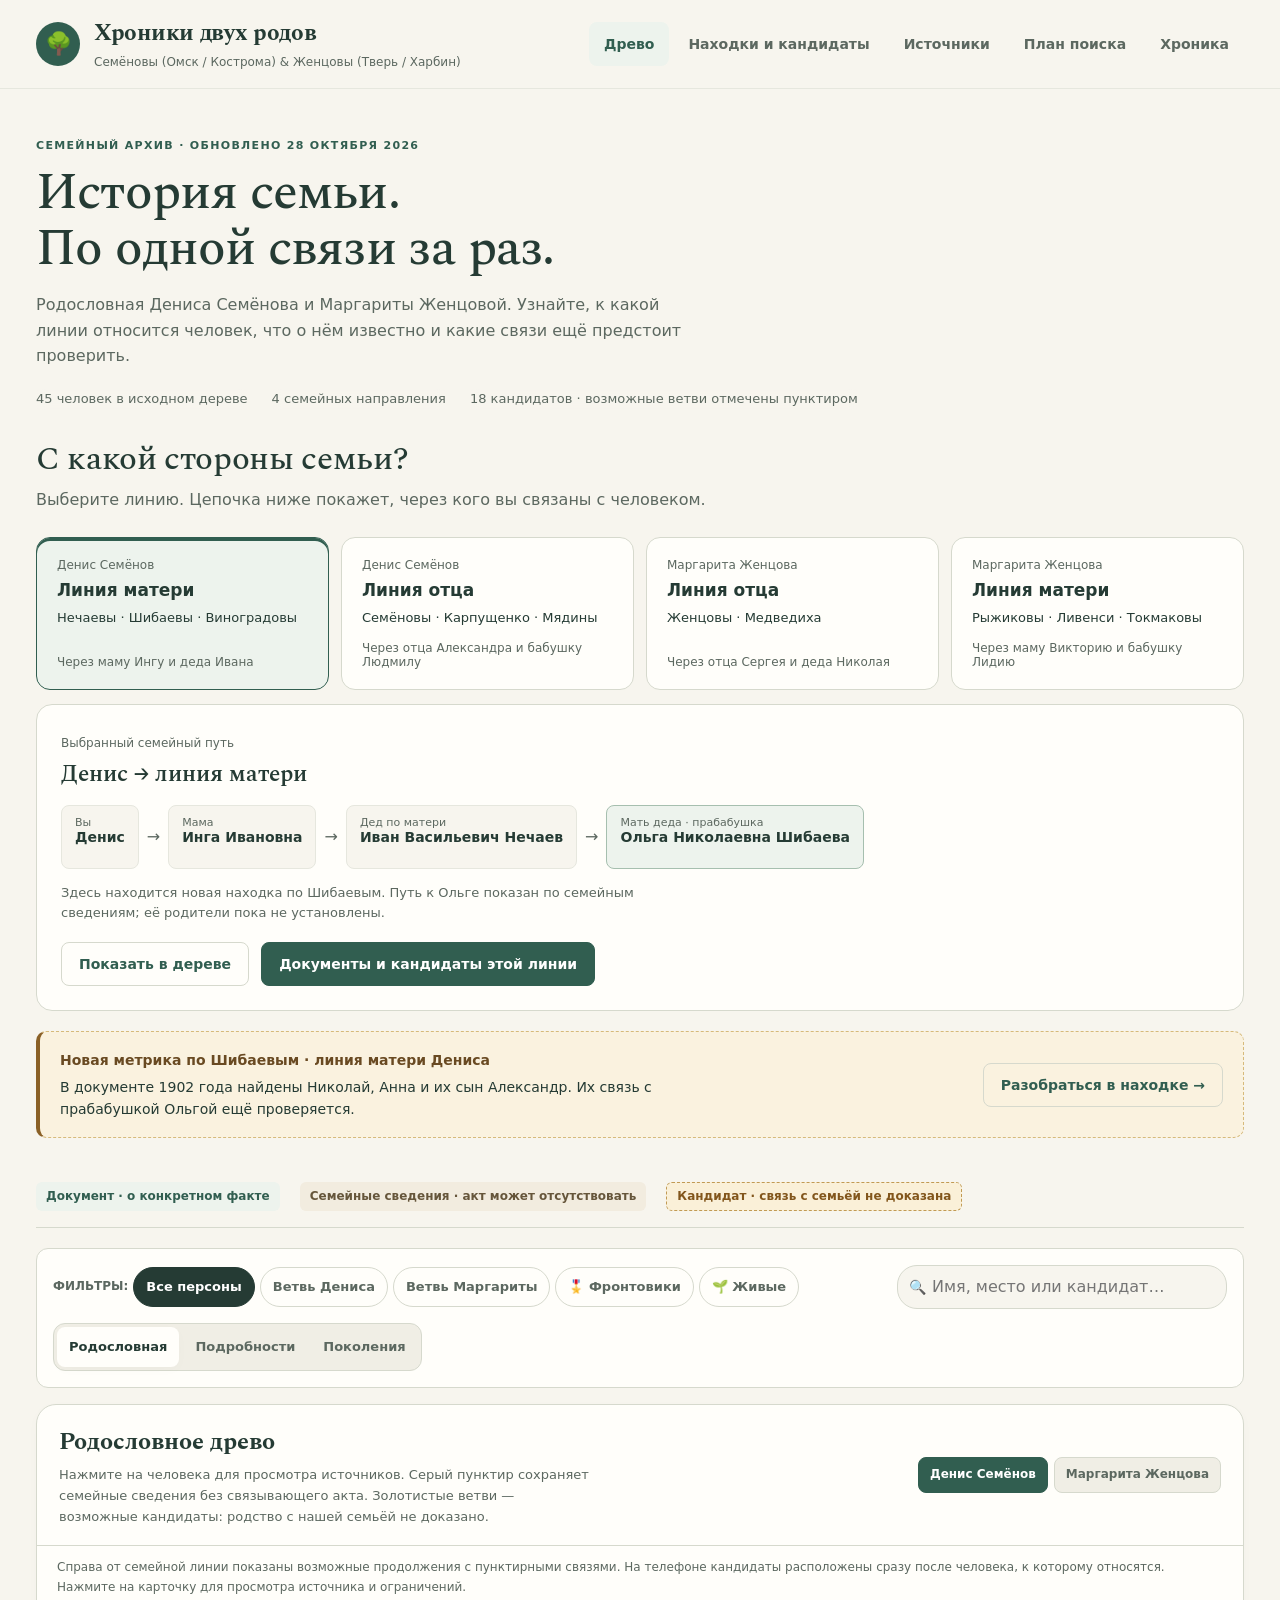
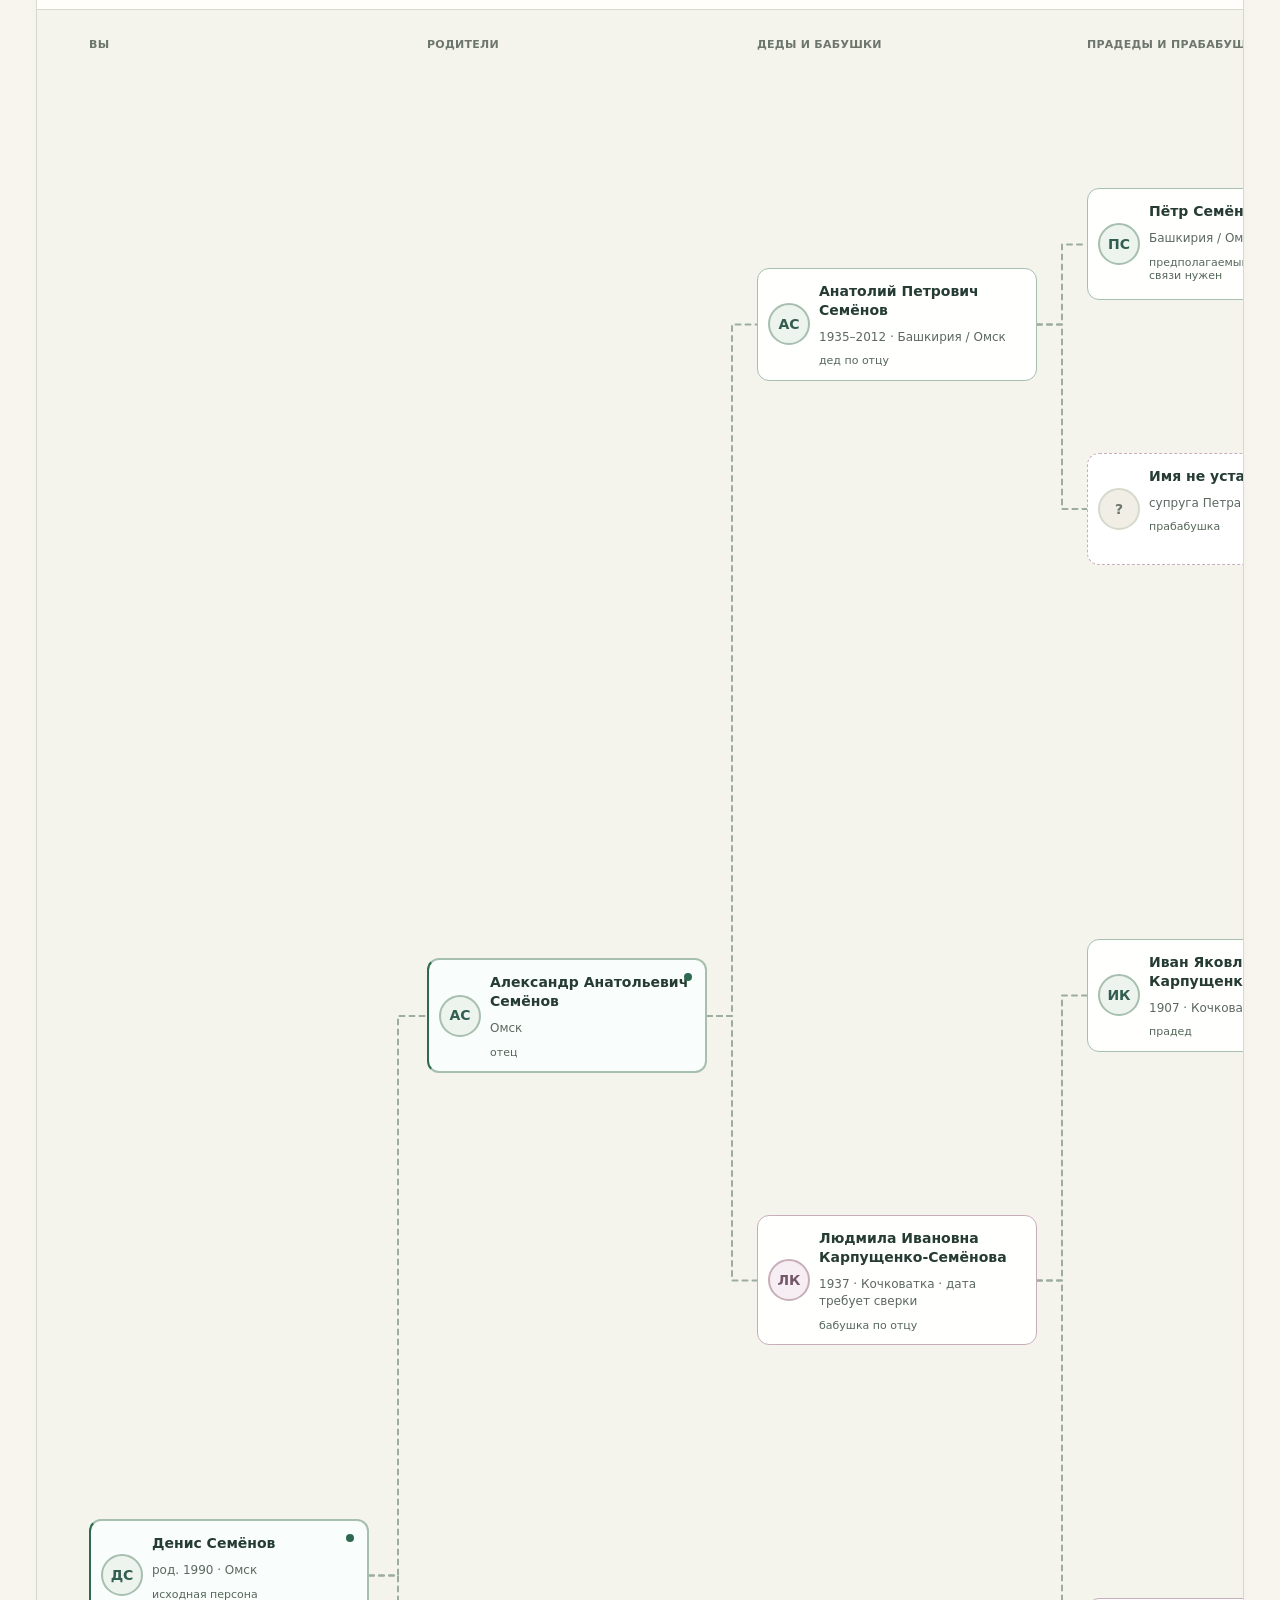
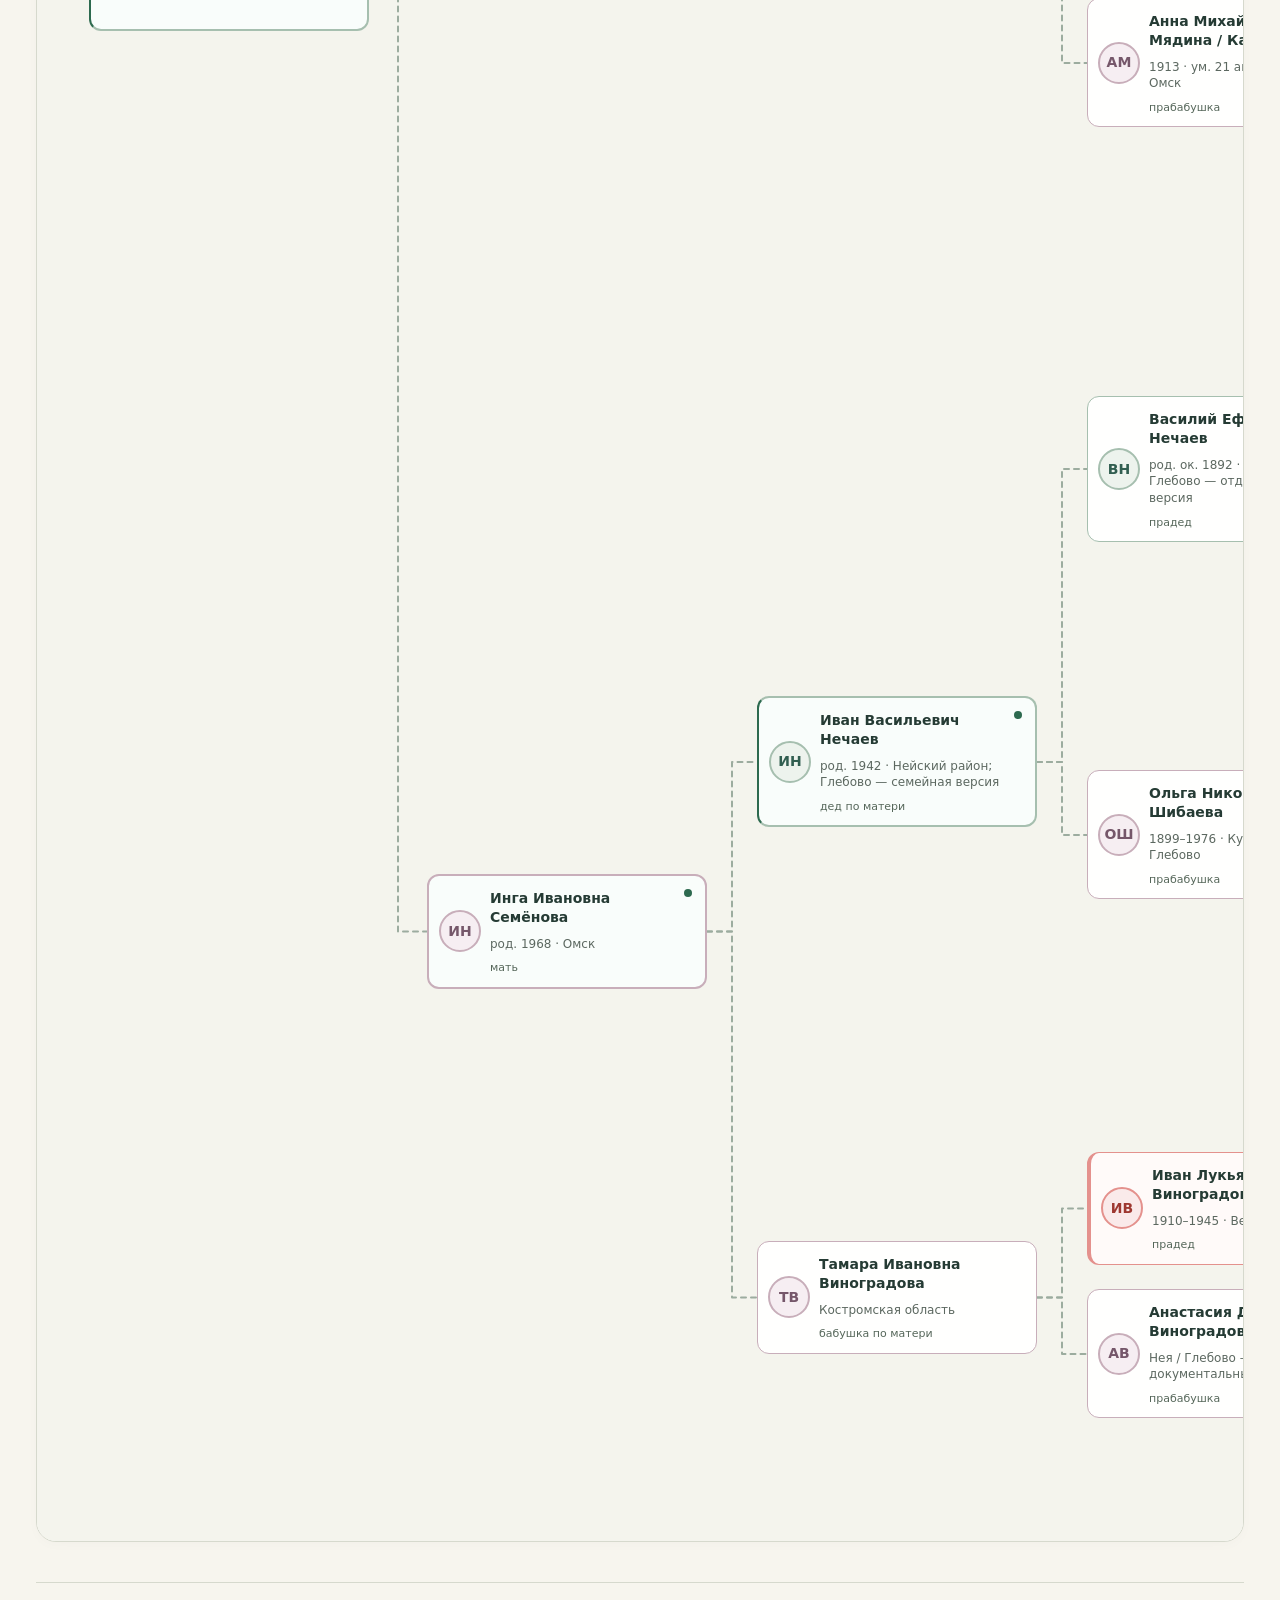
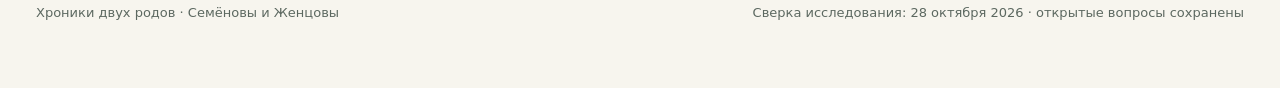
<file: index.html>
<!DOCTYPE html>
<html lang="ru">
<head>
<meta charset="UTF-8">
<meta name="viewport" content="width=device-width, initial-scale=1">
<title>Хроники двух родов · Семейные линии, документы и кандидаты</title>
<meta name="description" content="Родословная Семёновых и Женцовых: понятные семейные пути, архивные документы и кандидаты с открыто обозначенной неопределённостью.">
<link rel="icon" href="data:image/svg+xml,%3Csvg xmlns=%27http://www.w3.org/2000/svg%27 viewBox=%270 0 64 64%27%3E%3Crect width=%2764%27 height=%2764%27 rx=%2714%27 fill=%27%23315e50%27/%3E%3Cpath d=%27M32 50V20M32 32L18 24M32 39L46 29%27 stroke=%27%23f7f5ee%27 stroke-width=%274%27 fill=%27none%27/%3E%3C/svg%3E">
<link rel="preconnect" href="https://fonts.googleapis.com">
<link rel="preconnect" href="https://fonts.gstatic.com" crossorigin>
<link href="https://fonts.googleapis.com/css2?family=Cinzel:wght@600;700;800&family=Plus+Jakarta+Sans:wght@400;500;600;700&family=Spectral:ital,wght@0,400;0,600;1,400&display=swap" rel="stylesheet">
<style>
  :root {
    --bg: #f8f6f0;
    --surface: #ffffff;
    --surface-alt: #f1ede4;
    --ink: #221d17;
    --ink-muted: #6a6254;
    --ink-soft: #8f8576;
    --line: #c8bfae;
    --line-light: #e4dccf;
    
    --denis: #2a598c;
    --denis-bg: #edf4fc;
    --denis-border: #9ec0e6;
    
    --margo: #784880;
    --margo-bg: #f6eef8;
    --margo-border: #cc9bd9;

    --gold: #b3822a;
    --gold-bg: #fcf5e5;
    --gold-border: #e3be71;

    --war: #9e3831;
    --war-bg: #faeaea;
    --war-border: #e4918d;

    --green: #2d6a4f;
    --green-bg: #edf7f2;
    --green-border: #8ecaa8;

    --shadow-sm: 0 2px 6px rgba(40,30,20,0.05);
    --shadow-md: 0 6px 20px rgba(40,30,20,0.08);
    --shadow-lg: 0 16px 40px rgba(40,30,20,0.12);
  }

  * { box-sizing: border-box; margin: 0; padding: 0; }
  body {
    background: var(--bg);
    color: var(--ink);
    font-family: 'Plus Jakarta Sans', system-ui, -apple-system, sans-serif;
    line-height: 1.5;
    -webkit-font-smoothing: antialiased;
  }

  /* Header */
  header {
    background: rgba(255,255,255,0.96);
    border-bottom: 1px solid var(--line);
    position: sticky;
    top: 0;
    z-index: 100;
    backdrop-filter: blur(10px);
  }
  .header-inner {
    max-width: 1400px;
    margin: 0 auto;
    padding: 12px 24px;
    display: flex;
    align-items: center;
    justify-content: space-between;
    gap: 20px;
  }
  .logo-group {
    display: flex;
    align-items: center;
    gap: 14px;
  }
  .logo-icon {
    width: 44px;
    height: 44px;
    border-radius: 12px;
    background: linear-gradient(135deg, var(--denis), var(--margo));
    display: flex;
    align-items: center;
    justify-content: center;
    color: #fff;
    font-size: 22px;
    box-shadow: 0 4px 12px rgba(42,89,140,0.25);
  }
  .site-title {
    font-family: 'Cinzel', serif;
    font-size: 20px;
    font-weight: 700;
    color: var(--ink);
    letter-spacing: 0.5px;
  }
  .site-subtitle {
    font-size: 12px;
    color: var(--ink-muted);
    letter-spacing: 0.3px;
  }

  /* Nav Tabs */
  .nav-tabs {
    display: flex;
    gap: 8px;
    background: var(--surface-alt);
    padding: 4px;
    border-radius: 30px;
    border: 1px solid var(--line);
  }
  .nav-btn {
    border: none;
    background: transparent;
    padding: 8px 18px;
    border-radius: 20px;
    font-size: 13.5px;
    font-weight: 600;
    color: var(--ink-muted);
    cursor: pointer;
    transition: all 0.2s cubic-bezier(0.4, 0, 0.2, 1);
    display: flex;
    align-items: center;
    gap: 6px;
  }
  .nav-btn:hover {
    color: var(--ink);
  }
  .nav-btn.active {
    background: var(--surface);
    color: var(--ink);
    box-shadow: var(--shadow-sm);
  }

  /* Main Container */
  main {
    max-width: 1400px;
    margin: 0 auto;
    padding: 24px;
  }

  /* Hero Banner */
  .hero-banner {
    background: linear-gradient(135deg, #2a598c 0%, #1d3e63 50%, #4a2850 100%);
    border-radius: 20px;
    color: #ffffff;
    padding: 32px 36px;
    margin-bottom: 24px;
    box-shadow: var(--shadow-md);
    position: relative;
    overflow: hidden;
  }
  .hero-banner::after {
    content: "🌳";
    position: absolute;
    right: 20px;
    bottom: -15px;
    font-size: 130px;
    opacity: 0.08;
    pointer-events: none;
  }
  .hero-title {
    font-family: 'Cinzel', serif;
    font-size: 28px;
    font-weight: 700;
    margin-bottom: 8px;
    color: #ffffff;
  }
  .hero-text {
    font-family: 'Spectral', serif;
    font-size: 16px;
    max-width: 900px;
    line-height: 1.6;
    color: rgba(255,255,255,0.9);
  }
  .hero-stats {
    display: flex;
    gap: 24px;
    margin-top: 20px;
    flex-wrap: wrap;
  }
  .stat-pill {
    background: rgba(255,255,255,0.12);
    border: 1px solid rgba(255,255,255,0.25);
    padding: 6px 14px;
    border-radius: 20px;
    font-size: 13px;
    font-weight: 500;
    display: flex;
    align-items: center;
    gap: 6px;
    backdrop-filter: blur(4px);
  }

  /* Tree Controls Bar */
  .controls-bar {
    background: var(--surface);
    border: 1px solid var(--line);
    border-radius: 16px;
    padding: 12px 18px;
    margin-bottom: 24px;
    display: flex;
    align-items: center;
    justify-content: space-between;
    gap: 16px;
    flex-wrap: wrap;
    box-shadow: var(--shadow-sm);
  }
  .filter-group {
    display: flex;
    gap: 8px;
    flex-wrap: wrap;
    align-items: center;
  }
  .filter-chip {
    border: 1px solid var(--line);
    background: var(--surface);
    padding: 6px 14px;
    border-radius: 20px;
    font-size: 12.5px;
    font-weight: 600;
    color: var(--ink-muted);
    cursor: pointer;
    transition: all 0.15s ease;
  }
  .filter-chip:hover {
    border-color: var(--ink);
    color: var(--ink);
  }
  .filter-chip.active {
    background: var(--ink);
    border-color: var(--ink);
    color: #ffffff;
  }
  .search-box {
    position: relative;
    min-width: 260px;
  }
  .search-input {
    width: 100%;
    padding: 8px 14px 8px 34px;
    border: 1px solid var(--line);
    border-radius: 20px;
    font-size: 13px;
    font-family: inherit;
    background: var(--bg);
    outline: none;
    transition: border 0.2s;
  }
  .search-input:focus {
    border-color: var(--denis);
    background: #fff;
  }
  .search-icon {
    position: absolute;
    left: 12px;
    top: 50%;
    transform: translateY(-50%);
    font-size: 14px;
    color: var(--ink-soft);
    pointer-events: none;
  }
  .view-toggle {
    display: flex;
    gap: 4px;
    background: var(--surface-alt);
    padding: 3px;
    border-radius: 12px;
    border: 1px solid var(--line);
  }
  .view-btn {
    border: none;
    background: transparent;
    padding: 6px 12px;
    border-radius: 8px;
    font-size: 12px;
    font-weight: 600;
    color: var(--ink-muted);
    cursor: pointer;
  }
  .view-btn.active {
    background: var(--surface);
    color: var(--ink);
    box-shadow: var(--shadow-sm);
  }

  /* Tree Sections */
  .tree-dual-container {
    display: flex;
    flex-direction: column;
    gap: 32px;
  }
  .tree-section {
    background: var(--surface);
    border: 1px solid var(--line);
    border-radius: 20px;
    padding: 28px;
    box-shadow: var(--shadow-sm);
  }
  .section-head {
    display: flex;
    align-items: center;
    justify-content: space-between;
    padding-bottom: 16px;
    margin-bottom: 24px;
    border-bottom: 2px solid var(--surface-alt);
  }
  .section-title {
    font-family: 'Cinzel', serif;
    font-size: 20px;
    font-weight: 700;
    display: flex;
    align-items: center;
    gap: 10px;
  }
  .branch-tag {
    font-size: 12px;
    font-family: 'Plus Jakarta Sans', sans-serif;
    font-weight: 700;
    padding: 4px 10px;
    border-radius: 6px;
    text-transform: uppercase;
    letter-spacing: 0.5px;
  }
  .tag-denis { background: var(--denis-bg); color: var(--denis); border: 1px solid var(--denis-border); }
  .tag-margo { background: var(--margo-bg); color: var(--margo); border: 1px solid var(--margo-border); }

  /* Tree Nodes (CSS nested tree) */
  .tree-root-box {
    margin-bottom: 24px;
    display: flex;
    justify-content: center;
  }
  .tree-branches {
    display: grid;
    grid-template-columns: repeat(auto-fit, minmax(420px, 1fr));
    gap: 28px;
  }
  .sub-branch {
    background: var(--bg);
    border-radius: 16px;
    padding: 20px;
    border: 1px solid var(--line-light);
  }
  .sub-branch-title {
    font-size: 14px;
    font-weight: 700;
    color: var(--ink-muted);
    text-transform: uppercase;
    letter-spacing: 0.5px;
    margin-bottom: 16px;
    display: flex;
    align-items: center;
    gap: 6px;
  }

  /* Tree List Lines */
  .tree-ul {
    list-style: none;
    padding-left: 20px;
    position: relative;
  }
  .tree-ul::before {
    content: '';
    position: absolute;
    left: 7px;
    top: 0;
    bottom: 12px;
    width: 2px;
    background: var(--line);
  }
  .tree-li {
    position: relative;
    margin-bottom: 16px;
  }
  .tree-li::before {
    content: '';
    position: absolute;
    left: -13px;
    top: 24px;
    width: 13px;
    height: 2px;
    background: var(--line);
  }

  /* Person Card */
  .p-card {
    background: var(--surface);
    border: 1.5px solid var(--line);
    border-radius: 14px;
    padding: 14px 16px;
    cursor: pointer;
    transition: all 0.2s cubic-bezier(0.4, 0, 0.2, 1);
    box-shadow: var(--shadow-sm);
    display: flex;
    flex-direction: column;
    gap: 6px;
    position: relative;
    max-width: 380px;
  }
  .p-card:hover {
    transform: translateY(-2px);
    box-shadow: var(--shadow-md);
    border-color: var(--denis);
  }
  .p-card.denis-branch { border-left: 4px solid var(--denis); }
  .p-card.margo-branch { border-left: 4px solid var(--margo); }
  .p-card.gold-status { border-left: 4px solid var(--gold); background: #fffdf9; }
  .p-card.war-status { border-left: 4px solid var(--war); background: #fffaf9; }
  .p-card.living-status { border-left: 4px solid var(--green); background: #f9fdfb; }

  .p-top {
    display: flex;
    align-items: center;
    justify-content: space-between;
    gap: 8px;
  }
  .p-role {
    font-size: 11px;
    font-weight: 700;
    text-transform: uppercase;
    letter-spacing: 0.5px;
    color: var(--ink-soft);
  }
  .badge {
    font-size: 10.5px;
    font-weight: 700;
    padding: 2px 7px;
    border-radius: 6px;
    display: inline-flex;
    align-items: center;
    gap: 4px;
  }
  .b-gold { background: var(--gold-bg); color: var(--gold); border: 1px solid var(--gold-border); }
  .b-war { background: var(--war-bg); color: var(--war); border: 1px solid var(--war-border); }
  .b-living { background: var(--green-bg); color: var(--green); border: 1px solid var(--green-border); }
  .b-cand { background: #eee; color: #555; border: 1px solid #ccc; }

  .p-name {
    font-size: 15px;
    font-weight: 700;
    color: var(--ink);
    line-height: 1.3;
  }
  .p-dates {
    font-size: 12px;
    color: var(--ink-muted);
    display: flex;
    align-items: center;
    gap: 4px;
  }
  .p-places {
    font-size: 11.5px;
    color: var(--ink-soft);
    white-space: nowrap;
    overflow: hidden;
    text-overflow: ellipsis;
  }
  .p-snippet {
    font-family: 'Spectral', serif;
    font-size: 12.5px;
    color: var(--ink);
    background: var(--surface-alt);
    padding: 6px 10px;
    border-radius: 8px;
    margin-top: 4px;
    line-height: 1.4;
  }

  /* Generational Grid View */
  .gen-grid {
    display: flex;
    flex-direction: column;
    gap: 24px;
  }
  .gen-row {
    display: flex;
    gap: 16px;
    align-items: flex-start;
  }
  .gen-label {
    min-width: 140px;
    font-family: 'Cinzel', serif;
    font-size: 13px;
    font-weight: 700;
    color: var(--ink-muted);
    padding-top: 14px;
    border-right: 2px solid var(--line-light);
    margin-right: 16px;
  }
  .gen-cards {
    display: flex;
    gap: 16px;
    flex-wrap: wrap;
    flex: 1;
  }

  /* Pedigree view: compact horizontal family map */
  .pedigree-view {
    background: var(--surface);
    border: 1px solid var(--line);
    border-radius: 20px;
    box-shadow: var(--shadow-sm);
    overflow: hidden;
  }
  .pedigree-head {
    display: flex;
    align-items: center;
    justify-content: space-between;
    gap: 16px;
    padding: 18px 22px;
    border-bottom: 1px solid var(--line);
  }
  .pedigree-head h2 { margin: 0; font-family: 'Cinzel', serif; font-size: 18px; }
  .pedigree-head p { margin: 4px 0 0; font-size: 12px; color: var(--ink-muted); }
  .pedigree-switch { display: flex; gap: 6px; flex-wrap: wrap; }
  .pedigree-switch button {
    border: 1px solid var(--line); background: var(--surface-alt); color: var(--ink-muted);
    padding: 7px 11px; border-radius: 8px; font: inherit; font-size: 12px; font-weight: 700; cursor: pointer;
  }
  .pedigree-switch button.active { background: var(--denis); border-color: var(--denis); color: #fff; }
  .pedigree-switch button.margo.active { background: var(--margo); border-color: var(--margo); }
  .pedigree-scroll { overflow: auto; padding: 18px; background-color: #faf9f5;
    background-image: radial-gradient(#ded9cc 0.8px, transparent 0.8px); background-size: 18px 18px; }
  .pedigree-canvas { position: relative; width: 1370px; height: 900px; margin: 0 auto; }
  .pedigree-family { position: absolute; inset: 0; }
  .pedigree-family[hidden] { display: none; }
  .pedigree-label { position: absolute; top: 6px; font-size: 10px; font-weight: 800; letter-spacing: .08em; text-transform: uppercase; color: var(--ink-soft); }
  .pedigree-lines { position: absolute; inset: 0; width: 1370px; height: 900px; overflow: visible; pointer-events: none; }
  .pedigree-lines path { fill: none; stroke: #c9c4b8; stroke-width: 2; stroke-linecap: round; stroke-linejoin: round; }
  .ped-card {
    position: absolute; width: 260px; min-height: 88px; margin: 0; padding: 11px 12px 10px 62px;
    border: 1.5px solid var(--denis-border); border-radius: 999px; background: rgba(255,255,255,.97);
    box-shadow: 0 2px 7px rgba(45, 38, 25, .08); cursor: pointer; transition: transform .15s, box-shadow .15s;
  }
  .ped-card:hover { transform: translateY(-2px); box-shadow: var(--shadow-md); z-index: 2; }
  .ped-card.female { border-color: var(--margo-border); }
  .ped-card.unknown { border-style: dashed; color: var(--ink-muted); cursor: default; }
  .ped-card .ped-avatar {
    position: absolute; left: 10px; top: 50%; transform: translateY(-50%); width: 42px; height: 42px;
    border-radius: 50%; display: grid; place-items: center; background: var(--denis-bg); color: var(--denis);
    border: 2px solid var(--denis-border); font-weight: 800; font-size: 14px;
  }
  .ped-card.female .ped-avatar { background: var(--margo-bg); color: var(--margo); border-color: var(--margo-border); }
  .ped-card.unknown .ped-avatar { background: var(--surface-alt); color: var(--ink-soft); border-color: var(--line); }
  .ped-name { font-size: 13px; line-height: 1.25; font-weight: 800; color: var(--ink); }
  .ped-meta { margin-top: 3px; color: var(--ink-muted); font-size: 11px; line-height: 1.3; }
  .ped-role { margin-top: 3px; color: var(--ink-soft); font-size: 10px; line-height: 1.2; }
  .ped-card.war-status { border-color: var(--war-border); }
  .ped-card.war-status .ped-avatar { color: var(--war); background: var(--war-bg); border-color: var(--war-border); }
  .ped-card.living-status { border-width: 2px; }
  .ped-card.living-status::after { content: ''; position: absolute; right: 13px; top: 13px; width: 8px; height: 8px; border-radius: 50%; background: var(--green); }
  .ped-card .ped-fact { display: inline-block; margin-top: 4px; color: var(--gold); font-size: 10px; font-weight: 700; }
  .ped-card.margo-card { border-color: var(--margo-border); }
  .ped-card.margo-card .ped-avatar { background: var(--margo-bg); color: var(--margo); border-color: var(--margo-border); }
  @media (max-width: 720px) {
    .pedigree-head { align-items: flex-start; flex-direction: column; }
    .pedigree-scroll { padding: 10px; }
    .pedigree-canvas { transform-origin: top left; }
  }

  /* Sources Table */
  .sources-table-wrap {
    overflow-x: auto;
    border: 1px solid var(--line);
    border-radius: 16px;
    background: var(--surface);
    box-shadow: var(--shadow-sm);
  }
  .s-table {
    width: 100%;
    border-collapse: collapse;
    text-align: left;
    font-size: 13px;
  }
  .s-table th {
    background: var(--surface-alt);
    padding: 12px 16px;
    font-weight: 700;
    color: var(--ink);
    border-bottom: 2px solid var(--line);
    font-family: 'Plus Jakarta Sans', sans-serif;
  }
  .s-table td {
    padding: 12px 16px;
    border-bottom: 1px solid var(--line-light);
    vertical-align: top;
  }
  .s-table tr:hover {
    background: var(--bg);
  }
  .source-link {
    color: var(--denis);
    font-weight: 600;
    text-decoration: none;
    display: inline-flex;
    align-items: center;
    gap: 4px;
  }
  .source-link:hover { text-decoration: underline; }
  .fact-badge {
    display: inline-flex;
    align-items: center;
    gap: 4px;
    font-size: 11px;
    font-weight: 700;
    padding: 2px 8px;
    border-radius: 12px;
  }
  .fb-doc { background: #e8f5e9; color: #2e7d32; border: 1px solid #a5d6a7; }
  .fb-pub { background: #fffde7; color: #f57f17; border: 1px solid #fff59d; }
  .fb-mem { background: #fff3e0; color: #e65100; border: 1px solid #ffcc80; }
  .fb-hyp { background: #ffebee; color: #c62828; border: 1px solid #ef9a9a; }

  /* Progress Bars */
  .progress-card {
    background: var(--surface);
    border: 1px solid var(--line);
    border-radius: 16px;
    padding: 20px;
    margin-bottom: 16px;
    box-shadow: var(--shadow-sm);
  }
  .progress-top {
    display: flex;
    justify-content: space-between;
    align-items: center;
    margin-bottom: 10px;
  }
  .progress-title {
    font-size: 15px;
    font-weight: 700;
  }
  .progress-pct {
    font-size: 13px;
    font-weight: 700;
    color: var(--denis);
  }
  .progress-bar-bg {
    background: var(--surface-alt);
    height: 10px;
    border-radius: 6px;
    overflow: hidden;
    margin-bottom: 12px;
    border: 1px solid var(--line-light);
  }
  .progress-bar-fill {
    height: 100%;
    border-radius: 6px;
    background: linear-gradient(90deg, var(--denis), var(--margo));
  }
  .progress-details {
    font-size: 13px;
    color: var(--ink);
    line-height: 1.5;
  }
  .tpl-box {
    background: var(--bg);
    border: 1px dashed var(--line);
    border-radius: 12px;
    padding: 14px;
    font-family: monospace;
    font-size: 12.5px;
    margin-top: 10px;
    white-space: pre-wrap;
    line-height: 1.4;
  }
  .copy-btn {
    background: var(--ink);
    color: #fff;
    border: none;
    padding: 6px 14px;
    border-radius: 8px;
    font-size: 12px;
    font-weight: 600;
    cursor: pointer;
    margin-top: 10px;
    display: inline-flex;
    align-items: center;
    gap: 6px;
  }
  .copy-btn:hover { background: #000; }

  /* Timeline */
  .timeline-wrap {
    position: relative;
    padding: 20px 0;
  }
  .timeline-wrap::before {
    content: '';
    position: absolute;
    left: 24px;
    top: 0;
    bottom: 0;
    width: 2px;
    background: var(--line);
  }
  .t-item {
    position: relative;
    padding-left: 60px;
    margin-bottom: 24px;
  }
  .t-dot {
    position: absolute;
    left: 17px;
    top: 4px;
    width: 16px;
    height: 16px;
    border-radius: 50%;
    background: var(--surface);
    border: 3px solid var(--denis);
    box-shadow: 0 0 0 3px var(--bg);
  }
  .t-dot.margo { border-color: var(--margo); }
  .t-dot.war { border-color: var(--war); }
  .t-card {
    background: var(--surface);
    border: 1px solid var(--line);
    border-radius: 14px;
    padding: 16px 20px;
    box-shadow: var(--shadow-sm);
  }
  .t-year {
    font-family: 'Cinzel', serif;
    font-size: 14px;
    font-weight: 700;
    color: var(--denis);
    margin-bottom: 4px;
  }
  .t-title {
    font-size: 15px;
    font-weight: 700;
    margin-bottom: 4px;
  }
  .t-desc {
    font-size: 13px;
    color: var(--ink-muted);
  }

  /* Modal Dossier */
  .modal-overlay {
    position: fixed;
    top: 0; left: 0; right: 0; bottom: 0;
    background: rgba(34, 29, 23, 0.6);
    backdrop-filter: blur(6px);
    z-index: 1000;
    display: none;
    align-items: center;
    justify-content: center;
    padding: 20px;
  }
  .modal-overlay.active { display: flex; }
  .modal-box {
    background: var(--surface);
    border-radius: 24px;
    max-width: 740px;
    width: 100%;
    max-height: 90vh;
    overflow-y: auto;
    box-shadow: var(--shadow-lg);
    border: 1px solid var(--line);
    padding: 32px;
    position: relative;
    animation: modalIn 0.25s cubic-bezier(0.16, 1, 0.3, 1);
  }
  @keyframes modalIn {
    from { opacity: 0; transform: scale(0.95) translateY(10px); }
    to { opacity: 1; transform: scale(1) translateY(0); }
  }
  .modal-close {
    position: absolute;
    right: 20px;
    top: 20px;
    background: var(--surface-alt);
    border: none;
    width: 36px;
    height: 36px;
    border-radius: 50%;
    font-size: 18px;
    cursor: pointer;
    color: var(--ink-muted);
    display: flex;
    align-items: center;
    justify-content: center;
    transition: all 0.15s;
  }
  .modal-close:hover { background: var(--line); color: var(--ink); }
  .modal-header {
    margin-bottom: 24px;
    padding-right: 40px;
  }
  .modal-name {
    font-family: 'Cinzel', serif;
    font-size: 24px;
    font-weight: 700;
    color: var(--ink);
    margin-top: 6px;
  }
  .modal-dates {
    font-size: 13.5px;
    color: var(--ink-muted);
    margin-top: 4px;
  }
  .modal-sec {
    margin-bottom: 20px;
  }
  .modal-sec-title {
    font-size: 13px;
    font-weight: 700;
    text-transform: uppercase;
    letter-spacing: 0.5px;
    color: var(--ink-muted);
    margin-bottom: 10px;
    display: flex;
    align-items: center;
    gap: 6px;
  }
  .modal-sec-body {
    background: var(--bg);
    border-radius: 12px;
    padding: 14px 16px;
    border: 1px solid var(--line-light);
  }
  .fact-list {
    list-style: none;
    display: flex;
    flex-direction: column;
    gap: 8px;
  }
  .fact-item {
    font-size: 13px;
    display: flex;
    align-items: flex-start;
    gap: 10px;
    line-height: 1.4;
  }
  .family-links {
    display: flex;
    flex-wrap: wrap;
    gap: 8px;
  }
  .f-btn {
    background: var(--surface);
    border: 1px solid var(--line);
    padding: 6px 12px;
    border-radius: 8px;
    font-size: 12.5px;
    cursor: pointer;
    transition: all 0.15s;
  }
  .f-btn:hover {
    border-color: var(--denis);
    background: var(--denis-bg);
  }

  /* Tab Panes */
  .tab-pane { display: none; }
  .tab-pane.active { display: block; }
</style>
<link rel="stylesheet" href="assets/site.css?v=20261028-1">
</head>
<body>
<a class="skip-link" href="#main">Перейти к содержанию</a>

<header>
  <div class="header-inner">
    <div class="logo-group">
      <div class="logo-icon">🌳</div>
      <div>
        <div class="site-title">Хроники двух родов</div>
        <div class="site-subtitle">Семёновы (Омск / Кострома) & Женцовы (Тверь / Харбин)</div>
      </div>
    </div>

    <nav class="nav-tabs" aria-label="Разделы семейного архива">
      <button class="nav-btn active" data-tab="tree" aria-pressed="true" onclick="switchTab('tree')">Древо</button>
      <button class="nav-btn" data-tab="findings" aria-pressed="false" onclick="switchTab('findings')">Находки и кандидаты</button>
      <button class="nav-btn" data-tab="sources" aria-pressed="false" onclick="switchTab('sources')">Источники</button>
      <button class="nav-btn" data-tab="progress" aria-pressed="false" onclick="switchTab('progress')">План поиска</button>
      <button class="nav-btn" data-tab="timeline" aria-pressed="false" onclick="switchTab('timeline')">Хроника</button>
    </nav>
  </div>
</header>

<main id="main">

  <section class="hero-banner" aria-labelledby="archive-title">
    <span class="eyebrow">Семейный архив · обновлено 28 октября 2026</span>
    <h1 class="hero-title" id="archive-title">История семьи.<br>По одной связи за раз.</h1>
    <p class="hero-text">Родословная Дениса Семёнова и Маргариты Женцовой. Узнайте, к какой линии относится человек, что о нём известно и какие связи ещё предстоит проверить.</p>
    <div class="hero-stats">
      <span class="stat-pill">45 человек в исходном дереве</span>
      <span class="stat-pill">4 семейных направления</span>
      <span class="stat-pill">18 кандидатов · возможные ветви отмечены пунктиром</span>
    </div>
  </section>

  <!-- ================= TAB 1: TREE ================= -->
  <div id="tab-tree" class="tab-pane active">
    <section class="branch-guide" id="branch-guide" aria-labelledby="branch-heading">
      <h2 class="section-heading" id="branch-heading">С какой стороны семьи?</h2>
      <p class="section-intro">Выберите линию. Цепочка ниже покажет, через кого вы связаны с человеком.</p>
      <div class="branch-grid" id="branch-choices"></div>
      <div class="route-panel" id="route-panel"></div>
      <aside class="research-note">
        <p><strong>Новая метрика по Шибаевым · линия матери Дениса</strong>В документе 1902 года найдены Николай, Анна и их сын Александр. Их связь с прабабушкой Ольгой ещё проверяется.</p>
        <button class="action-button secondary" onclick="showFinding('shibaev')">Разобраться в находке →</button>
      </aside>
    </section>
    <div class="evidence-legend" aria-label="Как читать сведения">
      <span class="evidence-label document">Документ · о конкретном факте</span>
      <span class="evidence-label family">Семейные сведения · акт может отсутствовать</span>
      <span class="evidence-label candidate">Кандидат · связь с семьёй не доказана</span>
    </div>


    <!-- Controls Bar -->
    <div class="controls-bar">
      <div class="filter-group">
        <span style="font-size:12px; font-weight:700; color:var(--ink-muted); text-transform:uppercase;">Фильтры:</span>
        <button class="filter-chip active" data-filter="all" aria-pressed="true" onclick="filterTree('all')">Все персоны</button>
        <button class="filter-chip" data-filter="denis" aria-pressed="false" onclick="filterTree('denis')">Ветвь Дениса</button>
        <button class="filter-chip" data-filter="margo" aria-pressed="false" onclick="filterTree('margo')">Ветвь Маргариты</button>
        <button class="filter-chip" data-filter="war" aria-pressed="false" onclick="filterTree('war')">🎖️ Фронтовики</button>
        <button class="filter-chip" data-filter="living" aria-pressed="false" onclick="filterTree('living')">🌱 Живые</button>
      </div>

      <div class="search-box">
        <span class="search-icon">🔍</span>
        <input type="text" class="search-input" aria-label="Поиск людей, включая кандидатов" placeholder="Имя, место или кандидат…" oninput="searchNodes(this.value)">
      </div>

      <div class="view-toggle">
        <button class="view-btn active" id="btn-view-pedigree" onclick="setViewMode('pedigree')">Родословная</button>
        <button class="view-btn" id="btn-view-hier" onclick="setViewMode('hier')">Подробности</button>
        <button class="view-btn" id="btn-view-gen" onclick="setViewMode('gen')">Поколения</button>
      </div>
    </div>

    <section class="search-results" id="search-results" hidden aria-live="polite">
      <h3 id="search-summary"></h3><div class="result-list" id="search-matches"></div>
    </section>
    <!-- VIEW 1: HORIZONTAL PEDIGREE -->
    <!-- Публикационный триггер: основное представление древа — горизонтальная родословная. -->
    <section id="view-pedigree" class="pedigree-view">
      <div class="pedigree-head">
        <div>
          <h2>Родословное древо</h2>
          <p>Нажмите на человека для просмотра источников. Серый пунктир сохраняет семейные сведения без связывающего акта. Золотистые ветви — возможные кандидаты: родство с нашей семьёй не доказано.</p>
        </div>
        <div class="pedigree-switch" aria-label="Выбор дерева">
          <button class="active" id="ped-btn-denis" onclick="switchPedigree('denis')">Денис Семёнов</button>
          <button class="margo" id="ped-btn-margo" onclick="switchPedigree('margo')">Маргарита Женцова</button>
        </div>
      </div>
      <p class="scroll-hint">Справа от семейной линии показаны возможные продолжения с пунктирными связями. На телефоне кандидаты расположены сразу после человека, к которому относятся. Нажмите на карточку для просмотра источника и ограничений.</p>
      <div class="pedigree-scroll">
        <div class="pedigree-canvas">
          <div class="pedigree-family" id="pedigree-denis">
            <span class="pedigree-label" style="left:32px">Вы</span>
            <span class="pedigree-label" style="left:370px">Родители</span>
            <span class="pedigree-label" style="left:700px">Деды и бабушки</span>
            <span class="pedigree-label" style="left:1030px">Прадеды и прабабушки</span>
            <svg class="pedigree-lines" viewBox="0 0 1450 1090" aria-hidden="true"><path class="family-edge" d="M312 528 H340 V261 H370 M340 528 V663 H370" /><path class="family-edge" d="M650 261 H675 V155 H700 M675 261 V367 H700" /><path class="family-edge" d="M650 663 H675 V568 H700 M675 663 V781 H700" /><path class="family-edge" d="M980 155 H1005 V108 H1030 M1005 155 V226 H1030" /><path class="family-edge" d="M980 367 H1005 V332 H1030 M1005 367 V450 H1030" /><path class="family-edge" d="M980 568 H1005 V556 H1030 M1005 568 V674 H1030" /><path class="family-edge" d="M980 781 H1005 V792 H1030 M1005 781 V910 H1030" /></svg>

            <div class="p-card ped-card living-status" style="left:32px;top:472px" onclick="openDossier('denis')">
              <div class="ped-avatar">ДС</div><div class="ped-name">Денис Семёнов</div><div class="ped-meta">род. 1990 · Омск</div><div class="ped-role">исходная персона</div>
            </div>
            <div class="p-card ped-card living-status" style="left:370px;top:205px" onclick="openDossier('alex_sem')">
              <div class="ped-avatar">АС</div><div class="ped-name">Александр Анатольевич Семёнов</div><div class="ped-meta">Омск</div><div class="ped-role">отец</div>
            </div>
            <div class="p-card ped-card female living-status" style="left:370px;top:607px" onclick="openDossier('inga_nech')">
              <div class="ped-avatar">ИН</div><div class="ped-name">Инга Ивановна Семёнова</div><div class="ped-meta">род. 1968 · Омск</div><div class="ped-role">мать</div>
            </div>
            <div class="p-card ped-card" style="left:700px;top:99px" onclick="openDossier('anatoly_sem')">
              <div class="ped-avatar">АС</div><div class="ped-name">Анатолий Петрович Семёнов</div><div class="ped-meta">1935–2012 · Башкирия / Омск</div><div class="ped-role">дед по отцу</div>
            </div>
            <div class="p-card ped-card female" style="left:700px;top:312px" onclick="openDossier('lyudmila_karp')">
              <div class="ped-avatar">ЛК</div><div class="ped-name">Людмила Ивановна Карпущенко-Семёнова</div><div class="ped-meta">1937 · Кочковатка · дата требует сверки</div><div class="ped-role">бабушка по отцу</div>
            </div>
            <div class="p-card ped-card living-status" style="left:700px;top:512px" onclick="openDossier('ivan_vas_nech')">
              <div class="ped-avatar">ИН</div><div class="ped-name">Иван Васильевич Нечаев</div><div class="ped-meta">род. 1942 · Нейский район; Глебово — семейная версия</div><div class="ped-role">дед по матери</div>
            </div>
            <div class="p-card ped-card female" style="left:700px;top:725px" onclick="openDossier('tamara_vinogr')">
              <div class="ped-avatar">ТВ</div><div class="ped-name">Тамара Ивановна Виноградова</div><div class="ped-meta">Костромская область</div><div class="ped-role">бабушка по матери</div>
            </div>
            <div class="p-card ped-card" style="left:1030px;top:52px" onclick="openDossier('petr_sem')">
              <div class="ped-avatar">ПС</div><div class="ped-name">Пётр Семёнов</div><div class="ped-meta">Башкирия / Омская обл.</div><div class="ped-role">предполагаемый прадед · акт связи нужен</div>
            </div>
            <div class="p-card ped-card female unknown" style="left:1030px;top:170px">
              <div class="ped-avatar">?</div><div class="ped-name">Имя не установлено</div><div class="ped-meta">супруга Петра Семёнова</div><div class="ped-role">прабабушка</div>
            </div>
            <div class="p-card ped-card" style="left:1030px;top:276px" onclick="openDossier('ivan_karp')">
              <div class="ped-avatar">ИК</div><div class="ped-name">Иван Яковлевич Карпущенко</div><div class="ped-meta">1907 · Кочковатка</div><div class="ped-role">прадед</div>
            </div>
            <div class="p-card ped-card female" style="left:1030px;top:394px" onclick="openDossier('anna_myadina')">
              <div class="ped-avatar">АМ</div><div class="ped-name">Анна Михайловна Мядина / Карпущенко</div><div class="ped-meta">1913 · ум. 21 августа 2002 · Омск</div><div class="ped-role">прабабушка</div>
            </div>
            <div class="p-card ped-card" style="left:1030px;top:500px" onclick="openDossier('vasily_efim_nech')">
              <div class="ped-avatar">ВН</div><div class="ped-name">Василий Ефимович Нечаев</div><div class="ped-meta">род. ок. 1892 · Турилово; Глебово — отдельная семейная версия</div><div class="ped-role">прадед</div>
            </div>
            <div class="p-card ped-card female" style="left:1030px;top:618px" onclick="openDossier('olga_shibaeva')">
              <div class="ped-avatar">ОШ</div><div class="ped-name">Ольга Николаевна Шибаева</div><div class="ped-meta">1899–1976 · Курсаново / Глебово</div><div class="ped-role">прабабушка</div>
            </div>
            <div class="p-card ped-card war-status" style="left:1030px;top:736px" onclick="openDossier('ivan_luk_vinogr')">
              <div class="ped-avatar">ИВ</div><div class="ped-name">Иван Лукьянович Виноградов</div><div class="ped-meta">1910–1945 · Венгрия</div><div class="ped-role">прадед</div>
            </div>
            <div class="p-card ped-card female" style="left:1030px;top:854px" onclick="openDossier('anastasia_dem_vinogr')">
              <div class="ped-avatar">АВ</div><div class="ped-name">Анастасия Демидовна Виноградова</div><div class="ped-meta">Нея / Глебово — семейные и документальные маршруты</div><div class="ped-role">прабабушка</div>
            </div>
          </div>

          <div class="pedigree-family" id="pedigree-margo" hidden>
            <span class="pedigree-label" style="left:32px">Вы</span>
            <span class="pedigree-label" style="left:370px">Родители</span>
            <span class="pedigree-label" style="left:700px">Деды и бабушки</span>
            <span class="pedigree-label" style="left:1030px">Прадеды и прабабушки</span>
            <svg class="pedigree-lines" viewBox="0 0 1450 1090" aria-hidden="true"><path class="family-edge" d="M312 528 H340 V261 H370 M340 528 V663 H370" /><path class="family-edge" d="M650 261 H675 V155 H700 M675 261 V367 H700" /><path class="family-edge" d="M650 663 H675 V568 H700 M675 663 V781 H700" /><path class="family-edge" d="M980 781 H1005 V686 H1030 M1005 781 V899 H1030" /></svg>
            <div class="p-card ped-card living-status margo-card" style="left:32px;top:472px" onclick="openDossier('margo')">
              <div class="ped-avatar">МЖ</div><div class="ped-name">Маргарита Сергеевна Женцова</div><div class="ped-meta">род. 1999 · Тверь</div><div class="ped-role">исходная персона</div>
            </div>
            <div class="p-card ped-card living-status margo-card" style="left:370px;top:205px" onclick="openDossier('sergey_zhents')">
              <div class="ped-avatar">СЖ</div><div class="ped-name">Сергей Николаевич Женцов</div><div class="ped-meta">Тверь · Медведиха</div><div class="ped-role">отец</div>
            </div>
            <div class="p-card ped-card female living-status margo-card" style="left:370px;top:607px" onclick="openDossier('victoria_ryzh')">
              <div class="ped-avatar">ВР</div><div class="ped-name">Виктория Николаевна Рыжикова</div><div class="ped-meta">Тверь</div><div class="ped-role">мать</div>
            </div>
            <div class="p-card ped-card margo-card" style="left:700px;top:99px" onclick="openDossier('nikolay_zhents')">
              <div class="ped-avatar">НЖ</div><div class="ped-name">Николай Женцов</div><div class="ped-meta">Медведиха, Тверская область</div><div class="ped-role">возможный дед по отцу · связь проверяется</div>
            </div>
            <div class="p-card ped-card female unknown margo-card" style="left:700px;top:312px">
              <div class="ped-avatar">?</div><div class="ped-name">Имя не установлено</div><div class="ped-meta">мать Сергея Женцова</div><div class="ped-role">бабушка по отцу</div>
            </div>
            <div class="p-card ped-card margo-card" style="left:700px;top:512px" onclick="openDossier('nikolay_ryzh')">
              <div class="ped-avatar">НР</div><div class="ped-name">Николай Рыжиков</div><div class="ped-meta">Тверь</div><div class="ped-role">дед по матери</div>
            </div>
            <div class="p-card ped-card female margo-card" style="left:700px;top:725px" onclick="openDossier('lidia_livensi')">
              <div class="ped-avatar">ЛЛ</div><div class="ped-name">Лидия Михайловна Ливенси</div><div class="ped-meta">Новосибирск → Тверь</div><div class="ped-role">бабушка по матери</div>
            </div>
            <div class="p-card ped-card margo-card context-only" style="left:1030px;top:76px" onclick="openDossier('ivan_zhents_anc')">
              <div class="ped-avatar">Ж</div><div class="ped-name">Медведиха · Ильгощи</div><div class="ped-meta">архивный контекст · метрики с 1767 г.</div><div class="ped-role">родство не замкнуто</div>
            </div>
            <div class="p-card ped-card unknown margo-card" style="left:1030px;top:194px">
              <div class="ped-avatar">?</div><div class="ped-name">Имя не установлено</div><div class="ped-meta">супруга Николая Женцова</div><div class="ped-role">прабабушка</div>
            </div>
            <div class="p-card ped-card margo-card" style="left:1030px;top:630px" onclick="openDossier('mikhail_livensi')">
              <div class="ped-avatar">МЛ</div><div class="ped-name">Михаил Ли-Вен-Си</div><div class="ped-meta">Харбин → Новосибирск</div><div class="ped-role">прадед</div>
            </div>
            <div class="p-card ped-card female margo-card" style="left:1030px;top:843px" onclick="openDossier('antonina_tokm')">
              <div class="ped-avatar">АТ</div><div class="ped-name">Антонина Валентиновна Токмакова</div><div class="ped-meta">Харьковская губ. → Новосибирск</div><div class="ped-role">прабабушка</div>
            </div>
          </div>
        </div>
      </div>
    </section>

    <!-- VIEW 2: HIERARCHICAL DETAILS -->
    <div id="view-hierarchical" class="tree-dual-container" style="display:none;">

      <!-- Denis Section -->
      <div class="tree-section" id="tree-sec-denis">
        <div class="section-head">
          <div class="section-title">
            <span>🌳 Ветвь Дениса Семёнова</span>
            <span class="branch-tag tag-denis">Омск · Называевск · Кострома · Нея</span>
          </div>
        </div>

        <div class="tree-root-box">
          <div class="p-card denis-branch" onclick="openDossier('denis')">
            <div class="p-top">
              <span class="p-role">Центральная персона</span>
              <span class="badge b-living">🌱 Денис</span>
            </div>
            <div class="p-name">Денис Семёнов</div>
            <div class="p-dates">📅 род. 1990 г.</div>
            <div class="p-places">📍 г. Омск</div>
            <div class="p-snippet">Объединяет сибирскую ветвь (Омск, Кочковатка) и костромскую (Глебово, Нея, Галанино).</div>
          </div>
        </div>

        <div class="tree-branches">

          <!-- Sub-branch 1: Отец (Семёновы - Карпущенко - Мядины) -->
          <div class="sub-branch">
            <div class="sub-branch-title">🔹 Линия отца: Семёновы · Карпущенко · Мядины</div>
            
            <div class="p-card denis-branch" style="margin-bottom:16px;" onclick="openDossier('alex_sem')">
              <div class="p-top">
                <span class="p-role">Отец Дениса</span>
                <span class="badge b-living">🌱 Александр</span>
              </div>
              <div class="p-name">Александр Анатольевич Семёнов</div>
              <div class="p-dates">📅 г. Омск</div>
              <div class="p-snippet">Сын Анатолия Семёнова и Людмилы Карпущенко. Родной брат Анатолия Анатольевича (КАМАЗ).</div>
            </div>

            <!-- Дядя Анатолий Анатольевич -->
            <div class="p-card denis-branch" style="margin-bottom:16px; margin-left: 20px; border-left-color: #5b8bb8;" onclick="openDossier('anatoly_anat_sem')">
              <div class="p-top">
                <span class="p-role">Дядя Дениса (брат отца)</span>
                <span class="badge b-living">🌱 КАМАЗ</span>
              </div>
              <div class="p-name">Анатолий Анатольевич Семёнов</div>
              <div class="p-dates">📅 г. Набережные Челны</div>
              <div class="p-snippet">Работал в г. Набережные Челны на КАМАЗе. Семейная династия автотранспортников.</div>
            </div>

            <ul class="tree-ul">
              <!-- Дед Анатолий -->
              <li class="tree-li">
                <div class="p-card denis-branch" onclick="openDossier('anatoly_sem')">
                  <div class="p-top">
                    <span class="p-role">Дед (по отцу)</span>
                    <span class="badge b-cand">Башкирия / Омск</span>
                  </div>
                  <div class="p-name">Анатолий Петрович Семёнов</div>
                  <div class="p-dates">📅 22 авг. 1935 — 22 фев. 2012 гг.</div>
                  <div class="p-places">📍 с. Никольское (Башкирия) → г. Омск</div>
                  <div class="p-snippet">Родился в Башкирии. Работал в системе автоцентра КАМАЗ в Омске. Брат Геннадия и Веры (ум. 2013, Уфа).</div>
                </div>

                <ul class="tree-ul">
                  <li class="tree-li">
                    <div class="p-card denis-branch" onclick="openDossier('petr_sem')">
                      <div class="p-top">
                        <span class="p-role">Прадед</span>
                        <span class="badge b-cand">Башкирия / Омск</span>
                      </div>
                      <div class="p-name">Пётр Семёнов</div>
                      <div class="p-dates">📅 нач. XX века</div>
                      <div class="p-snippet">Отец Анатолия, Геннадия и Веры. Ключ к ветви — запись о рождении Анатолия (1935 г., с. Никольское) через ЕГР ЗАГС.</div>
                    </div>
                  </li>
                </ul>
              </li>

              <!-- Бабушка Людмила Карпущенко -->
              <li class="tree-li">
                <div class="p-card denis-branch gold-status" onclick="openDossier('lyudmila_karp')">
                  <div class="p-top">
                    <span class="p-role">Бабушка (по отцу)</span>
                    <span class="badge b-gold">🟢 Кочковатка 1937</span>
                  </div>
                  <div class="p-name">Людмила Ивановна Карпущенко-Семёнова</div>
                  <div class="p-dates">📅 1937 г. · дата 10/17 марта требует сверки</div>
                  <div class="p-places">📍 д. Кочковатка, Называевский р-н</div>
                  <div class="p-snippet">Учитель; диплом Омского пединститута (1955–1960). Смена фамилии подтверждена трудовой книжкой; дата рождения требует сверки.</div>
                </div>

                <ul class="tree-ul">
                  <li class="tree-li">
                    <div class="p-card denis-branch gold-status" onclick="openDossier('ivan_karp')">
                      <div class="p-top">
                        <span class="p-role">Прадед</span>
                        <span class="badge b-gold">🟡 D2 · семейные документы</span>
                      </div>
                      <div class="p-name">Иван Яковлевич Карпущенко</div>
                      <div class="p-dates">📅 1907 г. · Кочковатка</div>
                      <div class="p-snippet">Трудовая книжка: путевой обходчик. Полное отчество теперь известно, акт рождения и брак ещё не найдены.</div>
                    </div>
                  </li>
                  <li class="tree-li">
                    <div class="p-card denis-branch gold-status" onclick="openDossier('anna_myadina')">
                      <div class="p-top">
                        <span class="p-role">Прабабушка</span>
                        <span class="badge b-cand">⚠ Гипотеза Мядель</span>
                      </div>
                      <div class="p-name">Анна Михайловна Мядина / Карпущенко</div>
                      <div class="p-dates">📅 1913 г. · ум. 21 августа 2002 г.</div>
                      <div class="p-places">📍 г. Омск / д. Кочковатка</div>
                      <div class="p-snippet">Трудовая книжка подтверждает фамилию Карпущенко после брака; девичья фамилия Мядина и родство с Александром требуют акта.</div>
                    </div>
                    <ul class="tree-ul">
                      <li class="tree-li">
                        <div class="p-card denis-branch war-status" onclick="openDossier('alexander_myad')">
                          <div class="p-top">
                            <span class="p-role">Двоюродный дед · Герой</span>
                            <span class="badge b-war">🎖️ КБФ 1913</span>
                          </div>
                          <div class="p-name">Александр Михайлович Мядин</div>
                          <div class="p-dates">📅 1913 — д. Кочковатка</div>
                          <div class="p-snippet">Лейтенант, офицер 3-й отдельной бригады морской пехоты Балтийского флота. Кавалер наград.</div>
                        </div>
                      </li>
                    </ul>
                  </li>
                </ul>
              </li>
            </ul>
          </div>

          <!-- Sub-branch 2: Мать (Нечаевы - Виноградовы - Шибаевы) -->
          <div class="sub-branch">
            <div class="sub-branch-title">🔹 Линия матери: Нечаевы · Виноградовы · Шибаевы</div>
            
            <div class="p-card denis-branch" style="margin-bottom:16px;" onclick="openDossier('inga_nech')">
              <div class="p-top">
                <span class="p-role">Мать Дениса</span>
                <span class="badge b-living">🌱 Инга (ОмГУ)</span>
              </div>
              <div class="p-name">Инга Ивановна Семёнова (Нечаева)</div>
              <div class="p-dates">📅 род. 1968 г.</div>
              <div class="p-places">📍 г. Омск</div>
              <div class="p-snippet">Создатель семейного архива и страницы деда-героя И. Л. Виноградова на «Бессмертном полку».</div>
            </div>

            <ul class="tree-ul">
              <!-- Дед Иван Нечаев -->
              <li class="tree-li">
                <div class="p-card denis-branch living-status" onclick="openDossier('ivan_vas_nech')">
                  <div class="p-top">
                    <span class="p-role">Дед (по матери)</span>
                    <span class="badge b-living">🌱 ЖИВ · 84 года</span>
                  </div>
                  <div class="p-name">Нечаев Иван Васильевич</div>
                  <div class="p-dates">📅 род. 1942 г. · 84 года</div>
                  <div class="p-places">📍 д. Глебово, Костромская обл.</div>
                  <div class="p-snippet">Главный свидетель рода! Назван в честь старшего брата Ивана (1924–1943), погибшего на войне.</div>
                </div>

                <ul class="tree-ul">
                  <li class="tree-li">
                    <div class="p-card denis-branch" onclick="openDossier('vasily_efim_nech')">
                      <div class="p-top">
                        <span class="p-role">Прадед</span>
                      <span class="badge b-cand">Турилово · сем. свид.</span>
                      </div>
                      <div class="p-name">Василий Ефимович Нечаев</div>
                      <div class="p-dates">📅 род. ~1892 г.</div>
                      <div class="p-places">📍 д. Турилово (сем. свид.)</div>
                      <div class="p-snippet">Рождение в д. Турилово указано семейным свидетельством 2026 г.; приход Солтанова — рабочий маршрут, акт не найден.</div>
                    </div>
                    <ul class="tree-ul">
                      <li class="tree-li">
                        <div class="p-card denis-branch" onclick="openDossier('efim_mois_nech')">
                          <div class="p-top"><span class="p-role">Прапрадед</span></div>
                          <div class="p-name">Ефим Моисеевич Нечаев</div>
                          <div class="p-dates">📅 Костромская губ.</div>
                          <div class="p-snippet">Отец Василия по семейной структуре; метрическая запись в ГАКО пока не приложена.</div>
                        </div>
                      </li>
                    </ul>
                  </li>
                  <li class="tree-li">
                    <div class="p-card denis-branch gold-status" onclick="openDossier('olga_shibaeva')">
                      <div class="p-top">
                        <span class="p-role">Прабабушка</span>
                        <span class="badge b-gold">1899–1976</span>
                      </div>
                      <div class="p-name">Ольга Николаевна Шибаева</div>
                      <div class="p-dates">📅 1899 — 1976 гг.</div>
                      <div class="p-places">📍 д. Курсаново (сем. свид.)</div>
                      <div class="p-snippet">Рождение в д. Курсаново указано семейным свидетельством 2026 г.; прежняя привязка к Николо-Поломской волости требует проверки.</div>
                    </div>
                  </li>
                </ul>
              </li>

              <!-- Бабушка Тамара Виноградова -->
              <li class="tree-li">
                <div class="p-card denis-branch gold-status" onclick="openDossier('tamara_vinogr')">
                  <div class="p-top">
                    <span class="p-role">Бабушка (по матери)</span>
                    <span class="badge b-gold">🟠 Семейная версия</span>
                  </div>
                  <div class="p-name">Тамара Ивановна Виноградова (Нечаева)</div>
                  <div class="p-dates">📅 Костромская обл.</div>
                  <div class="p-snippet">По семейным сведениям — дочь Ивана Лукьяновича и Анастасии Демидовны, супруга Ивана Нечаева. Связывающие акты пока не приложены.</div>
                </div>

                <ul class="tree-ul">
                  <li class="tree-li">
                    <div class="p-card denis-branch war-status" onclick="openDossier('ivan_luk_vinogr')">
                      <div class="p-top">
                        <span class="p-role">Прадед-герой</span>
                        <span class="badge b-war">🎖️ Погиб в Венгрии 1945</span>
                      </div>
                      <div class="p-name">Иван Лукьянович Виноградов</div>
                      <div class="p-dates">📅 1910 — 22 янв. 1945</div>
                      <div class="p-places">📍 «д. Галянина» (индекс ОБД) → Каполнашньек</div>
                      <div class="p-snippet">Гв. сержант 2 гв. мбр. Погиб 22.01.1945 у д. Каполнашньек, северная окраина (ЦАМО). Сведения о браке и фамилии до войны требуют отдельного акта.</div>
                    </div>
                    <ul class="tree-ul">
                      <li class="tree-li">
                        <div class="p-card denis-branch" onclick="openDossier('lukyan_vinogr')">
                          <div class="p-top"><span class="p-role">Прапрадед</span></div>
                          <div class="p-name">Лукьян (Лука)</div>
                          <div class="p-dates">📅 «д. Галянина»; современная геопривязка не установлена</div>
                      <div class="p-snippet">Семейный кандидат на отца Ивана Лукьяновича; отцовство и родовая фамилия требуют метрики.</div>
                        </div>
                      </li>
                    </ul>
                  </li>
                  <li class="tree-li">
                    <div class="p-card denis-branch gold-status" onclick="openDossier('anastasia_dem_vinogr')">
                      <div class="p-top">
                        <span class="p-role">Прабабушка</span>
                        <span class="badge b-gold">🟢 г. Нея</span>
                      </div>
                      <div class="p-name">Анастасия Демидовна Виноградова</div>
                      <div class="p-dates">📅 г. Нея, Костромская обл.</div>
                      <div class="p-snippet">Семейная версия называет её дочерью Демида и супругой Ивана; брак и передача фамилии актом не подтверждены.</div>
                    </div>
                    <ul class="tree-ul">
                      <li class="tree-li">
                        <div class="p-card denis-branch" onclick="openDossier('demid_vinogr')">
                          <div class="p-top"><span class="p-role">Прапрадед</span></div>
                          <div class="p-name">Демид Арефьевич Виноградов</div>
                          <div class="p-dates">📅 г. Нея, Костромская губ.</div>
                          <div class="p-snippet">Семейный список называет Демида отцом детей; метрические записи и связь с Иваном пока не приложены.</div>
                        </div>
                      </li>
                    </ul>
                  </li>
                </ul>
              </li>
            </ul>
          </div>

        </div>
      </div>

      <!-- Margo Section -->
      <div class="tree-section" id="tree-sec-margo">
        <div class="section-head">
          <div class="section-title">
            <span>🌳 Ветвь Маргариты Женцовой</span>
            <span class="branch-tag tag-margo">Тверь · Медведиха · Новосибирск · Харбин</span>
          </div>
        </div>

        <div class="tree-root-box">
          <div class="p-card margo-branch" onclick="openDossier('margo')">
            <div class="p-top">
              <span class="p-role">Центральная персона</span>
              <span class="badge b-living">🌱 Маргарита</span>
            </div>
            <div class="p-name">Маргарита Сергеевна Женцова</div>
            <div class="p-dates">📅 род. 1999 г.</div>
            <div class="p-places">📍 г. Тверь</div>
            <div class="p-snippet">Связывает современные семейные ветви; история Медведихи 1627 г. и биография Ли-Вен-Си показаны как отдельный контекст.</div>
          </div>
        </div>

        <div class="tree-branches">

          <!-- Sub-branch 1: Отец (Женцовы, Медведиха) -->
          <div class="sub-branch">
            <div class="sub-branch-title">🔹 Линия отца: Женцовы (с. Медведиха)</div>
            
            <div class="p-card margo-branch" style="margin-bottom:16px;" onclick="openDossier('sergey_zhents')">
              <div class="p-top">
                <span class="p-role">Отец Маргариты</span>
                <span class="badge b-living">🌱 Сергей</span>
              </div>
              <div class="p-name">Сергей Николаевич Женцов</div>
              <div class="p-dates">📅 г. Тверь / с. Медведиха</div>
              <div class="p-snippet">Семейная версия связывает Сергея с Николаем; конкретный кандидат Николай 1921 года не идентифицирован.</div>
            </div>

            <ul class="tree-ul">
              <li class="tree-li">
                <div class="p-card margo-branch" onclick="openDossier('nikolay_zhents')">
                  <div class="p-top">
                    <span class="p-role">Дед (по отцу)</span>
                    <span class="badge b-cand">Семейная версия · ФИО уточняется</span>
                  </div>
                  <div class="p-name">Николай Женцов</div>
                  <div class="p-dates">📅 с. Медведиха, Тверская обл.</div>
                  <div class="p-snippet">Предполагаемый отец Сергея. Военный Николай Иванович 1921 года показан отдельным кандидатом; их тождество не установлено.</div>
                </div>

                <ul class="tree-ul">
                  <li class="tree-li">
                    <div class="p-card margo-branch gold-status" onclick="openDossier('ivan_zhents_anc')">
                      <div class="p-top">
                        <span class="p-role">Контекст местности · 1627 год</span>
                        <span class="badge b-cand">⚠ История местности</span>
                      </div>
                      <div class="p-name">История Медведихи · не линия Женцовых</div>
                      <div class="p-dates">📅 1627–1917 гг.</div>
                      <div class="p-places">📍 с. Медведиха, приход с. Ильгощи</div>
                      <div class="p-snippet">Медведиха зафиксирована как монастырская вотчина в 1627 г.; связь с Женцовыми не доказана.</div>
                    </div>
                  </li>
                </ul>
              </li>
            </ul>
          </div>

          <!-- Sub-branch 2: Мать (Рыжиковы - Ли-Вен-Си - Токмаковы) -->
          <div class="sub-branch">
            <div class="sub-branch-title">🔹 Линия матери: Рыжиковы · Ли-Вен-Си · Токмаковы</div>
            
            <div class="p-card margo-branch" style="margin-bottom:16px;" onclick="openDossier('victoria_ryzh')">
              <div class="p-top">
                <span class="p-role">Мать Маргариты</span>
                <span class="badge b-living">🌱 Виктория</span>
              </div>
              <div class="p-name">Виктория Николаевна Рыжикова</div>
              <div class="p-dates">📅 г. Тверь</div>
              <div class="p-snippet">Дочь Николая Рыжикова и Лидии Михайловны Ливенси.</div>
            </div>

            <ul class="tree-ul">
              <li class="tree-li">
                <div class="p-card margo-branch" onclick="openDossier('nikolay_ryzh')">
                  <div class="p-top"><span class="p-role">Дед (по матери)</span></div>
                  <div class="p-name">Николай Рыжиков</div>
                  <div class="p-dates">📅 г. Тверь</div>
                  <div class="p-snippet">Супруг Лидии Михайловны Ливенси.</div>
                </div>
              </li>
              <li class="tree-li">
                <div class="p-card margo-branch gold-status" onclick="openDossier('lidia_livensi')">
                  <div class="p-top">
                    <span class="p-role">Бабушка (по матери)</span>
                    <span class="badge b-gold">🟢 Сибирь → Тверь</span>
                  </div>
                  <div class="p-name">Лидия Михайловна Ливенси (Рыжикова)</div>
                  <div class="p-dates">📅 г. Новосибирск → Тверь</div>
                  <div class="p-snippet">Публикационный рассказ связывает её с Михаилом и Алевтиной Ли-Вен-Си; актовые связи не приложены.</div>
                </div>

                <ul class="tree-ul">
                  <li class="tree-li">
                    <div class="p-card margo-branch gold-status" onclick="openDossier('mikhail_livensi')">
                      <div class="p-top">
                        <span class="p-role">Прадед · Модельер</span>
                        <span class="badge b-gold">🟢 Харбин / КВЖД</span>
                      </div>
                      <div class="p-name">Михаил Ли-Вен-Си</div>
                      <div class="p-dates">📅 Харбин → Новосибирск</div>
                      <div class="p-snippet">Сирота из Харбина; публикация описывает работу модельером в Новосибирске. Родство и полный состав семьи требуют актов.</div>
                    </div>
                    <ul class="tree-ul">
                      <li class="tree-li">
                        <div class="p-card margo-branch gold-status" onclick="openDossier('alevtina_livensi')">
                          <div class="p-top">
                            <span class="p-role">Двоюродная бабушка · Учёный</span>
                            <span class="badge b-gold">🟢 ИЦиГ СО АН СССР</span>
                          </div>
                          <div class="p-name">Алевтина Михайловна Ли-Вен-Си</div>
                          <div class="p-dates">📅 Новосибирский Академгородок</div>
                          <div class="p-snippet">Советский учёный-генетик, соавтор классических трудов по хромосомам пшеницы (1963 г.).</div>
                        </div>
                      </li>
                      <li class="tree-li">
                        <div class="p-card margo-branch" onclick="openDossier('mikhail_mikh_livensi')">
                          <div class="p-top">
                            <span class="p-role">Двоюродный дед — семейная версия</span>
                            <span class="badge b-pub">🟠 Родство уточняется</span>
                          </div>
                          <div class="p-name">Михаил Михайлович Ли-Вен-Си</div>
                          <div class="p-dates">📅 Новосибирск → Тверь</div>
                          <div class="p-snippet">По семейной версии — сын Михаила и брат Лидии. Очерк «Он объединяет народы» пока не восстановлен; проверенная статья 2018 года посвящена Лидии и не называет её брата.</div>
                        </div>
                      </li>
                    </ul>
                  </li>
                  <li class="tree-li">
                    <div class="p-card margo-branch gold-status" onclick="openDossier('antonina_tokm')">
                      <div class="p-top">
                        <span class="p-role">Прабабушка</span>
                        <span class="badge b-gold">🟢 Харьков → Сибирь</span>
                      </div>
                      <div class="p-name">Антонина Валентиновна Токмакова</div>
                      <div class="p-dates">📅 Харьковская губ. → Новосибирск</div>
                      <div class="p-snippet">Сирота в 14–15 лет. Жила в услужении в Сибири, где вступила в брак с Михаилом Ли-Вен-Си.</div>
                    </div>
                  </li>
                </ul>
              </li>
            </ul>
          </div>

        </div>
      </div>

    </div>

    <!-- VIEW 2: GENERATIONAL GRID VIEW -->
    <div id="view-generational" class="gen-grid" style="display:none;">
      
      <!-- Gen 1: Прапрадеды (XIX век) -->
      <div class="gen-row">
        <div class="gen-label">Поколение VII–VI<br><span style="font-size:11px; color:var(--ink-soft);">1627–1880 гг.</span></div>
        <div class="gen-cards">
          <div class="p-card denis-branch" onclick="openDossier('efim_mois_nech')">
            <div class="p-role">Прапрадед</div>
            <div class="p-name">Ефим Моисеевич Нечаев</div>
            <div class="p-places">д. Глебово, Кострома</div>
          </div>
          <div class="p-card denis-branch" onclick="openDossier('lukyan_vinogr')">
            <div class="p-role">Прапрадед</div>
            <div class="p-name">Лукьян (Лука)</div>
            <div class="p-places">«д. Галянина»; современная геопривязка не установлена</div>
          </div>
          <div class="p-card denis-branch" onclick="openDossier('demid_vinogr')">
            <div class="p-role">Прапрадед</div>
            <div class="p-name">Демид Арефьевич Виноградов</div>
            <div class="p-places">г. Нея, Кострома</div>
          </div>
          <div class="p-card margo-branch" onclick="openDossier('valentin_tokm')">
            <div class="p-role">Прапрадед</div>
            <div class="p-name">Валентин Токмаков</div>
            <div class="p-places">Харьковская губерния</div>
          </div>
          <div class="p-card margo-branch gold-status" onclick="openDossier('ivan_zhents_anc')">
            <div class="p-role">Монастырские предки</div>
            <div class="p-name">Крестьяне Женцовы (1627 г.)</div>
            <div class="p-places">с. Медведиха, Тверская вотчина</div>
          </div>
        </div>
      </div>

      <!-- Gen 2: Прадеды (рубеж веков) -->
      <div class="gen-row">
        <div class="gen-label">Поколение V<br><span style="font-size:11px; color:var(--ink-soft);">1880–1915 гг.</span></div>
        <div class="gen-cards">
          <div class="p-card denis-branch" onclick="openDossier('petr_sem')">
            <div class="p-role">Прадед</div>
            <div class="p-name">Пётр Семёнов</div>
            <div class="p-places">Башкирия / Омская обл.</div>
          </div>
          <div class="p-card denis-branch gold-status" onclick="openDossier('ivan_karp')">
            <div class="p-role">Прадед</div>
            <div class="p-name">Иван Яковлевич Карпущенко</div>
            <div class="p-places">д. Кочковатка, Омск</div>
          </div>
          <div class="p-card denis-branch gold-status" onclick="openDossier('anna_myadina')">
            <div class="p-role">Прабабушка</div>
            <div class="p-name">Анна Михайловна Мядина / Карпущенко</div>
            <div class="p-places">д. Кочковатка (ум. 2002)</div>
          </div>
          <div class="p-card denis-branch" onclick="openDossier('vasily_efim_nech')">
            <div class="p-role">Прадед</div>
            <div class="p-name">Василий Ефимович Нечаев</div>
            <div class="p-places">род. ок. 1892, Турилово (сем. свид.)</div>
          </div>
          <div class="p-card denis-branch gold-status" onclick="openDossier('olga_shibaeva')">
            <div class="p-role">Прабабушка</div>
            <div class="p-name">Ольга Николаевна Шибаева</div>
            <div class="p-places">1899–1976, Курсаново (сем. свид.)</div>
          </div>
          <div class="p-card denis-branch war-status" onclick="openDossier('ivan_luk_vinogr')">
            <div class="p-role">Прадед · Герой войны</div>
            <div class="p-name">Иван Лукьянович Виноградов</div>
            <div class="p-places">1910–1945, Венгрия</div>
          </div>
          <div class="p-card denis-branch gold-status" onclick="openDossier('anastasia_dem_vinogr')">
            <div class="p-role">Прабабушка</div>
            <div class="p-name">Анастасия Демидовна Виноградова</div>
            <div class="p-places">г. Нея</div>
          </div>
          <div class="p-card margo-branch gold-status" onclick="openDossier('mikhail_livensi')">
            <div class="p-role">Прадед · Модельер</div>
            <div class="p-name">Михаил Ли-Вен-Си</div>
            <div class="p-places">Харбин → Новосибирск</div>
          </div>
          <div class="p-card margo-branch gold-status" onclick="openDossier('antonina_tokm')">
            <div class="p-role">Прабабушка</div>
            <div class="p-name">Антонина Валентиновна Токмакова</div>
            <div class="p-places">Харьков → Новосибирск</div>
          </div>
        </div>
      </div>

      <!-- Gen 3: Дедушки и бабушки (1920–1950) -->
      <div class="gen-row">
        <div class="gen-label">Поколение IV<br><span style="font-size:11px; color:var(--ink-soft);">1920–1950 гг.</span></div>
        <div class="gen-cards">
          <div class="p-card denis-branch" onclick="openDossier('anatoly_sem')">
            <div class="p-role">Дед (по отцу)</div>
            <div class="p-name">Анатолий Петрович Семёнов</div>
            <div class="p-places">1935–2012, Башкирия / Омск</div>
          </div>
          <div class="p-card denis-branch gold-status" onclick="openDossier('lyudmila_karp')">
            <div class="p-role">Бабушка (по отцу)</div>
            <div class="p-name">Людмила Ивановна Карпущенко-Семёнова</div>
            <div class="p-places">род. 1937, д. Кочковатка</div>
          </div>
          <div class="p-card denis-branch living-status" onclick="openDossier('ivan_vas_nech')">
            <div class="p-role">Дед (по матери) · ЖИВ</div>
            <div class="p-name">Нечаев Иван Васильевич (84 года)</div>
            <div class="p-places">род. 1942, Нейский район; Глебово — семейная версия</div>
          </div>
          <div class="p-card denis-branch gold-status" onclick="openDossier('tamara_vinogr')">
            <div class="p-role">Бабушка (по матери)</div>
            <div class="p-name">Тамара Ивановна Виноградова</div>
            <div class="p-places">Костромская область</div>
          </div>
          <div class="p-card margo-branch" onclick="openDossier('nikolay_zhents')">
            <div class="p-role">Дед (по отцу)</div>
            <div class="p-name">Николай Женцов</div>
            <div class="p-places">с. Медведиха, Тверь</div>
          </div>
          <div class="p-card margo-branch" onclick="openDossier('nikolay_ryzh')">
            <div class="p-role">Дед (по матери)</div>
            <div class="p-name">Николай Рыжиков</div>
            <div class="p-places">г. Тверь</div>
          </div>
          <div class="p-card margo-branch gold-status" onclick="openDossier('lidia_livensi')">
            <div class="p-role">Бабушка (по матери)</div>
            <div class="p-name">Лидия Михайловна Ливенси</div>
            <div class="p-places">Новосибирск → Тверь</div>
          </div>
          <div class="p-card margo-branch gold-status" onclick="openDossier('alevtina_livensi')">
            <div class="p-role">Двоюродная бабушка · Учёный</div>
            <div class="p-name">Алевтина Михайловна Ли-Вен-Си</div>
            <div class="p-places">ИЦиГ СО АН СССР</div>
          </div>
        </div>
      </div>

      <!-- Gen 4: Родители (1960–1970) -->
      <div class="gen-row">
        <div class="gen-label">Поколение III<br><span style="font-size:11px; color:var(--ink-soft);">1960–1970 гг.</span></div>
        <div class="gen-cards">
          <div class="p-card denis-branch" onclick="openDossier('alex_sem')">
            <div class="p-role">Отец Дениса</div>
            <div class="p-name">Александр Анатольевич Семёнов</div>
            <div class="p-places">г. Омск</div>
          </div>
          <div class="p-card denis-branch" onclick="openDossier('anatoly_anat_sem')">
            <div class="p-role">Дядя Дениса</div>
            <div class="p-name">Анатолий Анатольевич Семёнов</div>
            <div class="p-places">г. Набережные Челны (КАМАЗ)</div>
          </div>
          <div class="p-card denis-branch" onclick="openDossier('inga_nech')">
            <div class="p-role">Мать Дениса</div>
            <div class="p-name">Инга Ивановна Семёнова (Нечаева)</div>
            <div class="p-places">род. 1968, г. Омск (ОмГУ)</div>
          </div>
          <div class="p-card margo-branch" onclick="openDossier('sergey_zhents')">
            <div class="p-role">Отец Маргариты</div>
            <div class="p-name">Сергей Николаевич Женцов</div>
            <div class="p-places">г. Тверь</div>
          </div>
          <div class="p-card margo-branch" onclick="openDossier('victoria_ryzh')">
            <div class="p-role">Мать Маргариты</div>
            <div class="p-name">Виктория Николаевна Рыжикова</div>
            <div class="p-places">г. Тверь</div>
          </div>
        </div>
      </div>

      <!-- Gen 5: Денис и Маргарита (1990–1999) -->
      <div class="gen-row">
        <div class="gen-label">Поколение II–I<br><span style="font-size:11px; color:var(--ink-soft);">1990–1999 гг.</span></div>
        <div class="gen-cards">
          <div class="p-card denis-branch" onclick="openDossier('denis')">
            <div class="p-role">Центральная персона</div>
            <div class="p-name">Денис Семёнов</div>
            <div class="p-dates">род. 1990 г., г. Омск</div>
          </div>
          <div class="p-card margo-branch" onclick="openDossier('margo')">
            <div class="p-role">Центральная персона</div>
            <div class="p-name">Маргарита Сергеевна Женцова</div>
            <div class="p-dates">род. 1999 г., г. Тверь</div>
          </div>
        </div>
      </div>

    </div>

  </div>

  <section id="tab-findings" class="tab-pane" aria-labelledby="findings-heading">
    <div class="findings-header"><div><span class="eyebrow">Исследование · 25–27 октября 2026</span>
      <h2 class="section-heading" id="findings-heading">Люди в документах. Связи под вопросом.</h2>
      <p class="section-intro">Документ может точно описывать семью, даже если её родство с нами ещё неизвестно. Здесь оба вывода показаны отдельно.</p></div></div>
    <div id="findings-list"></div>
    <aside class="archive-note"><h3>Что ещё остаётся открытым</h3><p>Военные записи Ивана Виноградова из разных частей пока не объединены в одну доказанную биографию. Галанино Ковернинской волости — возможная географическая привязка, а не установленное место его рождения. По Василию Нечаеву военные однофамильцы не дали надёжной связи с Туриловом и семьёй.</p><p>Цвет или наличие документа не означают доказанного родства. Возможные кандидатные ветви показаны на схеме золотистым пунктиром. В исходный GEDCOM эти связи не внесены; степень надёжности относится к каждому конкретному утверждению.</p></aside>
  </section>

  <!-- ================= TAB 2: SOURCES LIBRARY ================= -->
  <div id="tab-sources" class="tab-pane">
    <div class="section-head">
      <div class="section-title">📚 Библиотека первоисточников и архивных свидетельств</div>
      <span style="font-size:12.5px; color:var(--ink-muted);">Документы, публикации и маршруты поиска</span>
    </div>
    <div class="notice-box" style="margin:0 0 18px; padding:12px 14px; border:1px solid var(--gold-border); border-radius:10px; background:var(--gold-bg); color:var(--ink-muted); font-size:13px;">
      <b>Состояние на 27.10.2026: метрика Шибаевых и перепись Карпущенко вынесены в раздел «Находки и кандидаты». Предыдущая сверка 07.10:</b> новые семейные документы Карпущенко/Семёновой занесены как D2; дата Людмилы сохраняется в двух вариантах до проверки ЗАГС. Бесплатные кандидаты IAОО не присоединены.
      <a href="docs/research/2026-10-07-family-documents.md" target="_blank">Аудит документов</a> ·
      <a href="docs/research/2026-09-20-current-evidence-audit.md" target="_blank">общий аудит</a>.
    </div>

    <div class="sources-table-wrap">
      <table class="s-table">
        <thead>
          <tr>
            <th>#</th>
            <th>Тип</th>
            <th>Архивный шифр / Источник</th>
            <th>Что подтверждает</th>
            <th>Статус</th>
            <th>Ссылка / Доступ</th>
          </tr>
        </thead>
        <tbody>
          <tr><td>Новое</td><td>Метрическая запись</td><td>Терийоки · I Ca:1 · 1902 · акт 26</td><td>Родители Александра — Николай Сергиев Шибаев и Анна Васильева. Родство с Ольгой не доказано.</td><td>Оригинал прочитан</td><td><a href="https://digihakemisto.net/item/1298792229/14963843022/209" target="_blank" rel="noopener">Архивный скан ↗</a></td></tr>
          <tr><td>Новое</td><td>Перепись 1897</td><td>Кочковатый · ф. 417, оп. 2, д. 3987 · кадр 769</td><td>Яков 17 лет записан сыном Степана 45 лет. Связь с Иваном 1907 не доказана.</td><td>Оригинал прочитан</td><td><a href="https://www.familysearch.org/ark:/61903/3:1:3QS7-L9FQ-SKBQ" target="_blank" rel="noopener">Перепись ↗</a> · может требоваться вход</td></tr>
          <tr>
            <td>1</td>
            <td>Архив ЦАМО</td>
            <td>Фонд 58, опись 18003, дело 396, стр. 4 (донесение 2-й гв. мехбригады о безвозвратных потерях)</td>
            <td>Иван Лукьянович Виноградов: индекс и образ донесения подтверждают 1910, «Ивановская обл., Каверинский р-н, д. Галянина», гв. сержант, убит 22.01.1945; первичное захоронение — Каполнашньек. В графе жены/родителей прямо указаны жена Анастасия Демидовна и адрес д. Глебово, Нейский район. Дети не названы.</td>
            <td><span class="fact-badge fb-doc">🟢 Документ</span></td>
            <td><a class="source-link" href="https://obd-memorial.ru/html/info.htm?id=56443382" target="_blank">ОБД: карточка и образ ↗</a></td>
          </tr>
          <tr>
            <td>2</td>
            <td>Архив ЦАМО</td>
            <td>Донесение о безвозвратных потерях 1-й гв. механизированной бригады (февраль 1943)</td>
            <td>Иван Васильевич Нечаев (1924–1943), гв. красноармеец, умер от ран в 48-м медсанбате, Ростовская обл. Военный факт подтверждён; братство с Иваном 1942 года не доказано.</td>
            <td><span class="fact-badge fb-hyp">🔴 Кандидат связи</span></td>
            <td><a class="source-link" href="https://pamyat-naroda.ru" target="_blank">Память народа ↗</a></td>
          </tr>
          <tr>
            <td>3</td>
            <td>Архив ЦАМО / КБФ</td>
            <td>Учетно-послужная карточка офицера 3-й отдельной морской стрелковой бригады КБФ</td>
            <td>Александр Михайлович Мядин (1913 г.р., д. Кочковатка); связь с Анной Мядиной — семейная версия без связывающего акта.</td>
            <td><span class="fact-badge fb-doc">🟢 Документ</span></td>
            <td><a class="source-link" href="https://pamyat-naroda.ru" target="_blank">Память народа ↗</a></td>
          </tr>
          <tr>
            <td>4</td>
            <td>Архив СО РАН</td>
            <td>«За науку в Сибири», №9 (185), 1 марта 1965; внутренняя полоса, округ №77</td>
            <td>Алевтина Михайловна Ли-вен-си — член избирательной комиссии от профорганизации Института цитологии и генетики СО АН СССР. Родители и родство в газетном списке не названы.</td>
            <td><span class="fact-badge fb-doc">🟢 Документ</span></td>
            <td><a class="source-link" href="https://www.sbras.info/printed/archive/9-185" target="_blank">Выпуск газеты ↗</a></td>
          </tr>
          <tr>
            <td>5</td>
            <td>Публикация</td>
            <td>Галина Смирнова, «Женщина с характером», «Тверская жизнь», №87, 03.11.2018, с. 5</td>
            <td>Очерк о Лидии Ли-Вен-Си называет отца Михаила, сестру Веру, мужа Николая и дочерей Станиславу и Викторию. Тождество с нашей линией — рабочее сопоставление; мать Антониной не названа. Это не актовая цепочка и не очерк о Михаиле-младшем.</td>
            <td><span class="fact-badge fb-pub">🟡 Публикация</span></td>
            <td><a class="source-link" href="https://tverlife.ru/pdf/87-2018.pdf#page=5" target="_blank">Газетная полоса ↗</a></td>
          </tr>
          <tr>
            <td>6</td>
            <td>Архив ГАТО</td>
            <td>Писцовые книги Бежецкого верха 1627 г. / Метрические книги Покровской церкви с. Ильгощи</td>
            <td>с. Медведиха входило в приход с. Ильгощи; каталог даёт исповедную ведомость 1738 г. и метрические книги с 1767 г. Связь с Женцовыми по этим карточкам не доказана.</td>
            <td><span class="fact-badge fb-pub">🟡 Контекст</span></td>
            <td><a class="source-link" href="https://nashipredki.com/church/3550" target="_blank">Каталог Ильгощей ↗</a></td>
          </tr>
          <tr>
            <td>7</td>
            <td>Архив ГИАОО</td>
            <td>Фонд 16, метрические книги Лесковского и Лорис-Меликовского приходов</td>
            <td>Для п. Кочковатского Драгунской волости: Лесковский приход, с 1911 г. — Лорис-Меликовский. По указателю: Иван 1907 — оп. 6, д. 757, т. 3; Анна/Александр 1913 — оп. 6, д. 1109, т. 2 и оп. 14, д. 813. Ранние выписки 1892–1894 относятся к другому Кочковатскому Царицинской волости; родство не доказано.</td>
            <td><span class="fact-badge fb-pub">🟡 Маршрут</span></td>
            <td><a class="source-link" href="https://iaoo.ru/files/books/pdf/metr_knigi_1.pdf" target="_blank">Указатель ИАОО ↗</a></td>
          </tr>
          <tr>
            <td>8</td>
            <td>Архив ГАКО</td>
            <td>Фонд 56, оп. 13/18 (Троицкая церковь с. Солтаново, 1790 г.) / Клировые ведомости</td>
            <td>Рабочий архивный маршрут по Кологривскому уезду. Турилово перечислено среди деревень Солтановского погоста; запись о Василии Нечаеве не найдена.</td>
            <td><span class="fact-badge fb-pub">🟡 Маршрут</span></td>
            <td><a class="source-link" href="https://kostromka.ru/belorukov/derevni/neya/236.php" target="_blank">Солтаново ↗</a></td>
          </tr>
          <tr>
            <td>9</td>
            <td>Краеведение</td>
            <td>Реестр переселенческих поселков Тюкалинского уезда Тобольской губернии 1896 г.</td>
            <td>История основания Кочковатки и переселений — контекст местности. Связь фамилии Мядина с городом/озером Мядель не доказана.</td>
            <td><span class="fact-badge fb-pub">🟡 Публикация</span></td>
            <td><span style="color:var(--ink-muted);">ОГИК библиотека</span></td>
          </tr>
          <tr>
            <td>10</td>
            <td>Семейный архив</td>
            <td>Свидетельства Инги Ивановны Семёновой (Нечаевой), август 2026 г.</td>
            <td>Семейные сведения о браке и возможной смене фамилии; военный документ этого не подтверждает.</td>
            <td><span class="fact-badge fb-mem">🟠 Память</span></td>
            <td><span style="color:var(--ink-muted);">Семейный опрос</span></td>
          </tr>
          <tr>
            <td>11</td>
            <td>Архив ЦАМО</td>
            <td>Учетная карточка военврача 17-го танкового полка 9-й танковой дивизии</td>
            <td>Женцов Николай Иванович, род. 22.07.1921, с. Медведиха (кандидат в деды Маргариты).</td>
            <td><span class="fact-badge fb-hyp">🔴 Кандидат</span></td>
            <td><a class="source-link" href="https://pamyat-naroda.ru" target="_blank">Память народа ↗</a></td>
          </tr>
          <tr>
            <td>12</td>
            <td>Семейный архив</td>
            <td>Трудовые книжки, диплом №972876 и удостоверения Людмилы Ивановны; фото документов от 07.10.2026</td>
            <td>Иван Яковлевич Карпущенко (1907), Анна Михайловна Карпущенко (1913), переход Людмила Карпущенко → Семёнова, обучение в Омском пединституте в 1955–1960 гг. Дата рождения Людмилы читается как 10 или 17 марта 1937 г.</td>
            <td><span class="fact-badge fb-pub">🟡 D2</span></td>
            <td><a class="source-link" href="docs/research/2026-10-07-family-documents.md" target="_blank">Аудит документов ↗</a></td>
          </tr>
          <tr>
            <td>13</td>
            <td>Институциональная биография</td>
            <td>СГУПС — список выпускников; вторичная биографическая публикация</td>
            <td>Кандидат — Николай Иванович Карпущенко. СГУПС подтверждает выпуск 1960 года, Называевскую дистанцию пути 1962–1963 и профессорскую работу. Семья сообщила о родственнике дедушки — железнодорожном профессоре в Новосибирске, но не назвала ФИО. Архив СМИ СГУПС сообщает о 80-летии 1 января 2016 г., что согласуется с датой 01.01.1936; Лорис-Меликово указано вторичной биографией. Идентификация семейного родственника и степень родства ещё не доказаны.</td>
            <td><span class="fact-badge fb-hyp">🔴 M/H кандидат</span></td>
            <td><a class="source-link" href="https://www.stu.ru/education/index.php?page=3746" target="_blank">СГУПС ↗</a> · <a class="source-link" href="https://www.pravo.mgimo.ru/?q=node%2F17877" target="_blank">биография ↗</a></td>
          </tr>
          <tr>
            <td>14</td>
            <td>ЦАМО / военный кандидат</td>
            <td>Наградные записи 25721513 и 44430473; учётная картотека 1377727334</td>
            <td>Тимофей Яковлевич Карпущенко, 1912: официальная картотека указывает Кочковатку Лорис-Меликовского с/с. Наградные листы подтверждают 233 сп / 97 сд и два ордена. Это не акт рождения; родство с Иваном Яковлевичем 1907 года не доказано, кандидат вне GEDCOM.</td>
            <td><span class="fact-badge fb-doc">🟢 Военные факты</span> <span class="fact-badge fb-hyp">🔴 Родство H</span></td>
            <td><a class="source-link" href="https://podvignaroda.ru/?#id=1377727334&amp;tab=navDetailManCard" target="_blank">Учётная карточка ↗</a> · <a class="source-link" href="docs/research/2026-10-08-timofey-primary-awards.md" target="_blank">Проверка ↗</a></td>
          </tr>
        </tbody>
      </table>
    </div>
  </div>

  <!-- ================= TAB 3: PROGRESS & INQUIRIES ================= -->
  <div id="tab-progress" class="tab-pane">
    <div class="tree-section">
      <div class="section-head">
        <div class="section-title">🔬 Прогресс исследования и дорожная карта</div>
        <span style="font-size:12.5px; color:var(--ink-muted);">Статус по 8 направлениям · Женцовы обновлены 28 октября</span>
      </div>

      <aside class="archive-note" style="margin:0 0 24px"><h3>Состояние на 28 октября 2026</h3><p>Сайт опубликован: семейные пути, три находки, источники, поиск кандидатов и мобильное оформление. Переходы и узкие экраны проверены в браузере. Доказательность указана для каждого результата; 18 кандидатов показаны на схеме как возможные ветви, без внесения связей в исходный GEDCOM.</p><p>Архивные запросы и заявления остаются черновиками. Отправок, оплат и новых регистраций не было. <a href="docs/status.md">Полный статус работ и публикации</a>.</p></aside>

      <article class="progress-card"><div class="progress-top"><h3 class="progress-title">1. Нечаевы · Турилово / Солтаново</h3><span class="progress-pct">Актовая цепочка открыта</span></div><div class="progress-details"><b>Сделано:</b> Семейные сведения до Ивана Васильевича сохранены. Найдены каталожные позиции Солтанова: ф. 56, оп. 18, д. 57–58. Военный поиск Василия не дал связывающего документа.<br><b>Не установлено / ограничение:</b> Рождение Василия, его брак с Ольгой и братство с Иваном 1924 года не доказаны. Принадлежность Турилова к приходу требует проверки.<br><b>Следующий шаг:</b> Получить личную запись с родителями или супругами. Доступа ГАКО у владельца нет; повторные просьбы о входе не нужны.</div></article>

      <article class="progress-card"><div class="progress-top"><h3 class="progress-title">2. Шибаевы · материнская линия Дениса</h3><span class="progress-pct">Оригинал найден · родство проверяется</span></div><div class="progress-details"><b>Сделано:</b> Прочитана метрика Александра 1902 года: родители Николай Сергиев Шибаев и Анна Васильева; при отце указано Крусаново Ефремовской волости.<br><b>Не установлено / ограничение:</b> Связь с Ольгой Николаевной 1899 года не установлена. Несколько одноимённых Крусановых сохраняются как варианты. В указателе Терийоки за 1899 подходящей Ольги нет; весь оригинальный раздел ещё не прочитан.<br><b>Следующий шаг:</b> Установить точный приход нужного Крусанова на 1899 год и найти запись Ольги с именами родителей.</div></article>

      <article class="progress-card"><div class="progress-top"><h3 class="progress-title">3. Виноградовы · Нея / Венгрия</h3><span class="progress-pct">Военные факты и жена прочитаны</span></div><div class="progress-details"><b>Сделано:</b> Донесение ЦАМО ф. 58, оп. 18003, д. 396 называет жену Ивана Лукьяновича — Анастасию Демидовну — и адрес Глебово. Проверены военные сведения и гибель 22 января 1945 года.<br><b>Не установлено / ограничение:</b> Связи с детьми и родителями остаются семейными сведениями. Галанино Ковернинской волости — кандидат места; административная коллизия не разрешена. Новые записи ВПП не объединены с донесением в одну доказанную биографию.<br><b>Следующий шаг:</b> Искать самостоятельный личный документ, уточняющий место рождения и семью; архив рождения выбирать после установления географии.</div></article>

      <article class="progress-card"><div class="progress-top"><h3 class="progress-title">4. Карпущенко и Мядины · Кочковатый / Омск</h3><span class="progress-pct">Перепись прочитана · связь с Иваном открыта</span></div><div class="progress-details"><b>Сделано:</b> В переписи 1897 Кочковатого Драгунской волости Яков Степанов, 17 лет, назван сыном Степана Дмитриева, 45 лет. Отдельно найден двор Фомы Дмитриева. Семейные документы Ивана, Анны и Людмилы разобраны.<br><b>Не установлено / ограничение:</b> Яков пока не установлен как отец Ивана 1907 года; братство Степана и Фомы не доказано. Дата Людмилы имеет два чтения. Акт Ивана не получен; чужой разворот с конфликтной подписью его не заменяет.<br><b>Следующий шаг:</b> Проверить акт Ивана 1907 в Лесковской книге ф. 16, оп. 6, д. 757. Удалённый просмотр ИАОО требует входа и оплаты, доступ не приобретён. Для Анны/Александра 1913 сохраняется отдельный Лорис-Меликовский маршрут.</div></article>

      <article class="progress-card"><div class="progress-top"><h3 class="progress-title">5. Ли-Вен-Си / Ливенси</h3><span class="progress-pct">Публикации найдены · актовых связей нет</span></div><div class="progress-details"><b>Сделано:</b> Прочитан очерк о Лидии 2018 года; газетная запись 1965 года называет Алевтину Михайловну от профорганизации ИЦиГ. Вера и Станислава сохранены как отдельные кандидаты.<br><b>Не установлено / ограничение:</b> Родительские акты, состав семьи, тождество героини очерка и семейные версии о Харбине не подтверждены. Описи ГАНО Р-1978/Р-1127 и личное дело Михаила не прочитаны из-за недоступности сайтов.<br><b>Следующий шаг:</b> При восстановлении доступа проверить официальные описи и конкретное дело Михаила. Связи между поколениями подтверждать личными записями.</div></article>

      <article class="progress-card"><div class="progress-top"><h3 class="progress-title">6. Семёновы · линия через деда Анатолия</h3><span class="progress-pct">Родители Анатолия не установлены</span></div><div class="progress-details"><b>Сделано:</b> Проверены военные списки Петра Мартимяновича / Мартимьяновича из Нуримановского РВК. Найдена наводка на перепись 1917: Р-473, оп. 1, д. 5226.<br><b>Не установлено / ограничение:</b> Пётр из списков остаётся отдельным кандидатом. Родство, год и место рождения не установлены. Карточки «Памяти народа» повторяют документы ОБД; это не независимые подтверждения. Шифр переписи пока известен из вторичной публикации.<br><b>Следующий шаг:</b> Приоритет — запись рождения Анатолия 1935 с именами родителей. Дополнительно сверить шифр переписи по официальной описи после восстановления доступа.</div></article>

      <article class="progress-card"><div class="progress-top"><h3 class="progress-title">7. Женцовы · Медведиха / Ильгощи</h3><span class="progress-pct">Найдены документы семьи Медведихи</span></div><div class="progress-details"><b>Сделано:</b> Найдена официальная карточка Николая Ивановича 1921 года: ОБД 70008129282, ЦАМО, шкаф 66, ящик 3. В оригинальном донесении у Ивана Никитича 1911 названа жена Мария Ивановна. Справочник 1915 относит деревню к Успенскому приходу погоста Медведиха.<br><b>Не установлено / ограничение:</b> Связь этих людей с Сергеем и Маргаритой не доказана. Братство Ивана и Петра также не установлено. У Петра расходится отчество в госпитальных и поздней записи; имя матери не расшифровано. История Медведихи с 1627 года не устанавливает ранних предков.<br><b>Следующий шаг:</b> Сначала полные имена родителей Сергея; далее оригинал УПК Николая, семейная книга Медведихи и личные записи Ивана/Петра. Поздние метрики искать с учётом самостоятельного Успенского прихода, а не только Ильгощей.</div></article>

      <article class="progress-card"><div class="progress-top"><h3 class="progress-title">8. Токмаковы</h3><span class="progress-pct">Семейная версия · место не установлено</span></div><div class="progress-details"><b>Сделано:</b> Сохранены семейные сведения об Антонине Валентиновне и предполагаемом отце Валентине.<br><b>Не установлено / ограничение:</b> Происхождение, родители и связь с Михаилом Ли-Вен-Си не подтверждены актами. Нового личного документа в последнем проходе нет. Ответ ЗАГС не ожидается: запрос не отправлен.<br><b>Следующий шаг:</b> Подготовленный черновик запроса о браке остаётся неотправленным. Отправка, оплата и передача личных документов требуют отдельного поручения.</div></article>

      <!-- Ready Inquiries Section -->
      <div class="section-head" style="margin-top: 40px;">
        <div class="section-title">📄 Готовые тексты официальных заявлений</div>
        <span style="font-size:12.5px; color:var(--ink-muted);">Нажмите «Копировать текст» для отправки через Госуслуги, МФЦ или e-mail</span>
      </div>

      <!-- Template 1: ЗАГС Омск (Анатолий Семенов) -->
      <div class="progress-card">
        <div class="progress-title">1. Запрос в ЗАГС Омска (справка о смерти деда Анатолия Семёнова с иными сведениями)</div>
        <div class="tpl-box" id="tpl-sem">В Отдел ЗАГС г. Омска (через любой МФЦ РФ / ЕГР ЗАГС)
От: Семёнова Дениса Александровича

ЗАЯВЛЕНИЕ о выдаче справки о смерти с иными сведениями

Прошу выдать справку о смерти моего деда, СЕМЁНОВА Анатолия Петровича, умершего 22 февраля 2012 года в городе Омске.

В справке (в графе «Иные сведения») ПРОШУ ОБЯЗАТЕЛЬНО УКАЗАТЬ:
1. Дату и точное место рождения умершего.
2. ФИО родителей умершего (в частности, Петра Семёнова и его супруги).
3. Последнее место жительства (г. Омск, ул. Бархатовой).

Приложения: [перечислить фактически подготовленные документы; не отправлять незаполненный черновик].</div>
        <button class="copy-btn" onclick="copyText('tpl-sem')">📋 Копировать текст заявления</button>
      </div>

      <!-- Template 2: ЗАГС Новосибирск (брак Ли-Вен-Си) -->
      <div class="progress-card">
        <div class="progress-title">2. Запрос в ЗАГС Новосибирска (брак Ли-Вен-Си и Токмаковой)</div>
        <div class="tpl-box" id="tpl-1">В отдел ЗАГС г. Новосибирска (через любой МФЦ РФ / ЕГР ЗАГС)
От: [Ваше ФИО], адрес: [Ваш адрес], телефон: [Ваш телефон]

ЗАЯВЛЕНИЕ о выдаче справки о заключении брака с иными сведениями

Прошу выдать справку о заключении брака (форма № 6 с обязательным внесением всех иных сведений актовой записи) между:
Жених по семейной версии: ЛИВЕНСИ / ЛИ-ВЕН-СИ Михаил; точное место рождения не установлено. Харбин — неподтверждённая семейная версия.
Невеста по семейной версии: ТОКМАКОВА Антонина Валентиновна; происхождение из Харьковской губернии требует проверки.
Рабочий диапазон поиска брака: 1920–1932 гг., г. Новониколаевск (Новосибирск); дата и место регистрации ещё не установлены.

Прошу обязательно указать: точные даты и места рождения супругов, национальность, адрес и род занятий.
Приложения: [перечислить фактически подготовленные документы и основание получения справки; не отправлять незаполненный черновик].</div>
        <button class="copy-btn" onclick="copyText('tpl-1')">📋 Копировать текст заявления</button>
      </div>

      <!-- Template 3: ЗАГС Называевск (Людмила Карпущенко) -->
      <div class="progress-card">
        <div class="progress-title">3. Запрос в ЗАГС Называевского р-на Омской обл. (рождение Людмилы Карпущенко)</div>
        <div class="tpl-box" id="tpl-2">В отдел ЗАГС Называевского района Омской области (через любой МФЦ РФ)
От: [Ваше ФИО], адрес: [Ваш адрес], телефон: [Ваш телефон]

ЗАЯВЛЕНИЕ о выдаче справки о рождении с иными сведениями

Прошу выдать справку о рождении (с указанием всех иных сведений актовой записи):
ФИО: КАРПУЩЕНКО Людмила Ивановна (после брака СЕМЁНОВА)
Дата рождения: проверить два варианта — 10 марта 1937 года и 17 марта 1937 года (вкладыш трудовой книжки)
Место рождения: Омская обл., Называевский р-н, Лорис-Меликовский с/с, д. Кочковатка.
Отец: Карпущенко Иван Яковлевич [проверить по записи]
Мать: Карпущенко (Мядина) Анна Михайловна

Прошу указать: полное отчество и возраст отца на момент регистрации.
Приложения: [перечислить фактически подготовленные документы и основание получения справки; не отправлять незаполненный черновик].</div>
        <button class="copy-btn" onclick="copyText('tpl-2')">📋 Копировать текст заявления</button>
      </div>

      <!-- Template 4: Посольство РФ в Венгрии (Виноградов) -->
      <div class="progress-card">
        <div class="progress-title">4. Обращение в Посольство РФ в Венгрии (увековечение И. Л. Виноградова)</div>
        <div class="tpl-box" id="tpl-3">Руководителю Представительства Министерства обороны РФ по организации мемориальной работы в Венгрии
(при Посольстве Российской Федерации в Венгрии)
От: [Ваше ФИО], email: [Ваш email]

ЗАЯВЛЕНИЕ об увековечении имени погибшего советского воина

Мой прадед, гвардии сержант ВИНОГРАДОВ Иван Лукьянович, 1910 г.р. (в донесении ЦАМО место рождения читается как «д. Галянина», Ивановская область), стрелок 2-й гвардейской механизированной бригады 1-го гвардейского механизированного корпуса, погиб 22 января 1945 года у д. Каполнашньек, северная окраина, медье Фейер.
Первичное место захоронения согласно донесению ЦАМО (ф. 58, оп. 18003, д. 396, стр. 4) — д. Каполнашньек, северная окраина.

Прошу:
1. Внести имя гвардии сержанта ВИНОГРАДОВА Ивана Лукьяновича (1910–1945) в электронную книгу погребений в Венгрии.
2. При плановой реставрации нанести его имя на плиту братского захоронения в с. Капольнашньек.</div>
        <button class="copy-btn" onclick="copyText('tpl-3')">📋 Копировать текст заявления</button>
      </div>

    </div>
  </div>

  <!-- ================= TAB 4: TIMELINE ================= -->
  <div id="tab-timeline" class="tab-pane">
    <div class="tree-section">
      <div class="section-head">
        <div class="section-title">⏳ Хроника веков: события родов в контексте истории (1627–2026)</div>
        <span style="font-size:12.5px; color:var(--ink-muted);">История местностей и проверенные семейные факты</span>
      </div>

      <div class="timeline-wrap">

        <div class="t-item">
          <div class="t-dot margo"></div>
          <div class="t-card">
            <div class="t-year">1627 год</div>
            <div class="t-title">Село Медведиха — вотчина Кирилло-Белозерского монастыря</div>
            <div class="t-desc">Письменный контекст местности Медведихи и приход Покровской церкви с. Ильгощи; это не доказательство родословной Женцовых.</div>
          </div>
        </div>

        <div class="t-item">
          <div class="t-dot"></div>
          <div class="t-card">
            <div class="t-year">1790 год</div>
            <div class="t-title">Постройка Троицкой церкви в селе Солтаново</div>
            <div class="t-desc">Каменный храм на реке Нее, связанный с прежней семейной привязкой Нечаевых к д. Глебово; точный приход для мест рождения Турилово и Курсаново требует проверки.</div>
          </div>
        </div>

        <div class="t-item">
          <div class="t-dot"></div>
          <div class="t-card">
            <div class="t-year">1892 год</div>
            <div class="t-title">Рождение Василия Ефимовича Нечаева</div>
            <div class="t-desc">Семейное сообщение указывает рождение в Турилово; приход Солтанова — рабочий архивный маршрут, актовая запись не найдена.</div>
          </div>
        </div>

        <div class="t-item">
          <div class="t-dot"></div>
          <div class="t-card">
            <div class="t-year">1896 год</div>
            <div class="t-title">Основание деревни Кочковатка белорусскими переселенцами</div>
            <div class="t-desc">История основания Кочковатки и переселений; связь фамилии Мядина с городом Мядель остаётся гипотезой.</div>
          </div>
        </div>

        <div class="t-item">
          <div class="t-dot"></div>
          <div class="t-card">
            <div class="t-year">1899 год</div>
            <div class="t-title">Рождение Ольги Николаевны Шибаевой</div>
            <div class="t-desc">По семейному свидетельству родилась в д. Курсаново Парфеньевского района. Название Курсаново / Крусаново и приход требуют проверки. Найденная семья Шибаевых из метрики 1902 пока не связана с Ольгой.</div>
          </div>
        </div>

        <div class="t-item">
          <div class="t-dot"></div>
          <div class="t-card">
            <div class="t-year">1902 год · историческая семья, родство проверяется</div><div class="t-title">Александр — сын Николая Шибаева и Анны Васильевой</div><div class="t-desc">Родился 20 августа, крещён 25 августа в Казанской церкви Терийоки. Крусаново указано при отце. Братство с Ольгой не установлено. <button class="f-btn" onclick="showFinding('shibaev')">Документ и границы вывода</button></div></div></div><div class="t-item"><div class="t-dot"></div><div class="t-card"><div class="t-year">1910 год</div>
            <div class="t-title">Рождение Ивана Лукьяновича Виноградова</div>
            <div class="t-desc">Индекс ОБД передаёт «Ивановская обл., Каверинский р-н, д. Галянина» и 1910 год. Почерк места рождения в просмотренном оригинале не даёт уверенной локализации; образ называет жену Анастасию Демидовну и адрес Глебово. Акт рождения не получен.</div>
          </div>
        </div>

        <div class="t-item">
          <div class="t-dot war"></div>
          <div class="t-card">
            <div class="t-year" style="color:var(--war);">1913 год</div>
            <div class="t-title">Рождение офицера-балтийца Александра Михайловича Мядина</div>
            <div class="t-desc">Родился в д. Кочковатка. В Великую Отечественную войну — лейтенант 3-й отдельной морской стрелковой бригады Краснознаменного Балтийского флота (КБФ).</div>
          </div>
        </div>

        <div class="t-item">
          <div class="t-dot margo"></div>
          <div class="t-card">
            <div class="t-year">1920-е годы</div>
            <div class="t-title">Союз двух сирот в Новосибирске (Ли-Вен-Си × Токмакова)</div>
            <div class="t-desc">Китайский сирота из Харбина Михаил Ли-Вен-Си (модельер женской обуви) и осиротевшая девочка из Харьковской губернии Антонина Токмакова создают семью в Сибири.</div>
          </div>
        </div>

        <div class="t-item">
          <div class="t-dot"></div>
          <div class="t-card">
            <div class="t-year">1937 год (10/17 марта — сверка)</div>
            <div class="t-title">Рождение Людмилы Ивановны Карпущенко · дата требует сверки</div>
            <div class="t-desc">Семейная дата — 10 марта 1937 г.; на вкладыше трудовой книжки читается 17 марта 1937 г. Кочковатка, родители указаны семейно до получения акта.</div>
          </div>
        </div>

        <div class="t-item">
          <div class="t-dot"></div>
          <div class="t-card">
            <div class="t-year">1942 год</div>
            <div class="t-title">Рождение дедушки Ивана Васильевича Нечаева</div>
            <div class="t-desc">По семейной версии связан с д. Глебово; точное место рождения требует сверки. Живой свидетель эпохи (84 года в 2026 г.).</div>
          </div>
        </div>

        <div class="t-item">
          <div class="t-dot war"></div>
          <div class="t-card">
            <div class="t-year" style="color:var(--war);">1943 год (февраль)</div>
            <div class="t-title">Подвиг Ивана Васильевича Нечаева старшего под Ростовом</div>
            <div class="t-desc">Гвардии красноармеец 1-й гв. мехбригады умер от ран в 48-м медико-санитарном батальоне. Похоронен на хуторе Верхне-Грачики Ростовской области.</div>
          </div>
        </div>

        <div class="t-item">
          <div class="t-dot war"></div>
          <div class="t-card">
            <div class="t-year" style="color:var(--war);">1945 год (22 января)</div>
            <div class="t-title">Подвиг сержанта Ивана Лукьяновича Виноградова в Венгрии</div>
            <div class="t-desc">Гвардии сержант 2-й гв. мехбригады погиб 22.01.1945 у д. Каполнашньек, северная окраина; ЦАМО подтверждает военный факт, а точное место рождения и гражданская семья требуют актов.</div>
          </div>
        </div>

        <div class="t-item">
          <div class="t-dot margo"></div>
          <div class="t-card">
            <div class="t-year">1963 год</div>
            <div class="t-title">Научный триумф Алевтины Ли-Вен-Си в Академгородке</div>
            <div class="t-desc">Алевтина Михайловна Ли-Вен-Си публикует научную работу с П. К. Шкварниковым в ИЦиГ СО АН СССР; семейная связь с Лидией и Михаилом остаётся без актовой цепочки.</div>
          </div>
        </div>

        <div class="t-item">
          <div class="t-dot"></div>
          <div class="t-card">
            <div class="t-year">1970–1990-е годы</div>
            <div class="t-title">Династия Семёновых в Омске и Набережных Челнах (КАМАЗ)</div>
            <div class="t-desc">Дед Анатолий Семёнов живет на улице Бархатовой в Омске и работает в системе КАМАЗ; сын Анатолий Анатольевич работает на КАМАЗе в Набережных Челнах.</div>
          </div>
        </div>

        <div class="t-item">
          <div class="t-dot"></div>
          <div class="t-card">
            <div class="t-year">1990 год</div>
            <div class="t-title">Рождение Дениса Семёнова в Омске</div>
            <div class="t-desc">Продолжатель родов Семёновых, Нечаевых, Виноградовых, Карпущенко и Мядиных.</div>
          </div>
        </div>

        <div class="t-item">
          <div class="t-dot margo"></div>
          <div class="t-card">
            <div class="t-year">1999 год</div>
            <div class="t-title">Рождение Маргариты Женцовой в Твери</div>
            <div class="t-desc">Продолжательница родов Женцовых (с. Медведиха), Рыжиковых, Ли-Вен-Си и Токмаковых.</div>
          </div>
        </div>

        <div class="t-item">
          <div class="t-dot" style="border-color:var(--gold);"></div>
          <div class="t-card" style="border-color:var(--gold); background:#fffdf8;">
            <div class="t-year">2026 год (август)</div>
            <div class="t-title">Объединение двух древ и запуск портала</div>
            <div class="t-desc">Собраны все первоисточники, раскрыта тайна харбинского модельера Ли-Вен-Си, найдены военные подвиги и запущен интерактивный портал родословной!</div>
          </div>
        </div>

      </div>
    </div>
  </div>

<footer class="site-footer"><span>Хроники двух родов · Семёновы и Женцовы</span><span>Сверка исследования: 28 октября 2026 · открытые вопросы сохранены</span></footer>
</main>

<!-- Modal Dossier -->
<div class="modal-overlay" id="modal-overlay" aria-hidden="true" onclick="closeDossier(event)">
  <div class="modal-box" role="dialog" aria-modal="true" aria-labelledby="m-name" onclick="event.stopPropagation()">
    <button class="modal-close" aria-label="Закрыть сведения о человеке" onclick="closeDossier()">✕</button>
    <div class="modal-header">
      <div class="badge b-gold" id="m-badge">Досье персоны</div>
      <div class="modal-name" id="m-name">Имя Фамилия</div>
      <div class="modal-dates" id="m-dates">Даты жизни и места</div><p class="dossier-path" id="m-path" hidden></p>
    </div>

    <!-- 1. Факты с бейджами -->
    <div class="modal-sec">
      <div class="modal-sec-title">Сведения и их происхождение</div>
      <div class="modal-sec-body">
        <ul class="fact-list" id="m-facts"></ul>
      </div>
    </div>

    <!-- 2. Семейные связи -->
    <div class="modal-sec">
      <div class="modal-sec-title">👥 Семейные связи (нажмите для перехода)</div>
      <div class="modal-sec-body">
        <div class="family-links" id="m-family"></div>
      </div>
    </div>

    <section class="modal-sec" id="m-candidates-section" hidden><div class="modal-sec-title">Кандидаты этой линии · связь не доказана</div><p class="dossier-candidate-note">Эти имена встречаются в исторических источниках и публикациях. Их связь с нашей семьёй ещё не доказана.</p><div class="candidate-people" id="m-candidates"></div></section>
    <!-- 3. Первоисточники -->
    <div class="modal-sec">
      <div class="modal-sec-title">🔗 Документальные источники</div>
      <div class="modal-sec-body" id="m-sources"></div>
    </div>

    <!-- 4. Открытые вопросы -->
    <div class="modal-sec" id="m-questions-sec">
      <div class="modal-sec-title">❓ Что предстоит выяснить / Направление поиска</div>
      <div class="modal-sec-body" id="m-questions" style="background:#fff9e8; border-color:#ecd9a3;"></div>
    </div>
  </div>
</div>

<script>
const dossierData = {
  denis: {
    name: "Денис Семёнов",
    dates: "род. 1990 г., г. Омск",
    badge: "Центральная персона",
    facts: [
      { badge: "doc", text: "Родился в 1990 году в г. Омске (Свидетельство о рождении)" },
      { badge: "doc", text: "Сын Александра Анатольевича Семёнова и Инги Ивановны Нечаевой" },
      { badge: "mem", text: "Точка соединения сибирской ветви (Омск) и костромской (Глебово, Нея, Ковернино)" }
    ],
    sources: "Свидетельство о рождении, семейный архив Семёновых.",
    family: [
      { role: "Отец", id: "alex_sem", name: "Александр Анатольевич Семёнов" },
      { role: "Мать", id: "inga_nech", name: "Инга Ивановна Семёнова (Нечаева)" }
    ],
    questions: "Исследование направлено вглубь поколений предков."
  },
  margo: {
    name: "Женцова Маргарита Сергеевна",
    dates: "род. 1999 г., г. Тверь",
    badge: "Центральная персона",
    facts: [
      { badge: "doc", text: "Родилась в 1999 году в г. Твери (Актовая запись ЗАГС)" },
      { badge: "doc", text: "Дочь Сергея Николаевича Женцова и Виктории Николаевны Рыжиковой" },
      { badge: "mem", text: "По семейной версии, отцовская линия связана с Медведихой; приходской каталог не доказывает родство с Женцовыми" },
      { badge: "mem", text: "По семейной/публикационной версии, материнская линия связана с Михаилом Ли-Вен-Си; актовая цепочка не приложена" }
    ],
    sources: "Свидетельство о рождении, архив ЗАГС г. Твери.",
    family: [
      { role: "Отец", id: "sergey_zhents", name: "Женцов Сергей Николаевич" },
      { role: "Мать", id: "victoria_ryzh", name: "Рыжикова Виктория Николаевна" }
    ],
    questions: "Подтверждение архивными документами тверской и харьковской линий."
  },
  alex_sem: {
    name: "Александр Анатольевич Семёнов",
    dates: "г. Омск",
    badge: "Отец Дениса",
    facts: [
      { badge: "doc", text: "Отец Дениса Семёнова (Свидетельство о рождении)" },
      { badge: "mem", text: "Сын Анатолия Семёнова и Людмилы Ивановны Карпущенко" },
      { badge: "mem", text: "Родной брат Анатолия Анатольевича Семёнова (Набережные Челны)" }
    ],
    sources: "Семейный архив.",
    family: [
      { role: "Отец", id: "anatoly_sem", name: "Анатолий Семёнов" },
      { role: "Мать", id: "lyudmila_karp", name: "Людмила Ивановна Карпущенко" },
      { role: "Брат", id: "anatoly_anat_sem", name: "Анатолий Анатольевич Семёнов" },
      { role: "Сын", id: "denis", name: "Денис Семёнов" }
    ],
    questions: ""
  },
  anatoly_anat_sem: {
    name: "Анатолий Анатольевич Семёнов",
    dates: "г. Набережные Челны (Татарстан)",
    badge: "Дядя Дениса · КАМАЗ",
    facts: [
      { badge: "mem", text: "Сын Анатолия Семёнова и Людмилы Ивановны Карпущенко" },
      { badge: "mem", text: "Родной брат Александра Анатольевича Семёнова, дядя Дениса" },
      { badge: "mem", text: "Работал в г. Набережные Челны в структуре КАМАЗ (семейная династия автотранспортников)" }
    ],
    sources: "Семейная память, подтверждено Денисом Семёновым (август 2026 г.).",
    family: [
      { role: "Отец", id: "anatoly_sem", name: "Анатолий Семёнов" },
      { role: "Мать", id: "lyudmila_karp", name: "Людмила Ивановна Карпущенко" },
      { role: "Брат", id: "alex_sem", name: "Александр Анатольевич Семёнов" },
      { role: "Племянник", id: "denis", name: "Денис Семёнов" }
    ],
    questions: "Точные даты работы на КАМАЗе, воспоминания об отце Анатолии."
  },
  anatoly_sem: {
    name: "Анатолий Петрович Семёнов",
    dates: "22 августа 1935 г. — 22 февраля 2012 г.",
    badge: "Дед Дениса · КАМАЗ Омск",
    facts: [
      { badge: "doc", text: "Родился 22 августа 1935 года в селе Никольское Нуримановского района Башкирии (Паспорт гражданина РФ; чувствительные реквизиты скрыты)" },
      { badge: "mem", text: "Умер 22 февраля 2012 года в г. Омске (семейный/реестровый факт; актовая запись не приложена)" },
      { badge: "mem", text: "Проживал в г. Омске на ул. Бархатовой (Советский округ, мкр. Заозёрный) до 2000-х годов" },
      { badge: "mem", text: "Работал в системе Омского автоцентра КАМАЗ" },
      { badge: "mem", text: "Сын Петра Семёнова, супруг Людмилы Карпущенко, отец Александра и Анатолия" },
      { badge: "mem", text: "Имел брата Геннадия и сестру Веру (умерла в 2013 г. в Уфе)" }
    ],
    sources: "Паспорт гражданина РФ (фото документа, реквизиты скрыты), актовая запись ЗАГС г. Омска, семейный архив Семёновых.",
    family: [
      { role: "Сем. версия: отец", id: "petr_sem", name: "Пётр Семёнов" },
      { role: "Сем. версия: супруга", id: "lyudmila_karp", name: "Людмила Ивановна Карпущенко" },
      { role: "Сын", id: "alex_sem", name: "Александр Анатольевич Семёнов" },
      { role: "Сын", id: "anatoly_anat_sem", name: "Анатолий Анатольевич Семёнов" }
    ],
    questions: "Запросить через ЕГР ЗАГС справку о рождении от 22.08.1935 (Никольский с/с, Нуримановский р-н БАССР) с иными сведениями (раскроет полные данные родителей)."
  },
  petr_sem: {
    name: "Пётр Семёнов",
    dates: "Башкирия / Омская область",
    badge: "Прадед Дениса",
    facts: [
      { badge: "mem", text: "Отец Анатолия, Геннадия и Веры Семёновых" },
      { badge: "hyp", text: "Связан с с. Никольское Нуримановского р-на Башкирии (место рождения сына Анатолия в 1935 г.)" }
    ],
    sources: "Семейный архив, паспортные данные сына Анатолия (2026 г.).",
    family: [
      { role: "Сын", id: "anatoly_sem", name: "Анатолий Петрович Семёнов" }
    ],
    questions: "Справка ЕГР ЗАГС о рождении Анатолия; НАРБ ф. И-294 проверен как общий фонд, но точная метрика Никольского не найдена."
  },
  lyudmila_karp: {
    name: "Людмила Ивановна Карпущенко (Семёнова)",
    dates: "1937 г., д. Кочковатка, Называевский р-н · дата 10/17 марта требует сверки",
    badge: "Бабушка Дениса",
    facts: [
      { badge: "doc", text: "Трудовая книжка подтверждает Людмилу Ивановну Карпущенко-Семёнову, 1937 г., профессию учителя и смену фамилии по свидетельству о браке" },
      { badge: "doc", text: "Диплом №972876: Омский государственный педагогический институт им. А. М. Горького, поступление 1955, окончание 1960, русский язык, литература и история" },
      { badge: "mem", text: "Дата рождения в семейной записи — 10.03.1937; на одном вкладыше читается 17.03.1937, нужна сверка с актовой записью" },
      { badge: "mem", text: "Дочь Ивана Карпущенко и Анны Михайловны Мядиной; акт рождения ещё не приложен" },
      { badge: "mem", text: "Супруга Анатолия Семёнова, мать Александра и Анатолия" }
    ],
    sources: "Семейные фотографии трудовой книжки и диплома (07.10.2026); актовая запись ЗАГС Называевского района ещё не приложена.",
    family: [
      { role: "Отец", id: "ivan_karp", name: "Иван Яковлевич Карпущенко" },
      { role: "Мать", id: "anna_myadina", name: "Анна Михайловна Мядина / Карпущенко" },
      { role: "Супруг", id: "anatoly_sem", name: "Анатолий Семёнов" },
      { role: "Сын", id: "alex_sem", name: "Александр Анатольевич Семёнов" },
      { role: "Сын", id: "anatoly_anat_sem", name: "Анатолий Анатольевич Семёнов" }
    ],
    questions: "Получить архивную справку с иными сведениями из ЗАГС Называевска."
  },
  ivan_karp: {
    name: "Иван Яковлевич Карпущенко",
    dates: "1907 г. · Омская обл., Называевский р-н, д. Кочковатка",
    badge: "D2 · трудовая книжка",
    facts: [
      { badge: "doc", text: "Трудовая книжка из семейного архива прямо указывает полное имя Иван Яковлевич Карпущенко и год рождения 1907" },
      { badge: "doc", text: "Профессия читается как путевой обходчик; записи работы за 1957–1968 гг. требуют более резких снимков" },
      { badge: "mem", text: "Отец Людмилы Ивановны Карпущенко и Дмитрия Карпущенко; связь требует актовой проверки" },
      { badge: "pub", text: "Кочковатка и однофамильцы Карпущенко подтверждены архивным контекстом; конкретные родители Ивана не найдены" }
    ],
    sources: "Трудовая книжка из семейного архива (07.10.2026); IAОО ф. Р-580 — только поисковый маршрут.",
    family: [
      { role: "Сем. версия: супруга", id: "anna_myadina", name: "Анна Михайловна Мядина / Карпущенко" },
      { role: "Дочь", id: "lyudmila_karp", name: "Людмила Ивановна Карпущенко-Семёнова" }
    ],
    questions: "Найти акт рождения Ивана Яковлевича 1907 г. и акт брака с Анной; запросить более резкие страницы трудовой книжки."
  },
  anna_myadina: {
    name: "Анна Михайловна Мядина / Карпущенко",
    dates: "1913 г. · ум. 21 августа 2002 г., г. Омск",
    badge: "D2 · брачная фамилия",
    facts: [
      { badge: "doc", text: "Трудовая книжка после брака указывает Анну Михайловну Карпущенко, 1913 г., профессию рабочей" },
      { badge: "doc", text: "Умерла 21 августа 2002 года в г. Омске (свидетельство о смерти)" },
      { badge: "hyp", text: "Девичья фамилия Мядина и происхождение от города/озера Мядель не подтверждены актом" },
      { badge: "mem", text: "Связь с Александром Мядиным и родство с Людмилой сохраняются как семейная версия до акта" }
    ],
    sources: "Трудовая книжка из семейного архива (07.10.2026), свидетельство о смерти и прежние семейные сведения.",
    family: [
      { role: "Сем. версия: брат", id: "alexander_myad", name: "Александр Михайлович Мядин" },
      { role: "Сем. версия: супруг", id: "ivan_karp", name: "Иван Яковлевич Карпущенко" },
      { role: "Дочь", id: "lyudmila_karp", name: "Людмила Ивановна Карпущенко-Семёнова" }
    ],
    questions: "Родители Анны Михайловны, точный уезд выезда из Беларуси."
  },
  alexander_myad: {
    name: "Александр Михайлович Мядин",
    dates: "род. 1913 г., д. Кочковатка, Омская обл.",
    badge: "Герой-балтиец · 1913 г.",
    facts: [
      { badge: "doc", text: "Военные метаданные указывают 1913 год и Называевский район; точная деревня Кочковатка пока не подтверждена прочитанным первичным документом" },
      { badge: "doc", text: "Лейтенант, офицер 3-го стрелкового батальона 3-й отдельной бригады морской пехоты Краснознаменного Балтийского флота (КБФ)" },
      { badge: "doc", text: "Участник обороны Ленинграда и боев на Балтике, кавалер боевых наград" },
      { badge: "mem", text: "Семейная версия называет его братом Анны Михайловны; связывающий акт не приложен" }
    ],
    sources: "ЦАМО РФ, РГАВМФ, портал «Память народа», база участников обороны Ленинграда.",
    family: [
      { role: "Сем. версия: сестра", id: "anna_myadina", name: "Анна Михайловна Мядина" }
    ],
    questions: "Полный наградной лист и боевой путь в РГАВМФ."
  },
  inga_nech: {
    name: "Инга Ивановна Семёнова (Нечаева)",
    dates: "род. 1968 г., г. Омск · ОмГУ",
    badge: "Мать Дениса",
    facts: [
      { badge: "doc", text: "Родилась в 1968 году в г. Омске" },
      { badge: "mem", text: "Дочь Ивана Васильевича Нечаева и Тамары Ивановны Виноградовой" },
      { badge: "pub", text: "Создатель родословного архива и страницы деда на «Бессмертном полку»" }
    ],
    sources: "Семейный архив, портал «Бессмертный полк».",
    family: [
      { role: "Отец", id: "ivan_vas_nech", name: "Нечаев Иван Васильевич" },
      { role: "Мать", id: "tamara_vinogr", name: "Тамара Ивановна Виноградова" },
      { role: "Сын", id: "denis", name: "Денис Семёнов" }
    ],
    questions: ""
  },
  ivan_vas_nech: {
    name: "Нечаев Иван Васильевич",
    dates: "род. 1942 г. · жив · Нейский район; Глебово — семейная версия",
    badge: "Живой свидетель · 84 года",
    facts: [
      { badge: "mem", text: "Родился в 1942 году в Нейском районе; д. Глебово сохраняется как семейная версия места проживания/памяти, точная деревня требует сверки" },
      { badge: "mem", text: "Жив и в здравии в возрасте 84 лет (подтверждено дочерью Ингой в авг. 2026 г.)" },
      { badge: "hyp", text: "Назван в честь старшего брата-красноармейца Ивана, погибшего в 1943 году" },
      { badge: "mem", text: "Застал мать Ольгу Николаевну Шибаеву (умерла в 1976 г., похоронена в Глебово)" },
      { badge: "mem", text: "Братья и сёстры по семейной версии: Мария (1924), Иван (1924–1943), Алексей (1927), Валентина (1934); родственные связи требуют актов" }
    ],
    sources: "Семейные свидетельства (август 2026 г.), ЦАМО РФ (документы брата Ивана).",
    family: [
      { role: "Отец", id: "vasily_efim_nech", name: "Василий Ефимович Нечаев" },
      { role: "Мать", id: "olga_shibaeva", name: "Ольга Николаевна Шибаева" },
      { role: "Супруга", id: "tamara_vinogr", name: "Тамара Ивановна Виноградова" },
      { role: "Дочь", id: "inga_nech", name: "Инга Ивановна Семёнова" }
    ],
    questions: "Записать подробные воспоминания деда о родителях, быте деревни Глебово и предках!"
  },
  tamara_vinogr: {
    name: "Тамара Ивановна Виноградова (Нечаева)",
    dates: "Костромская область · в браке Нечаева",
    badge: "Семейная линия · актовая связь уточняется",
    facts: [
      { badge: "mem", text: "По семейной версии — дочь Ивана Лукьяновича Виноградова и Анастасии Демидовны; связывающий акт не приложен" },
      { badge: "pub", text: "Семейная публикация на «Бессмертном полку» говорит о трёх детях без их имён; упоминание Тамары в похоронке пока не проверено" },
      { badge: "mem", text: "Девичья фамилия Виноградова подтверждена семейной памятью (авг. 2026 г.)" },
      { badge: "mem", text: "Супруга Ивана Васильевича Нечаева, мать Инги Ивановны Семёновой" }
    ],
    sources: "Семейные сведения; публикация «Бессмертного полка» об Иване. Военный индекс не подтверждает родительство Тамары.",
    family: [
      { role: "Отец", id: "ivan_luk_vinogr", name: "Иван Лукьянович Виноградов" },
      { role: "Мать", id: "anastasia_dem_vinogr", name: "Анастасия Демидовна Виноградова" },
      { role: "Супруг", id: "ivan_vas_nech", name: "Нечаев Иван Васильевич" },
      { role: "Дочь", id: "inga_nech", name: "Инга Ивановна Семёнова" }
    ],
    questions: "Точная дата и место рождения, метрическая запись ЗАГС."
  },
  ivan_luk_vinogr: {
    name: "Иван Лукьянович Виноградов",
    dates: "1910, «д. Галянина» (индекс ОБД) — 22 января 1945, Венгрия (Каполнашньек)",
    badge: "Герой фронта · семейная связь уточняется",
    facts: [
      { badge: "doc", text: "Официальный индекс ОБД, карточка 56443382: 1910; «Ивановская обл., Каверинский р-н, д. Галянина». Совпадают ФИО, РВК, часть, дата гибели и шифр; скан и современная геопривязка не проверены" },
      { badge: "doc", text: "Гвардии сержант 2-й гвардейской механизированной бригады 1-го гв. мехкорпуса" },
      { badge: "doc", text: "В официальном индексе: убит 22.01.1945, первичное захоронение — д. Каполнашньек, северная окраина; ЦАМО ф. 58, оп. 18003, д. 396, страница 4 донесения" },
      { badge: "doc", text: "Первичное захоронение: д. Каполнашньек, северная окраина, медье Фейер, Венгрия" },
      { badge: "doc", text: "Образ донесения ЦАМО прямо называет жену Анастасию Демидовну и адрес: д. Глебово, Нейский район, Костромская область; акт брака не приложен" },
      { badge: "mem", text: "Семейная публикация говорит о троих детях, но их имена не названы в донесении" }
    ],
    sources: "ЦАМО РФ (ф. 58, оп. 18003, д. 396, страница 4 донесения, образ строки); https://obd-memorial.ru/html/info.htm?id=56443382; «Бессмертный полк» — семейная публикация детей. Образ прочитан 08.10.2026.",
    family: [
      { role: "Сем. версия: отец", id: "lukyan_vinogr", name: "Лукьян (Лука)" },
      { role: "Сем. версия: супруга", id: "anastasia_dem_vinogr", name: "Анастасия Демидовна Виноградова" },
      { role: "Сем. версия: дочь", id: "tamara_vinogr", name: "Тамара Ивановна Виноградова" }
    ],
    questions: "Метрика рождения в ЦАНО; увековечение имени на мемориале в Венгрии."
  },
  lukyan_vinogr: {
    name: "Лукьян (Лука)",
    dates: "«д. Галянина» по индексу ОБД; современная геопривязка не установлена",
    badge: "Прапрадед Дениса",
    facts: [
      { badge: "hyp", text: "Имя Лукьян следует из отчества сына, но отдельная запись отцовства не приложена" },
      { badge: "mem", text: "Крестьянин д. Галанино (Голянина). Истинная родовая фамилия неизвестна; версия о фамилии супруги не подтверждена документом." }
    ],
    sources: "ЦАМО РФ, свидетельства семьи.",
    family: [
      { role: "Сем. версия: сын", id: "ivan_luk_vinogr", name: "Иван Лукьянович Виноградов" }
    ],
    questions: "Метрическая запись о рождении Ивана в ЦАНО для установления исходной фамилии Лукьяна."
  },
  anastasia_dem_vinogr: {
    name: "Анастасия Демидовна Виноградова",
    dates: "Костромская обл., г. Нея",
    badge: "Прабабушка Дениса",
    facts: [
      { badge: "pub", text: "Публикация «Бессмертного полка» называет её женой Ивана; акт брака в проекте не приложен" },
      { badge: "mem", text: "Дочь Демида Арефьевича Виноградова и Любови Яковлевны (г. Нея)" },
      { badge: "mem", text: "Передала фамилию Виноградовых мужу и детям" }
    ],
    sources: "ЦАМО РФ, семейный архив.",
    family: [
      { role: "Сем. версия: отец", id: "demid_vinogr", name: "Демид Арефьевич Виноградов" },
      { role: "Мать", id: "lyubov_yak", name: "Любовь Яковлевна" },
      { role: "Сем. версия: супруг", id: "ivan_luk_vinogr", name: "Иван Лукьянович Виноградов" },
      { role: "Сем. версия: дочь", id: "tamara_vinogr", name: "Тамара Ивановна Виноградова" }
    ],
    questions: "Даты жизни, метрика в ГАКО."
  },
  demid_vinogr: {
    name: "Демид Арефьевич Виноградов",
    dates: "г. Нея, Костромская обл.",
    badge: "Прапрадед Дениса",
    facts: [
      { badge: "mem", text: "Семейная версия называет его отцом Анастасии Демидовны; метрика не приложена" },
      { badge: "pub", text: "Приход Николаевской церкви с. Коткишево Кологривского уезда" }
    ],
    sources: "Семейный архив, клировые ведомости ГАКО.",
    family: [
      { role: "Супруга", id: "lyubov_yak", name: "Любовь Яковлевна" },
      { role: "Дочь", id: "anastasia_dem_vinogr", name: "Анастасия Демидовна Виноградова" }
    ],
    questions: "Метрика в ГАКО."
  },
  lyubov_yak: {
    name: "Любовь Яковлевна",
    dates: "Костромская губерния",
    badge: "Прапрабабушка Дениса",
    facts: [
      { badge: "mem", text: "Жена Демида Арефьевича Виноградова" }
    ],
    sources: "Семейный архив.",
    family: [
      { role: "Супруг", id: "demid_vinogr", name: "Демид Арефьевич Виноградов" },
      { role: "Дочь", id: "anastasia_dem_vinogr", name: "Анастасия Демидовна Виноградова" }
    ],
    questions: "Девичья фамилия, метрика."
  },
  vasily_efim_nech: {
    name: "Василий Ефимович Нечаев",
    dates: "род. ок. 1892 г. · д. Турилово (семейное свидетельство)",
    badge: "Прадед Дениса",
    facts: [
      { badge: "mem", text: "Родился в д. Турилово (по семейному свидетельству от 20.09.2026; административная принадлежность требует проверки)" },
      { badge: "mem", text: "Прежняя привязка к д. Глебово сохраняется как отдельная семейная версия места проживания" },
      { badge: "pub", text: "Прежняя привязка к приходу Троицкой церкви с. Солтаново (1790 г.) требует проверки по месту рождения Турилово" },
      { badge: "mem", text: "Отец пятерых детей по семейному свидетельству; военные карточки подтверждают только отдельных лиц" }
    ],
    sources: "Семейные свидетельства (сентябрь 2026 г.), ГАКО (ф. 56), военные карточки ЦАМО РФ.",
    family: [
      { role: "Сем. версия: отец", id: "efim_mois_nech", name: "Ефим Моисеевич Нечаев" },
      { role: "Сем. версия: супруга", id: "olga_shibaeva", name: "Ольга Николаевна Шибаева" },
      { role: "Сын", id: "ivan_vas_nech", name: "Нечаев Иван Васильевич" }
    ],
    questions: "Метрическая выписка о рождении из ГАКО (проверка фондов Кологривского уезда по приходам с. Ануфриево и с. Солтаново)."
  },
  efim_mois_nech: {
    name: "Ефим Моисеевич Нечаев",
    dates: "Костромская губерния",
    badge: "Прапрадед Дениса",
    facts: [
      { badge: "mem", text: "Семейная структура называет его отцом Василия Ефимовича; метрическая запись не приложена" },
      { badge: "doc", text: "Отчество Моисеевич установлено из военных документов внуков" }
    ],
    sources: "ЦАМО РФ.",
    family: [
      { role: "Сын", id: "vasily_efim_nech", name: "Василий Ефимович Нечаев" }
    ],
    questions: "Метрика рождения в ГАКО."
  },
  olga_shibaeva: {
    name: "Ольга Николаевна Шибаева",
    dates: "1899 — 1976 гг. · д. Курсаново (семейное свидетельство)",
    badge: "Прабабушка Дениса",
    facts: [
      { badge: "mem", text: "Родилась в 1899 году в д. Курсаново Парфеньевского района (семейное свидетельство от 20.09.2026)" },
      { badge: "mem", text: "Прежняя версия «Николо-Поломская волость» сохраняется до проверки административной и метрической записи" },
      { badge: "mem", text: "Умерла в 1976 году, похоронена в д. Глебово по семейным данным" }
    ],
    sources: "Семейный архив, свидетельства от 20.09.2026, метрики церквей Кологривского уезда (ГАКО).",
    family: [
      { role: "Супруг", id: "vasily_efim_nech", name: "Василий Ефимович Нечаев" },
      { role: "Сын", id: "ivan_vas_nech", name: "Нечаев Иван Васильевич" }
    ],
    questions: "Метрическая запись о рождении за 1899 г. в ГАКО; конкретный приход и административная принадлежность Курсаново не установлены."
  },
  sergey_zhents: {
    name: "Женцов Сергей Николаевич",
    dates: "с. Медведиха / г. Тверь",
    badge: "Отец Маргариты",
    facts: [
      { badge: "doc", text: "Отец Маргариты Женцовой (Свидетельство о рождении)" },
      { badge: "mem", text: "Семейная версия называет его сыном Николая; актовая связь не приложена" }
    ],
    sources: "Семейный архив.",
    family: [
      { role: "Кандидат: отец", id: "nikolay_zhents", name: "Женцов Николай" },
      { role: "Дочь", id: "margo", name: "Женцова Маргарита Сергеевна" }
    ],
    questions: ""
  },
  nikolay_zhents: {
    name: "Николай Женцов",
    dates: "с. Медведиха Рамешковского р-на Тверской обл.",
    badge: "Кандидат найден",
    facts: [
      { badge: "pub", text: "Медведиха и приход Ильгощей подтверждены как исторический контекст; происхождение Женцовых не доказано" },
      { badge: "hyp", text: "Наиболее вероятный кандидат: военврач Николай Иванович Женцов (род. 22.07.1921, 17 тп)" },
      { badge: "pub", text: "Каталог Ильгощей перечисляет Медведиху и метрики с 1767 г.; конкретная запись Николая не извлечена" }
    ],
    sources: "База «Память народа», писцовые книги Бежецкого уезда (ГАТО).",
    family: [
      { role: "Кандидат: сын", id: "sergey_zhents", name: "Женцов Сергей Николаевич" }
    ],
    questions: "Подтвердить отчество через Сергея Женцова."
  },
  ivan_zhents_anc: {
    name: "Женцов Иван / Никита (предки)",
    dates: "с. Медведиха, Бежецкий уезд Тверской губ.",
    badge: "Архивный контекст, не предок",
    facts: [
      { badge: "pub", text: "Медведиха как вотчина Кирилло-Белозерского монастыря (1627 г.); связь с Женцовыми не доказана" },
      { badge: "pub", text: "Приходская история Ильгощей — контекст местности, не доказательство происхождения Женцовых" }
    ],
    sources: "Писцовые книги Бежецкого уезда, ГАТО.",
    family: [
      { role: "Исследуемая семейная ветвь", id: "nikolay_zhents", name: "Николай Женцов" }
    ],
    questions: "Ревизские сказки 1782–1858 гг. в ГАТО."
  },
  victoria_ryzh: {
    name: "Рыжикова Виктория Николаевна",
    dates: "г. Тверь / Сибирь",
    badge: "Мать Маргариты",
    facts: [
      { badge: "doc", text: "Мать Маргариты Женцовой (Свидетельство о рождении)" },
      { badge: "mem", text: "Дочь Николая Рыжикова и Лидии Михайловны Ливенси" }
    ],
    sources: "Семейный архив.",
    family: [
      { role: "Отец", id: "nikolay_ryzh", name: "Николай Рыжиков" },
      { role: "Мать", id: "lidia_livensi", name: "Лидия Михайловна Ливенси" },
      { role: "Дочь", id: "margo", name: "Женцова Маргарита Сергеевна" }
    ],
    questions: ""
  },
  nikolay_ryzh: {
    name: "Николай Рыжиков",
    dates: "г. Тверь",
    badge: "Дед Маргариты",
    facts: [
      { badge: "mem", text: "Супруг Лидии Михайловны Ливенси, отец Виктории Рыжиковой" }
    ],
    sources: "Семейная память.",
    family: [
      { role: "Супруга", id: "lidia_livensi", name: "Лидия Михайловна Ливенси" },
      { role: "Дочь", id: "victoria_ryzh", name: "Рыжикова Виктория Николаевна" }
    ],
    questions: "Отчество, даты жизни, место рождения."
  },
  lidia_livensi: {
    name: "Лидия Михайловна Ливенси (Рыжикова)",
    dates: "г. Новосибирск → г. Тверь",
    badge: "Бабушка Маргариты",
    facts: [
      { badge: "mem", text: "Семейная/публикационная версия называет её дочерью Михаила и Антонины; актовые связи не приложены" },
      { badge: "pub", text: "В очерке «Женщина с характером» (03.11.2018, с. 5) отец героини — Михаил Ли-Вен-Си, модельер в Новосибирске. Мать не названа по имени; тождество героини с нашей Лидией требует связывающей проверки" },
      { badge: "pub", text: "В очерке названы сестра Вера (ум. 1957), муж Николай и дочери Станислава и Виктория. Вера и Станислава — новые кандидаты вне GEDCOM, фамилии и точные даты не достроены" },
      { badge: "pub", text: "Газетный рассказ: мать умерла в 1952, отец — в 1953; свадьба с Николаем осенью 1961, переезд в Махачкалу в 1965, в Тверскую область в 1995. Это не актовые даты нашей семьи" },
      { badge: "mem", text: "Сестринство с Алевтиной и братство с Михаилом-младшим остаются семейной версией; прочитанный очерк их не называет" }
    ],
    sources: "Семейная память; Галина Смирнова, «Женщина с характером», «Тверская жизнь», 03.11.2018, с. 5: https://tverlife.ru/pdf/87-2018.pdf. Газетная героиня сопоставлена по имени, географии, дочери Виктории и мужу Николаю; актовая связь не найдена.",
    family: [
      { role: "Сем. версия: отец", id: "mikhail_livensi", name: "Михаил Ли-Вен-Си" },
      { role: "Сем. версия: мать", id: "antonina_tokm", name: "Антонина Валентиновна Токмакова" },
      { role: "Сем. версия: сестра", id: "alevtina_livensi", name: "Алевтина Михайловна Ли-Вен-Си" },
      { role: "Сем. версия: брат", id: "mikhail_mikh_livensi", name: "Михаил Михайлович Ли-Вен-Си" },
      { role: "Супруг", id: "nikolay_ryzh", name: "Николай Рыжиков" },
      { role: "Дочь", id: "victoria_ryzh", name: "Рыжикова Виктория Николаевна" }
    ],
    questions: "Точная дата и место рождения; связывающая запись с Викторией. Проверить сестру Веру 1957 и дочь Станиславу по открытому газетному рассказу без автоматического присоединения."
  },
  mikhail_livensi: {
    name: "Михаил Ли-Вен-Си",
    dates: "г. Харбин (Маньчжурия) → г. Новосибирск · сирота",
    badge: "Семейная биография · Модельер обуви",
    facts: [
      { badge: "mem", text: "Китаец, сирота из Харбина при Китайско-Восточной железной дороге (КВЖД)" },
      { badge: "hyp", text: "Связь фамилии с китайским личным именем, исходные иероглифы и факт крещения не установлены" },
      { badge: "pub", text: "В Новосибирске стал востребованным модельером женской обуви (газета 'Тверская жизнь')" },
      { badge: "pub", text: "'Высокий, одетый с иголочки, он выделялся в любой толпе. Очередь на год вперёд'" },
      { badge: "pub", text: "Публикация рассказывает о пяти детях, но имена и родство с карточками дерева требуют актовых подтверждений" }
    ],
    sources: "Газетный рассказ о Лидии: Галина Смирнова, «Женщина с характером», 03.11.2018, с. 5, https://tverlife.ru/pdf/87-2018.pdf; семейные сведения о Харбине. Прочитанный очерк не называет Харбин и не доказывает всех детей.",
    family: [
      { role: "Супруга", id: "antonina_tokm", name: "Антонина Валентиновна Токмакова" },
      { role: "Сем. версия: дочь", id: "lidia_livensi", name: "Лидия Михайловна Ливенси" },
      { role: "Сем. версия: дочь", id: "alevtina_livensi", name: "Алевтина Михайловна Ли-Вен-Си" },
      { role: "Сем. версия: сын", id: "mikhail_mikh_livensi", name: "Михаил Михайлович Ли-Вен-Си" }
    ],
    questions: "Справка о браке с Токмаковой из ЗАГС Новосибирска."
  },
  alevtina_livensi: {
    name: "Алевтина Михайловна Ли-Вен-Си",
    dates: "г. Новосибирск · Академгородок",
    badge: "Учёный-генетик · СО АН СССР",
    facts: [
      { badge: "doc", text: "«За науку в Сибири», №9 (185), 01.03.1965: Алевтина Михайловна Ли-вен-си — член комиссии округа №77 от профорганизации ИЦиГ СО АН СССР; дата и имя прочитаны с газетной полосы" },
      { badge: "doc", text: "Советский исследователь в области цитологии и радиационной генетики" },
      { badge: "doc", text: "Сотрудница Института цитологии и генетики Сибирского отделения АН СССР (ИЦиГ СО АН СССР)" },
      { badge: "doc", text: "Соавтор классической работы с генетиком П. К. Шкварниковым (Известия СО АН СССР, 1963 г.)" },
      { badge: "pub", text: "Упоминается в архивах газеты «Наука в Сибири» как деятель профсоюза ИЦиГ" },
      { badge: "mem", text: "Публикационная/семейная версия называет её сестрой Лидии и дочерью Михаила; актовые связи не приложены" }
    ],
    sources: "Первичная газетная запись: «За науку в Сибири», 01.03.1965, №9 (185), https://www.sbras.info/printed/archive/9-185. Научная публикация 1963 — отдельный прежний библиографический маршрут; газетный список не доказывает родство.",
    family: [
      { role: "Отец", id: "mikhail_livensi", name: "Михаил Ли-Вен-Си" },
      { role: "Мать", id: "antonina_tokm", name: "Антонина Валентиновна Токмакова" },
      { role: "Сем. версия: сестра", id: "lidia_livensi", name: "Лидия Михайловна Ливенси" },
      { role: "Сем. версия: брат", id: "mikhail_mikh_livensi", name: "Михаил Михайлович Ли-Вен-Си" }
    ],
    questions: "Личное дело в Архиве СО РАН (г. Новосибирск)."
  },
  mikhail_mikh_livensi: {
    name: "Михаил Михайлович Ли-Вен-Си",
    dates: "Новосибирск → г. Тверь",
    badge: "Двоюродный дед — семейная версия · Тверь",
    facts: [
      { badge: "pub", text: "Сын модельера женской обуви Михаила Ли-Вен-Си" },
      { badge: "hyp", text: "Ранний отчёт приписывает ему очерк «Он объединяет народы», но прямой текст пока не восстановлен. Проверенный выпуск 03.11.2018 содержит другой очерк — о Лидии" },
      { badge: "mem", text: "Родной брат Лидии Михайловны и Алевтины Михайловны Ли-Вен-Си" }
    ],
    sources: "Семейные сведения; приписанный ранним отчётом очерк «Он объединяет народы» пока не восстановлен. Очерк «Женщина с характером» о Лидии не подтверждает имя её брата.",
    family: [
      { role: "Отец", id: "mikhail_livensi", name: "Михаил Ли-Вен-Си" },
      { role: "Мать", id: "antonina_tokm", name: "Антонина Валентиновна Токмакова" },
      { role: "Сем. версия: сестра", id: "lidia_livensi", name: "Лидия Михайловна Ливенси" },
      { role: "Сем. версия: сестра", id: "alevtina_livensi", name: "Алевтина Михайловна Ли-Вен-Си" }
    ],
    questions: "Воспоминания о семье и отце в Твери."
  },
  antonina_tokm: {
    name: "Антонина Валентиновна Токмакова",
    dates: "Харьковская губ. → г. Новосибирск · сирота",
    badge: "Семейная версия · связь требует акта",
    facts: [
      { badge: "mem", text: "Уроженка Харьковской губернии, осталась сиротой в 14–15 лет" },
      { badge: "mem", text: "Оказалась в Новосибирске, где 'жила в людях' (в услужении)" },
      { badge: "mem", text: "Хозяева выдали её замуж за Михаила Ли-Вен-Си в 1920-е годы" },
      { badge: "mem", text: "Отца звали Валентин Токмаков" }
    ],
    sources: "Семейные свидетельства родственников Маргариты Женцовой (август 2026 г.).",
    family: [
      { role: "Отец", id: "valentin_tokm", name: "Валентин Токмаков" },
      { role: "Супруг", id: "mikhail_livensi", name: "Михаил Ли-Вен-Си" },
      { role: "Дочь", id: "lidia_livensi", name: "Лидия Михайловна Ливенси" },
      { role: "Дочь", id: "alevtina_livensi", name: "Алевтина Михайловна Ли-Вен-Си" },
      { role: "Сын", id: "mikhail_mikh_livensi", name: "Михаил Михайлович Ли-Вен-Си" }
    ],
    questions: "Точный уезд и село в Харьковской губернии (раскроет справка ЗАГС Новосибирска)."
  },
  valentin_tokm: {
    name: "Валентин Токмаков",
    dates: "Харьковская губерния",
    badge: "Прапрадед Маргариты",
    facts: [
      { badge: "mem", text: "Отец Антонины Валентиновны Токмаковой" }
    ],
    sources: "Семейная память.",
    family: [
      { role: "Дочь", id: "antonina_tokm", name: "Антонина Валентиновна Токмакова" }
    ],
    questions: "Уезд, село, род занятий."
  }
};

function openDossier(id) {
  const d = dossierData[id];
  if (!d) return;
  document.getElementById('m-name').innerText = d.name;
  document.getElementById('m-dates').innerText = d.dates;
  document.getElementById('m-badge').innerText = d.badge;

  // Facts
  const fl = document.getElementById('m-facts');
  fl.innerHTML = '';
  d.facts.forEach(f => {
    let bClass = 'fb-hyp', bText = 'Происхождение не уточнено';
    if (f.badge === 'doc') { bClass = 'fb-doc'; bText = 'Документ'; }
    else if (f.badge === 'pub') { bClass = 'fb-pub'; bText = '🟡 Публикация'; }
    else if (f.badge === 'mem') { bClass = 'fb-mem'; bText = '🟠 Память'; }
    else if (f.badge === 'hyp') { bClass = 'fb-hyp'; bText = '🔴 Гипотеза'; }
    
    fl.innerHTML += `<li class="fact-item"><span class="fact-badge ${bClass}">${bText}</span><span>${f.text}</span></li>`;
  });

  // Family links
  const fam = document.getElementById('m-family');
  fam.innerHTML = '';
  if (d.family && d.family.length > 0) {
    d.family.forEach(fm => {
      fam.innerHTML += `<button class="f-btn" onclick="openDossier('${fm.id}')"><b>${fm.role}:</b> ${fm.name}</button>`;
    });
  } else {
    fam.innerHTML = '<span style="color:var(--ink-muted); font-size:12.5px;">Связи уточняются в архивах</span>';
  }

  // Sources
  document.getElementById('m-sources').innerHTML = `<div style="font-size:13px; color:var(--ink);">${d.sources || 'Семейный архив'}</div>`;

  // Questions
  const qSec = document.getElementById('m-questions-sec');
  if (d.questions) {
    qSec.style.display = 'block';
    document.getElementById('m-questions').innerText = d.questions;
  } else {
    qSec.style.display = 'none';
  }

  document.getElementById('modal-overlay').classList.add('active');
}

function closeDossier(e) {
  if (e && e.target !== document.getElementById('modal-overlay') && !e.target.classList.contains('modal-close')) return;
  document.getElementById('modal-overlay').classList.remove('active');
}

function copyText(elemId) {
  const text = document.getElementById(elemId).innerText;
  navigator.clipboard.writeText(text).then(() => {
    alert('Текст заявления скопирован в буфер обмена!');
  });
}
</script>

<script src="assets/site.js?v=20261028-1"></script>
</body>
</html>
</file>
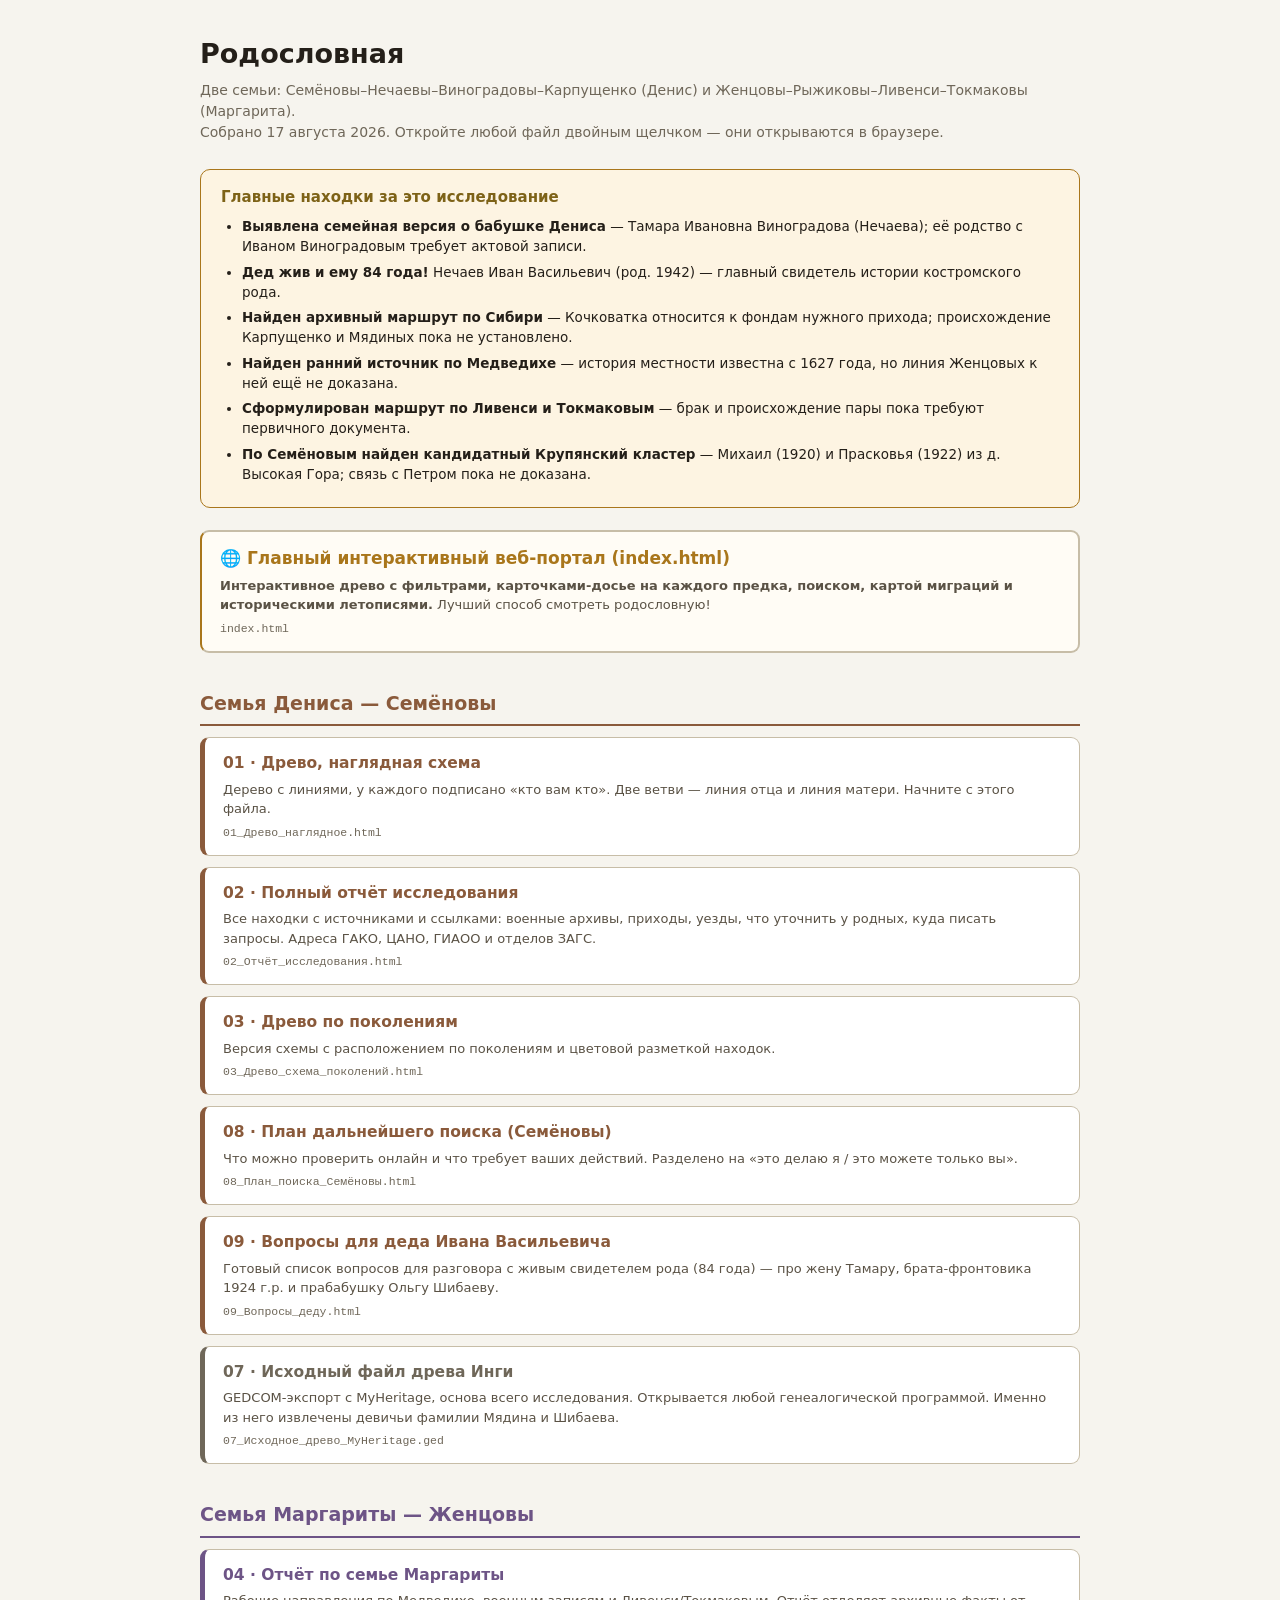
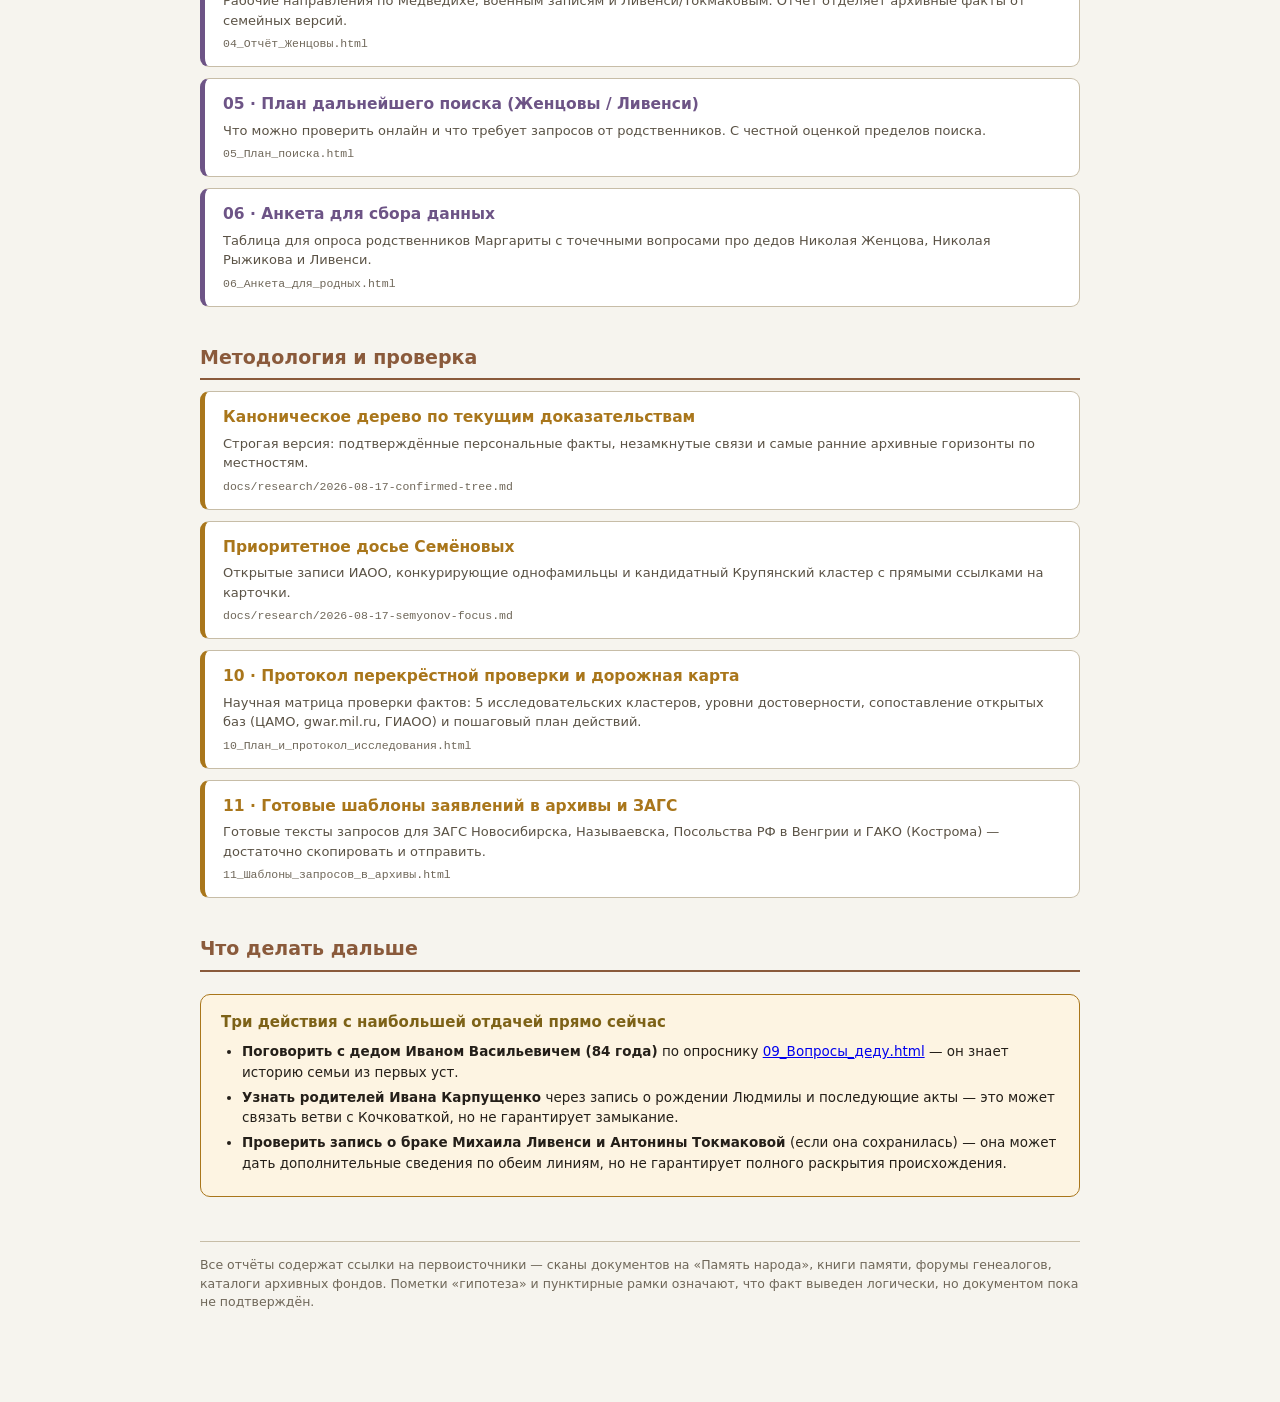
<file: 00_НАЧНИ_ОТСЮДА.html>
<!DOCTYPE html>
<html lang="ru">
<head>
<meta charset="UTF-8">
<meta name="viewport" content="width=device-width, initial-scale=1">
<title>Родословная — начни отсюда</title>
<style>
  :root{--bg:#f6f4ee;--ink:#241f19;--muted:#6f6759;--line:#c7bda7;
        --a:#8a5a3b;--a-bg:#f8f1ea;--b:#6d5486;--b-bg:#f3eff7;--gold:#a9761b}
  *{box-sizing:border-box}
  body{margin:0;background:var(--bg);color:var(--ink);font-family:'Segoe UI',system-ui,Arial,sans-serif;line-height:1.5}
  .wrap{max-width:920px;margin:0 auto;padding:34px 20px 90px}
  h1{font-size:27px;margin:0 0 5px}
  .sub{color:var(--muted);font-size:14px;margin-bottom:26px}
  h2{font-size:19px;margin:36px 0 10px;padding-bottom:7px;border-bottom:2px solid}
  h2.a{color:var(--a);border-color:var(--a)}
  h2.b{color:var(--b);border-color:var(--b)}
  .f{display:block;background:#fff;border:1px solid var(--line);border-left:5px solid var(--a);
     border-radius:9px;padding:14px 18px;margin:11px 0;text-decoration:none;color:inherit;
     transition:transform .1s}
  .f:hover{transform:translateX(3px)}
  .f.b{border-left-color:var(--b)}
  .f.data{border-left-color:var(--muted)}
  .fn{font-weight:700;font-size:15.5px;color:var(--a)}
  .f.b .fn{color:var(--b)}
  .f.data .fn{color:var(--muted)}
  .fd{font-size:13px;color:#5a5245;margin-top:4px}
  .file{font-size:11.5px;color:var(--muted);font-family:Consolas,monospace;margin-top:5px}
  .box{background:#fdf4e2;border:1px solid var(--gold);border-radius:10px;padding:16px 20px;margin:22px 0;font-size:13.5px}
  .box h3{margin:0 0 8px;font-size:15px;color:#7d6217}
  ul{padding-left:21px;margin:7px 0}li{margin:5px 0}
  .ft{margin-top:44px;padding-top:14px;border-top:1px solid var(--line);color:var(--muted);font-size:12.5px}
</style>
</head>
<body>
<div class="wrap">

<h1>Родословная</h1>
<div class="sub">Две семьи: Семёновы–Нечаевы–Виноградовы–Карпущенко (Денис) и Женцовы–Рыжиковы–Ливенси–Токмаковы (Маргарита).<br>Собрано 17 августа 2026. Откройте любой файл двойным щелчком — они открываются в браузере.</div>

<div class="box">
<h3>Главные находки за это исследование</h3>
<ul>
  <li><b>Выявлена семейная версия о бабушке Дениса</b> — Тамара Ивановна Виноградова (Нечаева); её родство с Иваном Виноградовым требует актовой записи.</li>
  <li><b>Дед жив и ему 84 года!</b> Нечаев Иван Васильевич (род. 1942) — главный свидетель истории костромского рода.</li>
  <li><b>Найден архивный маршрут по Сибири</b> — Кочковатка относится к фондам нужного прихода; происхождение Карпущенко и Мядиных пока не установлено.</li>
  <li><b>Найден ранний источник по Медведихе</b> — история местности известна с 1627 года, но линия Женцовых к ней ещё не доказана.</li>
  <li><b>Сформулирован маршрут по Ливенси и Токмаковым</b> — брак и происхождение пары пока требуют первичного документа.</li>
  <li><b>По Семёновым найден кандидатный Крупянский кластер</b> — Михаил (1920) и Прасковья (1922) из д. Высокая Гора; связь с Петром пока не доказана.</li>
</ul>
</div>

<a class="f" href="index.html" style="border-left-color: var(--gold); background: #fffcf5; border-width: 2px;">
  <div class="fn" style="color: var(--gold); font-size: 17px;">🌐 Главный интерактивный веб-портал (index.html)</div>
  <div class="fd"><b>Интерактивное древо с фильтрами, карточками-досье на каждого предка, поиском, картой миграций и историческими летописями.</b> Лучший способ смотреть родословную!</div>
  <div class="file">index.html</div>
</a>

<h2 class="a">Семья Дениса — Семёновы</h2>

<a class="f" href="01_Древо_наглядное.html">
  <div class="fn">01 · Древо, наглядная схема</div>
  <div class="fd">Дерево с линиями, у каждого подписано «кто вам кто». Две ветви — линия отца и линия матери. Начните с этого файла.</div>
  <div class="file">01_Древо_наглядное.html</div>
</a>

<a class="f" href="02_Отчёт_исследования.html">
  <div class="fn">02 · Полный отчёт исследования</div>
  <div class="fd">Все находки с источниками и ссылками: военные архивы, приходы, уезды, что уточнить у родных, куда писать запросы. Адреса ГАКО, ЦАНО, ГИАОО и отделов ЗАГС.</div>
  <div class="file">02_Отчёт_исследования.html</div>
</a>

<a class="f" href="03_Древо_схема_поколений.html">
  <div class="fn">03 · Древо по поколениям</div>
  <div class="fd">Версия схемы с расположением по поколениям и цветовой разметкой находок.</div>
  <div class="file">03_Древо_схема_поколений.html</div>
</a>

<a class="f" href="08_План_поиска_Семёновы.html">
  <div class="fn">08 · План дальнейшего поиска (Семёновы)</div>
  <div class="fd">Что можно проверить онлайн и что требует ваших действий. Разделено на «это делаю я / это можете только вы».</div>
  <div class="file">08_План_поиска_Семёновы.html</div>
</a>

<a class="f" href="09_Вопросы_деду.html">
  <div class="fn">09 · Вопросы для деда Ивана Васильевича</div>
  <div class="fd">Готовый список вопросов для разговора с живым свидетелем рода (84 года) — про жену Тамару, брата-фронтовика 1924 г.р. и прабабушку Ольгу Шибаеву.</div>
  <div class="file">09_Вопросы_деду.html</div>
</a>

<a class="f data" href="07_Исходное_древо_MyHeritage.ged">
  <div class="fn">07 · Исходный файл древа Инги</div>
  <div class="fd">GEDCOM-экспорт с MyHeritage, основа всего исследования. Открывается любой генеалогической программой. Именно из него извлечены девичьи фамилии Мядина и Шибаева.</div>
  <div class="file">07_Исходное_древо_MyHeritage.ged</div>
</a>

<h2 class="b">Семья Маргариты — Женцовы</h2>

<a class="f b" href="04_Отчёт_Женцовы.html">
  <div class="fn">04 · Отчёт по семье Маргариты</div>
  <div class="fd">Рабочие направления по Медведихе, военным записям и Ливенси/Токмаковым. Отчёт отделяет архивные факты от семейных версий.</div>
  <div class="file">04_Отчёт_Женцовы.html</div>
</a>

<a class="f b" href="05_План_поиска.html">
  <div class="fn">05 · План дальнейшего поиска (Женцовы / Ливенси)</div>
  <div class="fd">Что можно проверить онлайн и что требует запросов от родственников. С честной оценкой пределов поиска.</div>
  <div class="file">05_План_поиска.html</div>
</a>

<a class="f b" href="06_Анкета_для_родных.html">
  <div class="fn">06 · Анкета для сбора данных</div>
  <div class="fd">Таблица для опроса родственников Маргариты с точечными вопросами про дедов Николая Женцова, Николая Рыжикова и Ливенси.</div>
  <div class="file">06_Анкета_для_родных.html</div>
</a>

<h2 class="a">Методология и проверка</h2>

<a class="f" href="docs/research/2026-08-17-confirmed-tree.md" style="border-left-color: var(--gold);">
  <div class="fn" style="color: var(--gold);">Каноническое дерево по текущим доказательствам</div>
  <div class="fd">Строгая версия: подтверждённые персональные факты, незамкнутые связи и самые ранние архивные горизонты по местностям.</div>
  <div class="file">docs/research/2026-08-17-confirmed-tree.md</div>
</a>

<a class="f" href="docs/research/2026-08-17-semyonov-focus.md" style="border-left-color: var(--gold);">
  <div class="fn" style="color: var(--gold);">Приоритетное досье Семёновых</div>
  <div class="fd">Открытые записи ИАОО, конкурирующие однофамильцы и кандидатный Крупянский кластер с прямыми ссылками на карточки.</div>
  <div class="file">docs/research/2026-08-17-semyonov-focus.md</div>
</a>

<a class="f" href="10_План_и_протокол_исследования.html" style="border-left-color: var(--gold);">
  <div class="fn" style="color: var(--gold);">10 · Протокол перекрёстной проверки и дорожная карта</div>
  <div class="fd">Научная матрица проверки фактов: 5 исследовательских кластеров, уровни достоверности, сопоставление открытых баз (ЦАМО, gwar.mil.ru, ГИАОО) и пошаговый план действий.</div>
  <div class="file">10_План_и_протокол_исследования.html</div>
</a>

<a class="f" href="11_Шаблоны_запросов_в_архивы.html" style="border-left-color: var(--gold);">
  <div class="fn" style="color: var(--gold);">11 · Готовые шаблоны заявлений в архивы и ЗАГС</div>
  <div class="fd">Готовые тексты запросов для ЗАГС Новосибирска, Называевска, Посольства РФ в Венгрии и ГАКО (Кострома) — достаточно скопировать и отправить.</div>
  <div class="file">11_Шаблоны_запросов_в_архивы.html</div>
</a>

<h2 class="a">Что делать дальше</h2>
<div class="box">
<h3>Три действия с наибольшей отдачей прямо сейчас</h3>
<ul>
  <li><b>Поговорить с дедом Иваном Васильевичем (84 года)</b> по опроснику <a href="09_Вопросы_деду.html">09_Вопросы_деду.html</a> — он знает историю семьи из первых уст.</li>
  <li><b>Узнать родителей Ивана Карпущенко</b> через запись о рождении Людмилы и последующие акты — это может связать ветви с Кочковаткой, но не гарантирует замыкание.</li>
  <li><b>Проверить запись о браке Михаила Ливенси и Антонины Токмаковой</b> (если она сохранилась) — она может дать дополнительные сведения по обеим линиям, но не гарантирует полного раскрытия происхождения.</li>
</ul>
</div>

<div class="ft">
Все отчёты содержат ссылки на первоисточники — сканы документов на «Память народа», книги памяти, форумы генеалогов, каталоги архивных фондов.
Пометки «гипотеза» и пунктирные рамки означают, что факт выведен логически, но документом пока не подтверждён.
</div>

</div>
</body>
</html>
</file>
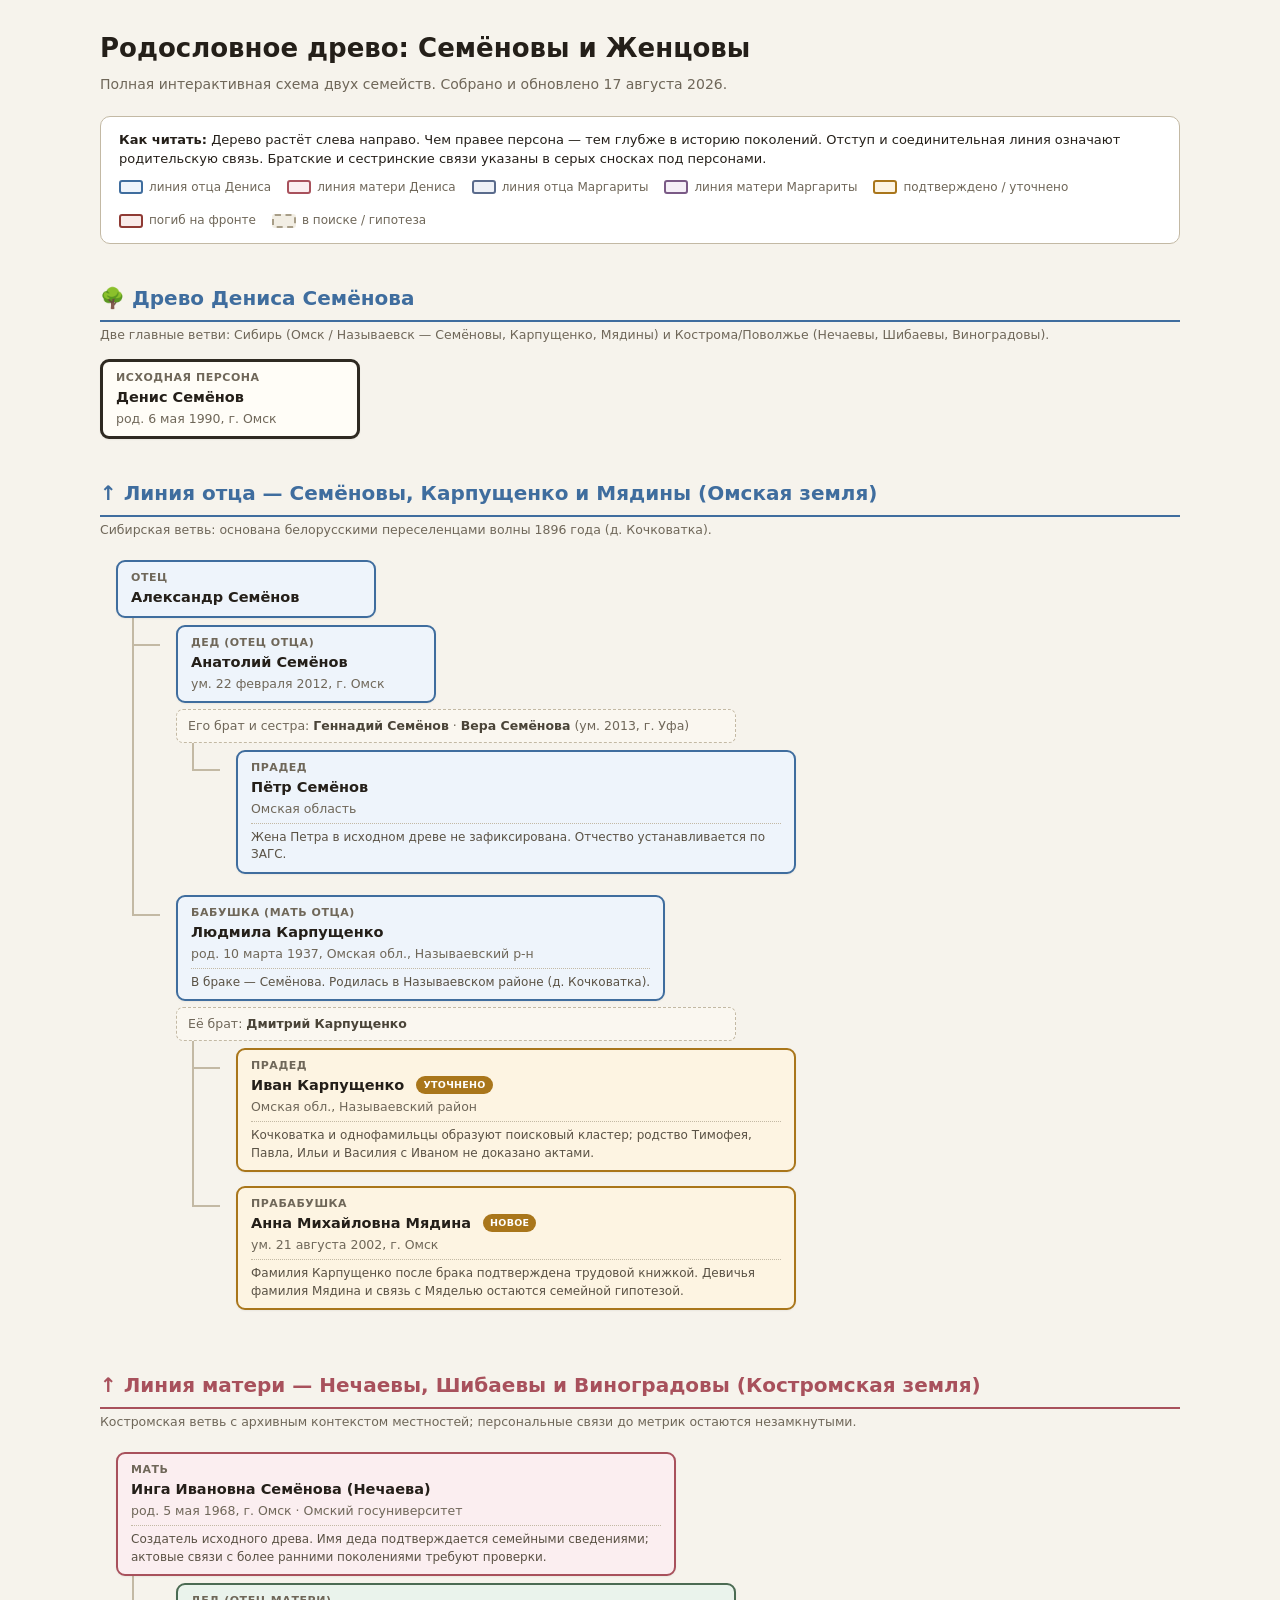
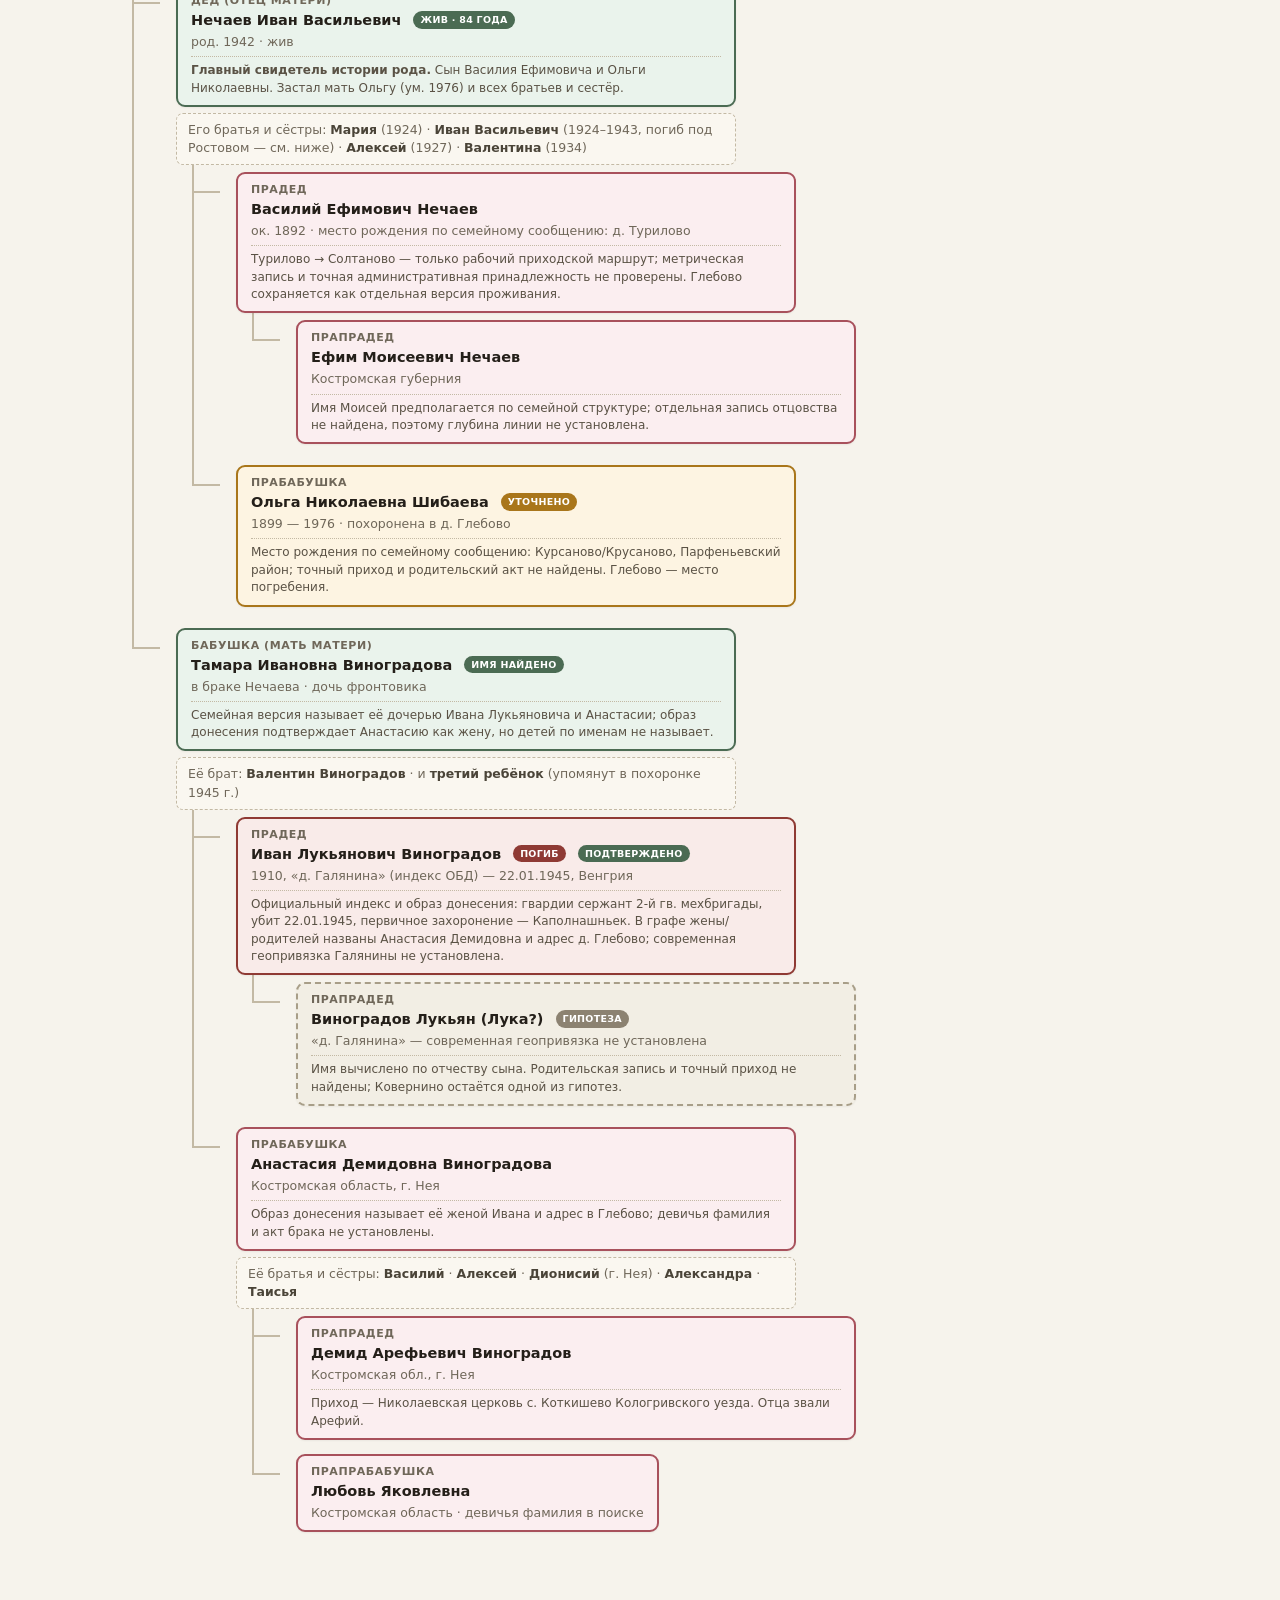
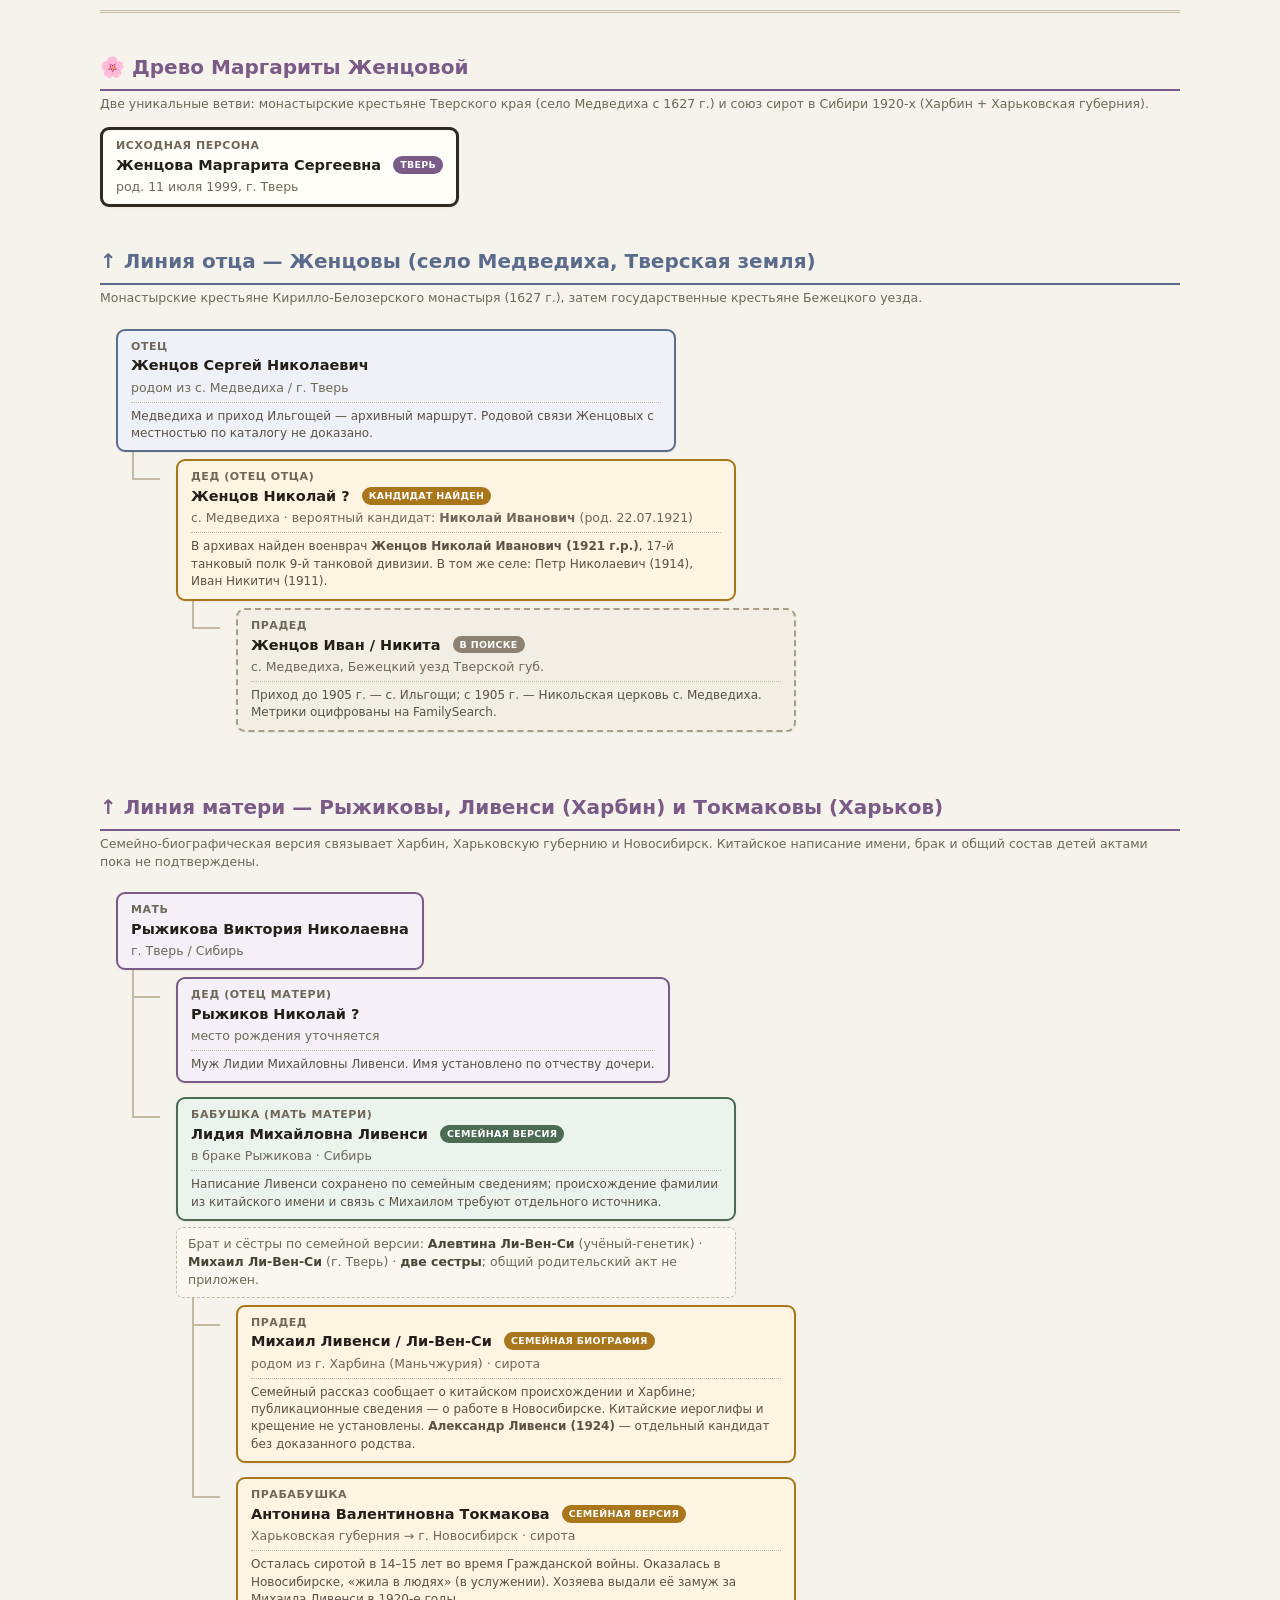
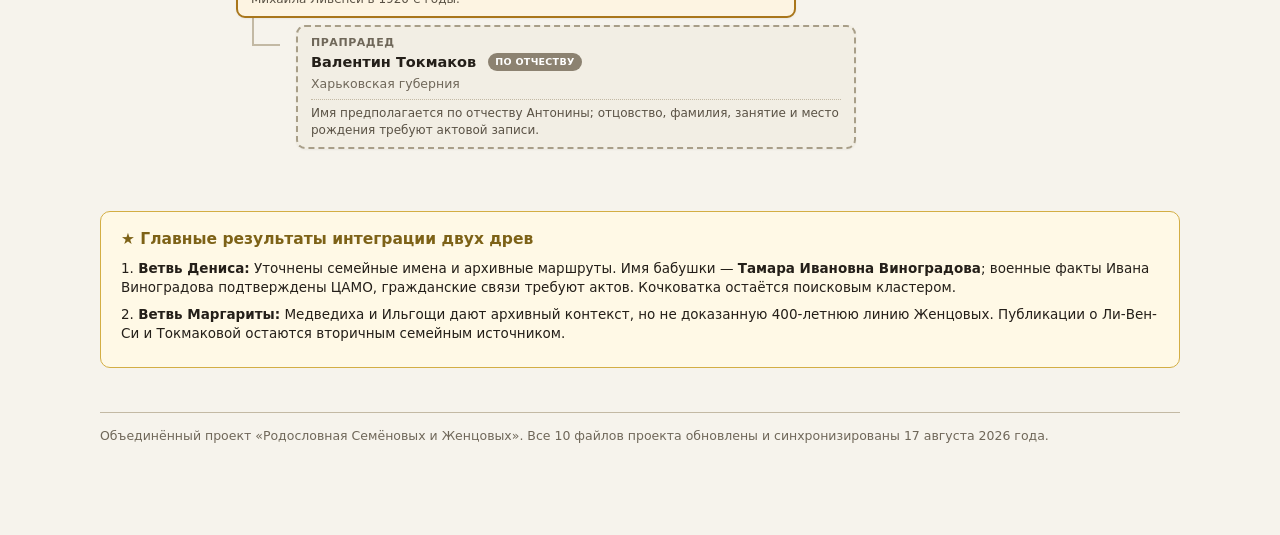
<file: 01_Древо_наглядное.html>
<!DOCTYPE html>
<html lang="ru">
<head>
<meta charset="UTF-8">
<meta name="viewport" content="width=device-width, initial-scale=1">
<title>Родословное древо: Семёновы и Женцовы</title>
<style>
  :root{
    --bg:#f6f3ec; --ink:#241f19; --muted:#6f6759; --line:#c3b9a4;
    --card:#ffffff;
    --dad:#3f6d9e; --dad-bg:#eef4fb;
    --mom:#a8515c; --mom-bg:#fbeef0;
    --m-dad:#5a6b8c; --m-dad-bg:#eef1f7;
    --m-mom:#7a5a86; --m-mom-bg:#f5eff7;
    --gold:#a9761b; --gold-bg:#fdf4e2;
    --war:#8f3a34; --war-bg:#f9ebe9;
    --green:#4b6b53; --green-bg:#eaf3ec;
  }
  *{box-sizing:border-box}
  body{margin:0;background:var(--bg);color:var(--ink);
       font-family:'Segoe UI',system-ui,Arial,sans-serif;line-height:1.45}
  .wrap{max-width:1120px;margin:0 auto;padding:30px 20px 90px}
  h1{font-size:26px;margin:0 0 6px}
  .sub{color:var(--muted);font-size:14px;margin-bottom:22px}

  .nav-tabs{display:flex;gap:10px;margin-bottom:24px;border-bottom:2px solid var(--line);padding-bottom:12px}
  .tab-btn{background:#fff;border:1px solid var(--line);border-radius:8px;padding:9px 18px;font-size:14px;
           font-weight:700;color:var(--ink);text-decoration:none;cursor:pointer;transition:all .15s}
  .tab-btn:hover{background:#ede7db}
  .tab-btn.active{background:var(--gold);color:#fff;border-color:var(--gold)}

  .howto{background:#fff;border:1px solid var(--line);border-radius:10px;
         padding:14px 18px;font-size:13px;margin-bottom:26px}
  .howto b{color:var(--ink)}
  .legend{display:flex;gap:16px;flex-wrap:wrap;font-size:12px;margin-top:10px;color:var(--muted)}
  .legend span{display:inline-flex;align-items:center;gap:6px}
  .sw{width:24px;height:14px;border-radius:3px;border:2px solid;display:inline-block}

  h2{font-size:20px;margin:40px 0 4px;padding-bottom:7px;border-bottom:2px solid}
  h2.denis{color:#3f6d9e;border-color:#3f6d9e}
  h2.margo{color:#7a5a86;border-color:#7a5a86}
  h2.dad{color:var(--dad);border-color:var(--dad)}
  h2.mom{color:var(--mom);border-color:var(--mom)}
  h2.mdad{color:var(--m-dad);border-color:var(--m-dad)}
  h2.mmom{color:var(--m-mom);border-color:var(--m-mom)}
  .h2note{font-size:12.5px;color:var(--muted);margin:0 0 14px}

  /* ---- дерево с линиями ---- */
  .tree, .tree ul{list-style:none;margin:0;padding:0}
  .tree ul{margin-left:16px;padding-left:26px;border-left:2px solid var(--line)}
  .tree li{position:relative;padding:7px 0 7px 16px}
  .tree ul > li::before{
    content:'';position:absolute;left:-26px;top:26px;
    width:26px;height:2px;background:var(--line);
  }
  .tree ul > li:last-child::after{
    content:'';position:absolute;left:-28px;top:28px;bottom:0;
    width:5px;background:var(--bg);
  }

  .p{display:inline-block;background:var(--card);border:2px solid #d5ccba;
     border-radius:9px;padding:8px 13px;min-width:260px;max-width:560px;
     box-shadow:0 1px 2px rgba(0,0,0,.05)}
  .rel{font-size:11px;text-transform:uppercase;letter-spacing:.05em;
       color:var(--muted);font-weight:700;margin-bottom:1px}
  .nm{font-weight:700;font-size:14.5px}
  .dt{font-size:12.5px;color:var(--muted);margin-top:2px}
  .ex{font-size:12px;color:#5a5245;margin-top:5px;padding-top:5px;border-top:1px dotted var(--line)}

  .p.dadline{border-color:var(--dad);background:var(--dad-bg)}
  .p.momline{border-color:var(--mom);background:var(--mom-bg)}
  .p.mdadline{border-color:var(--m-dad);background:var(--m-dad-bg)}
  .p.mmomline{border-color:var(--m-mom);background:var(--m-mom-bg)}
  .p.gold{border-color:var(--gold);background:var(--gold-bg)}
  .p.war{border-color:var(--war);background:var(--war-bg)}
  .p.green{border-color:var(--green);background:var(--green-bg)}
  .p.unk{border-style:dashed;border-color:#a89e88;background:#f2eee4}
  .p.me{border-width:3px;border-color:#2f2a22;background:#fffdf7}

  .b{display:inline-block;font-size:9.5px;font-weight:700;padding:2px 7px;
     border-radius:99px;margin-left:7px;vertical-align:2px;
     text-transform:uppercase;letter-spacing:.03em;color:#fff}
  .b-gold{background:var(--gold)}
  .b-war{background:var(--war)}
  .b-unk{background:#8c8271}
  .b-ok{background:#4b6b53}
  .b-margo{background:#7a5a86}

  .sibs{font-size:12.5px;color:var(--muted);margin-top:6px;
        background:#faf7f0;border:1px dashed var(--line);border-radius:7px;
        padding:7px 11px;max-width:560px}
  .sibs b{color:#4a4438;font-weight:600}

  .box{background:#fff9e6;border:1px solid #d3ae44;border-radius:10px;
       padding:16px 20px;font-size:13.5px;margin:34px 0 0}
  .box h3{margin:0 0 8px;font-size:15.5px;color:#7d6217}
  .box p{margin:7px 0}
  table{width:100%;border-collapse:collapse;font-size:13px;margin-top:12px;background:#fff}
  th,td{border:1px solid var(--line);padding:7px 10px;text-align:left;vertical-align:top}
  th{background:#f0ebe0;font-size:11.5px;text-transform:uppercase;
     letter-spacing:.03em;color:var(--muted)}
  .ft{margin-top:44px;padding-top:14px;border-top:1px solid var(--line);
      color:var(--muted);font-size:12.5px}
  .section-divider{margin:50px 0 20px;border-top:3px double var(--line)}
</style>
</head>
<body>
<div class="wrap">

<h1>Родословное древо: Семёновы и Женцовы</h1>
<div class="sub">Полная интерактивная схема двух семейств. Собрано и обновлено 17 августа 2026.</div>

<div class="howto">
  <b>Как читать:</b> Дерево растёт слева направо. Чем правее персона — тем глубже в историю поколений.
  Отступ и соединительная линия означают родительскую связь. Братские и сестринские связи указаны в серых сносках под персонами.
  <div class="legend">
    <span><span class="sw" style="border-color:var(--dad);background:var(--dad-bg)"></span> линия отца Дениса</span>
    <span><span class="sw" style="border-color:var(--mom);background:var(--mom-bg)"></span> линия матери Дениса</span>
    <span><span class="sw" style="border-color:var(--m-dad);background:var(--m-dad-bg)"></span> линия отца Маргариты</span>
    <span><span class="sw" style="border-color:var(--m-mom);background:var(--m-mom-bg)"></span> линия матери Маргариты</span>
    <span><span class="sw" style="border-color:var(--gold);background:var(--gold-bg)"></span> подтверждено / уточнено</span>
    <span><span class="sw" style="border-color:var(--war);background:var(--war-bg)"></span> погиб на фронте</span>
    <span><span class="sw" style="border-color:#a89e88;background:#f2eee4;border-style:dashed"></span> в поиске / гипотеза</span>
  </div>
</div>

<!-- ========================================================================= -->
<!-- 1. ДРЕВО ДЕНИСА СЕМЁНОВА -->
<!-- ========================================================================= -->
<h2 class="denis" id="denis-tree">🌳 Древо Дениса Семёнова</h2>
<p class="h2note">Две главные ветви: Сибирь (Омск / Называевск — Семёновы, Карпущенко, Мядины) и Кострома/Поволжье (Нечаевы, Шибаевы, Виноградовы).</p>

<div class="p me">
  <div class="rel">исходная персона</div>
  <div class="nm">Денис Семёнов</div>
  <div class="dt">род. 6 мая 1990, г. Омск</div>
</div>

<!-- ЛИНИЯ ОТЦА ДЕНИСА -->
<h2 class="dad">↑ Линия отца — Семёновы, Карпущенко и Мядины (Омская земля)</h2>
<p class="h2note">Сибирская ветвь: основана белорусскими переселенцами волны 1896 года (д. Кочковатка).</p>

<ul class="tree">
  <li>
    <div class="p dadline">
      <div class="rel">отец</div>
      <div class="nm">Александр Семёнов</div>
    </div>
    <ul>
      <li>
        <div class="p dadline">
          <div class="rel">дед (отец отца)</div>
          <div class="nm">Анатолий Семёнов</div>
          <div class="dt">ум. 22 февраля 2012, г. Омск</div>
        </div>
        <div class="sibs">Его брат и сестра: <b>Геннадий Семёнов</b> · <b>Вера Семёнова</b> (ум. 2013, г. Уфа)</div>
        <ul>
          <li>
            <div class="p dadline">
              <div class="rel">прадед</div>
              <div class="nm">Пётр Семёнов</div>
              <div class="dt">Омская область</div>
              <div class="ex">Жена Петра в исходном древе не зафиксирована. Отчество устанавливается по ЗАГС.</div>
            </div>
          </li>
        </ul>
      </li>

      <li>
        <div class="p dadline">
          <div class="rel">бабушка (мать отца)</div>
          <div class="nm">Людмила Карпущенко</div>
          <div class="dt">род. 10 марта 1937, Омская обл., Называевский р-н</div>
          <div class="ex">В браке — Семёнова. Родилась в Называевском районе (д. Кочковатка).</div>
        </div>
        <div class="sibs">Её брат: <b>Дмитрий Карпущенко</b></div>
        <ul>
          <li>
            <div class="p gold">
              <div class="rel">прадед</div>
              <div class="nm">Иван Карпущенко <span class="b b-gold">уточнено</span></div>
              <div class="dt">Омская обл., Называевский район</div>
              <div class="ex">Кочковатка и однофамильцы образуют поисковый кластер; родство Тимофея, Павла, Ильи и Василия с Иваном не доказано актами.</div>
            </div>
          </li>
          <li>
            <div class="p gold">
              <div class="rel">прабабушка</div>
              <div class="nm">Анна Михайловна Мядина <span class="b b-gold">новое</span></div>
              <div class="dt">ум. 21 августа 2002, г. Омск</div>
              <div class="ex">Фамилия Карпущенко после брака подтверждена трудовой книжкой. Девичья фамилия Мядина и связь с Мяделью остаются семейной гипотезой.</div>
            </div>
          </li>
        </ul>
      </li>
    </ul>
  </li>
</ul>

<!-- ЛИНИЯ МАТЕРИ ДЕНИСА -->
<h2 class="mom">↑ Линия матери — Нечаевы, Шибаевы и Виноградовы (Костромская земля)</h2>
<p class="h2note">Костромская ветвь с архивным контекстом местностей; персональные связи до метрик остаются незамкнутыми.</p>

<ul class="tree">
  <li>
    <div class="p momline">
      <div class="rel">мать</div>
      <div class="nm">Инга Ивановна Семёнова (Нечаева)</div>
      <div class="dt">род. 5 мая 1968, г. Омск · Омский госуниверситет</div>
      <div class="ex">Создатель исходного древа. Имя деда подтверждается семейными сведениями; актовые связи с более ранними поколениями требуют проверки.</div>
    </div>

    <ul>
      <!-- ДЕД НЕЧАЕВ -->
      <li>
        <div class="p green">
          <div class="rel">дед (отец матери)</div>
          <div class="nm">Нечаев Иван Васильевич <span class="b b-ok">жив · 84 года</span></div>
          <div class="dt">род. 1942 · жив</div>
          <div class="ex"><b>Главный свидетель истории рода.</b> Сын Василия Ефимовича и Ольги Николаевны. Застал мать Ольгу (ум. 1976) и всех братьев и сестёр.</div>
        </div>
        <div class="sibs">Его братья и сёстры: <b>Мария</b> (1924) · <b>Иван Васильевич</b> (1924–1943, погиб под Ростовом — см. ниже) · <b>Алексей</b> (1927) · <b>Валентина</b> (1934)</div>

        <ul>
          <li>
            <div class="p momline">
              <div class="rel">прадед</div>
              <div class="nm">Василий Ефимович Нечаев</div>
              <div class="dt">ок. 1892 · место рождения по семейному сообщению: д. Турилово</div>
              <div class="ex">Турилово → Солтаново — только рабочий приходской маршрут; метрическая запись и точная административная принадлежность не проверены. Глебово сохраняется как отдельная версия проживания.</div>
            </div>
            <ul>
              <li>
                <div class="p momline">
                  <div class="rel">прапрадед</div>
                  <div class="nm">Ефим Моисеевич Нечаев</div>
                  <div class="dt">Костромская губерния</div>
                  <div class="ex">Имя Моисей предполагается по семейной структуре; отдельная запись отцовства не найдена, поэтому глубина линии не установлена.</div>
                </div>
              </li>
            </ul>
          </li>
          <li>
            <div class="p gold">
              <div class="rel">прабабушка</div>
              <div class="nm">Ольга Николаевна Шибаева <span class="b b-gold">уточнено</span></div>
              <div class="dt">1899 — 1976 · похоронена в д. Глебово</div>
              <div class="ex">Место рождения по семейному сообщению: Курсаново/Крусаново, Парфеньевский район; точный приход и родительский акт не найдены. Глебово — место погребения.</div>
            </div>
          </li>
        </ul>
      </li>

      <!-- БАБУШКА ВИНОГРАДОВА -->
      <li>
        <div class="p green">
          <div class="rel">бабушка (мать матери)</div>
          <div class="nm">Тамара Ивановна Виноградова <span class="b b-ok">имя найдено</span></div>
          <div class="dt">в браке Нечаева · дочь фронтовика</div>
          <div class="ex">Семейная версия называет её дочерью Ивана Лукьяновича и Анастасии; образ донесения подтверждает Анастасию как жену, но детей по именам не называет.</div>
        </div>
        <div class="sibs">Её брат: <b>Валентин Виноградов</b> · и <b>третий ребёнок</b> (упомянут в похоронке 1945 г.)</div>

        <ul>
          <li>
            <div class="p war">
              <div class="rel">прадед</div>
              <div class="nm">Иван Лукьянович Виноградов <span class="b b-war">погиб</span> <span class="b b-ok">подтверждено</span></div>
              <div class="dt">1910, «д. Галянина» (индекс ОБД) — 22.01.1945, Венгрия</div>
              <div class="ex">Официальный индекс и образ донесения: гвардии сержант 2-й гв. мехбригады, убит 22.01.1945, первичное захоронение — Каполнашньек. В графе жены/родителей названы Анастасия Демидовна и адрес д. Глебово; современная геопривязка Галянины не установлена.</div>
            </div>
            <ul>
              <li>
                <div class="p unk">
                  <div class="rel">прапрадед</div>
                  <div class="nm">Виноградов Лукьян (Лука?) <span class="b b-unk">гипотеза</span></div>
                  <div class="dt">«д. Галянина» — современная геопривязка не установлена</div>
                  <div class="ex">Имя вычислено по отчеству сына. Родительская запись и точный приход не найдены; Ковернино остаётся одной из гипотез.</div>
                </div>
              </li>
            </ul>
          </li>
          <li>
            <div class="p momline">
              <div class="rel">прабабушка</div>
              <div class="nm">Анастасия Демидовна Виноградова</div>
              <div class="dt">Костромская область, г. Нея</div>
              <div class="ex">Образ донесения называет её женой Ивана и адрес в Глебово; девичья фамилия и акт брака не установлены.</div>
            </div>
            <div class="sibs">Её братья и сёстры: <b>Василий</b> · <b>Алексей</b> · <b>Дионисий</b> (г. Нея) · <b>Александра</b> · <b>Таисья</b></div>
            <ul>
              <li>
                <div class="p momline">
                  <div class="rel">прапрадед</div>
                  <div class="nm">Демид Арефьевич Виноградов</div>
                  <div class="dt">Костромская обл., г. Нея</div>
                  <div class="ex">Приход — Николаевская церковь с. Коткишево Кологривского уезда. Отца звали Арефий.</div>
                </div>
              </li>
              <li>
                <div class="p momline">
                  <div class="rel">прапрабабушка</div>
                  <div class="nm">Любовь Яковлевна</div>
                  <div class="dt">Костромская область · девичья фамилия в поиске</div>
                </div>
              </li>
            </ul>
          </li>
        </ul>
      </li>
    </ul>
  </li>
</ul>

<div class="section-divider"></div>

<!-- ========================================================================= -->
<!-- 2. ДРЕВО МАРГАРИТЫ ЖЕНЦОВОЙ -->
<!-- ========================================================================= -->
<h2 class="margo" id="margo-tree">🌸 Древо Маргариты Женцовой</h2>
<p class="h2note">Две уникальные ветви: монастырские крестьяне Тверского края (село Медведиха с 1627 г.) и союз сирот в Сибири 1920-х (Харбин + Харьковская губерния).</p>

<div class="p me">
  <div class="rel">исходная персона</div>
  <div class="nm">Женцова Маргарита Сергеевна <span class="b b-margo">Тверь</span></div>
  <div class="dt">род. 11 июля 1999, г. Тверь</div>
</div>

<!-- ЛИНИЯ ОТЦА МАРГАРИТЫ -->
<h2 class="mdad">↑ Линия отца — Женцовы (село Медведиха, Тверская земля)</h2>
<p class="h2note">Монастырские крестьяне Кирилло-Белозерского монастыря (1627 г.), затем государственные крестьяне Бежецкого уезда.</p>

<ul class="tree">
  <li>
    <div class="p mdadline">
      <div class="rel">отец</div>
      <div class="nm">Женцов Сергей Николаевич</div>
      <div class="dt">родом из с. Медведиха / г. Тверь</div>
      <div class="ex">Медведиха и приход Ильгощей — архивный маршрут. Родовой связи Женцовых с местностью по каталогу не доказано.</div>
    </div>
    <ul>
      <li>
        <div class="p gold">
          <div class="rel">дед (отец отца)</div>
          <div class="nm">Женцов Николай ? <span class="b b-gold">кандидат найден</span></div>
          <div class="dt">с. Медведиха · вероятный кандидат: <b>Николай Иванович</b> (род. 22.07.1921)</div>
          <div class="ex">В архивах найден военврач <b>Женцов Николай Иванович (1921 г.р.)</b>, 17-й танковый полк 9-й танковой дивизии. В том же селе: Петр Николаевич (1914), Иван Никитич (1911).</div>
        </div>
        <ul>
          <li>
            <div class="p unk">
              <div class="rel">прадед</div>
              <div class="nm">Женцов Иван / Никита <span class="b b-unk">в поиске</span></div>
              <div class="dt">с. Медведиха, Бежецкий уезд Тверской губ.</div>
              <div class="ex">Приход до 1905 г. — с. Ильгощи; с 1905 г. — Никольская церковь с. Медведиха. Метрики оцифрованы на FamilySearch.</div>
            </div>
          </li>
        </ul>
      </li>
    </ul>
  </li>
</ul>

<!-- ЛИНИЯ МАТЕРИ МАРГАРИТЫ -->
<h2 class="mmom">↑ Линия матери — Рыжиковы, Ливенси (Харбин) и Токмаковы (Харьков)</h2>
<p class="h2note">Семейно-биографическая версия связывает Харбин, Харьковскую губернию и Новосибирск. Китайское написание имени, брак и общий состав детей актами пока не подтверждены.</p>

<ul class="tree">
  <li>
    <div class="p mmomline">
      <div class="rel">мать</div>
      <div class="nm">Рыжикова Виктория Николаевна</div>
      <div class="dt">г. Тверь / Сибирь</div>
    </div>
    <ul>
      <li>
        <div class="p mmomline">
          <div class="rel">дед (отец матери)</div>
          <div class="nm">Рыжиков Николай ?</div>
          <div class="dt">место рождения уточняется</div>
          <div class="ex">Муж Лидии Михайловны Ливенси. Имя установлено по отчеству дочери.</div>
        </div>
      </li>

      <li>
        <div class="p green">
          <div class="rel">бабушка (мать матери)</div>
          <div class="nm">Лидия Михайловна Ливенси <span class="b b-ok">семейная версия</span></div>
          <div class="dt">в браке Рыжикова · Сибирь</div>
          <div class="ex">Написание Ливенси сохранено по семейным сведениям; происхождение фамилии из китайского имени и связь с Михаилом требуют отдельного источника.</div>
        </div>
        <div class="sibs">Брат и сёстры по семейной версии: <b>Алевтина Ли-Вен-Си</b> (учёный-генетик) · <b>Михаил Ли-Вен-Си</b> (г. Тверь) · <b>две сестры</b>; общий родительский акт не приложен.</div>
        <ul>
          <li>
            <div class="p gold">
              <div class="rel">прадед</div>
              <div class="nm">Михаил Ливенси / Ли-Вен-Си <span class="b b-gold">семейная биография</span></div>
              <div class="dt">родом из г. Харбина (Маньчжурия) · сирота</div>
              <div class="ex">Семейный рассказ сообщает о китайском происхождении и Харбине; публикационные сведения — о работе в Новосибирске. Китайские иероглифы и крещение не установлены. <b>Александр Ливенси (1924)</b> — отдельный кандидат без доказанного родства.</div>
            </div>
          </li>
          <li>
            <div class="p gold">
              <div class="rel">прабабушка</div>
              <div class="nm">Антонина Валентиновна Токмакова <span class="b b-gold">семейная версия</span></div>
              <div class="dt">Харьковская губерния → г. Новосибирск · сирота</div>
              <div class="ex">Осталась сиротой в 14–15 лет во время Гражданской войны. Оказалась в Новосибирске, «жила в людях» (в услужении). Хозяева выдали её замуж за Михаила Ливенси в 1920-е годы.</div>
            </div>
            <ul>
              <li>
                <div class="p unk">
                  <div class="rel">прапрадед</div>
                  <div class="nm">Валентин Токмаков <span class="b b-unk">по отчеству</span></div>
                  <div class="dt">Харьковская губерния</div>
                  <div class="ex">Имя предполагается по отчеству Антонины; отцовство, фамилия, занятие и место рождения требуют актовой записи.</div>
                </div>
              </li>
            </ul>
          </li>
        </ul>
      </li>
    </ul>
  </li>
</ul>

<div class="box">
  <h3>★ Главные результаты интеграции двух древ</h3>
  <p>1. <b>Ветвь Дениса:</b> Уточнены семейные имена и архивные маршруты. Имя бабушки — <b>Тамара Ивановна Виноградова</b>; военные факты Ивана Виноградова подтверждены ЦАМО, гражданские связи требуют актов. Кочковатка остаётся поисковым кластером.</p>
  <p>2. <b>Ветвь Маргариты:</b> Медведиха и Ильгощи дают архивный контекст, но не доказанную 400-летнюю линию Женцовых. Публикации о Ли-Вен-Си и Токмаковой остаются вторичным семейным источником.</p>
</div>

<div class="ft">
  Объединённый проект «Родословная Семёновых и Женцовых». Все 10 файлов проекта обновлены и синхронизированы 17 августа 2026 года.
</div>

</div>
</body>
</html>
</file>
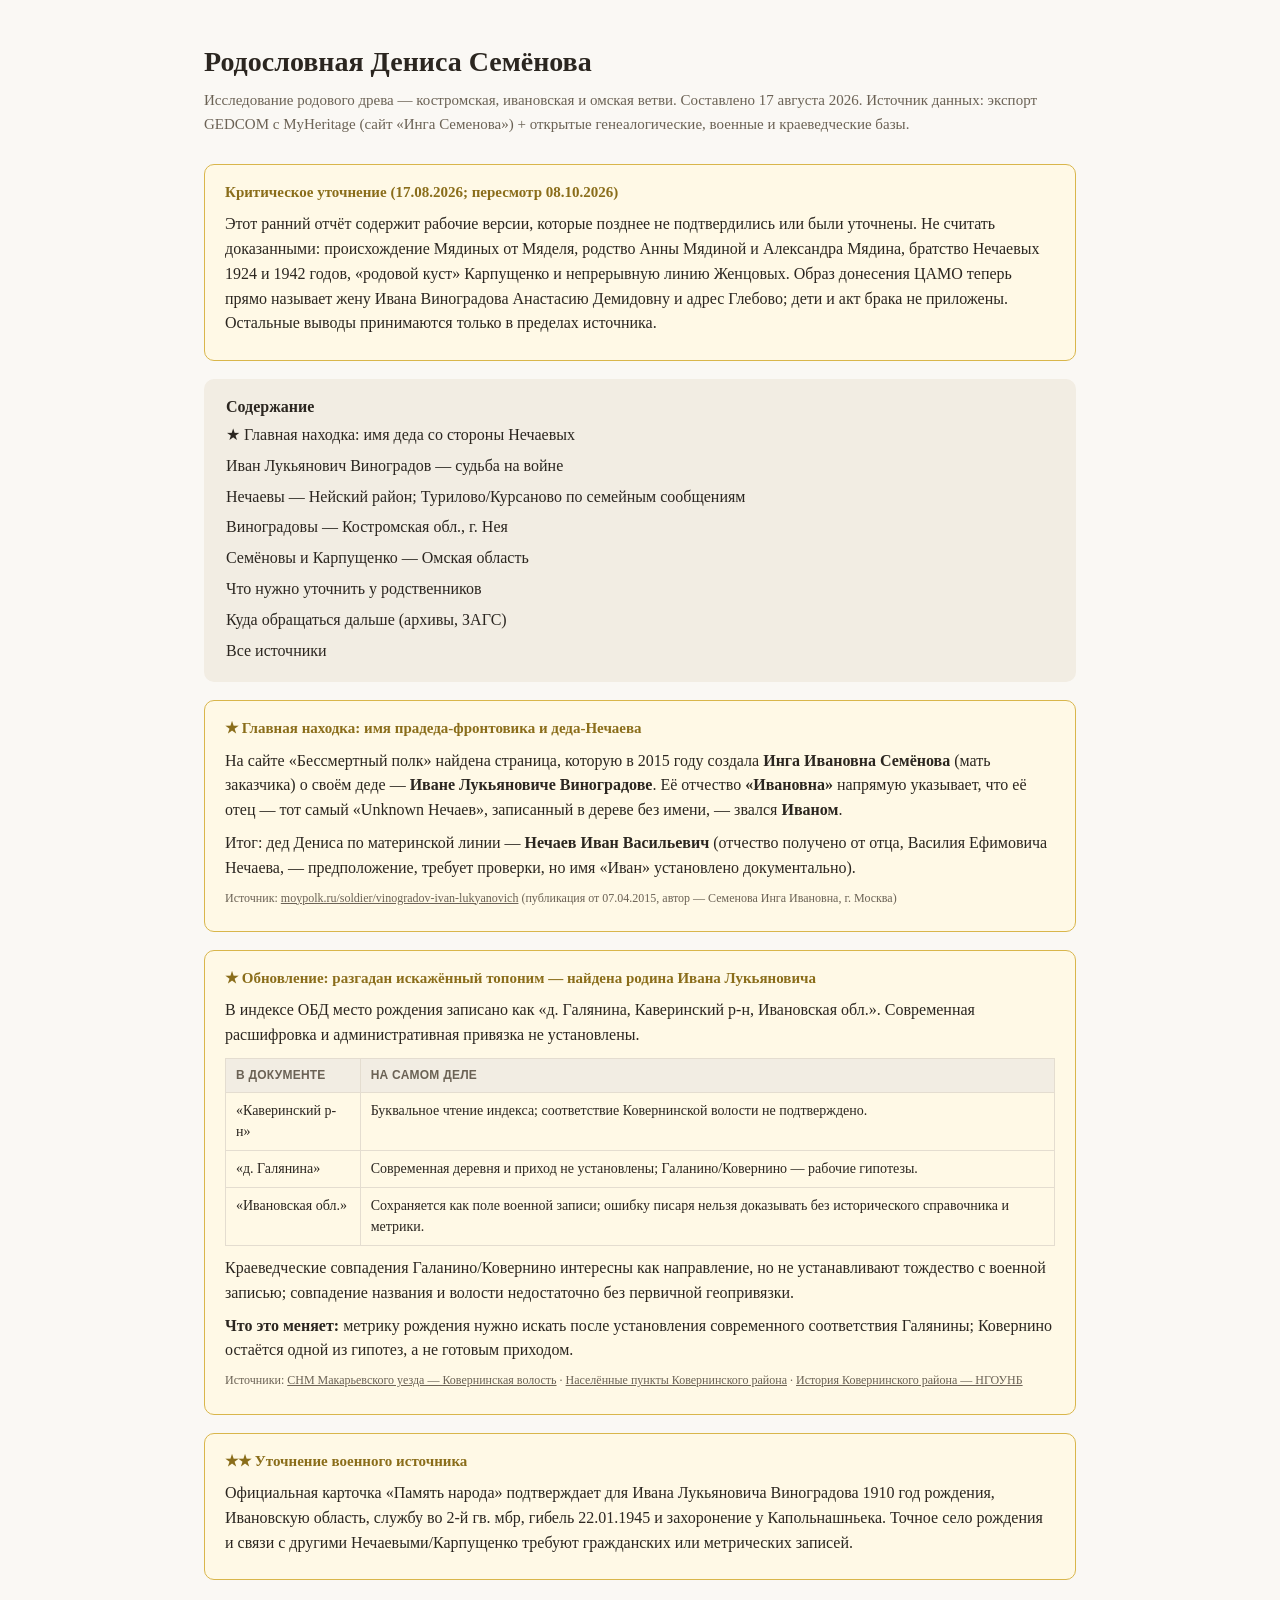
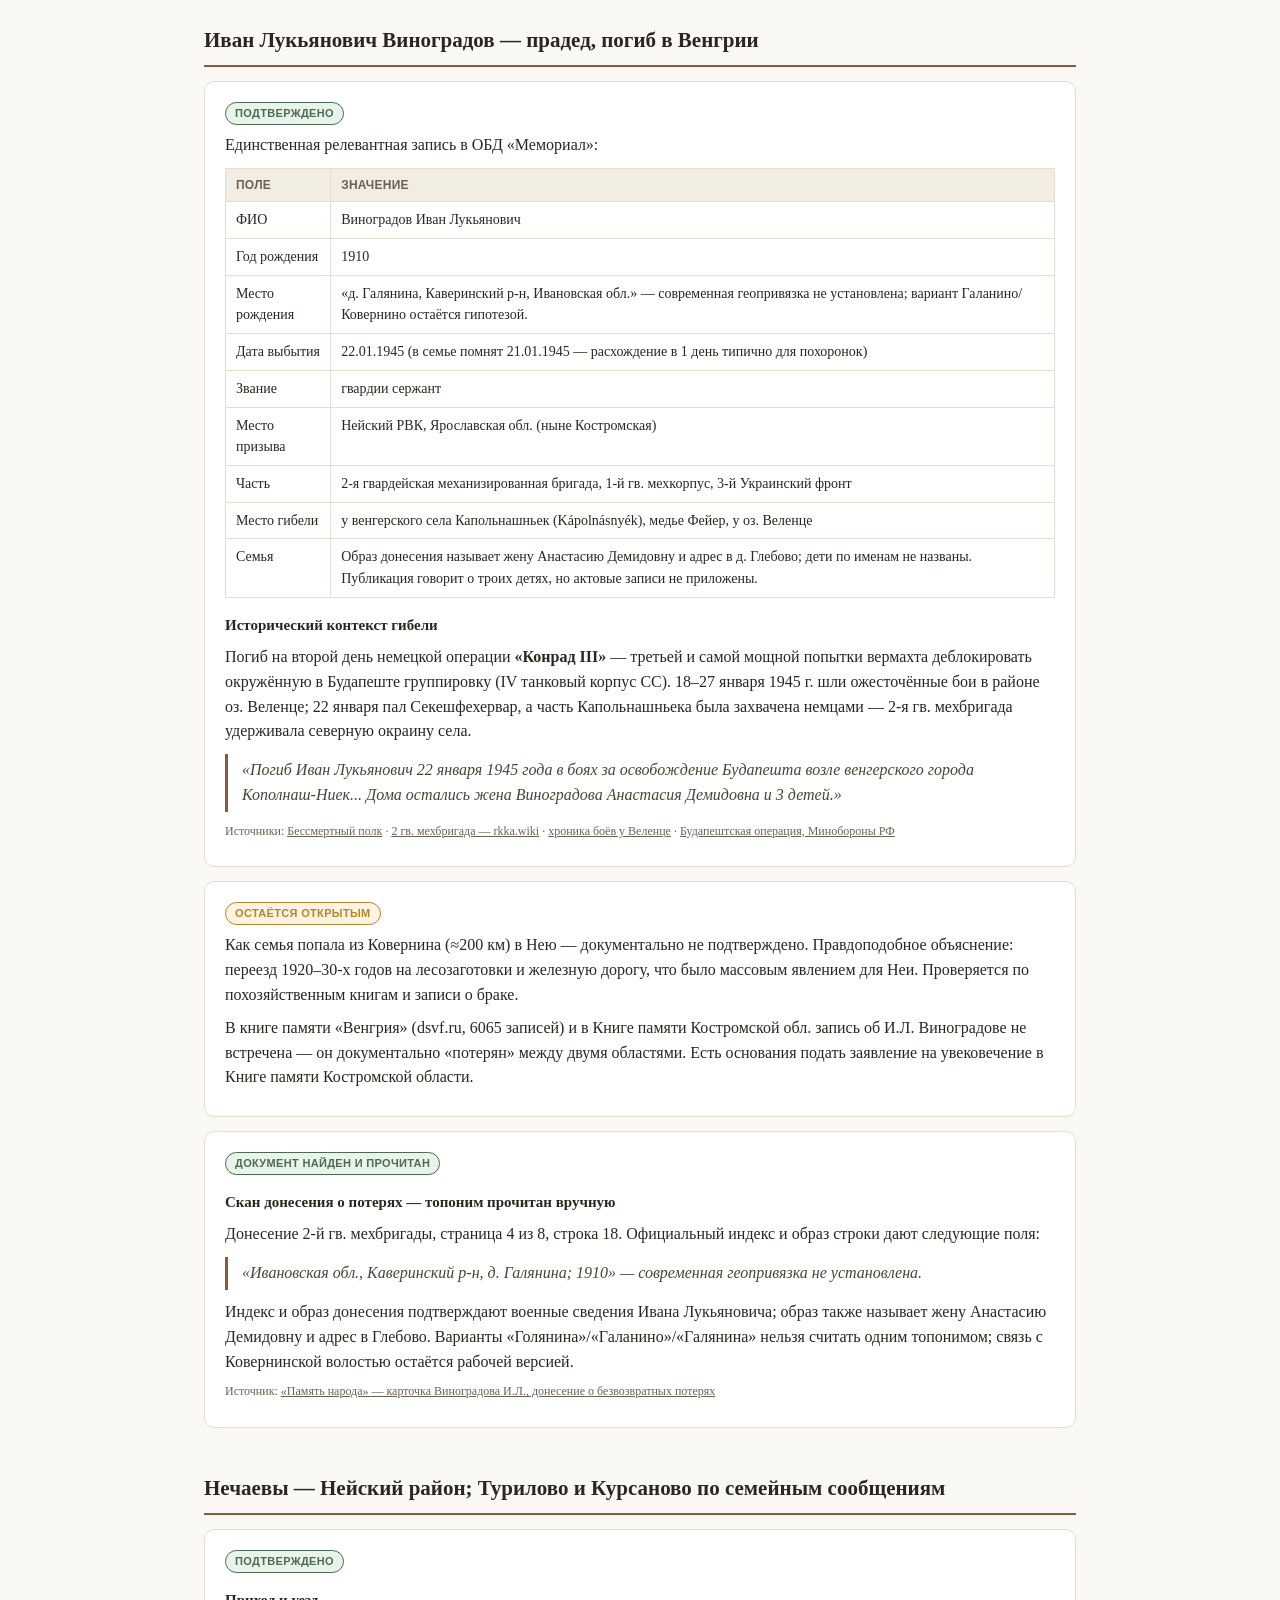
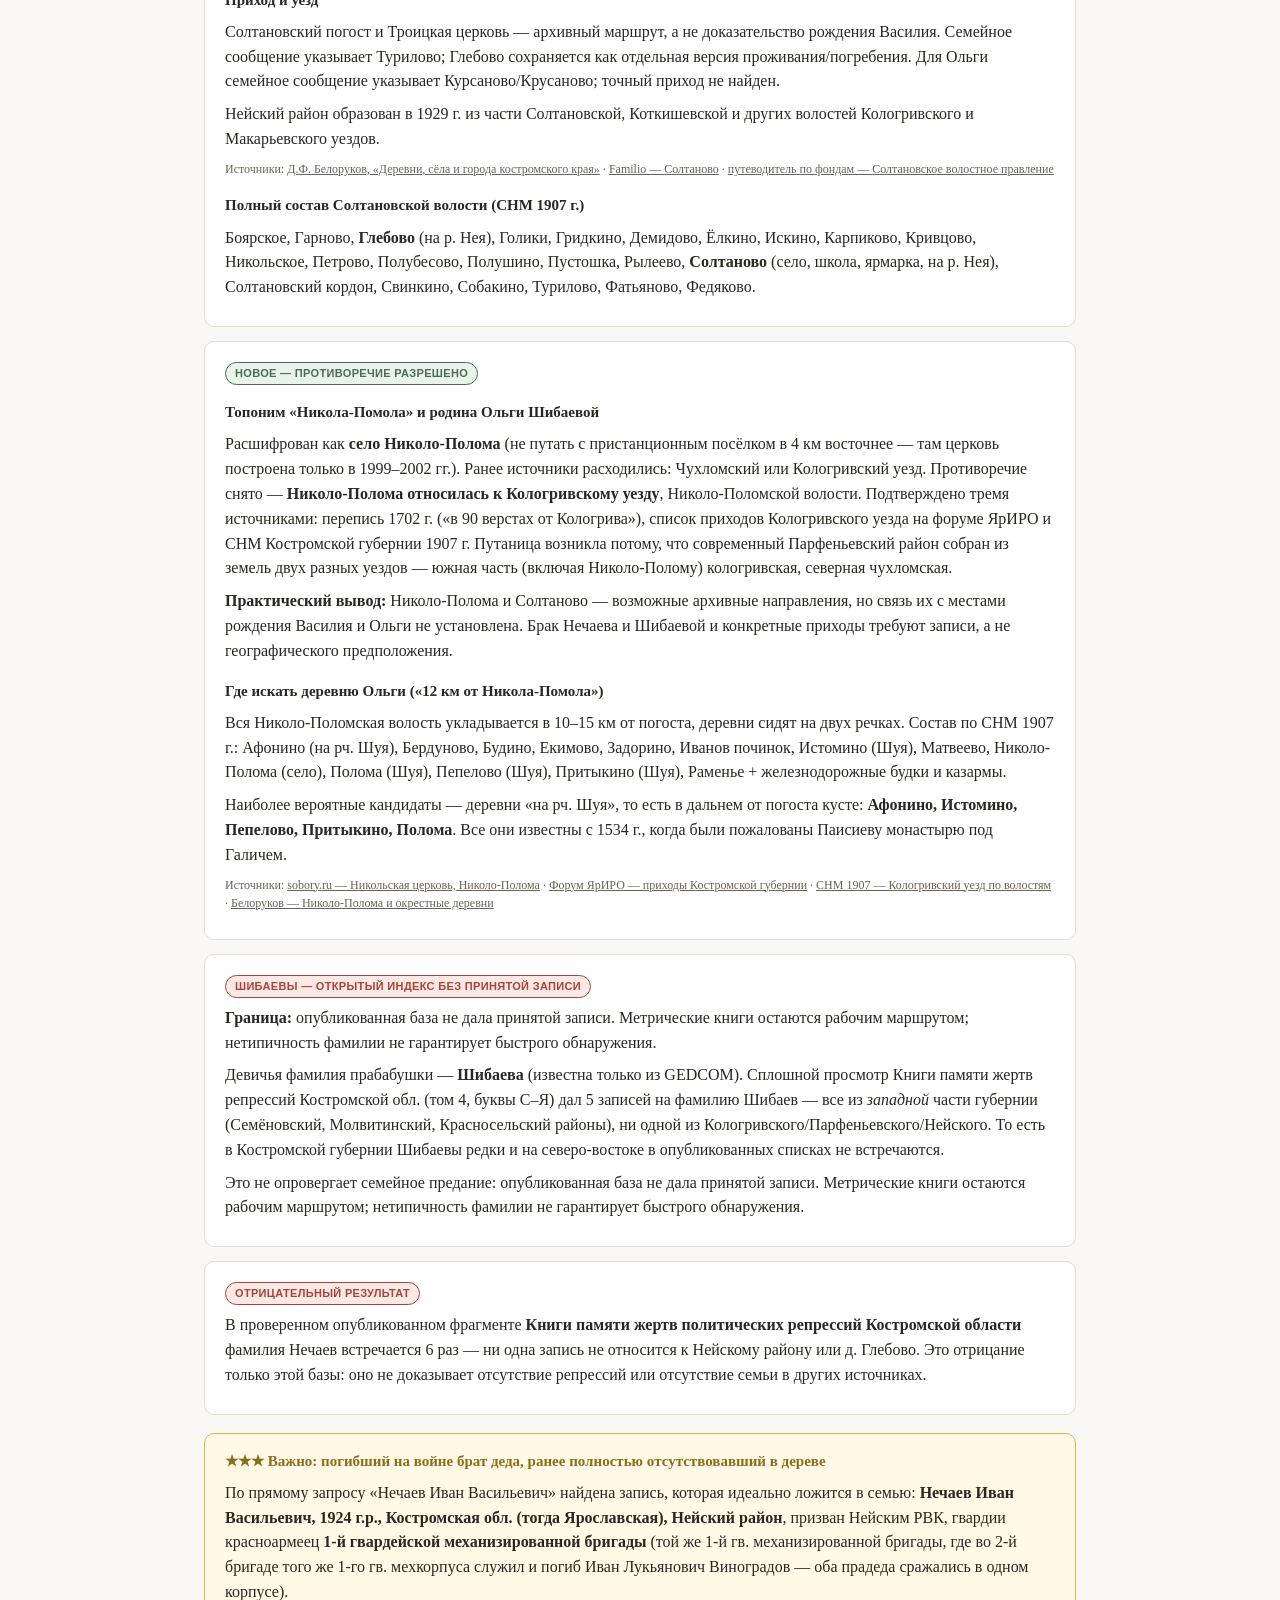
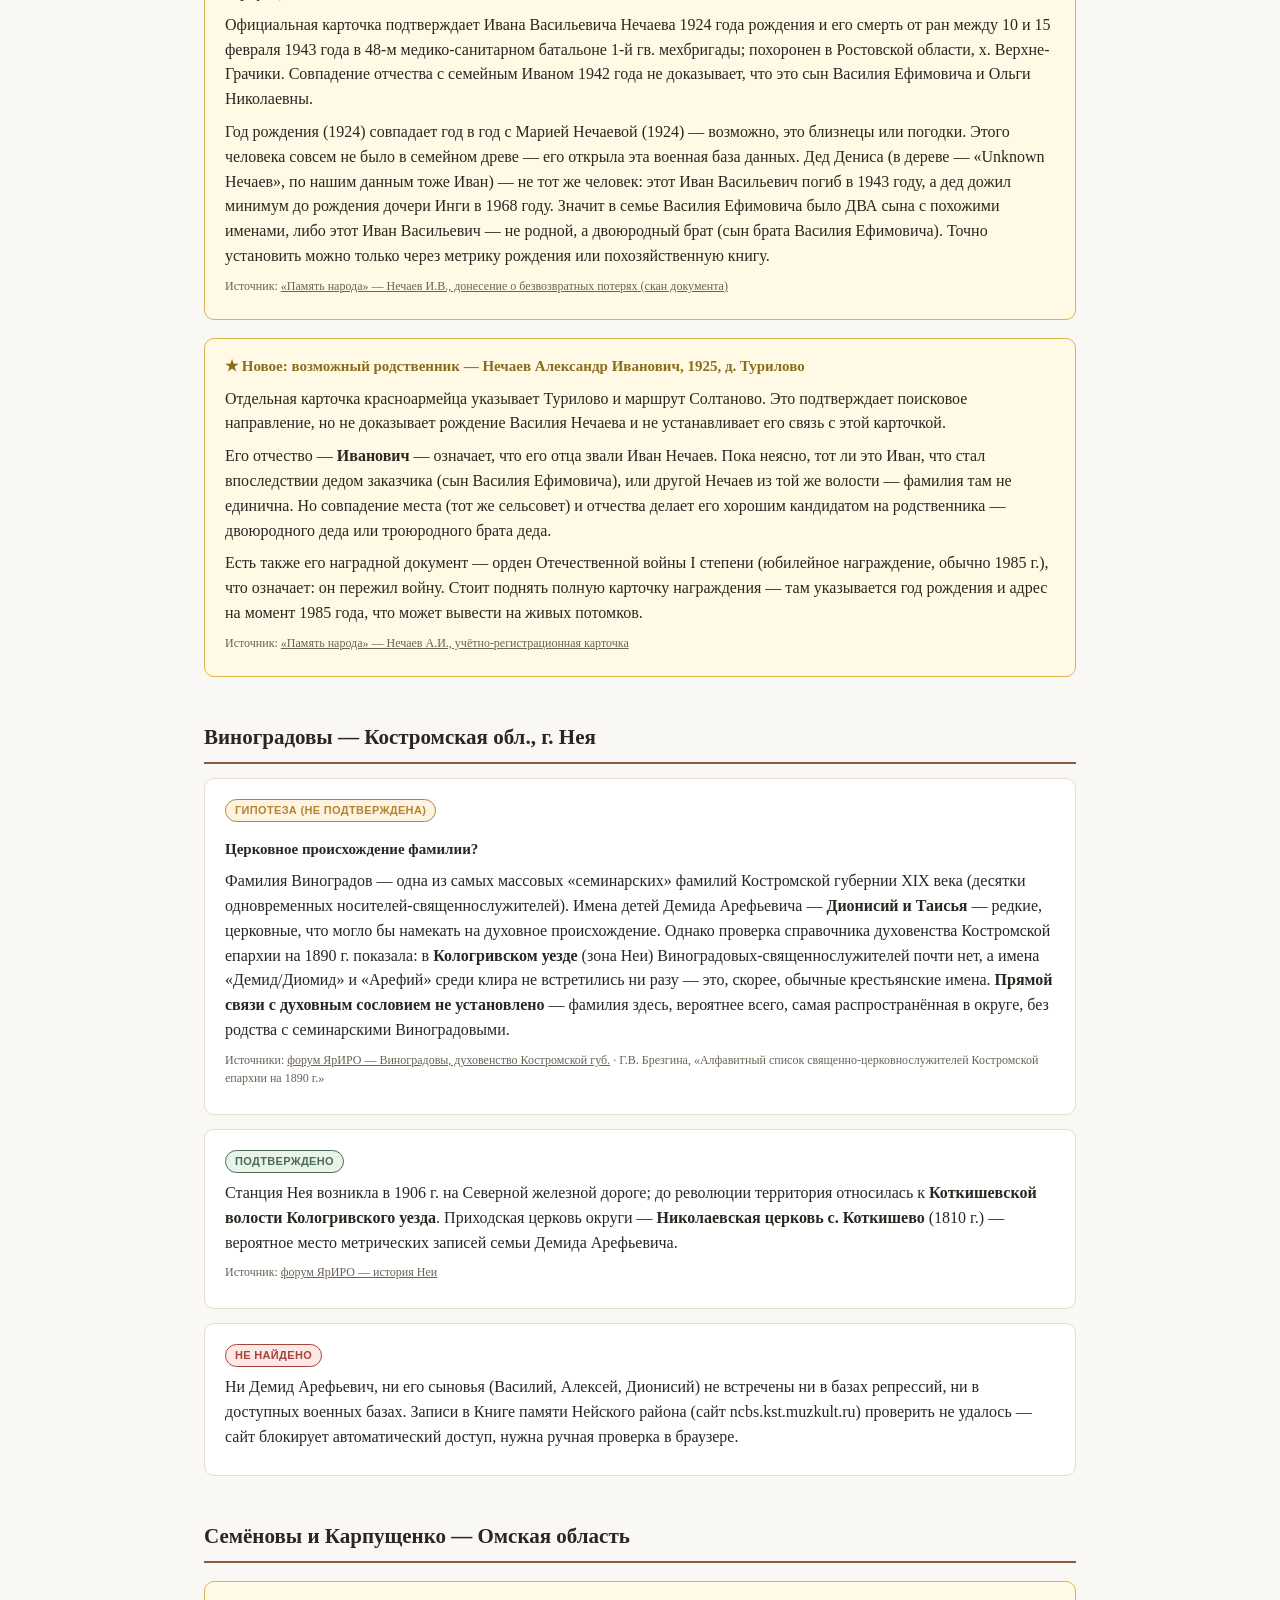
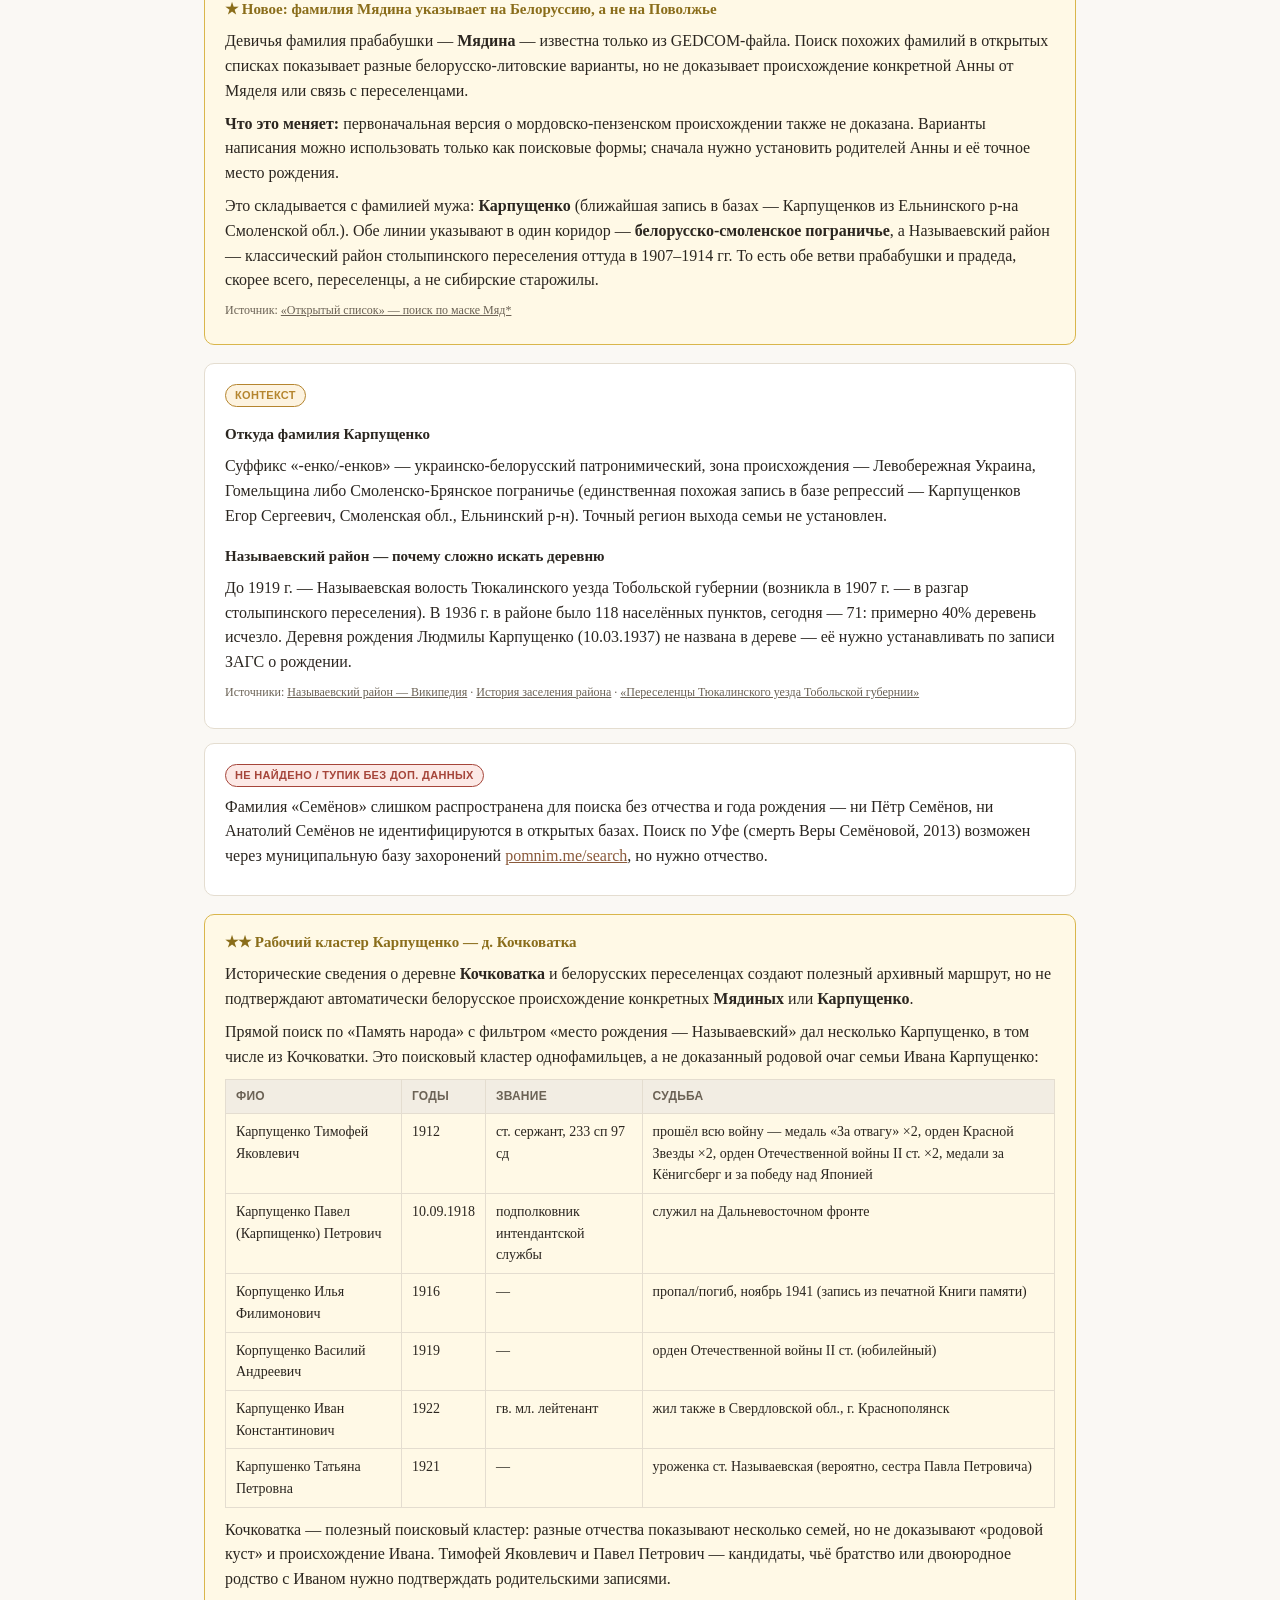
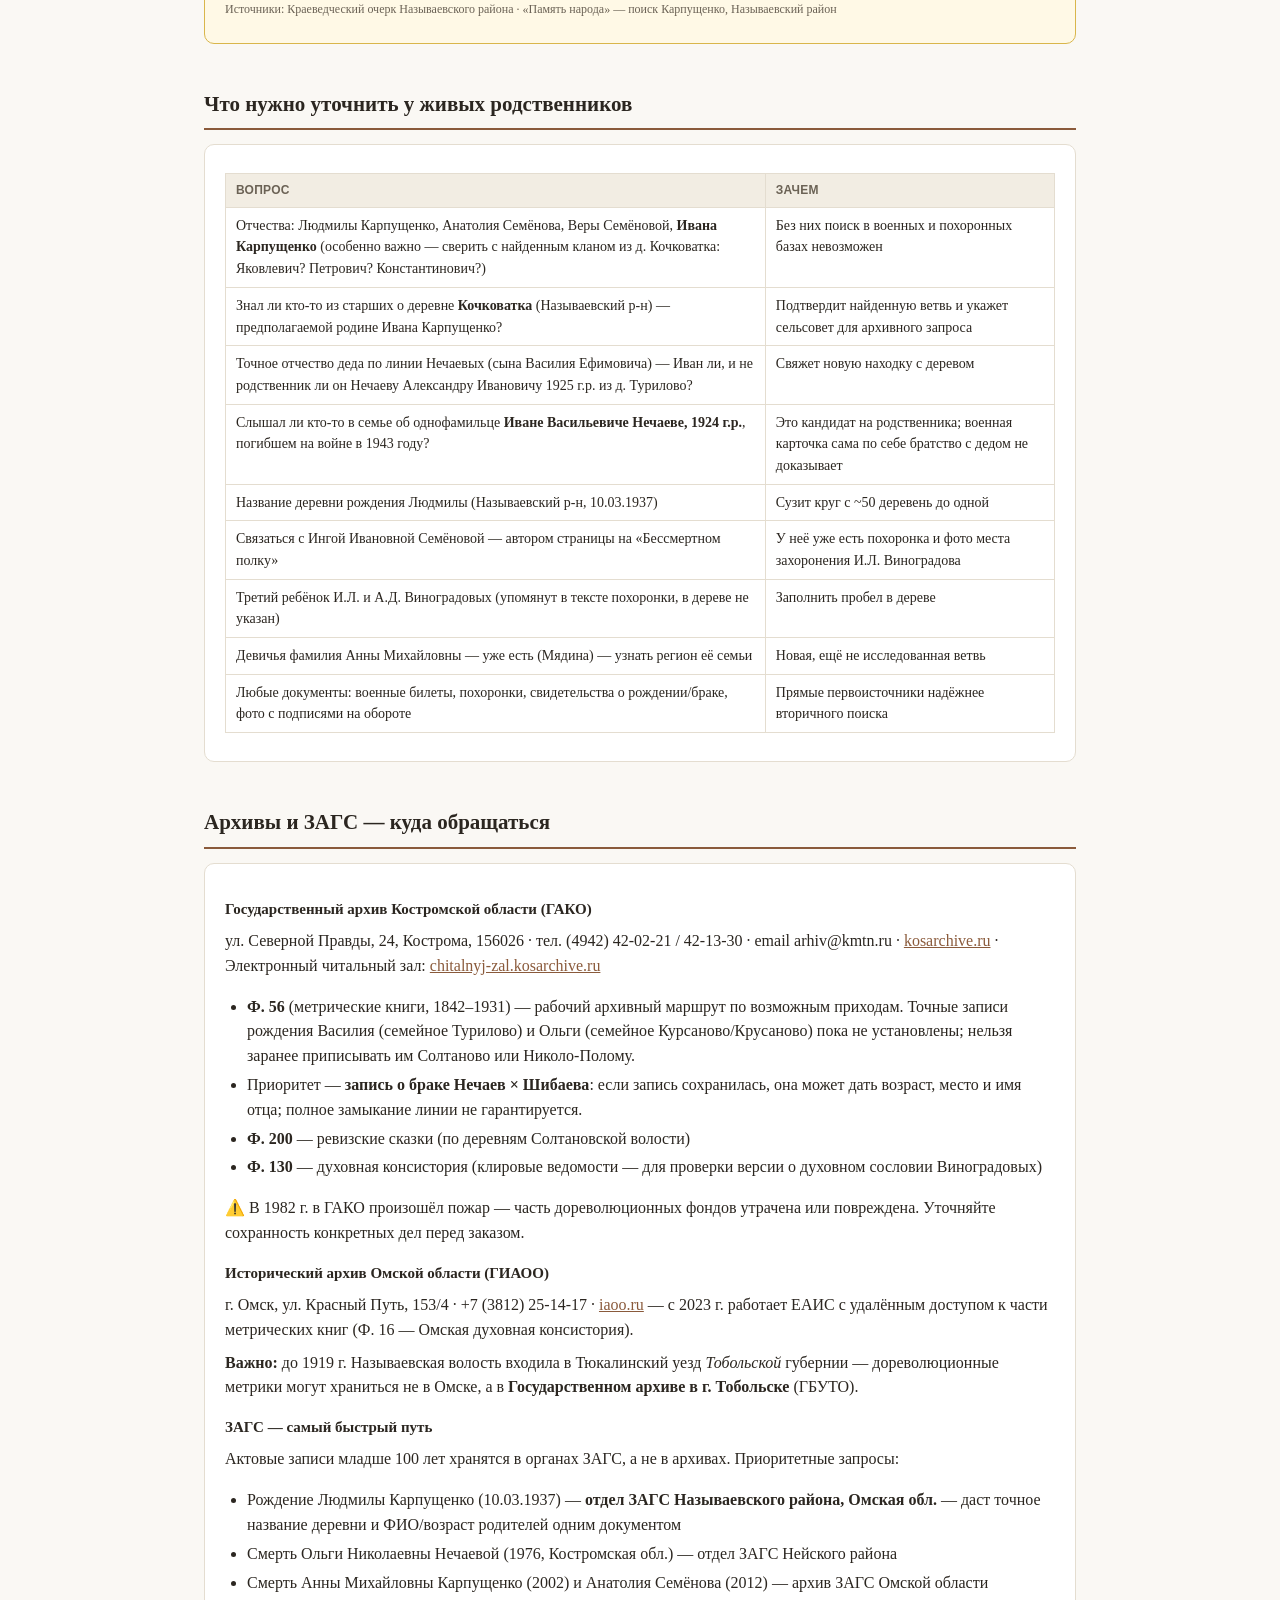
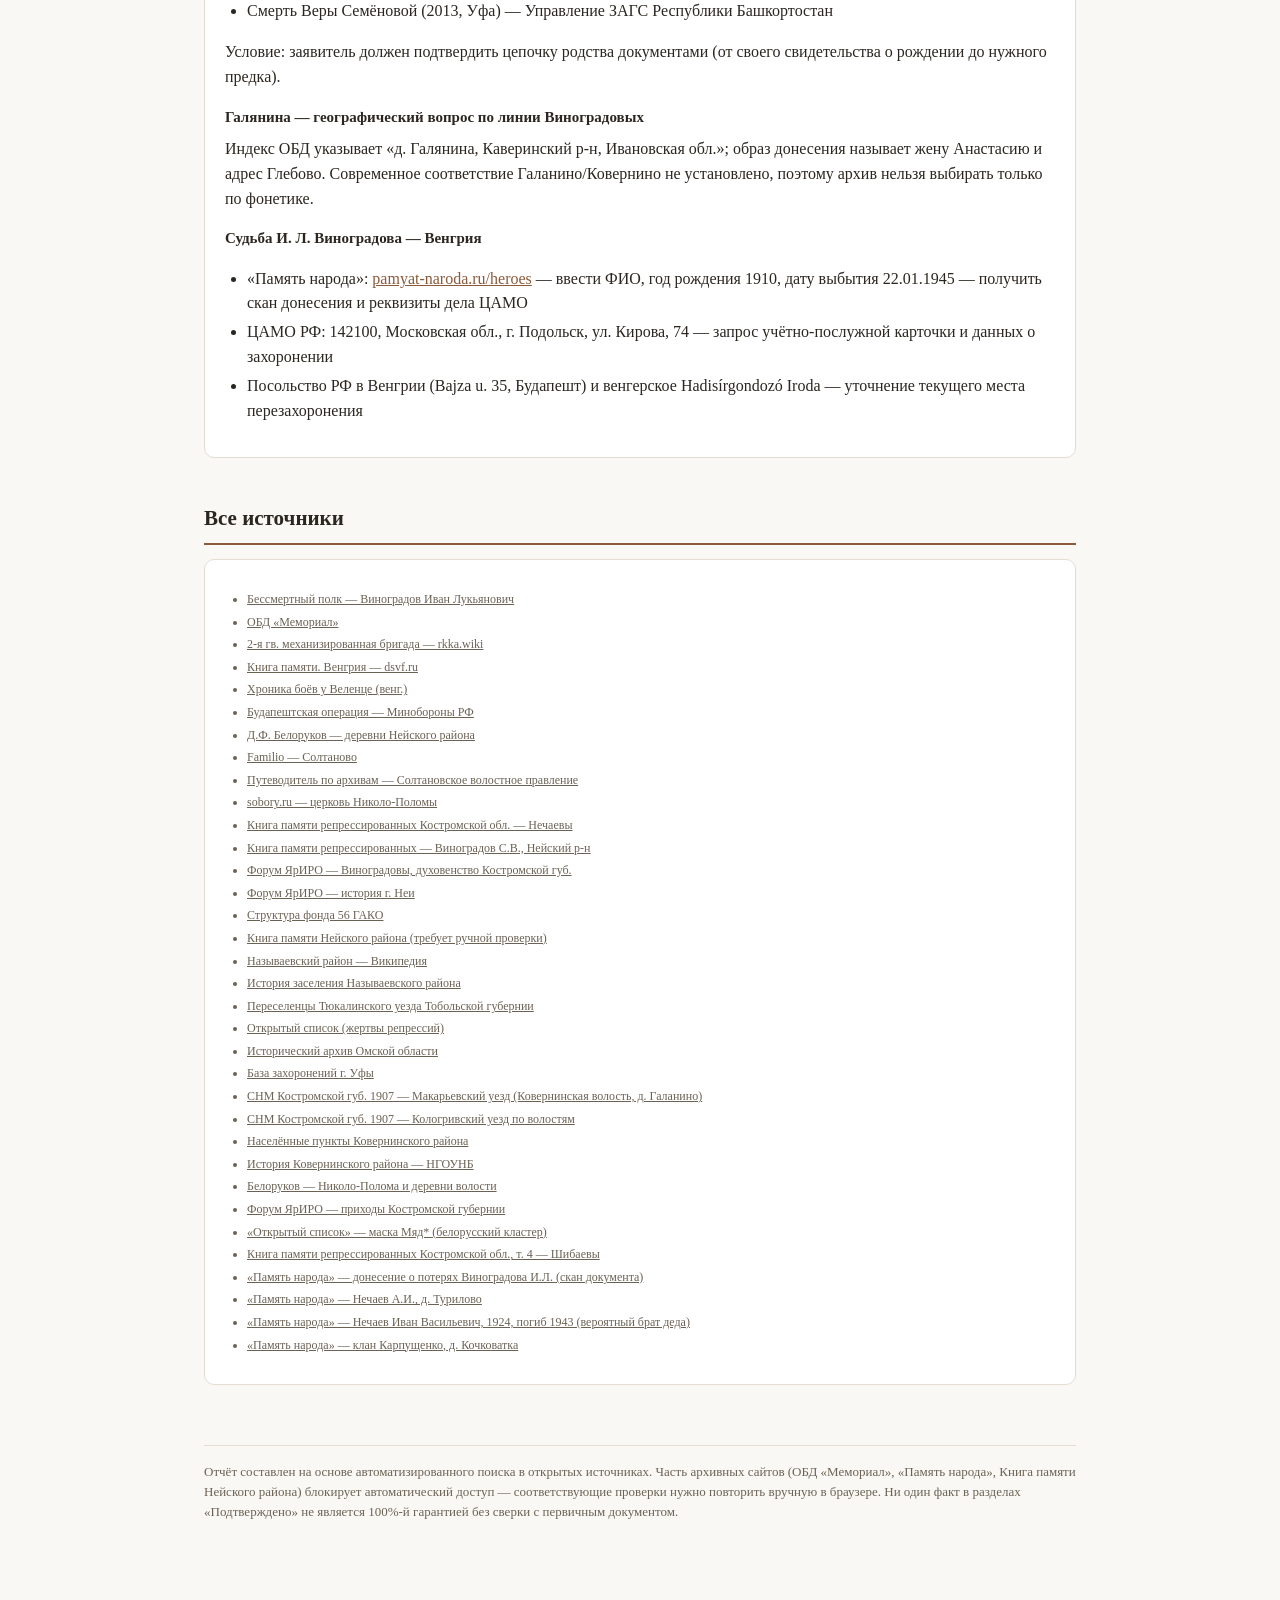
<file: 02_Отчёт_исследования.html>
<!DOCTYPE html>
<html lang="ru">
<head>
<meta charset="UTF-8">
<title>Родословная Семёновых / Нечаевых / Виноградовых / Карпущенко — исследование</title>
<style>
  :root{
    --bg:#faf8f4; --card:#ffffff; --ink:#2b2620; --muted:#6b6255;
    --line:#e4ddd0; --accent:#8a5a3b; --accent2:#4b6b53;
    --confirmed:#e8f3ea; --confirmed-b:#4b6b53;
    --hypo:#fdf3e0; --hypo-b:#b5852f;
    --open:#fce9e6; --open-b:#a5453a;
  }
  *{box-sizing:border-box}
  body{margin:0;background:var(--bg);color:var(--ink);font-family:Georgia,'Noto Serif',serif;line-height:1.55}
  .wrap{max-width:920px;margin:0 auto;padding:40px 24px 100px}
  h1{font-size:28px;margin:0 0 6px;font-weight:700}
  .sub{color:var(--muted);font-size:15px;margin-bottom:28px}
  h2{font-size:21px;margin:44px 0 6px;border-bottom:2px solid var(--accent);padding-bottom:8px}
  h3{font-size:17px;margin:26px 0 8px;color:var(--accent)}
  h4{font-size:15px;margin:16px 0 4px}
  p{margin:8px 0}
  .card{background:var(--card);border:1px solid var(--line);border-radius:10px;padding:18px 20px;margin:14px 0}
  .badge{display:inline-block;font-size:11px;font-weight:700;letter-spacing:.03em;padding:2px 9px;border-radius:99px;margin-right:8px;text-transform:uppercase;font-family:Arial,sans-serif}
  .b-confirmed{background:var(--confirmed);color:var(--confirmed-b);border:1px solid var(--confirmed-b)}
  .b-hypo{background:var(--hypo);color:var(--hypo-b);border:1px solid var(--hypo-b)}
  .b-open{background:var(--open);color:var(--open-b);border:1px solid var(--open-b)}
  .newfind{background:#fff9e6;border:1px solid #d9b64b;border-radius:10px;padding:16px 20px;margin:18px 0}
  .newfind h4{margin-top:0;color:#8a6d1a}
  a{color:var(--accent)}
  table{width:100%;border-collapse:collapse;font-size:14px;margin:10px 0}
  th,td{border:1px solid var(--line);padding:7px 10px;text-align:left;vertical-align:top}
  th{background:#f2ede3;font-family:Arial,sans-serif;font-size:12px;text-transform:uppercase;letter-spacing:.02em;color:var(--muted)}
  .src{font-size:12px;color:var(--muted)}
  .src a{color:var(--muted)}
  ul{padding-left:22px}
  li{margin:4px 0}
  .toc{background:#f2ede3;border-radius:10px;padding:16px 22px}
  .toc a{display:block;padding:3px 0;text-decoration:none;color:var(--ink)}
  .toc a:hover{color:var(--accent)}
  .tag{font-family:Arial,sans-serif;font-size:11px;background:var(--line);border-radius:5px;padding:1px 6px;color:var(--muted)}
  .quote{border-left:3px solid var(--accent);padding:4px 14px;color:#4a4438;font-style:italic;margin:10px 0}
  .footer{margin-top:60px;padding-top:16px;border-top:1px solid var(--line);color:var(--muted);font-size:13px}
</style>
</head>
<body>
<div class="wrap">

<h1>Родословная Дениса Семёнова</h1>
<div class="sub">Исследование родового древа — костромская, ивановская и омская ветви. Составлено 17 августа 2026. Источник данных: экспорт GEDCOM с MyHeritage (сайт «Инга Семенова») + открытые генеалогические, военные и краеведческие базы.</div>

<div class="newfind"><h4>Критическое уточнение (17.08.2026; пересмотр 08.10.2026)</h4><p>Этот ранний отчёт содержит рабочие версии, которые позднее не подтвердились или были уточнены. Не считать доказанными: происхождение Мядиных от Мяделя, родство Анны Мядиной и Александра Мядина, братство Нечаевых 1924 и 1942 годов, «родовой куст» Карпущенко и непрерывную линию Женцовых. Образ донесения ЦАМО теперь прямо называет жену Ивана Виноградова Анастасию Демидовну и адрес Глебово; дети и акт брака не приложены. Остальные выводы принимаются только в пределах источника.</p></div>

<div class="toc">
  <strong>Содержание</strong>
  <a href="#discovery">★ Главная находка: имя деда со стороны Нечаевых</a>
  <a href="#vinogradov-war">Иван Лукьянович Виноградов — судьба на войне</a>
  <a href="#nechaev">Нечаевы — Нейский район; Турилово/Курсаново по семейным сообщениям</a>
  <a href="#vinogradov-clan">Виноградовы — Костромская обл., г. Нея</a>
  <a href="#omsk">Семёновы и Карпущенко — Омская область</a>
  <a href="#open">Что нужно уточнить у родственников</a>
  <a href="#archives">Куда обращаться дальше (архивы, ЗАГС)</a>
  <a href="#sources">Все источники</a>
</div>

<div class="newfind" id="discovery">
<h4>★ Главная находка: имя прадеда-фронтовика и деда-Нечаева</h4>
<p>На сайте «Бессмертный полк» найдена страница, которую в 2015 году создала <strong>Инга Ивановна Семёнова</strong> (мать заказчика) о своём деде — <strong>Иване Лукьяновиче Виноградове</strong>. Её отчество <strong>«Ивановна»</strong> напрямую указывает, что её отец — тот самый «Unknown Нечаев», записанный в дереве без имени, — звался <strong>Иваном</strong>.</p>
<p>Итог: дед Дениса по материнской линии — <strong>Нечаев Иван Васильевич</strong> (отчество получено от отца, Василия Ефимовича Нечаева, — предположение, требует проверки, но имя «Иван» установлено документально).</p>
<p class="src">Источник: <a href="https://www.moypolk.ru/soldier/vinogradov-ivan-lukyanovich" target="_blank">moypolk.ru/soldier/vinogradov-ivan-lukyanovich</a> (публикация от 07.04.2015, автор — Семенова Инга Ивановна, г. Москва)</p>
</div>

<div class="newfind">
<h4>★ Обновление: разгадан искажённый топоним — найдена родина Ивана Лукьяновича</h4>
<p>В индексе ОБД место рождения записано как «д. Галянина, Каверинский р-н, Ивановская обл.». Современная расшифровка и административная привязка не установлены.</p>
<table>
<tr><th>В документе</th><th>На самом деле</th></tr>
<tr><td>«Каверинский р-н»</td><td>Буквальное чтение индекса; соответствие Ковернинской волости не подтверждено.</td></tr>
<tr><td>«д. Галянина»</td><td>Современная деревня и приход не установлены; Галанино/Ковернино — рабочие гипотезы.</td></tr>
<tr><td>«Ивановская обл.»</td><td>Сохраняется как поле военной записи; ошибку писаря нельзя доказывать без исторического справочника и метрики.</td></tr>
</table>
<p>Краеведческие совпадения Галанино/Ковернино интересны как направление, но не устанавливают тождество с военной записью; совпадение названия и волости недостаточно без первичной геопривязки.</p>
<p><strong>Что это меняет:</strong> метрику рождения нужно искать после установления современного соответствия Галянины; Ковернино остаётся одной из гипотез, а не готовым приходом.</p>
<p class="src">Источники: <a href="https://kostromka.blogspot.com/2016/01/makariev.html" target="_blank">СНМ Макарьевского уезда — Ковернинская волость</a> · <a href="https://kartarf.ru/rayony/koverninskiy" target="_blank">Населённые пункты Ковернинского района</a> · <a href="https://ngounb.ru/?p=696" target="_blank">История Ковернинского района — НГОУНБ</a></p>
</div>

<div class="newfind">
<h4>★★ Уточнение военного источника</h4>
<p>Официальная карточка «Память народа» подтверждает для Ивана Лукьяновича Виноградова 1910 год рождения, Ивановскую область, службу во 2-й гв. мбр, гибель 22.01.1945 и захоронение у Капольнашньека. Точное село рождения и связи с другими Нечаевыми/Карпущенко требуют гражданских или метрических записей.</p>
</div>

<h2 id="vinogradov-war">Иван Лукьянович Виноградов — прадед, погиб в Венгрии</h2>

<div class="card">
<span class="badge b-confirmed">Подтверждено</span>
<p>Единственная релевантная запись в ОБД «Мемориал»:</p>
<table>
<tr><th>Поле</th><th>Значение</th></tr>
<tr><td>ФИО</td><td>Виноградов Иван Лукьянович</td></tr>
<tr><td>Год рождения</td><td>1910</td></tr>
<tr><td>Место рождения</td><td>«д. Галянина, Каверинский р-н, Ивановская обл.» — современная геопривязка не установлена; вариант Галанино/Ковернино остаётся гипотезой.</td></tr>
<tr><td>Дата выбытия</td><td>22.01.1945 (в семье помнят 21.01.1945 — расхождение в 1 день типично для похоронок)</td></tr>
<tr><td>Звание</td><td>гвардии сержант</td></tr>
<tr><td>Место призыва</td><td>Нейский РВК, Ярославская обл. (ныне Костромская)</td></tr>
<tr><td>Часть</td><td>2-я гвардейская механизированная бригада, 1-й гв. мехкорпус, 3-й Украинский фронт</td></tr>
<tr><td>Место гибели</td><td>у венгерского села Капольнашньек (Kápolnásnyék), медье Фейер, у оз. Веленце</td></tr>
<tr><td>Семья</td><td>Образ донесения называет жену Анастасию Демидовну и адрес в д. Глебово; дети по именам не названы. Публикация говорит о троих детях, но актовые записи не приложены.</td></tr>
</table>

<h4>Исторический контекст гибели</h4>
<p>Погиб на второй день немецкой операции <strong>«Конрад III»</strong> — третьей и самой мощной попытки вермахта деблокировать окружённую в Будапеште группировку (IV танковый корпус СС). 18–27 января 1945 г. шли ожесточённые бои в районе оз. Веленце; 22 января пал Секешфехервар, а часть Капольнашньека была захвачена немцами — 2-я гв. мехбригада удерживала северную окраину села.</p>
<div class="quote">«Погиб Иван Лукьянович 22 января 1945 года в боях за освобождение Будапешта возле венгерского города Кополнаш-Ниек... Дома остались жена Виноградова Анастасия Демидовна и 3 детей.»</div>
<p class="src">Источники: <a href="https://www.moypolk.ru/soldier/vinogradov-ivan-lukyanovich" target="_blank">Бессмертный полк</a> · <a href="https://rkka.wiki/index.php/2_%D0%B3%D0%B2._%D0%BC%D0%B5%D1%85%D0%B0%D0%BD%D0%B8%D0%B7%D0%B8%D1%80%D0%BE%D0%B2%D0%B0%D0%BD%D0%BD%D0%B0%D1%8F_%D0%B1%D1%80%D0%B8%D0%B3%D0%B0%D0%B4%D0%B0" target="_blank">2 гв. мехбригада — rkka.wiki</a> · <a href="https://velenceblog.com/2014/04/21/velence-a-ii-vilaghaboruban-7-resz-a-harcok-1944-december-23-1945-februar-2-kozotti-szakasza/" target="_blank">хроника боёв у Веленце</a> · <a href="http://stat.mil.ru/winner_may/history/more.htm?id=11998255@cmsArticle" target="_blank">Будапештская операция, Минобороны РФ</a></p>
</div>

<div class="card">
<span class="badge b-hypo">Остаётся открытым</span>
<p>Как семья попала из Ковернина (≈200 км) в Нею — документально не подтверждено. Правдоподобное объяснение: переезд 1920–30-х годов на лесозаготовки и железную дорогу, что было массовым явлением для Неи. Проверяется по похозяйственным книгам и записи о браке.</p>
<p>В книге памяти «Венгрия» (dsvf.ru, 6065 записей) и в Книге памяти Костромской обл. запись об И.Л. Виноградове не встречена — он документально «потерян» между двумя областями. Есть основания подать заявление на увековечение в Книге памяти Костромской области.</p>
</div>

<div class="card">
<span class="badge b-confirmed">Документ найден и прочитан</span>
<h4>Скан донесения о потерях — топоним прочитан вручную</h4>
<p>Донесение 2-й гв. мехбригады, страница 4 из 8, строка 18. Официальный индекс и образ строки дают следующие поля:</p>
<div class="quote">«Ивановская обл., Каверинский р-н, д. Галянина; 1910» — современная геопривязка не установлена.</div>
<p>Индекс и образ донесения подтверждают военные сведения Ивана Лукьяновича; образ также называет жену Анастасию Демидовну и адрес в Глебово. Варианты «Голянина»/«Галанино»/«Галянина» нельзя считать одним топонимом; связь с Ковернинской волостью остаётся рабочей версией.</p>
<p class="src">Источник: <a href="https://pamyat-naroda.ru/heroes/person-hero98696412/" target="_blank">«Память народа» — карточка Виноградова И.Л., донесение о безвозвратных потерях</a></p>
</div>

<h2 id="nechaev">Нечаевы — Нейский район; Турилово и Курсаново по семейным сообщениям</h2>

<div class="card">
<span class="badge b-confirmed">Подтверждено</span>
<h4>Приход и уезд</h4>
<p>Солтановский погост и Троицкая церковь — архивный маршрут, а не доказательство рождения Василия. Семейное сообщение указывает Турилово; Глебово сохраняется как отдельная версия проживания/погребения. Для Ольги семейное сообщение указывает Курсаново/Крусаново; точный приход не найден.</p>
<p>Нейский район образован в 1929 г. из части Солтановской, Коткишевской и других волостей Кологривского и Макарьевского уездов.</p>
<p class="src">Источники: <a href="https://kostromka.ru/belorukov/derevni/neya/236.php" target="_blank">Д.Ф. Белоруков, «Деревни, сёла и города костромского края»</a> · <a href="https://familio.org/settlements/da15529d-e193-493e-8f87-7a834b177c1d" target="_blank">Familio — Солтаново</a> · <a href="https://guides.rusarchives.ru/funds/92/kologrivskiy-uezd-soltanovskoe-volostnoe-pravlenie" target="_blank">путеводитель по фондам — Солтановское волостное правление</a></p>

<h4>Полный состав Солтановской волости (СНМ 1907 г.)</h4>
<p>Боярское, Гарново, <strong>Глебово</strong> (на р. Нея), Голики, Гридкино, Демидово, Ёлкино, Искино, Карпиково, Кривцово, Никольское, Петрово, Полубесово, Полушино, Пустошка, Рылеево, <strong>Солтаново</strong> (село, школа, ярмарка, на р. Нея), Солтановский кордон, Свинкино, Собакино, Турилово, Фатьяново, Федяково.</p>
</div>

<div class="card">
<span class="badge b-confirmed">Новое — противоречие разрешено</span>
<h4>Топоним «Никола-Помола» и родина Ольги Шибаевой</h4>
<p>Расшифрован как <strong>село Николо-Полома</strong> (не путать с пристанционным посёлком в 4 км восточнее — там церковь построена только в 1999–2002 гг.). Ранее источники расходились: Чухломский или Кологривский уезд. Противоречие снято — <strong>Николо-Полома относилась к Кологривскому уезду</strong>, Николо-Поломской волости. Подтверждено тремя источниками: перепись 1702 г. («в 90 верстах от Кологрива»), список приходов Кологривского уезда на форуме ЯрИРО и СНМ Костромской губернии 1907 г. Путаница возникла потому, что современный Парфеньевский район собран из земель двух разных уездов — южная часть (включая Николо-Полому) кологривская, северная чухломская.</p>
<p><strong>Практический вывод:</strong> Николо-Полома и Солтаново — возможные архивные направления, но связь их с местами рождения Василия и Ольги не установлена. Брак Нечаева и Шибаевой и конкретные приходы требуют записи, а не географического предположения.</p>
<h4>Где искать деревню Ольги («12 км от Никола-Помола»)</h4>
<p>Вся Николо-Поломская волость укладывается в 10–15 км от погоста, деревни сидят на двух речках. Состав по СНМ 1907 г.: Афонино (на рч. Шуя), Бердуново, Будино, Екимово, Задорино, Иванов починок, Истомино (Шуя), Матвеево, Николо-Полома (село), Полома (Шуя), Пепелово (Шуя), Притыкино (Шуя), Раменье + железнодорожные будки и казармы.</p>
<p>Наиболее вероятные кандидаты — деревни «на рч. Шуя», то есть в дальнем от погоста кусте: <strong>Афонино, Истомино, Пепелово, Притыкино, Полома</strong>. Все они известны с 1534 г., когда были пожалованы Паисиеву монастырю под Галичем.</p>
<p class="src">Источники: <a href="https://sobory.ru/article/?object=36119" target="_blank">sobory.ru — Никольская церковь, Николо-Полома</a> · <a href="http://forum.yar-genealogy.ru/index.php?showtopic=306" target="_blank">Форум ЯрИРО — приходы Костромской губернии</a> · <a href="https://kostromka.blogspot.com/2016/01/kologriv_12.html" target="_blank">СНМ 1907 — Кологривский уезд по волостям</a> · <a href="https://kostromka.ru/belorukov/derevni/parfen/305.php" target="_blank">Белоруков — Николо-Полома и окрестные деревни</a></p>
</div>

<div class="card">
<span class="badge b-open">Шибаевы — открытый индекс без принятой записи</span>
<p><strong>Граница:</strong> опубликованная база не дала принятой записи. Метрические книги остаются рабочим маршрутом; нетипичность фамилии не гарантирует быстрого обнаружения.</p>
<p>Девичья фамилия прабабушки — <strong>Шибаева</strong> (известна только из GEDCOM). Сплошной просмотр Книги памяти жертв репрессий Костромской обл. (том 4, буквы С–Я) дал 5 записей на фамилию Шибаев — все из <em>западной</em> части губернии (Семёновский, Молвитинский, Красносельский районы), ни одной из Кологривского/Парфеньевского/Нейского. То есть в Костромской губернии Шибаевы редки и на северо-востоке в опубликованных списках не встречаются.</p>
<p>Это не опровергает семейное предание: опубликованная база не дала принятой записи. Метрические книги остаются рабочим маршрутом; нетипичность фамилии не гарантирует быстрого обнаружения.</p>
<!-- Раннее утверждение ниже сохранено только как исторический текст отчёта; актуальная граница выше. -->
<!--
<p>Это не опровергает семейное предание — просто означает, что Шибаевы под Николо-Поломой были малой локальной ветвью, и найти их можно только по метрическим книгам, а не по опубликованным базам. Фамилия для этого прихода нетипична, поэтому в метриках она должна оказаться «маркерной» и найтись быстро.</p>
<p class="src">Источник: <a href="https://bessmertnybarak.com/books/Kostrom_obl_4/page-170/" target="_blank">Книга памяти репрессированных Костромской обл., т. 4, стр. 170–171</a></p>
-->
</div>

<div class="card">
<span class="badge b-open">Отрицательный результат</span>
<p>В проверенном опубликованном фрагменте <strong>Книги памяти жертв политических репрессий Костромской области</strong> фамилия Нечаев встречается 6 раз — ни одна запись не относится к Нейскому району или д. Глебово. Это отрицание только этой базы: оно не доказывает отсутствие репрессий или отсутствие семьи в других источниках.</p>
</div>

<div class="newfind">
<h4>★★★ Важно: погибший на войне брат деда, ранее полностью отсутствовавший в дереве</h4>
<p>По прямому запросу «Нечаев Иван Васильевич» найдена запись, которая идеально ложится в семью: <strong>Нечаев Иван Васильевич, 1924 г.р., Костромская обл. (тогда Ярославская), Нейский район</strong>, призван Нейским РВК, гвардии красноармеец <strong>1-й гвардейской механизированной бригады</strong> (той же 1-й гв. механизированной бригады, где во 2-й бригаде того же 1-го гв. мехкорпуса служил и погиб Иван Лукьянович Виноградов — оба прадеда сражались в одном корпусе).</p>
<p>Официальная карточка подтверждает Ивана Васильевича Нечаева 1924 года рождения и его смерть от ран между 10 и 15 февраля 1943 года в 48-м медико-санитарном батальоне 1-й гв. мехбригады; похоронен в Ростовской области, х. Верхне-Грачики. Совпадение отчества с семейным Иваном 1942 года не доказывает, что это сын Василия Ефимовича и Ольги Николаевны.</p>
<p>Год рождения (1924) совпадает год в год с Марией Нечаевой (1924) — возможно, это близнецы или погодки. Этого человека совсем не было в семейном древе — его открыла эта военная база данных. Дед Дениса (в дереве — «Unknown Нечаев», по нашим данным тоже Иван) — не тот же человек: этот Иван Васильевич погиб в 1943 году, а дед дожил минимум до рождения дочери Инги в 1968 году. Значит в семье Василия Ефимовича было ДВА сына с похожими именами, либо этот Иван Васильевич — не родной, а двоюродный брат (сын брата Василия Ефимовича). Точно установить можно только через метрику рождения или похозяйственную книгу.</p>
<p class="src">Источник: <a href="https://pamyat-naroda.ru/heroes/person-hero107512900/" target="_blank">«Память народа» — Нечаев И.В., донесение о безвозвратных потерях (скан документа)</a></p>
</div>

<div class="newfind">
<h4>★ Новое: возможный родственник — Нечаев Александр Иванович, 1925, д. Турилово</h4>
<p>Отдельная карточка красноармейца указывает Турилово и маршрут Солтаново. Это подтверждает поисковое направление, но не доказывает рождение Василия Нечаева и не устанавливает его связь с этой карточкой.</p>
<p>Его отчество — <strong>Иванович</strong> — означает, что его отца звали Иван Нечаев. Пока неясно, тот ли это Иван, что стал впоследствии дедом заказчика (сын Василия Ефимовича), или другой Нечаев из той же волости — фамилия там не единична. Но совпадение места (тот же сельсовет) и отчества делает его хорошим кандидатом на родственника — двоюродного деда или троюродного брата деда.</p>
<p>Есть также его наградной документ — орден Отечественной войны I степени (юбилейное награждение, обычно 1985 г.), что означает: он пережил войну. Стоит поднять полную карточку награждения — там указывается год рождения и адрес на момент 1985 года, что может вывести на живых потомков.</p>
<p class="src">Источник: <a href="https://pamyat-naroda.ru/heroes/memorial-chelovek_vpp12891131/" target="_blank">«Память народа» — Нечаев А.И., учётно-регистрационная карточка</a></p>
</div>

<h2 id="vinogradov-clan">Виноградовы — Костромская обл., г. Нея</h2>

<div class="card">
<span class="badge b-hypo">Гипотеза (не подтверждена)</span>
<h4>Церковное происхождение фамилии?</h4>
<p>Фамилия Виноградов — одна из самых массовых «семинарских» фамилий Костромской губернии XIX века (десятки одновременных носителей-священнослужителей). Имена детей Демида Арефьевича — <strong>Дионисий и Таисья</strong> — редкие, церковные, что могло бы намекать на духовное происхождение. Однако проверка справочника духовенства Костромской епархии на 1890 г. показала: в <strong>Кологривском уезде</strong> (зона Неи) Виноградовых-священнослужителей почти нет, а имена «Демид/Диомид» и «Арефий» среди клира не встретились ни разу — это, скорее, обычные крестьянские имена. <strong>Прямой связи с духовным сословием не установлено</strong> — фамилия здесь, вероятнее всего, самая распространённая в округе, без родства с семинарскими Виноградовыми.</p>
<p class="src">Источники: <a href="http://forum.yar-genealogy.ru/index.php?showtopic=11233" target="_blank">форум ЯрИРО — Виноградовы, духовенство Костромской губ.</a> · Г.В. Брезгина, «Алфавитный список священно-церковнослужителей Костромской епархии на 1890 г.»</p>
</div>

<div class="card">
<span class="badge b-confirmed">Подтверждено</span>
<p>Станция Нея возникла в 1906 г. на Северной железной дороге; до революции территория относилась к <strong>Коткишевской волости Кологривского уезда</strong>. Приходская церковь округи — <strong>Николаевская церковь с. Коткишево</strong> (1810 г.) — вероятное место метрических записей семьи Демида Арефьевича.</p>
<p class="src">Источник: <a href="http://forum.yar-genealogy.ru/index.php?showtopic=3396" target="_blank">форум ЯрИРО — история Неи</a></p>
</div>

<div class="card">
<span class="badge b-open">Не найдено</span>
<p>Ни Демид Арефьевич, ни его сыновья (Василий, Алексей, Дионисий) не встречены ни в базах репрессий, ни в доступных военных базах. Записи в Книге памяти Нейского района (сайт ncbs.kst.muzkult.ru) проверить не удалось — сайт блокирует автоматический доступ, нужна ручная проверка в браузере.</p>
</div>

<h2 id="omsk">Семёновы и Карпущенко — Омская область</h2>

<div class="newfind">
<h4>★ Новое: фамилия Мядина указывает на Белоруссию, а не на Поволжье</h4>
<p>Девичья фамилия прабабушки — <strong>Мядина</strong> — известна только из GEDCOM-файла. Поиск похожих фамилий в открытых списках показывает разные белорусско-литовские варианты, но не доказывает происхождение конкретной Анны от Мяделя или связь с переселенцами.</p>
<p><strong>Что это меняет:</strong> первоначальная версия о мордовско-пензенском происхождении также не доказана. Варианты написания можно использовать только как поисковые формы; сначала нужно установить родителей Анны и её точное место рождения.</p>
<p>Это складывается с фамилией мужа: <strong>Карпущенко</strong> (ближайшая запись в базах — Карпущенков из Ельнинского р-на Смоленской обл.). Обе линии указывают в один коридор — <strong>белорусско-смоленское пограничье</strong>, а Называевский район — классический район столыпинского переселения оттуда в 1907–1914 гг. То есть обе ветви прабабушки и прадеда, скорее всего, переселенцы, а не сибирские старожилы.</p>
<p class="src">Источник: <a href="https://ru.openlist.wiki/index.php?search=%D0%9C%D1%8F%D0%B4*&fulltext=1" target="_blank">«Открытый список» — поиск по маске Мяд*</a></p>
</div>

<div class="card">
<span class="badge b-hypo">Контекст</span>
<h4>Откуда фамилия Карпущенко</h4>
<p>Суффикс «-енко/-енков» — украинско-белорусский патронимический, зона происхождения — Левобережная Украина, Гомельщина либо Смоленско-Брянское пограничье (единственная похожая запись в базе репрессий — Карпущенков Егор Сергеевич, Смоленская обл., Ельнинский р-н). Точный регион выхода семьи не установлен.</p>
<h4>Называевский район — почему сложно искать деревню</h4>
<p>До 1919 г. — Называевская волость Тюкалинского уезда Тобольской губернии (возникла в 1907 г. — в разгар столыпинского переселения). В 1936 г. в районе было 118 населённых пунктов, сегодня — 71: примерно 40% деревень исчезло. Деревня рождения Людмилы Карпущенко (10.03.1937) не названа в дереве — её нужно устанавливать по записи ЗАГС о рождении.</p>
<p class="src">Источники: <a href="https://ru.wikipedia.org/wiki/Называевский_район" target="_blank">Называевский район — Википедия</a> · <a href="http://nasledie55.ru/nazyvaevskiy-rayon" target="_blank">История заселения района</a> · <a href="https://www.prlib.ru/item/436821" target="_blank">«Переселенцы Тюкалинского уезда Тобольской губернии»</a></p>
</div>

<div class="card">
<span class="badge b-open">Не найдено / тупик без доп. данных</span>
<p>Фамилия «Семёнов» слишком распространена для поиска без отчества и года рождения — ни Пётр Семёнов, ни Анатолий Семёнов не идентифицируются в открытых базах. Поиск по Уфе (смерть Веры Семёновой, 2013) возможен через муниципальную базу захоронений <a href="http://pomnim.me/search" target="_blank">pomnim.me/search</a>, но нужно отчество.</p>
</div>

<div class="newfind">
<h4>★★ Рабочий кластер Карпущенко — д. Кочковатка</h4>
<p>Исторические сведения о деревне <strong>Кочковатка</strong> и белорусских переселенцах создают полезный архивный маршрут, но не подтверждают автоматически белорусское происхождение конкретных <strong>Мядиных</strong> или <strong>Карпущенко</strong>.</p>
<p>Прямой поиск по «Память народа» с фильтром «место рождения — Называевский» дал несколько Карпущенко, в том числе из Кочковатки. Это поисковый кластер однофамильцев, а не доказанный родовой очаг семьи Ивана Карпущенко:</p>
<table>
<tr><th>ФИО</th><th>Годы</th><th>Звание</th><th>Судьба</th></tr>
<tr><td>Карпущенко Тимофей Яковлевич</td><td>1912</td><td>ст. сержант, 233 сп 97 сд</td><td>прошёл всю войну — медаль «За отвагу» ×2, орден Красной Звезды ×2, орден Отечественной войны II ст. ×2, медали за Кёнигсберг и за победу над Японией</td></tr>
<tr><td>Карпущенко Павел (Карпищенко) Петрович</td><td>10.09.1918</td><td>подполковник интендантской службы</td><td>служил на Дальневосточном фронте</td></tr>
<tr><td>Корпущенко Илья Филимонович</td><td>1916</td><td>—</td><td>пропал/погиб, ноябрь 1941 (запись из печатной Книги памяти)</td></tr>
<tr><td>Корпущенко Василий Андреевич</td><td>1919</td><td>—</td><td>орден Отечественной войны II ст. (юбилейный)</td></tr>
<tr><td>Карпущенко Иван Константинович</td><td>1922</td><td>гв. мл. лейтенант</td><td>жил также в Свердловской обл., г. Краснополянск</td></tr>
<tr><td>Карпушенко Татьяна Петровна</td><td>1921</td><td>—</td><td>уроженка ст. Называевская (вероятно, сестра Павла Петровича)</td></tr>
</table>
<p>Кочковатка — полезный поисковый кластер: разные отчества показывают несколько семей, но не доказывают «родовой куст» и происхождение Ивана. Тимофей Яковлевич и Павел Петрович — кандидаты, чьё братство или двоюродное родство с Иваном нужно подтверждать родительскими записями.</p>
<p class="src">Источники: Краеведческий очерк Называевского района · «Память народа» — поиск Карпущенко, Называевский район</p>
</div>

<h2 id="open">Что нужно уточнить у живых родственников</h2>
<div class="card">
<table>
<tr><th>Вопрос</th><th>Зачем</th></tr>
<tr><td>Отчества: Людмилы Карпущенко, Анатолия Семёнова, Веры Семёновой, <strong>Ивана Карпущенко</strong> (особенно важно — сверить с найденным кланом из д. Кочковатка: Яковлевич? Петрович? Константинович?)</td><td>Без них поиск в военных и похоронных базах невозможен</td></tr>
<tr><td>Знал ли кто-то из старших о деревне <strong>Кочковатка</strong> (Называевский р-н) — предполагаемой родине Ивана Карпущенко?</td><td>Подтвердит найденную ветвь и укажет сельсовет для архивного запроса</td></tr>
<tr><td>Точное отчество деда по линии Нечаевых (сына Василия Ефимовича) — Иван ли, и не родственник ли он Нечаеву Александру Ивановичу 1925 г.р. из д. Турилово?</td><td>Свяжет новую находку с деревом</td></tr>
<tr><td>Слышал ли кто-то в семье об однофамильце <strong>Иване Васильевиче Нечаеве, 1924 г.р.</strong>, погибшем на войне в 1943 году?</td><td>Это кандидат на родственника; военная карточка сама по себе братство с дедом не доказывает</td></tr>
<tr><td>Название деревни рождения Людмилы (Называевский р-н, 10.03.1937)</td><td>Сузит круг с ~50 деревень до одной</td></tr>
<tr><td>Связаться с Ингой Ивановной Семёновой — автором страницы на «Бессмертном полку»</td><td>У неё уже есть похоронка и фото места захоронения И.Л. Виноградова</td></tr>
<tr><td>Третий ребёнок И.Л. и А.Д. Виноградовых (упомянут в тексте похоронки, в дереве не указан)</td><td>Заполнить пробел в дереве</td></tr>
<tr><td>Девичья фамилия Анны Михайловны — уже есть (Мядина) — узнать регион её семьи</td><td>Новая, ещё не исследованная ветвь</td></tr>
<tr><td>Любые документы: военные билеты, похоронки, свидетельства о рождении/браке, фото с подписями на обороте</td><td>Прямые первоисточники надёжнее вторичного поиска</td></tr>
</table>
</div>

<h2 id="archives">Архивы и ЗАГС — куда обращаться</h2>
<div class="card">
<h4>Государственный архив Костромской области (ГАКО)</h4>
<p>ул. Северной Правды, 24, Кострома, 156026 · тел. (4942) 42-02-21 / 42-13-30 · email arhiv@kmtn.ru · <a href="https://kosarchive.ru" target="_blank">kosarchive.ru</a> · Электронный читальный зал: <a href="https://chitalnyj-zal.kosarchive.ru/login/" target="_blank">chitalnyj-zal.kosarchive.ru</a></p>
<ul>
<li><strong>Ф. 56</strong> (метрические книги, 1842–1931) — рабочий архивный маршрут по возможным приходам. Точные записи рождения Василия (семейное Турилово) и Ольги (семейное Курсаново/Крусаново) пока не установлены; нельзя заранее приписывать им Солтаново или Николо-Полому.</li>
<li>Приоритет — <strong>запись о браке Нечаев × Шибаева</strong>: если запись сохранилась, она может дать возраст, место и имя отца; полное замыкание линии не гарантируется.</li>
<li><strong>Ф. 200</strong> — ревизские сказки (по деревням Солтановской волости)</li>
<li><strong>Ф. 130</strong> — духовная консистория (клировые ведомости — для проверки версии о духовном сословии Виноградовых)</li>
</ul>
<p>⚠️ В 1982 г. в ГАКО произошёл пожар — часть дореволюционных фондов утрачена или повреждена. Уточняйте сохранность конкретных дел перед заказом.</p>

<h4>Исторический архив Омской области (ГИАОО)</h4>
<p>г. Омск, ул. Красный Путь, 153/4 · +7 (3812) 25-14-17 · <a href="https://iaoo.ru" target="_blank">iaoo.ru</a> — с 2023 г. работает ЕАИС с удалённым доступом к части метрических книг (Ф. 16 — Омская духовная консистория).</p>
<p><strong>Важно:</strong> до 1919 г. Называевская волость входила в Тюкалинский уезд <em>Тобольской</em> губернии — дореволюционные метрики могут храниться не в Омске, а в <strong>Государственном архиве в г. Тобольске</strong> (ГБУТО).</p>

<h4>ЗАГС — самый быстрый путь</h4>
<p>Актовые записи младше 100 лет хранятся в органах ЗАГС, а не в архивах. Приоритетные запросы:</p>
<ul>
<li>Рождение Людмилы Карпущенко (10.03.1937) — <strong>отдел ЗАГС Называевского района, Омская обл.</strong> — даст точное название деревни и ФИО/возраст родителей одним документом</li>
<li>Смерть Ольги Николаевны Нечаевой (1976, Костромская обл.) — отдел ЗАГС Нейского района</li>
<li>Смерть Анны Михайловны Карпущенко (2002) и Анатолия Семёнова (2012) — архив ЗАГС Омской области</li>
<li>Смерть Веры Семёновой (2013, Уфа) — Управление ЗАГС Республики Башкортостан</li>
</ul>
<p>Условие: заявитель должен подтвердить цепочку родства документами (от своего свидетельства о рождении до нужного предка).</p>

<h4>Галянина — географический вопрос по линии Виноградовых</h4>
<p>Индекс ОБД указывает «д. Галянина, Каверинский р-н, Ивановская обл.»; образ донесения называет жену Анастасию и адрес Глебово. Современное соответствие Галанино/Ковернино не установлено, поэтому архив нельзя выбирать только по фонетике.</p>

<h4>Судьба И. Л. Виноградова — Венгрия</h4>
<ul>
<li>«Память народа»: <a href="https://pamyat-naroda.ru/heroes/" target="_blank">pamyat-naroda.ru/heroes</a> — ввести ФИО, год рождения 1910, дату выбытия 22.01.1945 — получить скан донесения и реквизиты дела ЦАМО</li>
<li>ЦАМО РФ: 142100, Московская обл., г. Подольск, ул. Кирова, 74 — запрос учётно-послужной карточки и данных о захоронении</li>
<li>Посольство РФ в Венгрии (Bajza u. 35, Будапешт) и венгерское Hadisírgondozó Iroda — уточнение текущего места перезахоронения</li>
</ul>
</div>

<h2 id="sources">Все источники</h2>
<div class="card src">
<ul>
<li><a href="https://www.moypolk.ru/soldier/vinogradov-ivan-lukyanovich" target="_blank">Бессмертный полк — Виноградов Иван Лукьянович</a></li>
<li><a href="https://obd-memorial.ru/html/search.htm" target="_blank">ОБД «Мемориал»</a></li>
<li><a href="https://rkka.wiki/index.php/2_%D0%B3%D0%B2._%D0%BC%D0%B5%D1%85%D0%B0%D0%BD%D0%B8%D0%B7%D0%B8%D1%80%D0%BE%D0%B2%D0%B0%D0%BD%D0%BD%D0%B0%D1%8F_%D0%B1%D1%80%D0%B8%D0%B3%D0%B0%D0%B4%D0%B0" target="_blank">2-я гв. механизированная бригада — rkka.wiki</a></li>
<li><a href="https://dsvf.ru/memory_book/hungary/" target="_blank">Книга памяти. Венгрия — dsvf.ru</a></li>
<li><a href="https://velenceblog.com/2014/04/21/velence-a-ii-vilaghaboruban-7-resz-a-harcok-1944-december-23-1945-februar-2-kozotti-szakasza/" target="_blank">Хроника боёв у Веленце (венг.)</a></li>
<li><a href="http://stat.mil.ru/winner_may/history/more.htm?id=11998255@cmsArticle" target="_blank">Будапештская операция — Минобороны РФ</a></li>
<li><a href="https://kostromka.ru/belorukov/derevni/neya/236.php" target="_blank">Д.Ф. Белоруков — деревни Нейского района</a></li>
<li><a href="https://familio.org/settlements/da15529d-e193-493e-8f87-7a834b177c1d" target="_blank">Familio — Солтаново</a></li>
<li><a href="https://guides.rusarchives.ru/funds/92/kologrivskiy-uezd-soltanovskoe-volostnoe-pravlenie" target="_blank">Путеводитель по архивам — Солтановское волостное правление</a></li>
<li><a href="https://sobory.ru/article/?object=36119" target="_blank">sobory.ru — церковь Николо-Поломы</a></li>
<li><a href="https://bessmertnybarak.com/books/Kostrom_obl_3/page-82/" target="_blank">Книга памяти репрессированных Костромской обл. — Нечаевы</a></li>
<li><a href="https://bessmertnybarak.com/books/Kostrom_obl_1/page-87/" target="_blank">Книга памяти репрессированных — Виноградов С.В., Нейский р-н</a></li>
<li><a href="http://forum.yar-genealogy.ru/index.php?showtopic=11233" target="_blank">Форум ЯрИРО — Виноградовы, духовенство Костромской губ.</a></li>
<li><a href="http://forum.yar-genealogy.ru/index.php?showtopic=3396" target="_blank">Форум ЯрИРО — история г. Неи</a></li>
<li><a href="https://nashipredki.com/archive/gako-kostroma/fund-56" target="_blank">Структура фонда 56 ГАКО</a></li>
<li><a href="https://ncbs.kst.muzkult.ru/kniga_pamjati_neja" target="_blank">Книга памяти Нейского района (требует ручной проверки)</a></li>
<li><a href="https://ru.wikipedia.org/wiki/Называевский_район" target="_blank">Называевский район — Википедия</a></li>
<li><a href="http://nasledie55.ru/nazyvaevskiy-rayon" target="_blank">История заселения Называевского района</a></li>
<li><a href="https://www.prlib.ru/item/436821" target="_blank">Переселенцы Тюкалинского уезда Тобольской губернии</a></li>
<li><a href="https://ru.openlist.wiki/" target="_blank">Открытый список (жертвы репрессий)</a></li>
<li><a href="https://iaoo.ru" target="_blank">Исторический архив Омской области</a></li>
<li><a href="http://pomnim.me/search" target="_blank">База захоронений г. Уфы</a></li>
<li><a href="https://kostromka.blogspot.com/2016/01/makariev.html" target="_blank">СНМ Костромской губ. 1907 — Макарьевский уезд (Ковернинская волость, д. Галанино)</a></li>
<li><a href="https://kostromka.blogspot.com/2016/01/kologriv_12.html" target="_blank">СНМ Костромской губ. 1907 — Кологривский уезд по волостям</a></li>
<li><a href="https://kartarf.ru/rayony/koverninskiy" target="_blank">Населённые пункты Ковернинского района</a></li>
<li><a href="https://ngounb.ru/?p=696" target="_blank">История Ковернинского района — НГОУНБ</a></li>
<li><a href="https://kostromka.ru/belorukov/derevni/parfen/305.php" target="_blank">Белоруков — Николо-Полома и деревни волости</a></li>
<li><a href="http://forum.yar-genealogy.ru/index.php?showtopic=306" target="_blank">Форум ЯрИРО — приходы Костромской губернии</a></li>
<li><a href="https://ru.openlist.wiki/index.php?search=%D0%9C%D1%8F%D0%B4*&fulltext=1" target="_blank">«Открытый список» — маска Мяд* (белорусский кластер)</a></li>
<li><a href="https://bessmertnybarak.com/books/Kostrom_obl_4/page-170/" target="_blank">Книга памяти репрессированных Костромской обл., т. 4 — Шибаевы</a></li>
<li><a href="https://pamyat-naroda.ru/heroes/person-hero98696412/" target="_blank">«Память народа» — донесение о потерях Виноградова И.Л. (скан документа)</a></li>
<li><a href="https://pamyat-naroda.ru/heroes/memorial-chelovek_vpp12891131/" target="_blank">«Память народа» — Нечаев А.И., д. Турилово</a></li>
<li><a href="https://pamyat-naroda.ru/heroes/person-hero107512900/" target="_blank">«Память народа» — Нечаев Иван Васильевич, 1924, погиб 1943 (вероятный брат деда)</a></li>
<li><a href="https://pamyat-naroda.ru/heroes/?last_name=Карпущенко&place_birth=Называевский" target="_blank">«Память народа» — клан Карпущенко, д. Кочковатка</a></li>
</ul>
</div>

<div class="footer">
Отчёт составлен на основе автоматизированного поиска в открытых источниках. Часть архивных сайтов (ОБД «Мемориал», «Память народа», Книга памяти Нейского района) блокирует автоматический доступ — соответствующие проверки нужно повторить вручную в браузере. Ни один факт в разделах «Подтверждено» не является 100%-й гарантией без сверки с первичным документом.
</div>

</div>
</body>
</html>
</file>
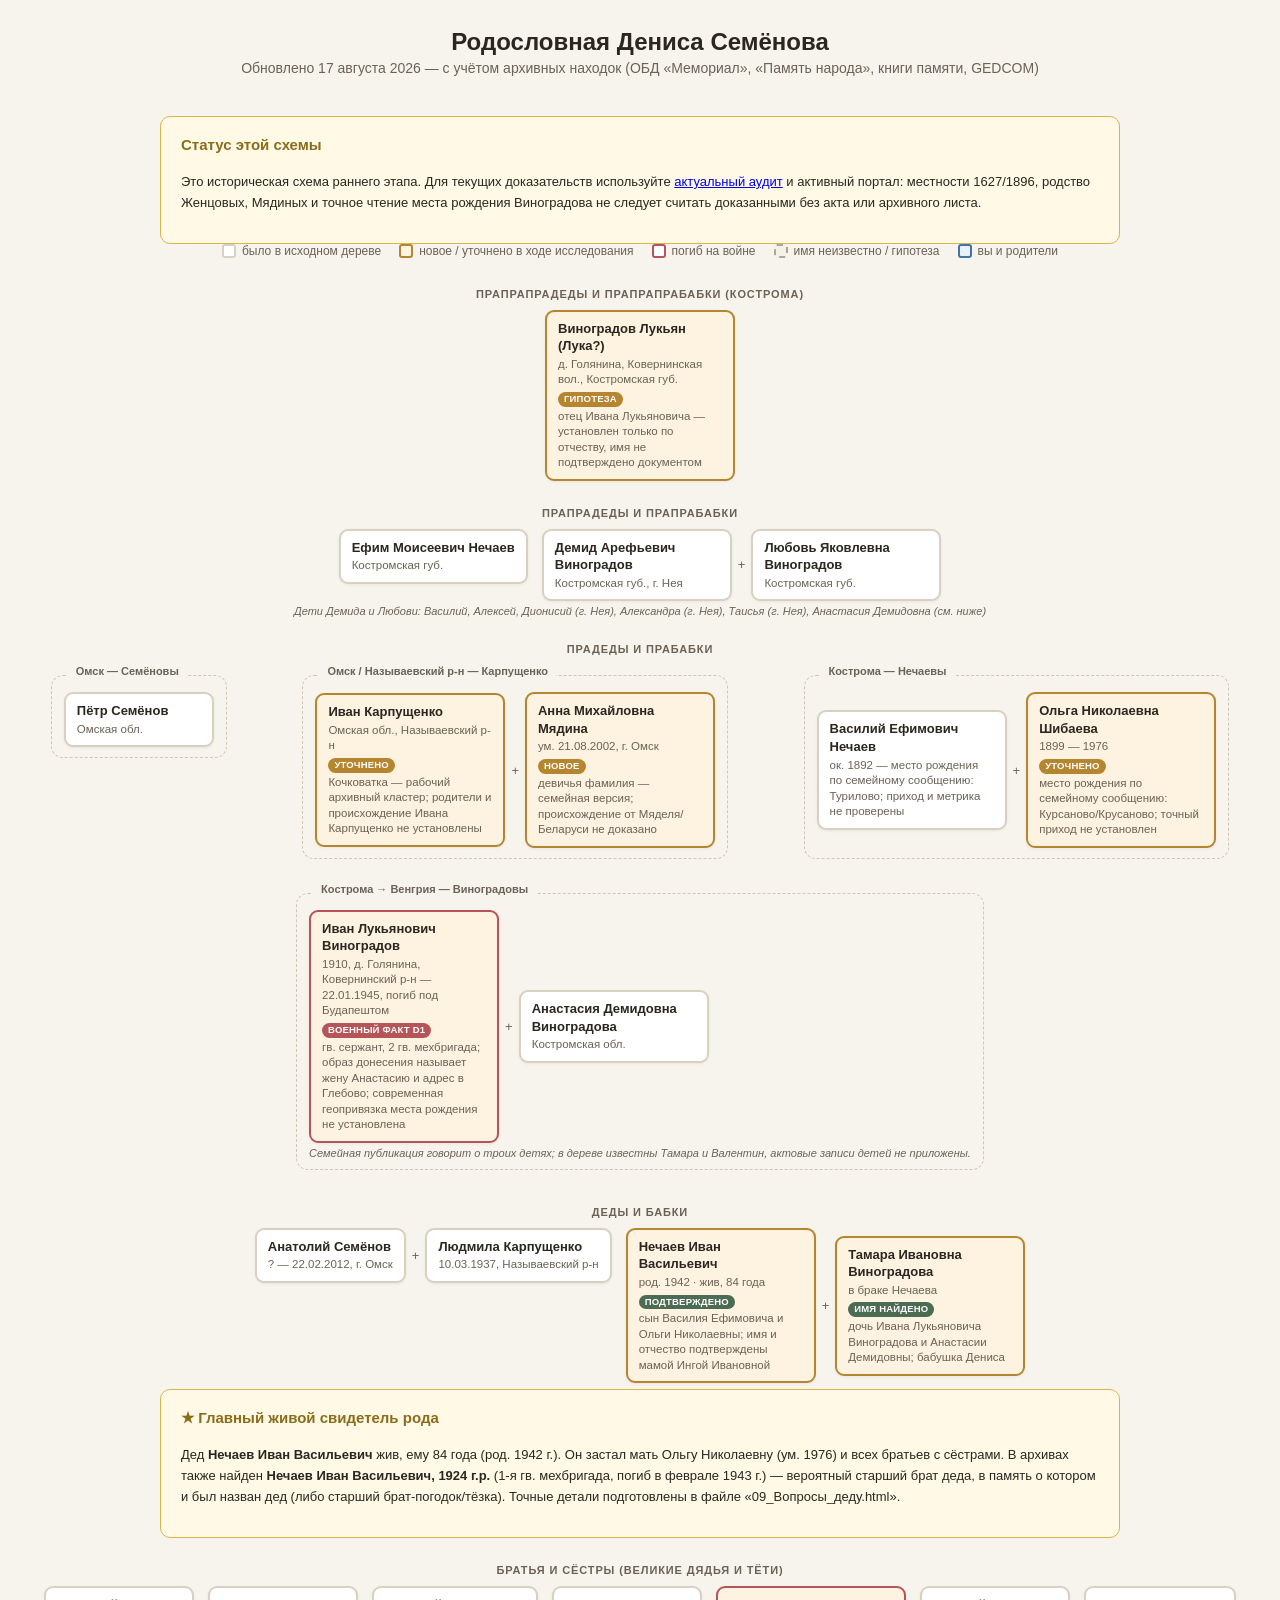
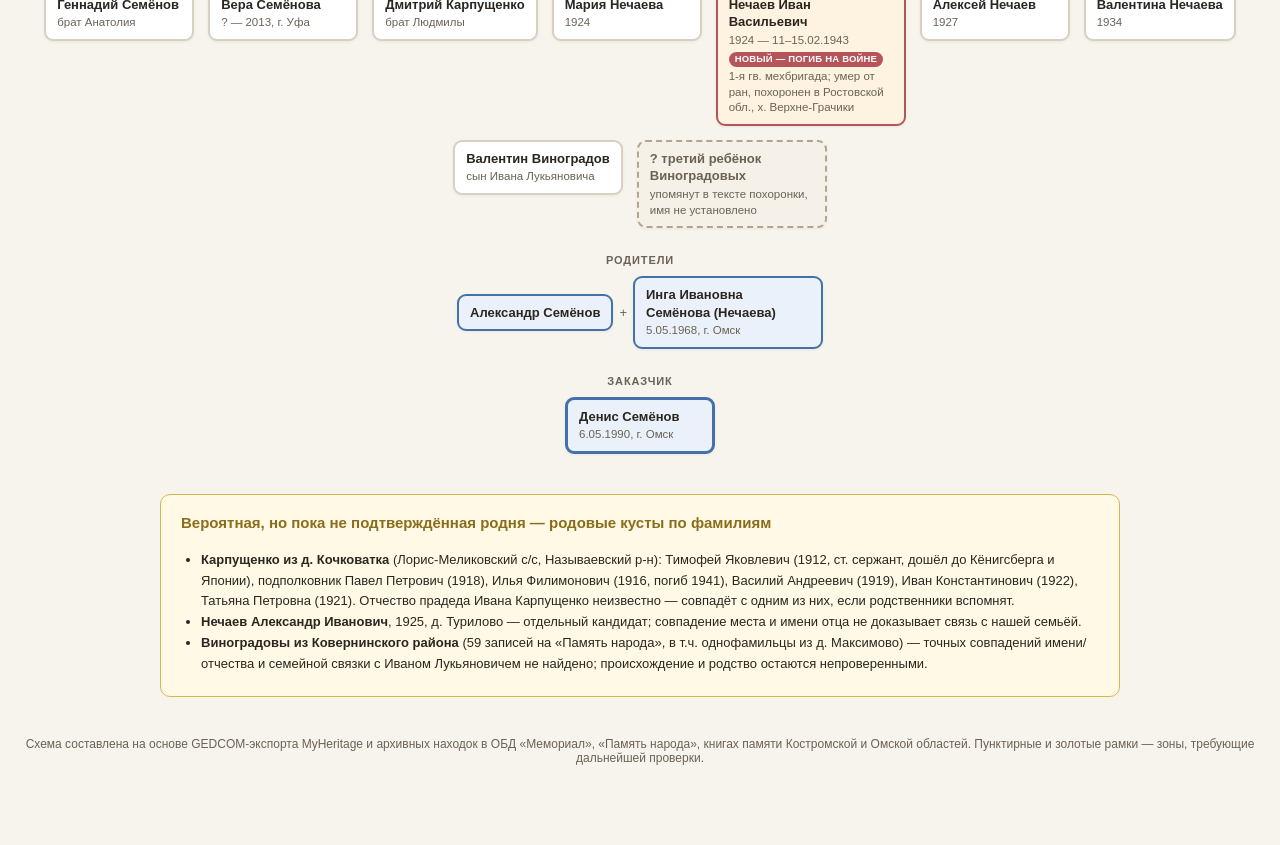
<file: 03_Древо_схема_поколений.html>
<!DOCTYPE html>
<html lang="ru">
<head>
<meta charset="UTF-8">
<title>Семейное древо Дениса Семёнова — с уточнениями</title>
<style>
  :root{
    --bg:#f7f4ee; --ink:#2b2620; --muted:#6b6255; --line:#cfc6b4;
    --card:#ffffff;
    --blue:#4472a8; --blue-bg:#eaf1fa;
    --pink:#b5555a; --pink-bg:#fbeceb;
    --gold:#b5852f; --gold-bg:#fdf3e0;
    --green:#4b6b53; --green-bg:#eaf3ec;
  }
  *{box-sizing:border-box}
  body{margin:0;background:var(--bg);color:var(--ink);font-family:'Segoe UI',Arial,sans-serif}
  .wrap{max-width:1500px;margin:0 auto;padding:28px 20px 80px}
  h1{font-size:24px;margin:0 0 4px;text-align:center}
  .sub{color:var(--muted);font-size:14px;text-align:center;margin-bottom:18px}
  .legend{display:flex;justify-content:center;gap:18px;flex-wrap:wrap;font-size:12px;margin-bottom:30px;color:var(--muted)}
  .legend span{display:inline-flex;align-items:center;gap:6px}
  .swatch{width:14px;height:14px;border-radius:3px;display:inline-block;border-width:2px;border-style:solid}
  .gen{margin-bottom:6px}
  .gen-label{font-size:11px;text-transform:uppercase;letter-spacing:.08em;color:var(--muted);text-align:center;margin:26px 0 10px;font-weight:700}
  .row{display:flex;justify-content:center;align-items:flex-start;flex-wrap:wrap;gap:14px;position:relative}
  .unit{display:flex;align-items:center;gap:0;margin:6px 8px}
  .couple{display:flex;align-items:center;gap:6px}
  .plus{color:var(--muted);font-size:13px}
  .card{
    background:var(--card);border:2px solid #d8d0c0;border-radius:9px;
    padding:8px 11px;min-width:150px;max-width:190px;font-size:12.5px;line-height:1.35;
    box-shadow:0 1px 3px rgba(0,0,0,.06);
  }
  .card .name{font-weight:700;font-size:13px}
  .card .meta{color:var(--muted);font-size:11.5px;margin-top:2px}
  .card .tag{display:inline-block;font-size:9.5px;font-weight:700;padding:1px 6px;border-radius:99px;margin-top:4px;text-transform:uppercase;letter-spacing:.02em}
  .new{border-color:var(--gold);background:var(--gold-bg)}
  .new .tag{background:var(--gold);color:#fff}
  .unknown{border-style:dashed;border-color:#b0a68e;background:#f5f1e8;color:#6b6255}
  .unknown .name{color:#6b6255}
  .warhero{border-color:var(--pink)}
  .warhero .tag{background:var(--pink);color:#fff}
  .living{border-color:var(--blue);background:var(--blue-bg)}
  .confirmed .tag{background:var(--green);color:#fff}
  .kids-row{display:flex;justify-content:center;gap:10px;flex-wrap:wrap;margin-top:8px}
  .connector-down{width:2px;height:16px;background:var(--line);margin:0 auto}
  .branch{border:1px dashed var(--line);border-radius:12px;padding:16px 12px 10px;margin:10px auto;position:relative}
  .branch-title{position:absolute;top:-11px;left:16px;background:var(--bg);padding:0 8px;font-size:11px;color:var(--muted);font-weight:700}
  .siblings-note{font-size:11px;color:var(--muted);text-align:center;max-width:900px;margin:4px auto 0;font-style:italic}
  .note-box{max-width:960px;margin:40px auto 0;background:#fff9e6;border:1px solid #d9b64b;border-radius:10px;padding:16px 20px;font-size:13px;line-height:1.6}
  .note-box h3{margin-top:0;font-size:15px;color:#8a6d1a}
  .note-box ul{margin:6px 0;padding-left:20px}
  .footer{text-align:center;color:var(--muted);font-size:12px;margin-top:40px}
</style>
</head>
<body>
<div class="wrap">

<h1>Родословная Дениса Семёнова</h1>
<div class="sub">Обновлено 17 августа 2026 — с учётом архивных находок (ОБД «Мемориал», «Память народа», книги памяти, GEDCOM)</div>
<div class="note-box"><h3>Статус этой схемы</h3><p>Это историческая схема раннего этапа. Для текущих доказательств используйте <a href="docs/research/2026-09-20-current-evidence-audit.md">актуальный аудит</a> и активный портал: местности 1627/1896, родство Женцовых, Мядиных и точное чтение места рождения Виноградова не следует считать доказанными без акта или архивного листа.</p></div>

<div class="legend">
  <span><span class="swatch" style="border-color:#d8d0c0;background:#fff"></span> было в исходном дереве</span>
  <span><span class="swatch" style="border-color:var(--gold);background:var(--gold-bg)"></span> новое / уточнено в ходе исследования</span>
  <span><span class="swatch" style="border-color:var(--pink);background:#fff"></span> погиб на войне</span>
  <span><span class="swatch" style="border-color:#b0a68e;background:#f5f1e8;border-style:dashed"></span> имя неизвестно / гипотеза</span>
  <span><span class="swatch" style="border-color:var(--blue);background:var(--blue-bg)"></span> вы и родители</span>
</div>

<!-- GEN -4: прапрапрадеды по костромской линии -->
<div class="gen-label">Прапрапрадеды и прапрапрабабки (Кострома)</div>
<div class="row">
  <div class="card new">
    <div class="name">Виноградов Лукьян (Лука?)</div>
    <div class="meta">д. Голянина, Ковернинская вол., Костромская губ.</div>
    <span class="tag">гипотеза</span>
    <div class="meta">отец Ивана Лукьяновича — установлен только по отчеству, имя не подтверждено документом</div>
  </div>
</div>

<!-- GEN -3: прапрадеды -->
<div class="gen-label">Прапрадеды и прапрабабки</div>
<div class="row">
  <div class="card">
    <div class="name">Ефим Моисеевич Нечаев</div>
    <div class="meta">Костромская губ.</div>
  </div>
  <div class="couple">
    <div class="card">
      <div class="name">Демид Арефьевич Виноградов</div>
      <div class="meta">Костромская губ., г. Нея</div>
    </div>
    <span class="plus">+</span>
    <div class="card">
      <div class="name">Любовь Яковлевна Виноградов</div>
      <div class="meta">Костромская губ.</div>
    </div>
  </div>
</div>
<div class="siblings-note">Дети Демида и Любови: Василий, Алексей, Дионисий (г. Нея), Александра (г. Нея), Таисья (г. Нея), Анастасия Демидовна (см. ниже)</div>

<!-- GEN -2: прадеды -->
<div class="gen-label">Прадеды и прабабки</div>
<div class="row">
  <div class="branch">
    <div class="branch-title">Омск — Семёновы</div>
    <div class="card">
      <div class="name">Пётр Семёнов</div>
      <div class="meta">Омская обл.</div>
    </div>
  </div>

  <div class="branch">
    <div class="branch-title">Омск / Называевский р-н — Карпущенко</div>
    <div class="couple">
      <div class="card new">
        <div class="name">Иван Карпущенко</div>
        <div class="meta">Омская обл., Называевский р-н</div>
        <span class="tag">уточнено</span>
<div class="meta">Кочковатка — рабочий архивный кластер; родители и происхождение Ивана Карпущенко не установлены</div>
      </div>
      <span class="plus">+</span>
      <div class="card new">
        <div class="name">Анна Михайловна Мядина</div>
        <div class="meta">ум. 21.08.2002, г. Омск</div>
        <span class="tag">новое</span>
<div class="meta">девичья фамилия — семейная версия; происхождение от Мяделя/Беларуси не доказано</div>
      </div>
    </div>
  </div>

  <div class="branch">
    <div class="branch-title">Кострома — Нечаевы</div>
    <div class="couple">
      <div class="card">
        <div class="name">Василий Ефимович Нечаев</div>
<div class="meta">ок. 1892 — место рождения по семейному сообщению: Турилово; приход и метрика не проверены</div>
      </div>
      <span class="plus">+</span>
      <div class="card new">
        <div class="name">Ольга Николаевна Шибаева</div>
        <div class="meta">1899 — 1976</div>
        <span class="tag">уточнено</span>
<div class="meta">место рождения по семейному сообщению: Курсаново/Крусаново; точный приход не установлен</div>
      </div>
    </div>
  </div>

  <div class="branch">
    <div class="branch-title">Кострома → Венгрия — Виноградовы</div>
    <div class="couple">
      <div class="card new warhero">
        <div class="name">Иван Лукьянович Виноградов</div>
        <div class="meta">1910, д. Голянина, Ковернинский р-н — 22.01.1945, погиб под Будапештом</div>
        <span class="tag">военный факт D1</span>
        <div class="meta">гв. сержант, 2 гв. мехбригада; образ донесения называет жену Анастасию и адрес в Глебово; современная геопривязка места рождения не установлена</div>
      </div>
      <span class="plus">+</span>
      <div class="card">
        <div class="name">Анастасия Демидовна Виноградова</div>
        <div class="meta">Костромская обл.</div>
      </div>
    </div>
    <div class="siblings-note">Семейная публикация говорит о троих детях; в дереве известны Тамара и Валентин, актовые записи детей не приложены.</div>
  </div>
</div>

<!-- GEN -1: деды -->
<div class="gen-label">Деды и бабки</div>
<div class="row">
  <div class="couple">
    <div class="card">
      <div class="name">Анатолий Семёнов</div>
      <div class="meta">? — 22.02.2012, г. Омск</div>
    </div>
    <span class="plus">+</span>
    <div class="card">
      <div class="name">Людмила Карпущенко</div>
      <div class="meta">10.03.1937, Называевский р-н</div>
    </div>
  </div>

  <div class="couple">
    <div class="card new confirmed">
      <div class="name">Нечаев Иван Васильевич</div>
      <div class="meta">род. 1942 · жив, 84 года</div>
      <span class="tag">подтверждено</span>
      <div class="meta">сын Василия Ефимовича и Ольги Николаевны; имя и отчество подтверждены мамой Ингой Ивановной</div>
    </div>
    <span class="plus">+</span>
    <div class="card new confirmed">
      <div class="name">Тамара Ивановна Виноградова</div>
      <div class="meta">в браке Нечаева</div>
      <span class="tag">имя найдено</span>
      <div class="meta">дочь Ивана Лукьяновича Виноградова и Анастасии Демидовны; бабушка Дениса</div>
    </div>
  </div>
</div>

<div class="note-box" style="margin-top:6px">
  <h3>★ Главный живой свидетель рода</h3>
  <p>Дед <strong>Нечаев Иван Васильевич</strong> жив, ему 84 года (род. 1942 г.). Он застал мать Ольгу Николаевну (ум. 1976) и всех братьев с сёстрами. В архивах также найден <strong>Нечаев Иван Васильевич, 1924 г.р.</strong> (1-я гв. мехбригада, погиб в феврале 1943 г.) — вероятный старший брат деда, в память о котором и был назван дед (либо старший брат-погодок/тёзка). Точные детали подготовлены в файле «09_Вопросы_деду.html».</p>
</div>

<!-- Братья и сёстры дедов -->
<div class="gen-label">Братья и сёстры (великие дядья и тёти)</div>
<div class="row">
  <div class="card"><div class="name">Геннадий Семёнов</div><div class="meta">брат Анатолия</div></div>
  <div class="card"><div class="name">Вера Семёнова</div><div class="meta">? — 2013, г. Уфа</div></div>
  <div class="card"><div class="name">Дмитрий Карпущенко</div><div class="meta">брат Людмилы</div></div>
  <div class="card"><div class="name">Мария Нечаева</div><div class="meta">1924</div></div>
  <div class="card new warhero">
    <div class="name">Нечаев Иван Васильевич</div>
    <div class="meta">1924 — 11–15.02.1943</div>
    <span class="tag">новый — погиб на войне</span>
    <div class="meta">1-я гв. мехбригада; умер от ран, похоронен в Ростовской обл., х. Верхне-Грачики</div>
  </div>
  <div class="card"><div class="name">Алексей Нечаев</div><div class="meta">1927</div></div>
  <div class="card"><div class="name">Валентина Нечаева</div><div class="meta">1934</div></div>
  <div class="card"><div class="name">Валентин Виноградов</div><div class="meta">сын Ивана Лукьяновича</div></div>
  <div class="card unknown"><div class="name">? третий ребёнок Виноградовых</div><div class="meta">упомянут в тексте похоронки, имя не установлено</div></div>
</div>

<!-- GEN 0: родители -->
<div class="gen-label">Родители</div>
<div class="row">
  <div class="couple">
    <div class="card living">
      <div class="name">Александр Семёнов</div>
    </div>
    <span class="plus">+</span>
    <div class="card living">
      <div class="name">Инга Ивановна Семёнова (Нечаева)</div>
      <div class="meta">5.05.1968, г. Омск</div>
    </div>
  </div>
</div>

<!-- GEN 1: вы -->
<div class="gen-label">Заказчик</div>
<div class="row">
  <div class="card living" style="border-width:3px">
    <div class="name">Денис Семёнов</div>
    <div class="meta">6.05.1990, г. Омск</div>
  </div>
</div>

<div class="note-box">
  <h3>Вероятная, но пока не подтверждённая родня — родовые кусты по фамилиям</h3>
  <ul>
    <li><strong>Карпущенко из д. Кочковатка</strong> (Лорис-Меликовский с/с, Называевский р-н): Тимофей Яковлевич (1912, ст. сержант, дошёл до Кёнигсберга и Японии), подполковник Павел Петрович (1918), Илья Филимонович (1916, погиб 1941), Василий Андреевич (1919), Иван Константинович (1922), Татьяна Петровна (1921). Отчество прадеда Ивана Карпущенко неизвестно — совпадёт с одним из них, если родственники вспомнят.</li>
<li><strong>Нечаев Александр Иванович</strong>, 1925, д. Турилово — отдельный кандидат; совпадение места и имени отца не доказывает связь с нашей семьёй.</li>
    <li><strong>Виноградовы из Ковернинского района</strong> (59 записей на «Память народа», в т.ч. однофамильцы из д. Максимово) — точных совпадений имени/отчества и семейной связки с Иваном Лукьяновичем не найдено; происхождение и родство остаются непроверенными.</li>
  </ul>
</div>

<div class="footer">Схема составлена на основе GEDCOM-экспорта MyHeritage и архивных находок в ОБД «Мемориал», «Память народа», книгах памяти Костромской и Омской областей. Пунктирные и золотые рамки — зоны, требующие дальнейшей проверки.</div>

</div>
</body>
</html>
</file>
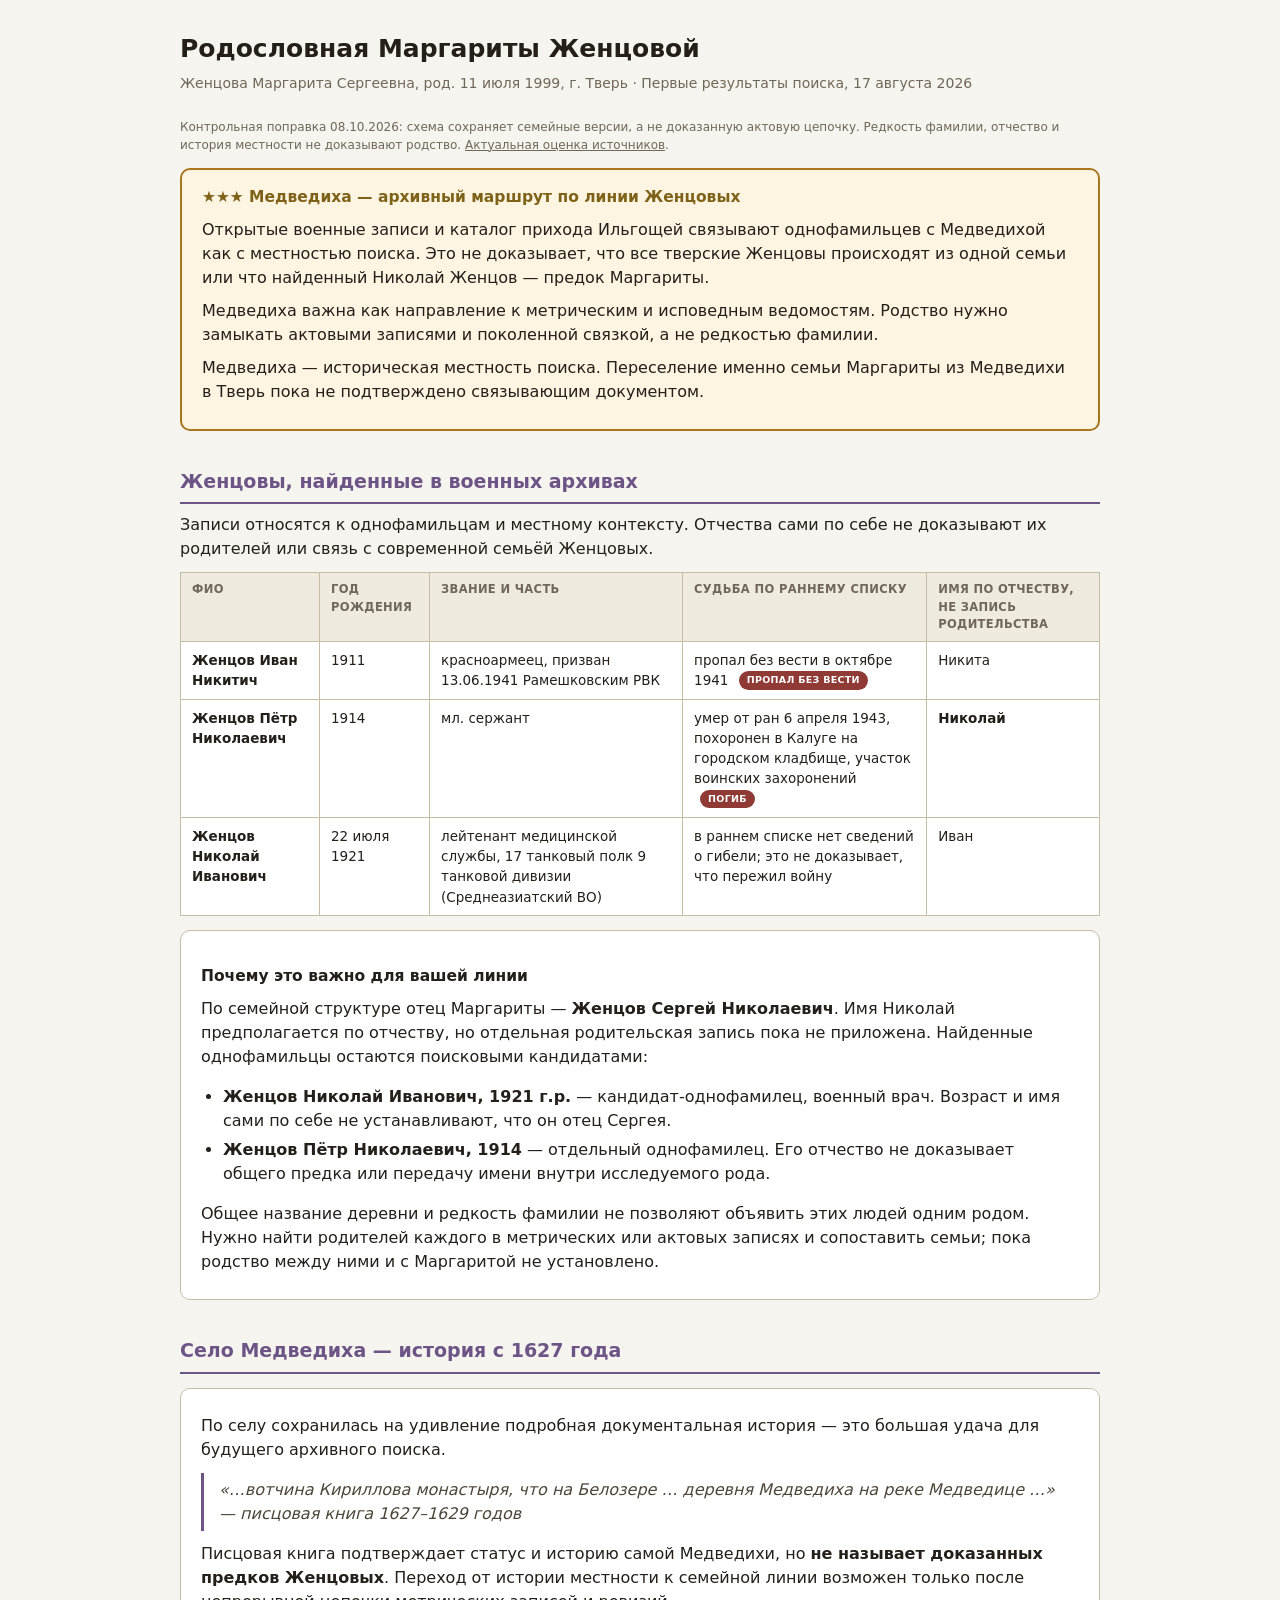
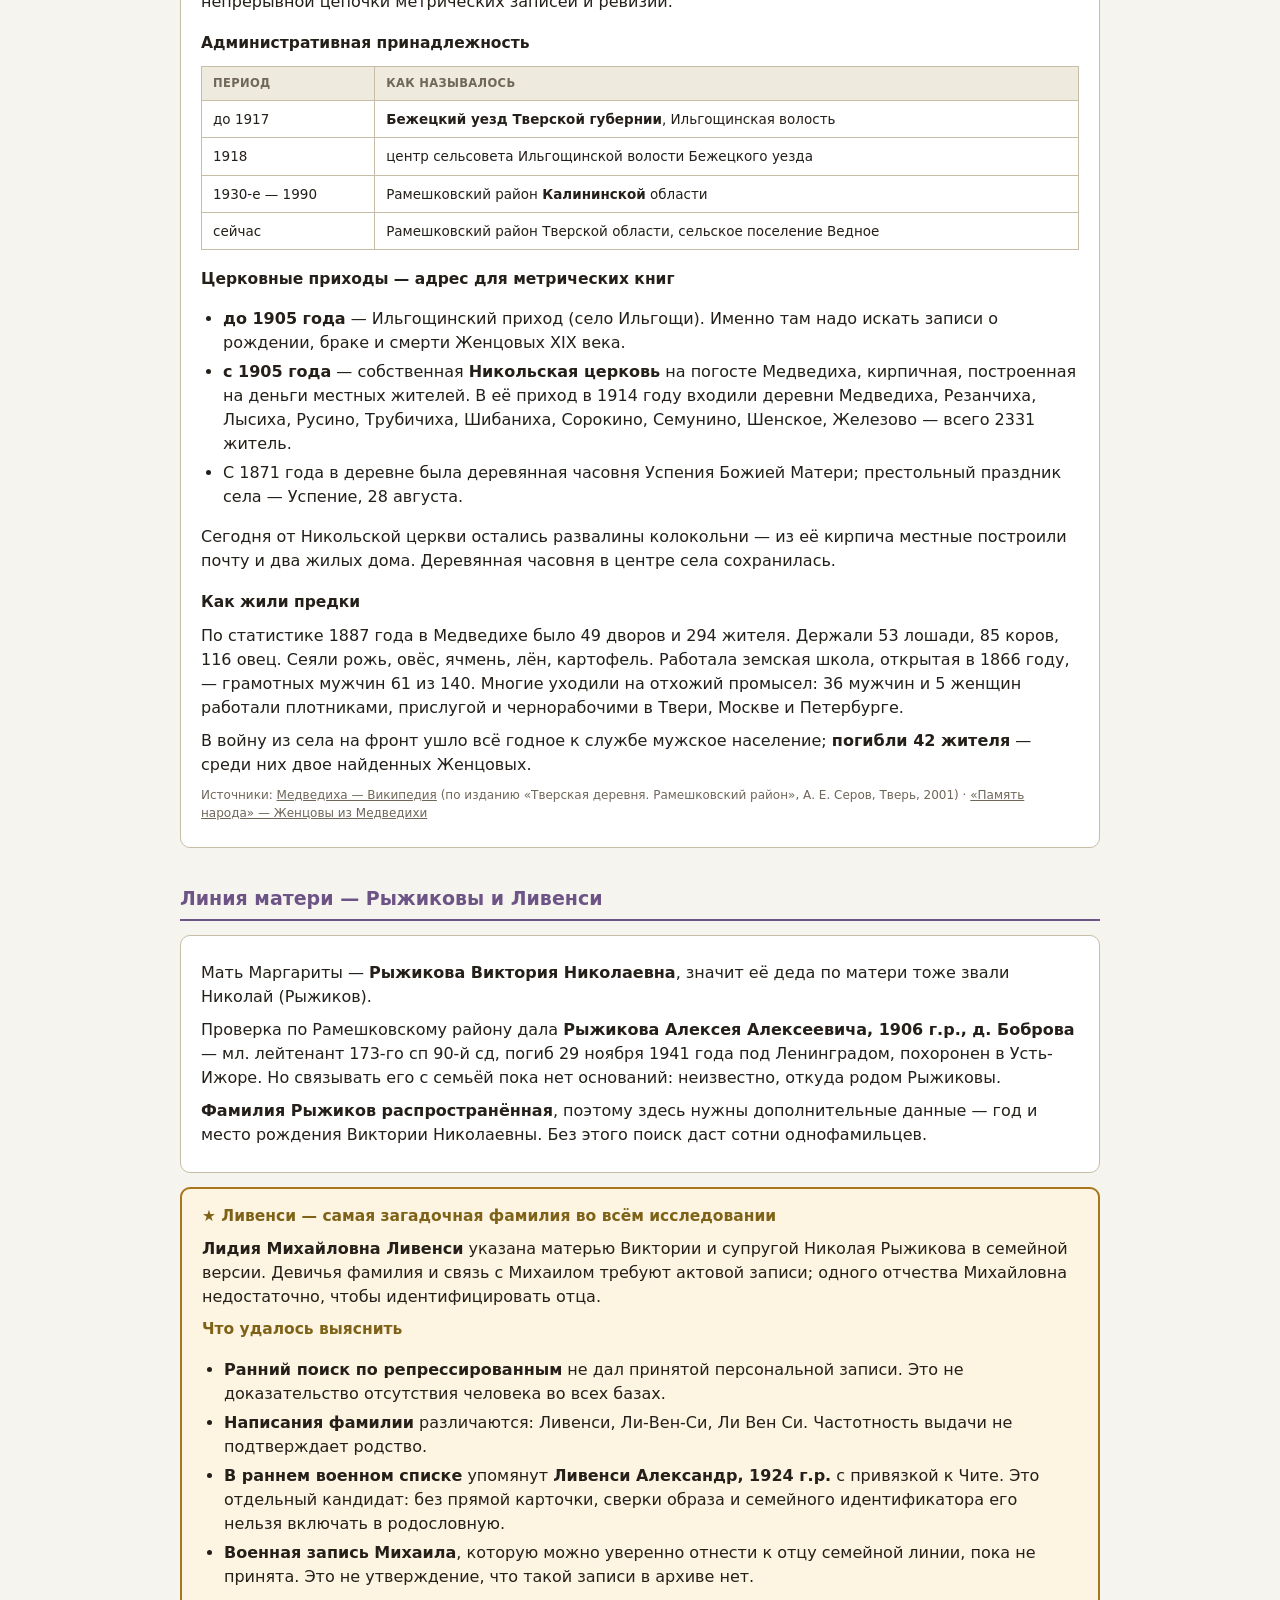
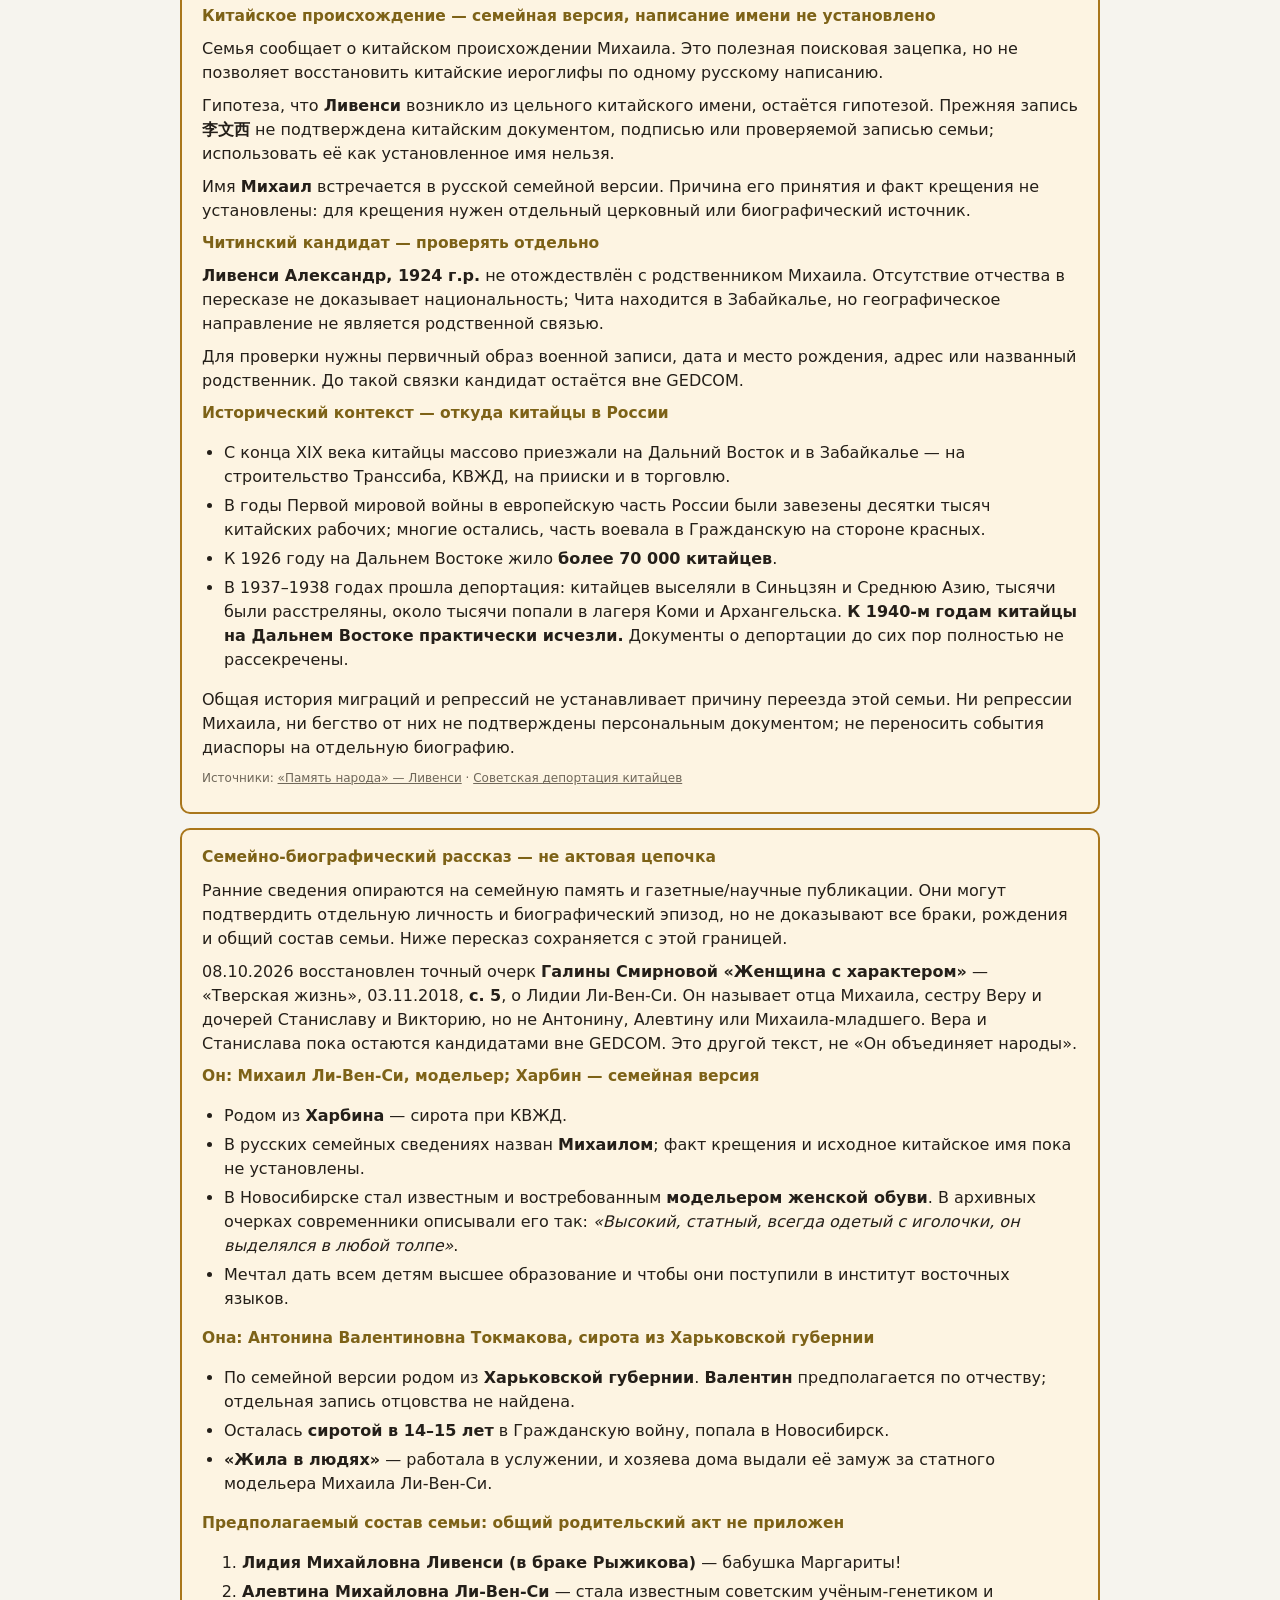
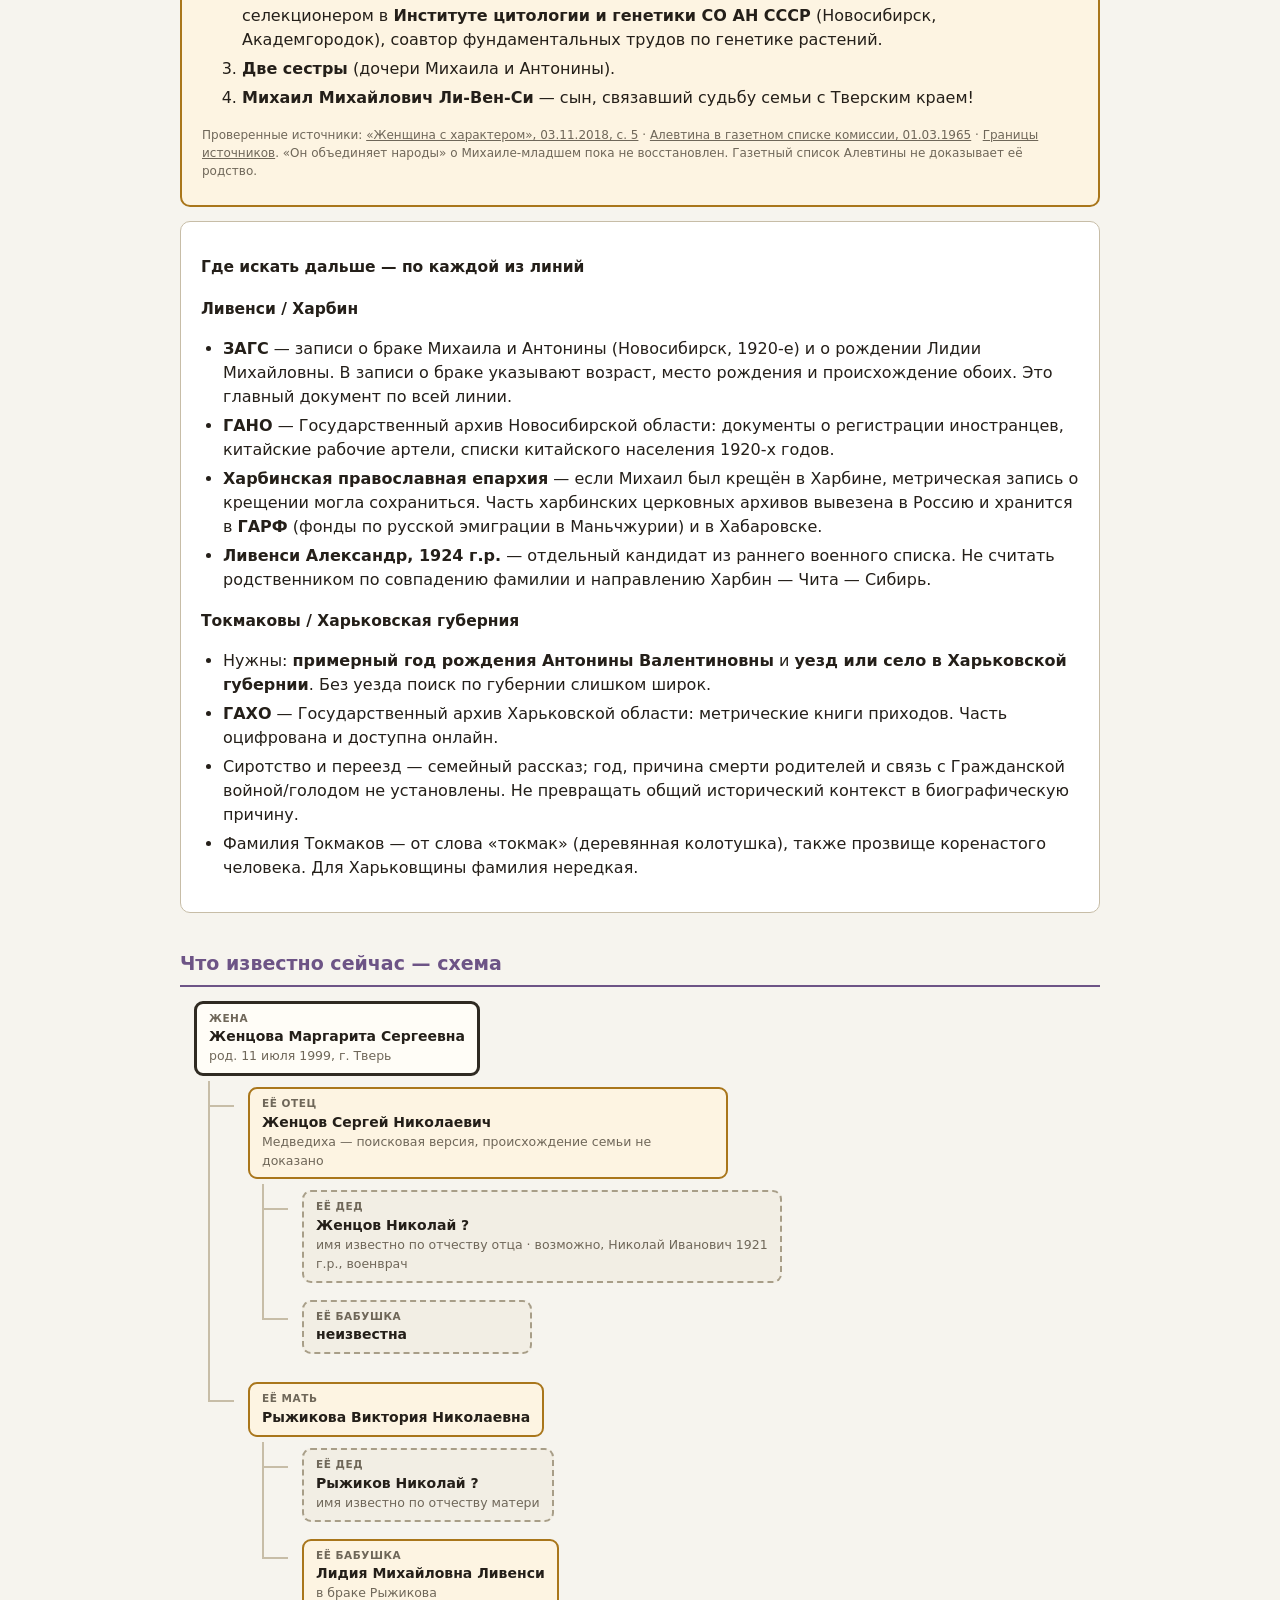
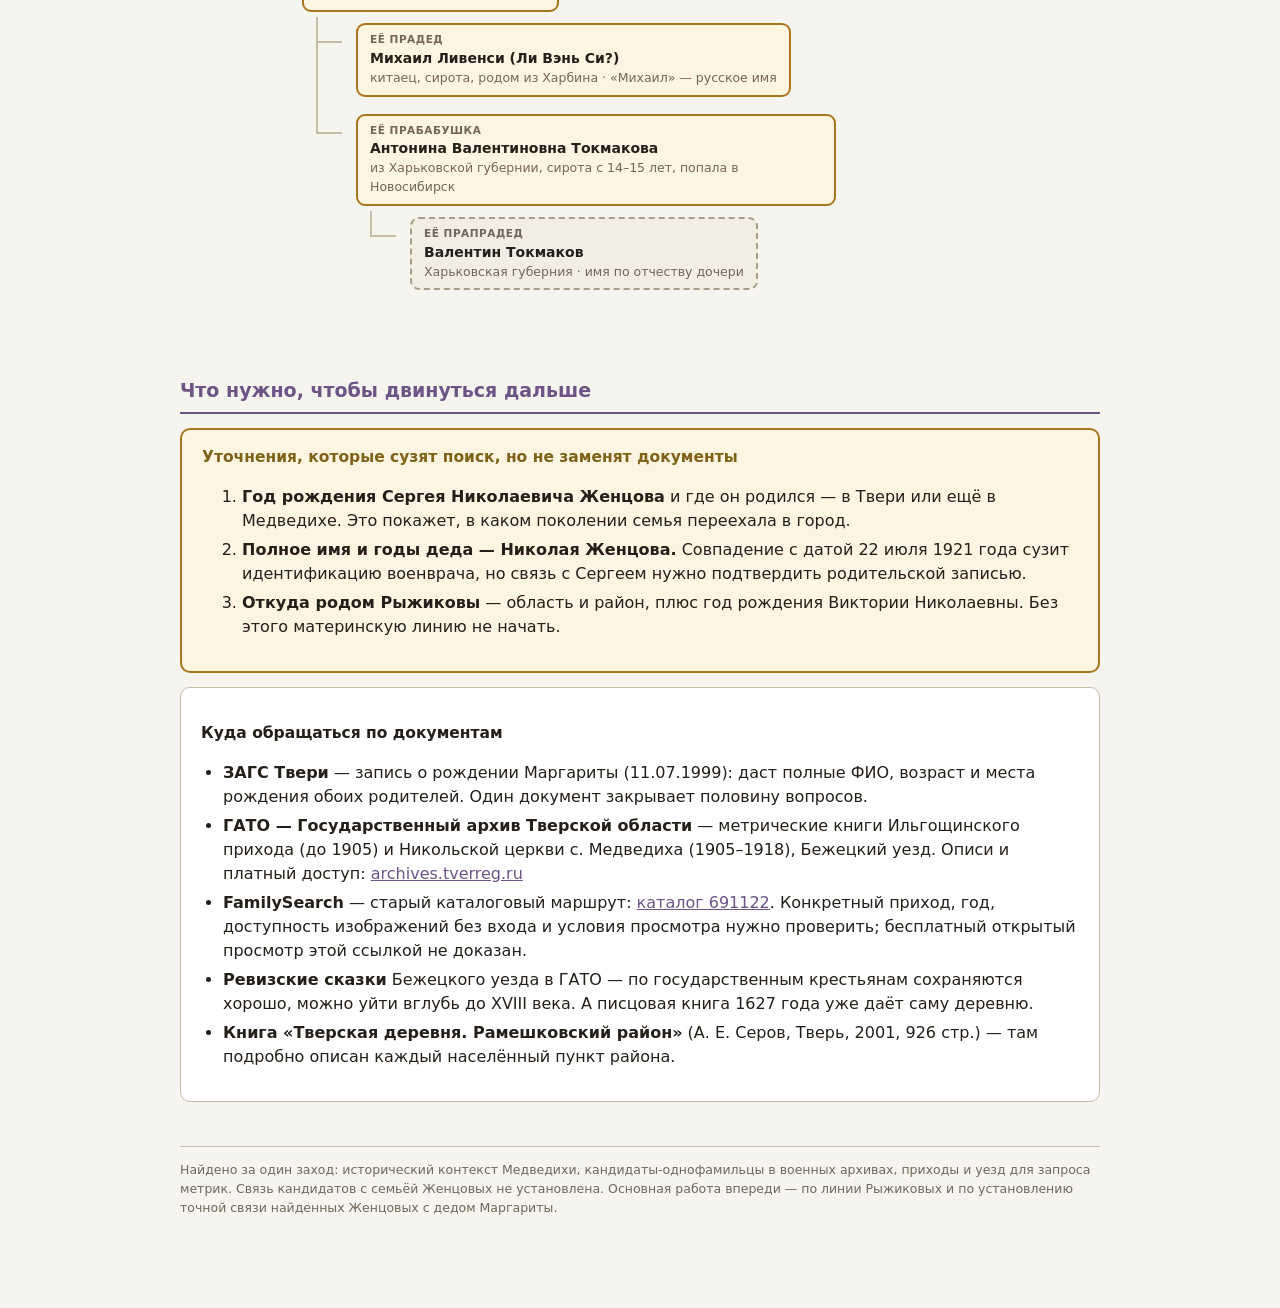
<file: 04_Отчёт_Женцовы.html>
<!DOCTYPE html>
<html lang="ru">
<head>
<meta charset="UTF-8">
<meta name="viewport" content="width=device-width, initial-scale=1">
<title>Родословная Маргариты Женцовой — первые находки</title>
<style>
  :root{--bg:#f6f4ee;--ink:#241f19;--muted:#6f6759;--line:#c7bda7;--card:#fff;
        --acc:#6d5486;--acc-bg:#f3eff7;--gold:#a9761b;--gold-bg:#fdf4e2;
        --war:#8f3a34;--war-bg:#f9ebe9;--ok:#4b6b53;--ok-bg:#eaf3ec}
  *{box-sizing:border-box}
  body{margin:0;background:var(--bg);color:var(--ink);font-family:'Segoe UI',system-ui,Arial,sans-serif;line-height:1.5}
  .wrap{max-width:960px;margin:0 auto;padding:30px 20px 90px}
  h1{font-size:25px;margin:0 0 5px}
  .sub{color:var(--muted);font-size:14px;margin-bottom:24px}
  h2{font-size:19px;margin:36px 0 8px;color:var(--acc);border-bottom:2px solid var(--acc);padding-bottom:7px}
  h3{font-size:15.5px;margin:18px 0 6px}
  p{margin:9px 0}
  .card{background:var(--card);border:1px solid var(--line);border-radius:10px;padding:16px 20px;margin:14px 0}
  .hit{background:var(--gold-bg);border:2px solid var(--gold)}
  .hit h3{color:#7d6217;margin-top:0}
  .quote{border-left:3px solid var(--acc);padding:5px 15px;font-style:italic;color:#4d4638;margin:11px 0}
  table{width:100%;border-collapse:collapse;font-size:13.5px;margin:11px 0;background:#fff}
  th,td{border:1px solid var(--line);padding:8px 11px;text-align:left;vertical-align:top}
  th{background:#efeade;font-size:11.5px;text-transform:uppercase;letter-spacing:.03em;color:var(--muted)}
  ul{padding-left:22px}li{margin:5px 0}
  .b{display:inline-block;font-size:9.5px;font-weight:700;padding:2px 8px;border-radius:99px;
     color:#fff;text-transform:uppercase;letter-spacing:.03em;margin-left:6px;vertical-align:2px}
  .b-war{background:var(--war)}.b-ok{background:var(--ok)}.b-gold{background:var(--gold)}
  .src{font-size:12px;color:var(--muted);margin-top:8px}
  .src a{color:var(--muted)}
  a{color:var(--acc)}
  /* мини-дерево */
  .tree,.tree ul{list-style:none;margin:0;padding:0}
  .tree ul{margin-left:14px;padding-left:24px;border-left:2px solid var(--line)}
  .tree li{position:relative;padding:6px 0 6px 14px}
  .tree ul>li::before{content:'';position:absolute;left:-24px;top:24px;width:24px;height:2px;background:var(--line)}
  .tree ul>li:last-child::after{content:'';position:absolute;left:-26px;top:26px;bottom:0;width:5px;background:var(--bg)}
  .pp{display:inline-block;background:#fff;border:2px solid #d5ccba;border-radius:9px;padding:7px 12px;min-width:230px;max-width:480px}
  .pp.g{border-color:var(--gold);background:var(--gold-bg)}
  .pp.u{border-style:dashed;border-color:#a89e88;background:#f2eee4}
  .pp.me{border-width:3px;border-color:#2f2a22;background:#fffdf7}
  .rel{font-size:10.5px;text-transform:uppercase;letter-spacing:.05em;color:var(--muted);font-weight:700}
  .nm{font-weight:700;font-size:14px}
  .dt{font-size:12.5px;color:var(--muted)}
  .ft{margin-top:44px;padding-top:14px;border-top:1px solid var(--line);color:var(--muted);font-size:12.5px}
</style>
</head>
<body>
<div class="wrap">

<h1>Родословная Маргариты Женцовой</h1>
<div class="sub">Женцова Маргарита Сергеевна, род. 11 июля 1999, г. Тверь · Первые результаты поиска, 17 августа 2026</div>
<p class="src">Контрольная поправка 08.10.2026: схема сохраняет семейные версии, а не доказанную актовую цепочку. Редкость фамилии, отчество и история местности не доказывают родство. <a href="docs/research/2026-09-20-current-evidence-audit.md">Актуальная оценка источников</a>.</p>

<div class="card hit">
<h3>★★★ Медведиха — архивный маршрут по линии Женцовых</h3>
<p>Открытые военные записи и каталог прихода Ильгощей связывают однофамильцев с Медведихой как с местностью поиска. Это не доказывает, что все тверские Женцовы происходят из одной семьи или что найденный Николай Женцов — предок Маргариты.</p>
<p>Медведиха важна как направление к метрическим и исповедным ведомостям. Родство нужно замыкать актовыми записями и поколенной связкой, а не редкостью фамилии.</p>
<p>Медведиха — историческая местность поиска. Переселение именно семьи Маргариты из Медведихи в Тверь пока не подтверждено связывающим документом.</p>
</div>

<h2>Женцовы, найденные в военных архивах</h2>
<p>Записи относятся к однофамильцам и местному контексту. Отчества сами по себе не доказывают их родителей или связь с современной семьёй Женцовых.</p>

<table>
<tr><th>ФИО</th><th>Год рождения</th><th>Звание и часть</th><th>Судьба по раннему списку</th><th>Имя по отчеству, не запись родительства</th></tr>
<tr>
  <td><b>Женцов Иван Никитич</b></td>
  <td>1911</td>
  <td>красноармеец, призван 13.06.1941 Рамешковским РВК</td>
  <td>пропал без вести в октябре 1941 <span class="b b-war">пропал без вести</span></td>
  <td>Никита</td>
</tr>
<tr>
  <td><b>Женцов Пётр Николаевич</b></td>
  <td>1914</td>
  <td>мл. сержант</td>
  <td>умер от ран 6 апреля 1943, похоронен в Калуге на городском кладбище, участок воинских захоронений <span class="b b-war">погиб</span></td>
  <td><b>Николай</b></td>
</tr>
<tr>
  <td><b>Женцов Николай Иванович</b></td>
  <td>22 июля 1921</td>
  <td>лейтенант медицинской службы, 17 танковый полк 9 танковой дивизии (Среднеазиатский ВО)</td>
  <td>в раннем списке нет сведений о гибели; это не доказывает, что пережил войну</td>
  <td>Иван</td>
</tr>
</table>

<div class="card">
<h3>Почему это важно для вашей линии</h3>
<p>По семейной структуре отец Маргариты — <strong>Женцов Сергей Николаевич</strong>. Имя Николай предполагается по отчеству, но отдельная родительская запись пока не приложена. Найденные однофамильцы остаются поисковыми кандидатами:</p>
<ul>
  <li><strong>Женцов Николай Иванович, 1921 г.р.</strong> — кандидат-однофамилец, военный врач. Возраст и имя сами по себе не устанавливают, что он отец Сергея.</li>
  <li><strong>Женцов Пётр Николаевич, 1914</strong> — отдельный однофамилец. Его отчество не доказывает общего предка или передачу имени внутри исследуемого рода.</li>
</ul>
<p>Общее название деревни и редкость фамилии не позволяют объявить этих людей одним родом. Нужно найти родителей каждого в метрических или актовых записях и сопоставить семьи; пока родство между ними и с Маргаритой не установлено.</p>
</div>

<h2>Село Медведиха — история с 1627 года</h2>

<div class="card">
<p>По селу сохранилась на удивление подробная документальная история — это большая удача для будущего архивного поиска.</p>
<div class="quote">«…вотчина Кириллова монастыря, что на Белозере … деревня Медведиха на реке Медведице …» — писцовая книга 1627–1629 годов</div>
<p>Писцовая книга подтверждает статус и историю самой Медведихи, но <strong>не называет доказанных предков Женцовых</strong>. Переход от истории местности к семейной линии возможен только после непрерывной цепочки метрических записей и ревизий.</p>

<h3>Административная принадлежность</h3>
<table>
<tr><th>Период</th><th>Как называлось</th></tr>
<tr><td>до 1917</td><td><b>Бежецкий уезд Тверской губернии</b>, Ильгощинская волость</td></tr>
<tr><td>1918</td><td>центр сельсовета Ильгощинской волости Бежецкого уезда</td></tr>
<tr><td>1930-е — 1990</td><td>Рамешковский район <b>Калининской</b> области</td></tr>
<tr><td>сейчас</td><td>Рамешковский район Тверской области, сельское поселение Ведное</td></tr>
</table>

<h3>Церковные приходы — адрес для метрических книг</h3>
<ul>
  <li><b>до 1905 года</b> — Ильгощинский приход (село Ильгощи). Именно там надо искать записи о рождении, браке и смерти Женцовых XIX века.</li>
  <li><b>с 1905 года</b> — собственная <b>Никольская церковь</b> на погосте Медведиха, кирпичная, построенная на деньги местных жителей. В её приход в 1914 году входили деревни Медведиха, Резанчиха, Лысиха, Русино, Трубичиха, Шибаниха, Сорокино, Семунино, Шенское, Железово — всего 2331 житель.</li>
  <li>С 1871 года в деревне была деревянная часовня Успения Божией Матери; престольный праздник села — Успение, 28 августа.</li>
</ul>
<p>Сегодня от Никольской церкви остались развалины колокольни — из её кирпича местные построили почту и два жилых дома. Деревянная часовня в центре села сохранилась.</p>

<h3>Как жили предки</h3>
<p>По статистике 1887 года в Медведихе было 49 дворов и 294 жителя. Держали 53 лошади, 85 коров, 116 овец. Сеяли рожь, овёс, ячмень, лён, картофель. Работала земская школа, открытая в 1866 году, — грамотных мужчин 61 из 140. Многие уходили на отхожий промысел: 36 мужчин и 5 женщин работали плотниками, прислугой и чернорабочими в Твери, Москве и Петербурге.</p>
<p>В войну из села на фронт ушло всё годное к службе мужское население; <strong>погибли 42 жителя</strong> — среди них двое найденных Женцовых.</p>
<p class="src">Источники: <a href="https://ru.wikipedia.org/wiki/Медведиха_(Тверская_область)" target="_blank">Медведиха — Википедия</a> (по изданию «Тверская деревня. Рамешковский район», А. Е. Серов, Тверь, 2001) · <a href="https://pamyat-naroda.ru/heroes/?last_name=Женцов&place_birth=Медведиха" target="_blank">«Память народа» — Женцовы из Медведихи</a></p>
</div>

<h2>Линия матери — Рыжиковы и Ливенси</h2>
<div class="card">
<p>Мать Маргариты — <strong>Рыжикова Виктория Николаевна</strong>, значит её деда по матери тоже звали Николай (Рыжиков).</p>
<p>Проверка по Рамешковскому району дала <strong>Рыжикова Алексея Алексеевича, 1906 г.р., д. Боброва</strong> — мл. лейтенант 173-го сп 90-й сд, погиб 29 ноября 1941 года под Ленинградом, похоронен в Усть-Ижоре. Но связывать его с семьёй пока нет оснований: неизвестно, откуда родом Рыжиковы.</p>
<p><b>Фамилия Рыжиков распространённая</b>, поэтому здесь нужны дополнительные данные — год и место рождения Виктории Николаевны. Без этого поиск даст сотни однофамильцев.</p>
</div>

<div class="card hit">
<h3>★ Ливенси — самая загадочная фамилия во всём исследовании</h3>
<p><strong>Лидия Михайловна Ливенси</strong> указана матерью Виктории и супругой Николая Рыжикова в семейной версии. Девичья фамилия и связь с Михаилом требуют актовой записи; одного отчества Михайловна недостаточно, чтобы идентифицировать отца.</p>

<h3>Что удалось выяснить</h3>
<ul>
  <li><b>Ранний поиск по репрессированным</b> не дал принятой персональной записи. Это не доказательство отсутствия человека во всех базах.</li>
  <li><b>Написания фамилии</b> различаются: Ливенси, Ли-Вен-Си, Ли Вен Си. Частотность выдачи не подтверждает родство.</li>
  <li><b>В раннем военном списке</b> упомянут <b>Ливенси Александр, 1924 г.р.</b> с привязкой к Чите. Это отдельный кандидат: без прямой карточки, сверки образа и семейного идентификатора его нельзя включать в родословную.</li>
  <li><b>Военная запись Михаила</b>, которую можно уверенно отнести к отцу семейной линии, пока не принята. Это не утверждение, что такой записи в архиве нет.</li>
</ul>

<h3>Китайское происхождение — семейная версия, написание имени не установлено</h3>
<p>Семья сообщает о китайском происхождении Михаила. Это полезная поисковая зацепка, но не позволяет восстановить китайские иероглифы по одному русскому написанию.</p>
<p>Гипотеза, что <b>Ливенси</b> возникло из цельного китайского имени, остаётся гипотезой. Прежняя запись <b>李文西</b> не подтверждена китайским документом, подписью или проверяемой записью семьи; использовать её как установленное имя нельзя.</p>
<p>Имя <b>Михаил</b> встречается в русской семейной версии. Причина его принятия и факт крещения не установлены: для крещения нужен отдельный церковный или биографический источник.</p>

<h3>Читинский кандидат — проверять отдельно</h3>
<p><strong>Ливенси Александр, 1924 г.р.</strong> не отождествлён с родственником Михаила. Отсутствие отчества в пересказе не доказывает национальность; Чита находится в Забайкалье, но географическое направление не является родственной связью.</p>
<p>Для проверки нужны первичный образ военной записи, дата и место рождения, адрес или названный родственник. До такой связки кандидат остаётся вне GEDCOM.</p>

<h3>Исторический контекст — откуда китайцы в России</h3>
<ul>
  <li>С конца XIX века китайцы массово приезжали на Дальний Восток и в Забайкалье — на строительство Транссиба, КВЖД, на прииски и в торговлю.</li>
  <li>В годы Первой мировой войны в европейскую часть России были завезены десятки тысяч китайских рабочих; многие остались, часть воевала в Гражданскую на стороне красных.</li>
  <li>К 1926 году на Дальнем Востоке жило <b>более 70 000 китайцев</b>.</li>
  <li>В 1937–1938 годах прошла депортация: китайцев выселяли в Синьцзян и Среднюю Азию, тысячи были расстреляны, около тысячи попали в лагеря Коми и Архангельска. <b>К 1940-м годам китайцы на Дальнем Востоке практически исчезли.</b> Документы о депортации до сих пор полностью не рассекречены.</li>
</ul>
<p>Общая история миграций и репрессий не устанавливает причину переезда этой семьи. Ни репрессии Михаила, ни бегство от них не подтверждены персональным документом; не переносить события диаспоры на отдельную биографию.</p>
<p class="src">Источники: <a href="https://pamyat-naroda.ru/heroes/?last_name=Ливенси" target="_blank">«Память народа» — Ливенси</a> · <a href="https://ru.wikipedia.org/wiki/Советская_депортация_китайцев" target="_blank">Советская депортация китайцев</a></p>
</div>

<div class="card hit">
<h3>Семейно-биографический рассказ — не актовая цепочка</h3>
<p>Ранние сведения опираются на семейную память и газетные/научные публикации. Они могут подтвердить отдельную личность и биографический эпизод, но не доказывают все браки, рождения и общий состав семьи. Ниже пересказ сохраняется с этой границей.</p>
<p>08.10.2026 восстановлен точный очерк <b>Галины Смирновой «Женщина с характером»</b> — «Тверская жизнь», 03.11.2018, <b>с. 5</b>, о Лидии Ли-Вен-Си. Он называет отца Михаила, сестру Веру и дочерей Станиславу и Викторию, но не Антонину, Алевтину или Михаила-младшего. Вера и Станислава пока остаются кандидатами вне GEDCOM. Это другой текст, не «Он объединяет народы».</p>

<h3>Он: Михаил Ли-Вен-Си, модельер; Харбин — семейная версия</h3>
<ul>
  <li>Родом из <b>Харбина</b> — сирота при КВЖД.</li>
  <li>В русских семейных сведениях назван <b>Михаилом</b>; факт крещения и исходное китайское имя пока не установлены.</li>
  <li>В Новосибирске стал известным и востребованным <b>модельером женской обуви</b>. В архивных очерках современники описывали его так: <i>«Высокий, статный, всегда одетый с иголочки, он выделялся в любой толпе»</i>.</li>
  <li>Мечтал дать всем детям высшее образование и чтобы они поступили в институт восточных языков.</li>
</ul>

<h3>Она: Антонина Валентиновна Токмакова, сирота из Харьковской губернии</h3>
<ul>
  <li>По семейной версии родом из <b>Харьковской губернии</b>. <b>Валентин</b> предполагается по отчеству; отдельная запись отцовства не найдена.</li>
  <li>Осталась <b>сиротой в 14–15 лет</b> в Гражданскую войну, попала в Новосибирск.</li>
  <li><b>«Жила в людях»</b> — работала в услужении, и хозяева дома выдали её замуж за статного модельера Михаила Ли-Вен-Си.</li>
</ul>

<h3>Предполагаемый состав семьи: общий родительский акт не приложен</h3>
<ol>
  <li><b>Лидия Михайловна Ливенси (в браке Рыжикова)</b> — бабушка Маргариты!</li>
  <li><b>Алевтина Михайловна Ли-Вен-Си</b> — стала известным советским учёным-генетиком и селекционером в <b>Институте цитологии и генетики СО АН СССР</b> (Новосибирск, Академгородок), соавтор фундаментальных трудов по генетике растений.</li>
  <li><b>Две сестры</b> (дочери Михаила и Антонины).</li>
  <li><b>Михаил Михайлович Ли-Вен-Си</b> — сын, связавший судьбу семьи с Тверским краем!</li>
</ol>
<p class="src">Проверенные источники: <a href="https://tverlife.ru/pdf/87-2018.pdf#page=5" target="_blank">«Женщина с характером», 03.11.2018, с. 5</a> · <a href="https://www.sbras.info/printed/archive/9-185" target="_blank">Алевтина в газетном списке комиссии, 01.03.1965</a> · <a href="docs/research/2026-10-08-source-recovery-and-candidates.md">Границы источников</a>. «Он объединяет народы» о Михаиле-младшем пока не восстановлен. Газетный список Алевтины не доказывает её родство.</p>
</div>

<div class="card">
<h3>Где искать дальше — по каждой из линий</h3>

<h3>Ливенси / Харбин</h3>
<ul>
  <li><b>ЗАГС</b> — записи о браке Михаила и Антонины (Новосибирск, 1920-е) и о рождении Лидии Михайловны. В записи о браке указывают возраст, место рождения и происхождение обоих. Это главный документ по всей линии.</li>
  <li><b>ГАНО</b> — Государственный архив Новосибирской области: документы о регистрации иностранцев, китайские рабочие артели, списки китайского населения 1920-х годов.</li>
  <li><b>Харбинская православная епархия</b> — если Михаил был крещён в Харбине, метрическая запись о крещении могла сохраниться. Часть харбинских церковных архивов вывезена в Россию и хранится в <b>ГАРФ</b> (фонды по русской эмиграции в Маньчжурии) и в Хабаровске.</li>
  <li><b>Ливенси Александр, 1924 г.р.</b> — отдельный кандидат из раннего военного списка. Не считать родственником по совпадению фамилии и направлению Харбин — Чита — Сибирь.</li>
</ul>

<h3>Токмаковы / Харьковская губерния</h3>
<ul>
  <li>Нужны: <b>примерный год рождения Антонины Валентиновны</b> и <b>уезд или село в Харьковской губернии</b>. Без уезда поиск по губернии слишком широк.</li>
  <li><b>ГАХО</b> — Государственный архив Харьковской области: метрические книги приходов. Часть оцифрована и доступна онлайн.</li>
  <li>Сиротство и переезд — семейный рассказ; год, причина смерти родителей и связь с Гражданской войной/голодом не установлены. Не превращать общий исторический контекст в биографическую причину.</li>
  <li>Фамилия Токмаков — от слова «токмак» (деревянная колотушка), также прозвище коренастого человека. Для Харьковщины фамилия нередкая.</li>
</ul>
</div>

<h2>Что известно сейчас — схема</h2>
<ul class="tree">
  <li>
    <div class="pp me">
      <div class="rel">жена</div>
      <div class="nm">Женцова Маргарита Сергеевна</div>
      <div class="dt">род. 11 июля 1999, г. Тверь</div>
    </div>
    <ul>
      <li>
        <div class="pp g">
          <div class="rel">её отец</div>
          <div class="nm">Женцов Сергей Николаевич</div>
          <div class="dt">Медведиха — поисковая версия, происхождение семьи не доказано</div>
        </div>
        <ul>
          <li>
            <div class="pp u">
              <div class="rel">её дед</div>
              <div class="nm">Женцов Николай ?</div>
              <div class="dt">имя известно по отчеству отца · возможно, Николай Иванович 1921 г.р., военврач</div>
            </div>
          </li>
          <li><div class="pp u"><div class="rel">её бабушка</div><div class="nm">неизвестна</div></div></li>
        </ul>
      </li>
      <li>
        <div class="pp g">
          <div class="rel">её мать</div>
          <div class="nm">Рыжикова Виктория Николаевна</div>
        </div>
        <ul>
          <li><div class="pp u"><div class="rel">её дед</div><div class="nm">Рыжиков Николай ?</div><div class="dt">имя известно по отчеству матери</div></div></li>
          <li>
            <div class="pp g">
              <div class="rel">её бабушка</div>
              <div class="nm">Лидия Михайловна Ливенси</div>
              <div class="dt">в браке Рыжикова</div>
            </div>
            <ul>
              <li>
                <div class="pp g">
                  <div class="rel">её прадед</div>
                  <div class="nm">Михаил Ливенси (Ли Вэнь Си?)</div>
                  <div class="dt">китаец, сирота, родом из Харбина · «Михаил» — русское имя</div>
                </div>
              </li>
              <li>
                <div class="pp g">
                  <div class="rel">её прабабушка</div>
                  <div class="nm">Антонина Валентиновна Токмакова</div>
                  <div class="dt">из Харьковской губернии, сирота с 14–15 лет, попала в Новосибирск</div>
                </div>
                <ul>
                  <li><div class="pp u"><div class="rel">её прапрадед</div><div class="nm">Валентин Токмаков</div><div class="dt">Харьковская губерния · имя по отчеству дочери</div></div></li>
                </ul>
              </li>
            </ul>
          </li>
        </ul>
      </li>
    </ul>
  </li>
</ul>

<h2>Что нужно, чтобы двинуться дальше</h2>
<div class="card hit">
<h3>Уточнения, которые сузят поиск, но не заменят документы</h3>
<ol>
  <li><b>Год рождения Сергея Николаевича Женцова</b> и где он родился — в Твери или ещё в Медведихе. Это покажет, в каком поколении семья переехала в город.</li>
  <li><b>Полное имя и годы деда — Николая Женцова.</b> Совпадение с датой 22 июля 1921 года сузит идентификацию военврача, но связь с Сергеем нужно подтвердить родительской записью.</li>
  <li><b>Откуда родом Рыжиковы</b> — область и район, плюс год рождения Виктории Николаевны. Без этого материнскую линию не начать.</li>
</ol>
</div>

<div class="card">
<h3>Куда обращаться по документам</h3>
<ul>
  <li><b>ЗАГС Твери</b> — запись о рождении Маргариты (11.07.1999): даст полные ФИО, возраст и места рождения обоих родителей. Один документ закрывает половину вопросов.</li>
  <li><b>ГАТО — Государственный архив Тверской области</b> — метрические книги Ильгощинского прихода (до 1905) и Никольской церкви с. Медведиха (1905–1918), Бежецкий уезд. Описи и платный доступ: <a href="https://archives.tverreg.ru/en/paid_access/gato_documents" target="_blank">archives.tverreg.ru</a></li>
  <li><b>FamilySearch</b> — старый каталоговый маршрут: <a href="https://www.familysearch.org/en/search/catalog/691122" target="_blank">каталог 691122</a>. Конкретный приход, год, доступность изображений без входа и условия просмотра нужно проверить; бесплатный открытый просмотр этой ссылкой не доказан.</li>
  <li><b>Ревизские сказки</b> Бежецкого уезда в ГАТО — по государственным крестьянам сохраняются хорошо, можно уйти вглубь до XVIII века. А писцовая книга 1627 года уже даёт саму деревню.</li>
  <li><b>Книга «Тверская деревня. Рамешковский район»</b> (А. Е. Серов, Тверь, 2001, 926 стр.) — там подробно описан каждый населённый пункт района.</li>
</ul>
</div>

<div class="ft">
Найдено за один заход: исторический контекст Медведихи, кандидаты-однофамильцы в военных архивах, приходы и уезд для запроса метрик. Связь кандидатов с семьёй Женцовых не установлена.
Основная работа впереди — по линии Рыжиковых и по установлению точной связи найденных Женцовых с дедом Маргариты.
</div>

</div>
</body>
</html>
</file>
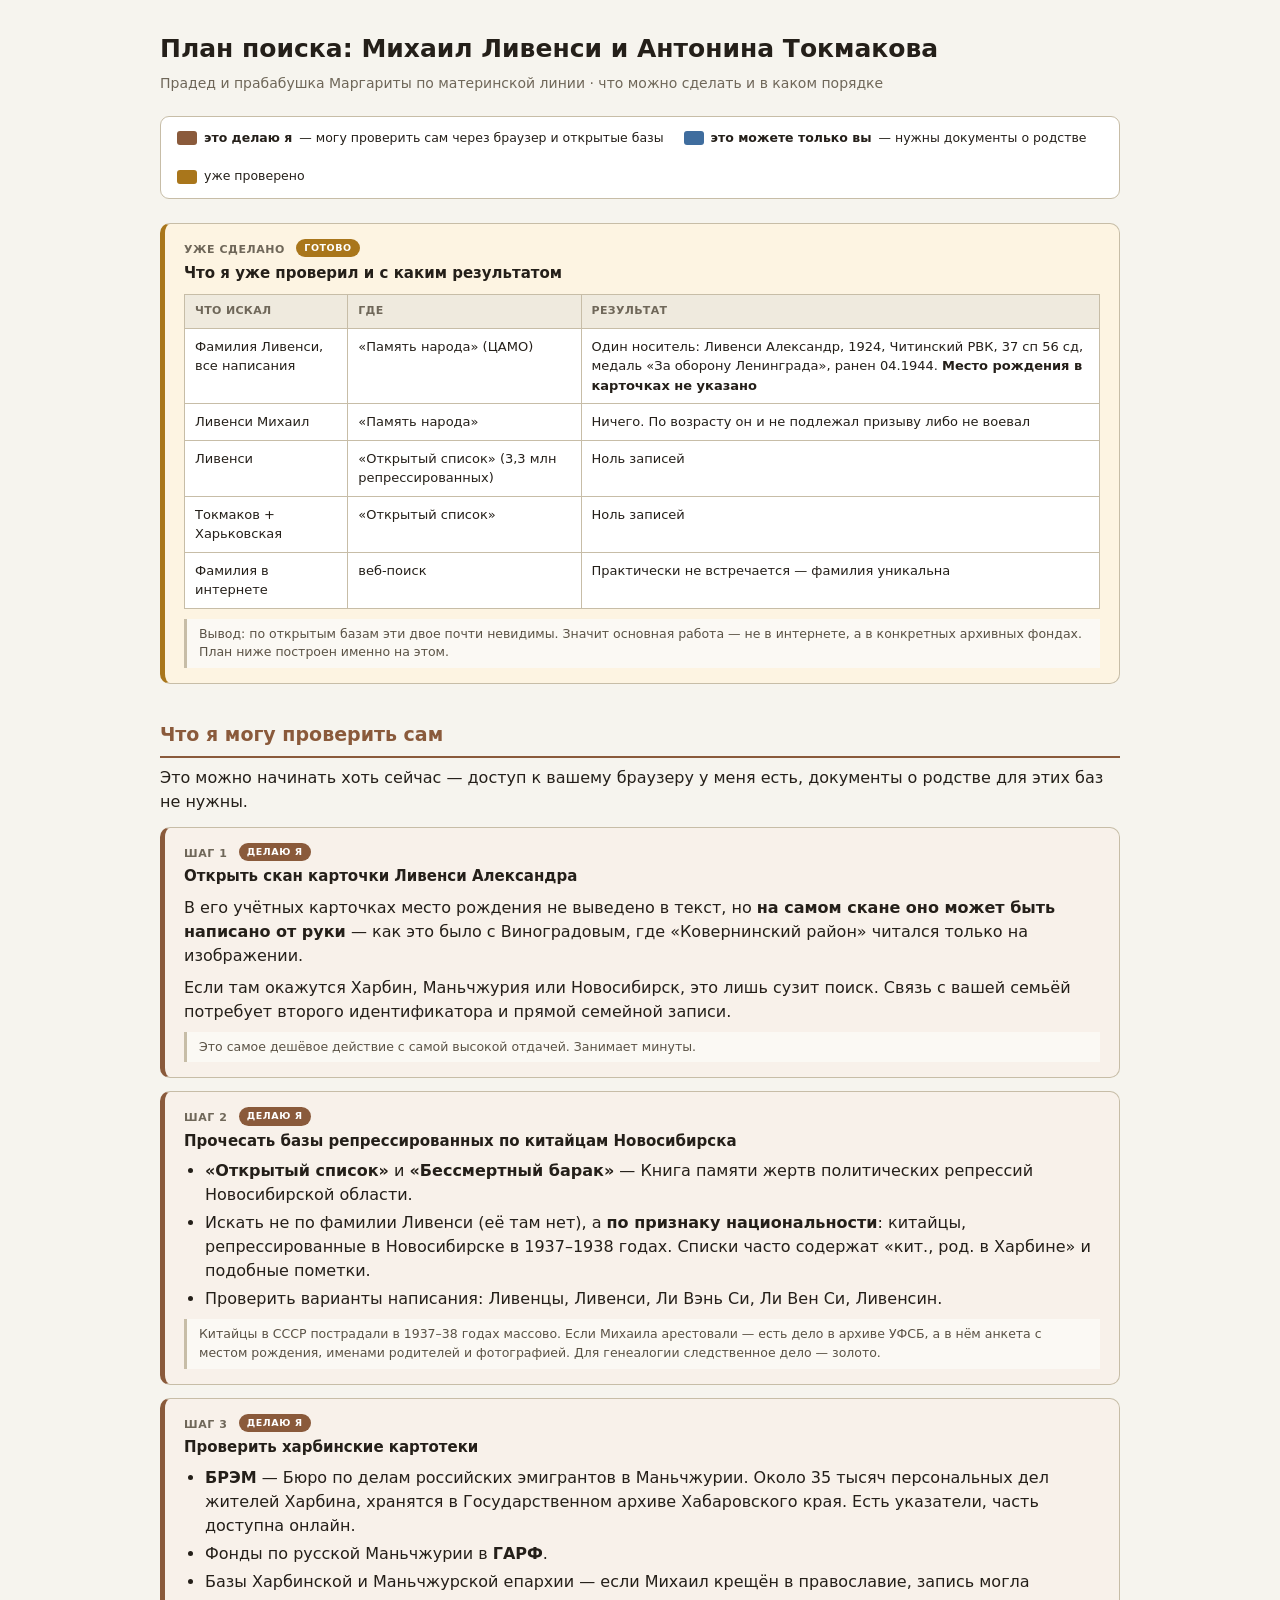
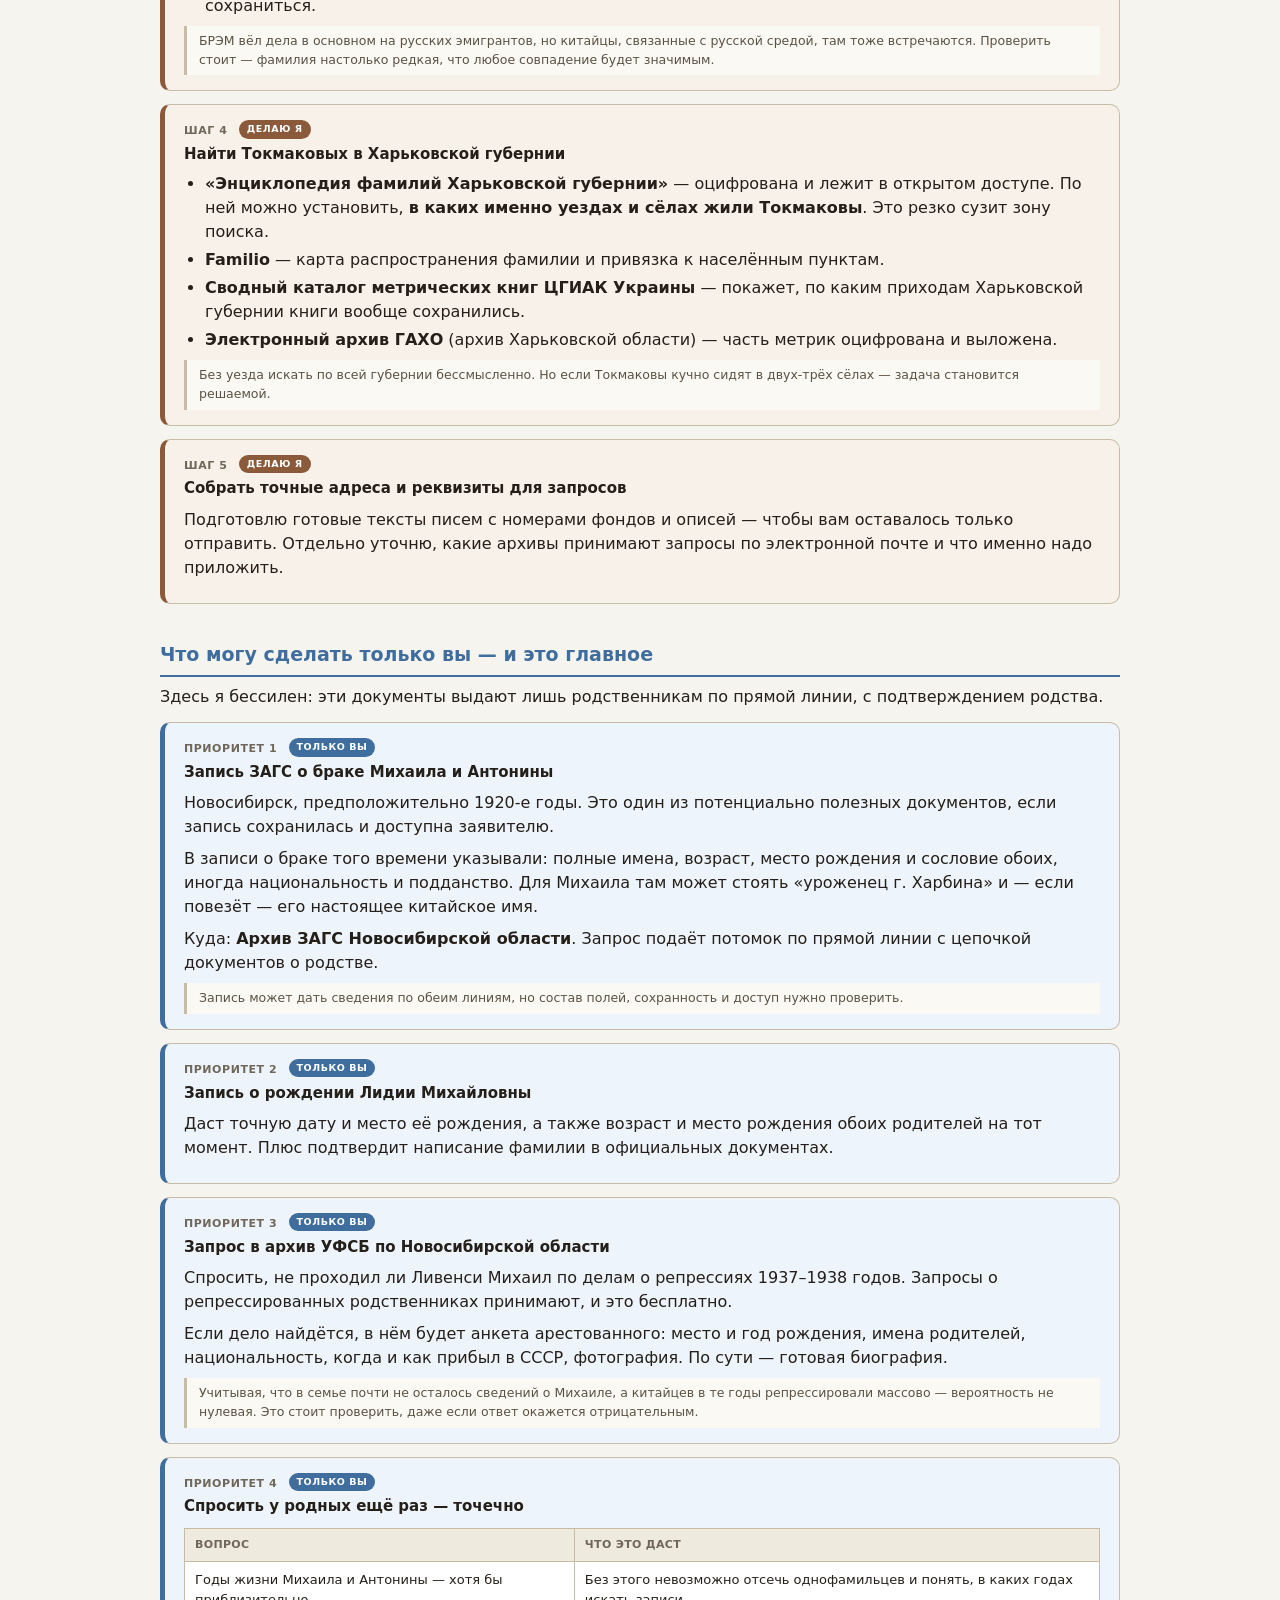
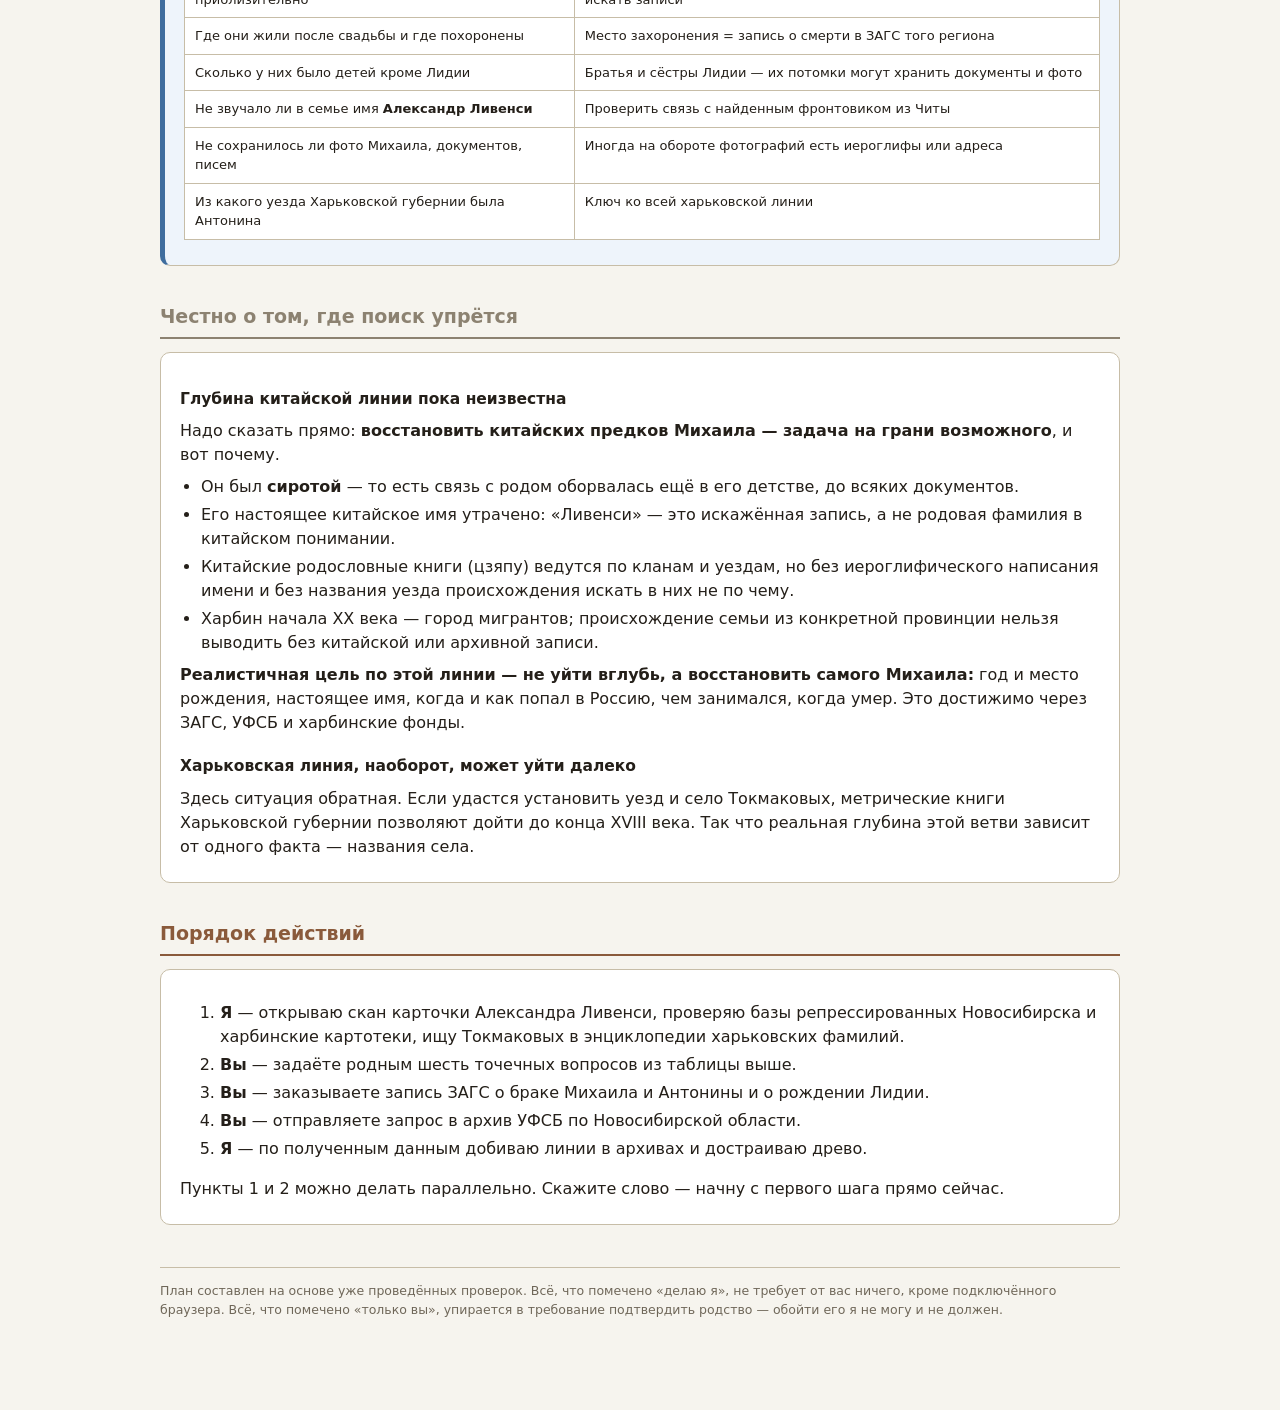
<file: 05_План_поиска.html>
<!DOCTYPE html>
<html lang="ru">
<head>
<meta charset="UTF-8">
<meta name="viewport" content="width=device-width, initial-scale=1">
<title>План поиска — Михаил Ливенси и Антонина Токмакова</title>
<style>
  :root{--bg:#f6f4ee;--ink:#241f19;--muted:#6f6759;--line:#c7bda7;
        --me:#8a5a3b;--me-bg:#f8f1ea;--you:#3f6d9e;--you-bg:#eef4fb;
        --gold:#a9761b;--gold-bg:#fdf4e2;--dead:#8c8271;--dead-bg:#f1eee8}
  *{box-sizing:border-box}
  body{margin:0;background:var(--bg);color:var(--ink);font-family:'Segoe UI',system-ui,Arial,sans-serif;line-height:1.5}
  .wrap{max-width:1000px;margin:0 auto;padding:30px 20px 90px}
  h1{font-size:25px;margin:0 0 5px}
  .sub{color:var(--muted);font-size:14px;margin-bottom:22px}
  h2{font-size:19px;margin:36px 0 8px;padding-bottom:7px;border-bottom:2px solid}
  h2.me{color:var(--me);border-color:var(--me)}
  h2.you{color:var(--you);border-color:var(--you)}
  h2.n{color:var(--dead);border-color:var(--dead)}
  h3{font-size:15.5px;margin:20px 0 6px}
  p{margin:8px 0}
  .card{background:#fff;border:1px solid var(--line);border-radius:10px;padding:15px 19px;margin:13px 0}
  .card.me{border-left:5px solid var(--me);background:var(--me-bg)}
  .card.you{border-left:5px solid var(--you);background:var(--you-bg)}
  .card.done{border-left:5px solid var(--gold);background:var(--gold-bg)}
  .step{font-size:11px;font-weight:700;text-transform:uppercase;letter-spacing:.05em;color:var(--muted);margin-bottom:3px}
  .t{font-weight:700;font-size:15px;margin-bottom:5px}
  table{width:100%;border-collapse:collapse;font-size:13px;margin:10px 0;background:#fff}
  th,td{border:1px solid var(--line);padding:8px 10px;text-align:left;vertical-align:top}
  th{background:#efeade;font-size:11px;text-transform:uppercase;letter-spacing:.03em;color:var(--muted)}
  ul{padding-left:21px;margin:7px 0}li{margin:4px 0}
  a{color:var(--me)}
  .why{font-size:12.5px;color:#5a5245;background:#fbf9f4;border-left:3px solid var(--line);
       padding:6px 12px;margin-top:8px}
  .tag{display:inline-block;font-size:9.5px;font-weight:700;padding:2px 8px;border-radius:99px;
       color:#fff;text-transform:uppercase;margin-left:7px;vertical-align:2px}
  .tg-me{background:var(--me)}.tg-you{background:var(--you)}.tg-done{background:var(--gold)}
  .ft{margin-top:42px;padding-top:14px;border-top:1px solid var(--line);color:var(--muted);font-size:12.5px}
  .legend{display:flex;gap:20px;flex-wrap:wrap;font-size:12.5px;margin-bottom:24px;
          background:#fff;border:1px solid var(--line);border-radius:9px;padding:12px 16px}
  .legend span{display:inline-flex;align-items:center;gap:7px}
  .sw{width:20px;height:14px;border-radius:3px;display:inline-block}
</style>
</head>
<body>
<div class="wrap">

<h1>План поиска: Михаил Ливенси и Антонина Токмакова</h1>
<div class="sub">Прадед и прабабушка Маргариты по материнской линии · что можно сделать и в каком порядке</div>

<div class="legend">
  <span><span class="sw" style="background:var(--me)"></span> <b>это делаю я</b> — могу проверить сам через браузер и открытые базы</span>
  <span><span class="sw" style="background:var(--you)"></span> <b>это можете только вы</b> — нужны документы о родстве</span>
  <span><span class="sw" style="background:var(--gold)"></span> уже проверено</span>
</div>

<div class="card done">
<div class="step">уже сделано <span class="tag tg-done">готово</span></div>
<div class="t">Что я уже проверил и с каким результатом</div>
<table>
<tr><th>Что искал</th><th>Где</th><th>Результат</th></tr>
<tr><td>Фамилия Ливенси, все написания</td><td>«Память народа» (ЦАМО)</td><td>Один носитель: Ливенси Александр, 1924, Читинский РВК, 37 сп 56 сд, медаль «За оборону Ленинграда», ранен 04.1944. <b>Место рождения в карточках не указано</b></td></tr>
<tr><td>Ливенси Михаил</td><td>«Память народа»</td><td>Ничего. По возрасту он и не подлежал призыву либо не воевал</td></tr>
<tr><td>Ливенси</td><td>«Открытый список» (3,3 млн репрессированных)</td><td>Ноль записей</td></tr>
<tr><td>Токмаков + Харьковская</td><td>«Открытый список»</td><td>Ноль записей</td></tr>
<tr><td>Фамилия в интернете</td><td>веб-поиск</td><td>Практически не встречается — фамилия уникальна</td></tr>
</table>
<div class="why">Вывод: по открытым базам эти двое почти невидимы. Значит основная работа — не в интернете, а в конкретных архивных фондах. План ниже построен именно на этом.</div>
</div>

<!-- ============ ЧТО ДЕЛАЮ Я ============ -->
<h2 class="me">Что я могу проверить сам</h2>
<p>Это можно начинать хоть сейчас — доступ к вашему браузеру у меня есть, документы о родстве для этих баз не нужны.</p>

<div class="card me">
<div class="step">шаг 1 <span class="tag tg-me">делаю я</span></div>
<div class="t">Открыть скан карточки Ливенси Александра</div>
<p>В его учётных карточках место рождения не выведено в текст, но <b>на самом скане оно может быть написано от руки</b> — как это было с Виноградовым, где «Ковернинский район» читался только на изображении.</p>
<p>Если там окажутся Харбин, Маньчжурия или Новосибирск, это лишь сузит поиск. Связь с вашей семьёй потребует второго идентификатора и прямой семейной записи.</p>
<div class="why">Это самое дешёвое действие с самой высокой отдачей. Занимает минуты.</div>
</div>

<div class="card me">
<div class="step">шаг 2 <span class="tag tg-me">делаю я</span></div>
<div class="t">Прочесать базы репрессированных по китайцам Новосибирска</div>
<ul>
  <li><b>«Открытый список»</b> и <b>«Бессмертный барак»</b> — Книга памяти жертв политических репрессий Новосибирской области.</li>
  <li>Искать не по фамилии Ливенси (её там нет), а <b>по признаку национальности</b>: китайцы, репрессированные в Новосибирске в 1937–1938 годах. Списки часто содержат «кит., род. в Харбине» и подобные пометки.</li>
  <li>Проверить варианты написания: Ливенцы, Ливенси, Ли Вэнь Си, Ли Вен Си, Ливенсин.</li>
</ul>
<div class="why">Китайцы в СССР пострадали в 1937–38 годах массово. Если Михаила арестовали — есть дело в архиве УФСБ, а в нём анкета с местом рождения, именами родителей и фотографией. Для генеалогии следственное дело — золото.</div>
</div>

<div class="card me">
<div class="step">шаг 3 <span class="tag tg-me">делаю я</span></div>
<div class="t">Проверить харбинские картотеки</div>
<ul>
  <li><b>БРЭМ</b> — Бюро по делам российских эмигрантов в Маньчжурии. Около 35 тысяч персональных дел жителей Харбина, хранятся в Государственном архиве Хабаровского края. Есть указатели, часть доступна онлайн.</li>
  <li>Фонды по русской Маньчжурии в <b>ГАРФ</b>.</li>
  <li>Базы Харбинской и Маньчжурской епархии — если Михаил крещён в православие, запись могла сохраниться.</li>
</ul>
<div class="why">БРЭМ вёл дела в основном на русских эмигрантов, но китайцы, связанные с русской средой, там тоже встречаются. Проверить стоит — фамилия настолько редкая, что любое совпадение будет значимым.</div>
</div>

<div class="card me">
<div class="step">шаг 4 <span class="tag tg-me">делаю я</span></div>
<div class="t">Найти Токмаковых в Харьковской губернии</div>
<ul>
  <li><b>«Энциклопедия фамилий Харьковской губернии»</b> — оцифрована и лежит в открытом доступе. По ней можно установить, <b>в каких именно уездах и сёлах жили Токмаковы</b>. Это резко сузит зону поиска.</li>
  <li><b>Familio</b> — карта распространения фамилии и привязка к населённым пунктам.</li>
  <li><b>Сводный каталог метрических книг ЦГИАК Украины</b> — покажет, по каким приходам Харьковской губернии книги вообще сохранились.</li>
  <li><b>Электронный архив ГАХО</b> (архив Харьковской области) — часть метрик оцифрована и выложена.</li>
</ul>
<div class="why">Без уезда искать по всей губернии бессмысленно. Но если Токмаковы кучно сидят в двух-трёх сёлах — задача становится решаемой.</div>
</div>

<div class="card me">
<div class="step">шаг 5 <span class="tag tg-me">делаю я</span></div>
<div class="t">Собрать точные адреса и реквизиты для запросов</div>
<p>Подготовлю готовые тексты писем с номерами фондов и описей — чтобы вам оставалось только отправить. Отдельно уточню, какие архивы принимают запросы по электронной почте и что именно надо приложить.</p>
</div>

<!-- ============ ЧТО ТОЛЬКО ВЫ ============ -->
<h2 class="you">Что могу сделать только вы — и это главное</h2>
<p>Здесь я бессилен: эти документы выдают лишь родственникам по прямой линии, с подтверждением родства.</p>

<div class="card you">
<div class="step">приоритет 1 <span class="tag tg-you">только вы</span></div>
<div class="t">Запись ЗАГС о браке Михаила и Антонины</div>
<p>Новосибирск, предположительно 1920-е годы. Это один из потенциально полезных документов, если запись сохранилась и доступна заявителю.</p>
<p>В записи о браке того времени указывали: полные имена, возраст, место рождения и сословие обоих, иногда национальность и подданство. Для Михаила там может стоять «уроженец г. Харбина» и — если повезёт — его настоящее китайское имя.</p>
<p>Куда: <b>Архив ЗАГС Новосибирской области</b>. Запрос подаёт потомок по прямой линии с цепочкой документов о родстве.</p>
<div class="why">Запись может дать сведения по обеим линиям, но состав полей, сохранность и доступ нужно проверить.</div>
</div>

<div class="card you">
<div class="step">приоритет 2 <span class="tag tg-you">только вы</span></div>
<div class="t">Запись о рождении Лидии Михайловны</div>
<p>Даст точную дату и место её рождения, а также возраст и место рождения обоих родителей на тот момент. Плюс подтвердит написание фамилии в официальных документах.</p>
</div>

<div class="card you">
<div class="step">приоритет 3 <span class="tag tg-you">только вы</span></div>
<div class="t">Запрос в архив УФСБ по Новосибирской области</div>
<p>Спросить, не проходил ли Ливенси Михаил по делам о репрессиях 1937–1938 годов. Запросы о репрессированных родственниках принимают, и это бесплатно.</p>
<p>Если дело найдётся, в нём будет анкета арестованного: место и год рождения, имена родителей, национальность, когда и как прибыл в СССР, фотография. По сути — готовая биография.</p>
<div class="why">Учитывая, что в семье почти не осталось сведений о Михаиле, а китайцев в те годы репрессировали массово — вероятность не нулевая. Это стоит проверить, даже если ответ окажется отрицательным.</div>
</div>

<div class="card you">
<div class="step">приоритет 4 <span class="tag tg-you">только вы</span></div>
<div class="t">Спросить у родных ещё раз — точечно</div>
<table>
<tr><th>Вопрос</th><th>Что это даст</th></tr>
<tr><td>Годы жизни Михаила и Антонины — хотя бы приблизительно</td><td>Без этого невозможно отсечь однофамильцев и понять, в каких годах искать записи</td></tr>
<tr><td>Где они жили после свадьбы и где похоронены</td><td>Место захоронения = запись о смерти в ЗАГС того региона</td></tr>
<tr><td>Сколько у них было детей кроме Лидии</td><td>Братья и сёстры Лидии — их потомки могут хранить документы и фото</td></tr>
<tr><td>Не звучало ли в семье имя <b>Александр Ливенси</b></td><td>Проверить связь с найденным фронтовиком из Читы</td></tr>
<tr><td>Не сохранилось ли фото Михаила, документов, писем</td><td>Иногда на обороте фотографий есть иероглифы или адреса</td></tr>
<tr><td>Из какого уезда Харьковской губернии была Антонина</td><td>Ключ ко всей харьковской линии</td></tr>
</table>
</div>

<!-- ============ ЧЕСТНО О ПРЕДЕЛАХ ============ -->
<h2 class="n">Честно о том, где поиск упрётся</h2>
<div class="card">
<h3>Глубина китайской линии пока неизвестна</h3>
<p>Надо сказать прямо: <b>восстановить китайских предков Михаила — задача на грани возможного</b>, и вот почему.</p>
<ul>
  <li>Он был <b>сиротой</b> — то есть связь с родом оборвалась ещё в его детстве, до всяких документов.</li>
  <li>Его настоящее китайское имя утрачено: «Ливенси» — это искажённая запись, а не родовая фамилия в китайском понимании.</li>
  <li>Китайские родословные книги (цзяпу) ведутся по кланам и уездам, но без иероглифического написания имени и без названия уезда происхождения искать в них не по чему.</li>
<li>Харбин начала XX века — город мигрантов; происхождение семьи из конкретной провинции нельзя выводить без китайской или архивной записи.</li>
</ul>
<p><b>Реалистичная цель по этой линии — не уйти вглубь, а восстановить самого Михаила:</b> год и место рождения, настоящее имя, когда и как попал в Россию, чем занимался, когда умер. Это достижимо через ЗАГС, УФСБ и харбинские фонды.</p>

<h3>Харьковская линия, наоборот, может уйти далеко</h3>
<p>Здесь ситуация обратная. Если удастся установить уезд и село Токмаковых, метрические книги Харьковской губернии позволяют дойти до конца XVIII века. Так что реальная глубина этой ветви зависит от одного факта — названия села.</p>
</div>

<h2 class="me">Порядок действий</h2>
<div class="card">
<ol>
  <li><b>Я</b> — открываю скан карточки Александра Ливенси, проверяю базы репрессированных Новосибирска и харбинские картотеки, ищу Токмаковых в энциклопедии харьковских фамилий.</li>
  <li><b>Вы</b> — задаёте родным шесть точечных вопросов из таблицы выше.</li>
  <li><b>Вы</b> — заказываете запись ЗАГС о браке Михаила и Антонины и о рождении Лидии.</li>
  <li><b>Вы</b> — отправляете запрос в архив УФСБ по Новосибирской области.</li>
  <li><b>Я</b> — по полученным данным добиваю линии в архивах и достраиваю древо.</li>
</ol>
<p>Пункты 1 и 2 можно делать параллельно. Скажите слово — начну с первого шага прямо сейчас.</p>
</div>

<div class="ft">
План составлен на основе уже проведённых проверок. Всё, что помечено «делаю я», не требует от вас ничего, кроме подключённого браузера. Всё, что помечено «только вы», упирается в требование подтвердить родство — обойти его я не могу и не должен.
</div>

</div>
</body>
</html>
</file>
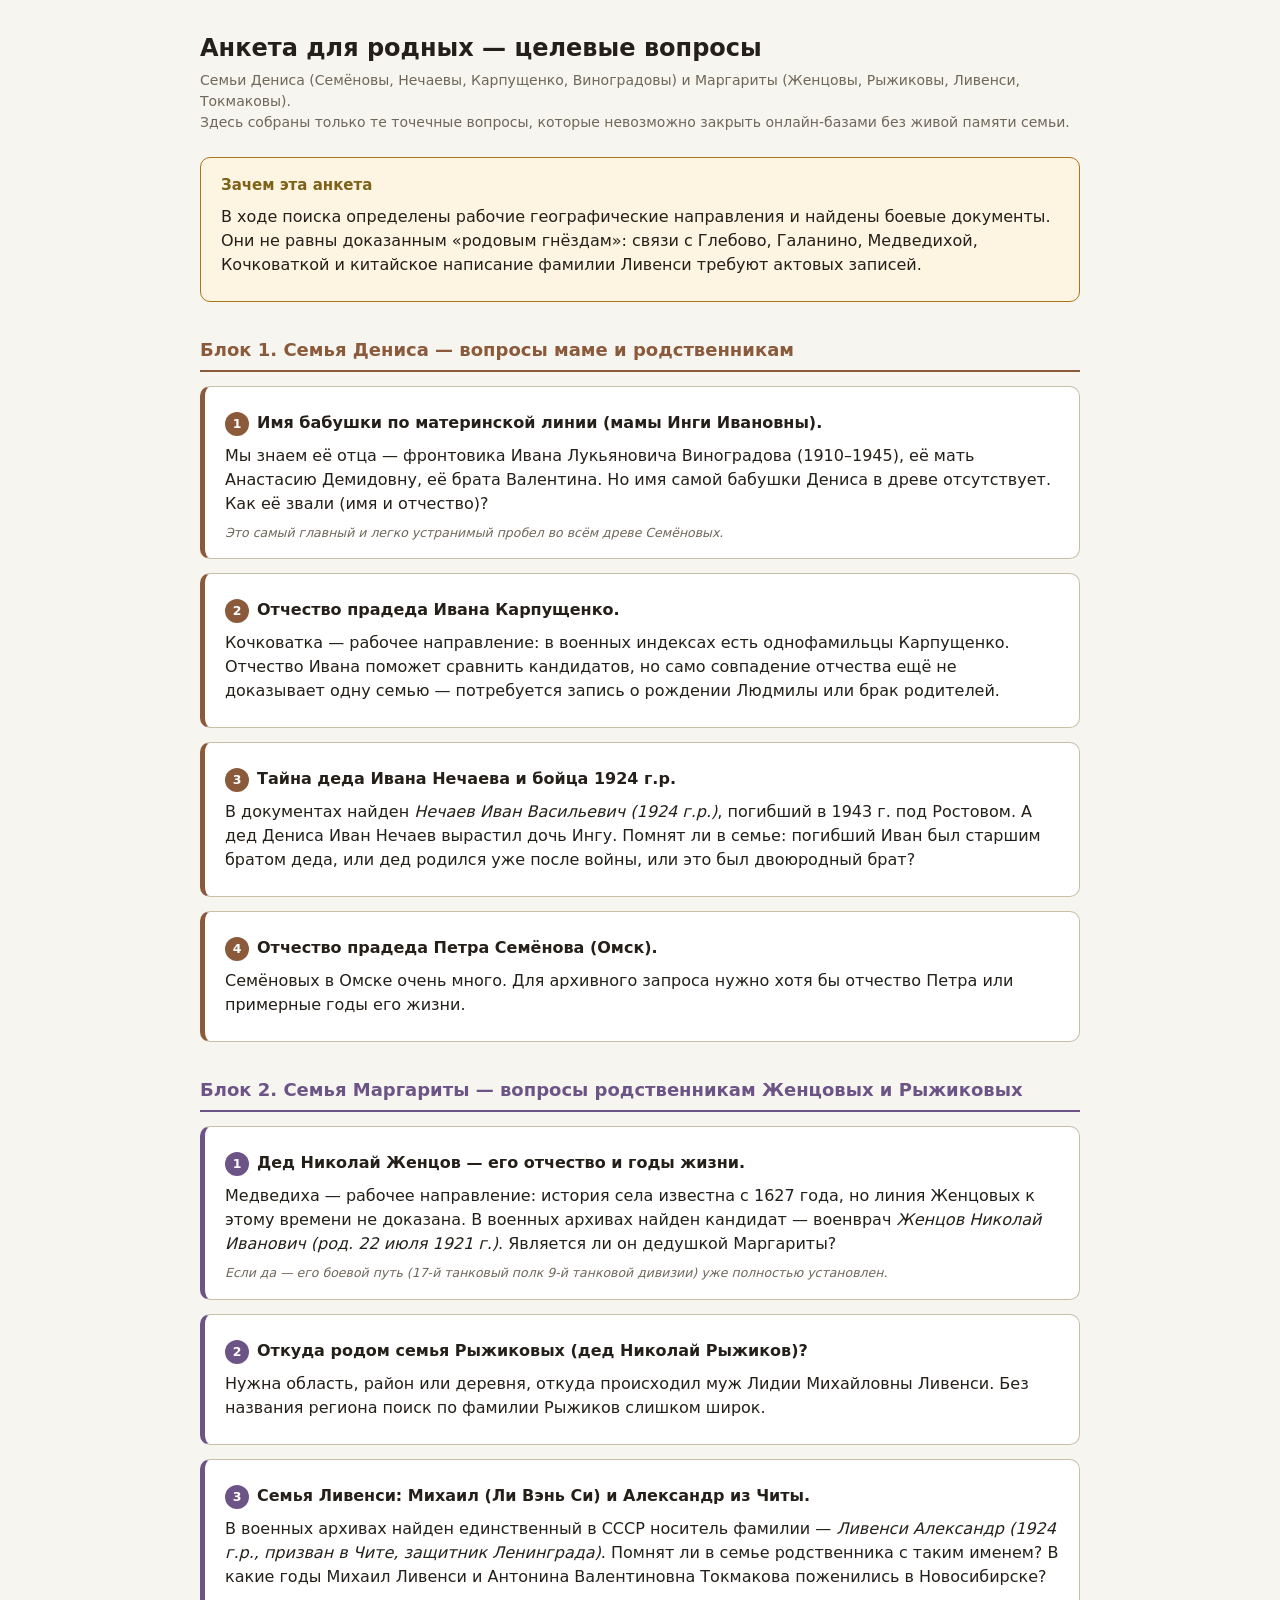
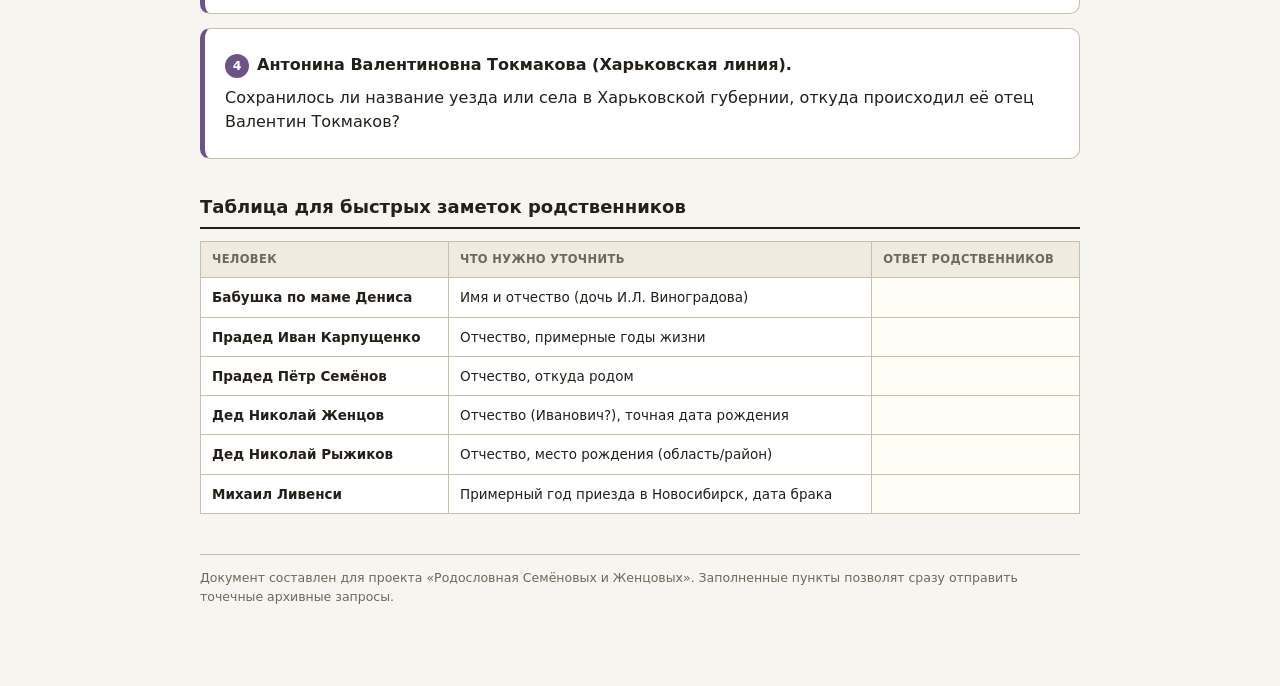
<file: 06_Анкета_для_родных.html>
<!DOCTYPE html>
<html lang="ru">
<head>
<meta charset="UTF-8">
<meta name="viewport" content="width=device-width, initial-scale=1">
<title>Анкета для родных — уточнения по двум семьям</title>
<style>
  :root{--bg:#f7f5ef;--ink:#241f19;--muted:#6f6759;--line:#c9bfa9;--card:#fff;
        --a:#8a5a3b;--a-bg:#f8f1ea;--b:#6d5486;--b-bg:#f3eff7;--gold:#a9761b;--gold-bg:#fdf4e2}
  *{box-sizing:border-box}
  body{margin:0;background:var(--bg);color:var(--ink);font-family:'Segoe UI',system-ui,Arial,sans-serif;line-height:1.5}
  .wrap{max-width:920px;margin:0 auto;padding:30px 20px 80px}
  h1{font-size:24px;margin:0 0 4px}
  .sub{color:var(--muted);font-size:14px;margin-bottom:24px}
  h2{font-size:18px;margin:34px 0 6px;padding-bottom:7px;border-bottom:2px solid}
  h2.a{color:var(--a);border-color:var(--a)}
  h2.b{color:var(--b);border-color:var(--b)}
  h3{font-size:15px;margin:16px 0 6px}
  p{margin:8px 0}
  .card{background:var(--card);border:1px solid var(--line);border-radius:10px;padding:16px 20px;margin:14px 0}
  .card.a{border-left:5px solid var(--a)}
  .card.b{border-left:5px solid var(--b)}
  .prio{background:var(--gold-bg);border:1px solid var(--gold)}
  .prio h3{color:#7d6217;margin-top:0}
  table{width:100%;border-collapse:collapse;font-size:13.5px;margin:12px 0;background:#fff}
  th,td{border:1px solid var(--line);padding:9px 11px;text-align:left;vertical-align:top}
  th{background:#f0ebe0;font-size:11.5px;text-transform:uppercase;letter-spacing:.03em;color:var(--muted)}
  .fill{background:#fffdf5;min-width:140px}
  ul{padding-left:22px;margin:8px 0}
  li{margin:5px 0}
  .tip{font-size:12.5px;color:var(--muted);font-style:italic;margin-top:4px}
  .num{display:inline-block;width:24px;height:24px;border-radius:50%;background:var(--a);color:#fff;
       text-align:center;line-height:24px;font-size:12.5px;font-weight:700;margin-right:8px}
  .num.b{background:var(--b)}
  .ft{margin-top:40px;padding-top:14px;border-top:1px solid var(--line);color:var(--muted);font-size:12.5px}
  @media print{body{background:#fff}.wrap{padding:0}}
</style>
</head>
<body>
<div class="wrap">

<h1>Анкета для родных — целевые вопросы</h1>
<div class="sub">Семьи Дениса (Семёновы, Нечаевы, Карпущенко, Виноградовы) и Маргариты (Женцовы, Рыжиковы, Ливенси, Токмаковы).<br>Здесь собраны только те точечные вопросы, которые невозможно закрыть онлайн-базами без живой памяти семьи.</div>

<div class="card prio">
<h3>Зачем эта анкета</h3>
<p>В ходе поиска определены рабочие географические направления и найдены боевые документы. Они не равны доказанным «родовым гнёздам»: связи с Глебово, Галанино, Медведихой, Кочковаткой и китайское написание фамилии Ливенси требуют актовых записей.</p>
</div>

<!-- ================= БЛОК 1: ДЕНИС ================= -->
<h2 class="a">Блок 1. Семья Дениса — вопросы маме и родственникам</h2>

<div class="card a">
<p><span class="num">1</span><b>Имя бабушки по материнской линии (мамы Инги Ивановны).</b></p>
<p>Мы знаем её отца — фронтовика Ивана Лукьяновича Виноградова (1910–1945), её мать Анастасию Демидовну, её брата Валентина. Но имя самой бабушки Дениса в древе отсутствует. Как её звали (имя и отчество)?</p>
<div class="tip">Это самый главный и легко устранимый пробел во всём древе Семёновых.</div>
</div>

<div class="card a">
<p><span class="num">2</span><b>Отчество прадеда Ивана Карпущенко.</b></p>
<p>Кочковатка — рабочее направление: в военных индексах есть однофамильцы Карпущенко. Отчество Ивана поможет сравнить кандидатов, но само совпадение отчества ещё не доказывает одну семью — потребуется запись о рождении Людмилы или брак родителей.</p>
</div>

<div class="card a">
<p><span class="num">3</span><b>Тайна деда Ивана Нечаева и бойца 1924 г.р.</b></p>
<p>В документах найден <i>Нечаев Иван Васильевич (1924 г.р.)</i>, погибший в 1943 г. под Ростовом. А дед Дениса Иван Нечаев вырастил дочь Ингу. Помнят ли в семье: погибший Иван был старшим братом деда, или дед родился уже после войны, или это был двоюродный брат?</p>
</div>

<div class="card a">
<p><span class="num">4</span><b>Отчество прадеда Петра Семёнова (Омск).</b></p>
<p>Семёновых в Омске очень много. Для архивного запроса нужно хотя бы отчество Петра или примерные годы его жизни.</p>
</div>

<!-- ================= БЛОК 2: МАРГАРИТА ================= -->
<h2 class="b">Блок 2. Семья Маргариты — вопросы родственникам Женцовых и Рыжиковых</h2>

<div class="card b">
<p><span class="num b">1</span><b>Дед Николай Женцов — его отчество и годы жизни.</b></p>
<p>Медведиха — рабочее направление: история села известна с 1627 года, но линия Женцовых к этому времени не доказана. В военных архивах найден кандидат — военврач <i>Женцов Николай Иванович (род. 22 июля 1921 г.)</i>. Является ли он дедушкой Маргариты?</p>
<div class="tip">Если да — его боевой путь (17-й танковый полк 9-й танковой дивизии) уже полностью установлен.</div>
</div>

<div class="card b">
<p><span class="num b">2</span><b>Откуда родом семья Рыжиковых (дед Николай Рыжиков)?</b></p>
<p>Нужна область, район или деревня, откуда происходил муж Лидии Михайловны Ливенси. Без названия региона поиск по фамилии Рыжиков слишком широк.</p>
</div>

<div class="card b">
<p><span class="num b">3</span><b>Семья Ливенси: Михаил (Ли Вэнь Си) и Александр из Читы.</b></p>
<p>В военных архивах найден единственный в СССР носитель фамилии — <i>Ливенси Александр (1924 г.р., призван в Чите, защитник Ленинграда)</i>. Помнят ли в семье родственника с таким именем? В какие годы Михаил Ливенси и Антонина Валентиновна Токмакова поженились в Новосибирске?</p>
</div>

<div class="card b">
<p><span class="num b">4</span><b>Антонина Валентиновна Токмакова (Харьковская линия).</b></p>
<p>Сохранилось ли название уезда или села в Харьковской губернии, откуда происходил её отец Валентин Токмаков?</p>
</div>

<h2>Таблица для быстрых заметок родственников</h2>
<table>
<tr>
  <th>Человек</th><th>Что нужно уточнить</th><th>Ответ родственников</th>
</tr>
<tr><td><b>Бабушка по маме Дениса</b></td><td>Имя и отчество (дочь И.Л. Виноградова)</td><td class="fill"></td></tr>
<tr><td><b>Прадед Иван Карпущенко</b></td><td>Отчество, примерные годы жизни</td><td class="fill"></td></tr>
<tr><td><b>Прадед Пётр Семёнов</b></td><td>Отчество, откуда родом</td><td class="fill"></td></tr>
<tr><td><b>Дед Николай Женцов</b></td><td>Отчество (Иванович?), точная дата рождения</td><td class="fill"></td></tr>
<tr><td><b>Дед Николай Рыжиков</b></td><td>Отчество, место рождения (область/район)</td><td class="fill"></td></tr>
<tr><td><b>Михаил Ливенси</b></td><td>Примерный год приезда в Новосибирск, дата брака</td><td class="fill"></td></tr>
</table>

<div class="ft">
Документ составлен для проекта «Родословная Семёновых и Женцовых». Заполненные пункты позволят сразу отправить точечные архивные запросы.
</div>

</div>
</body>
</html>
</file>
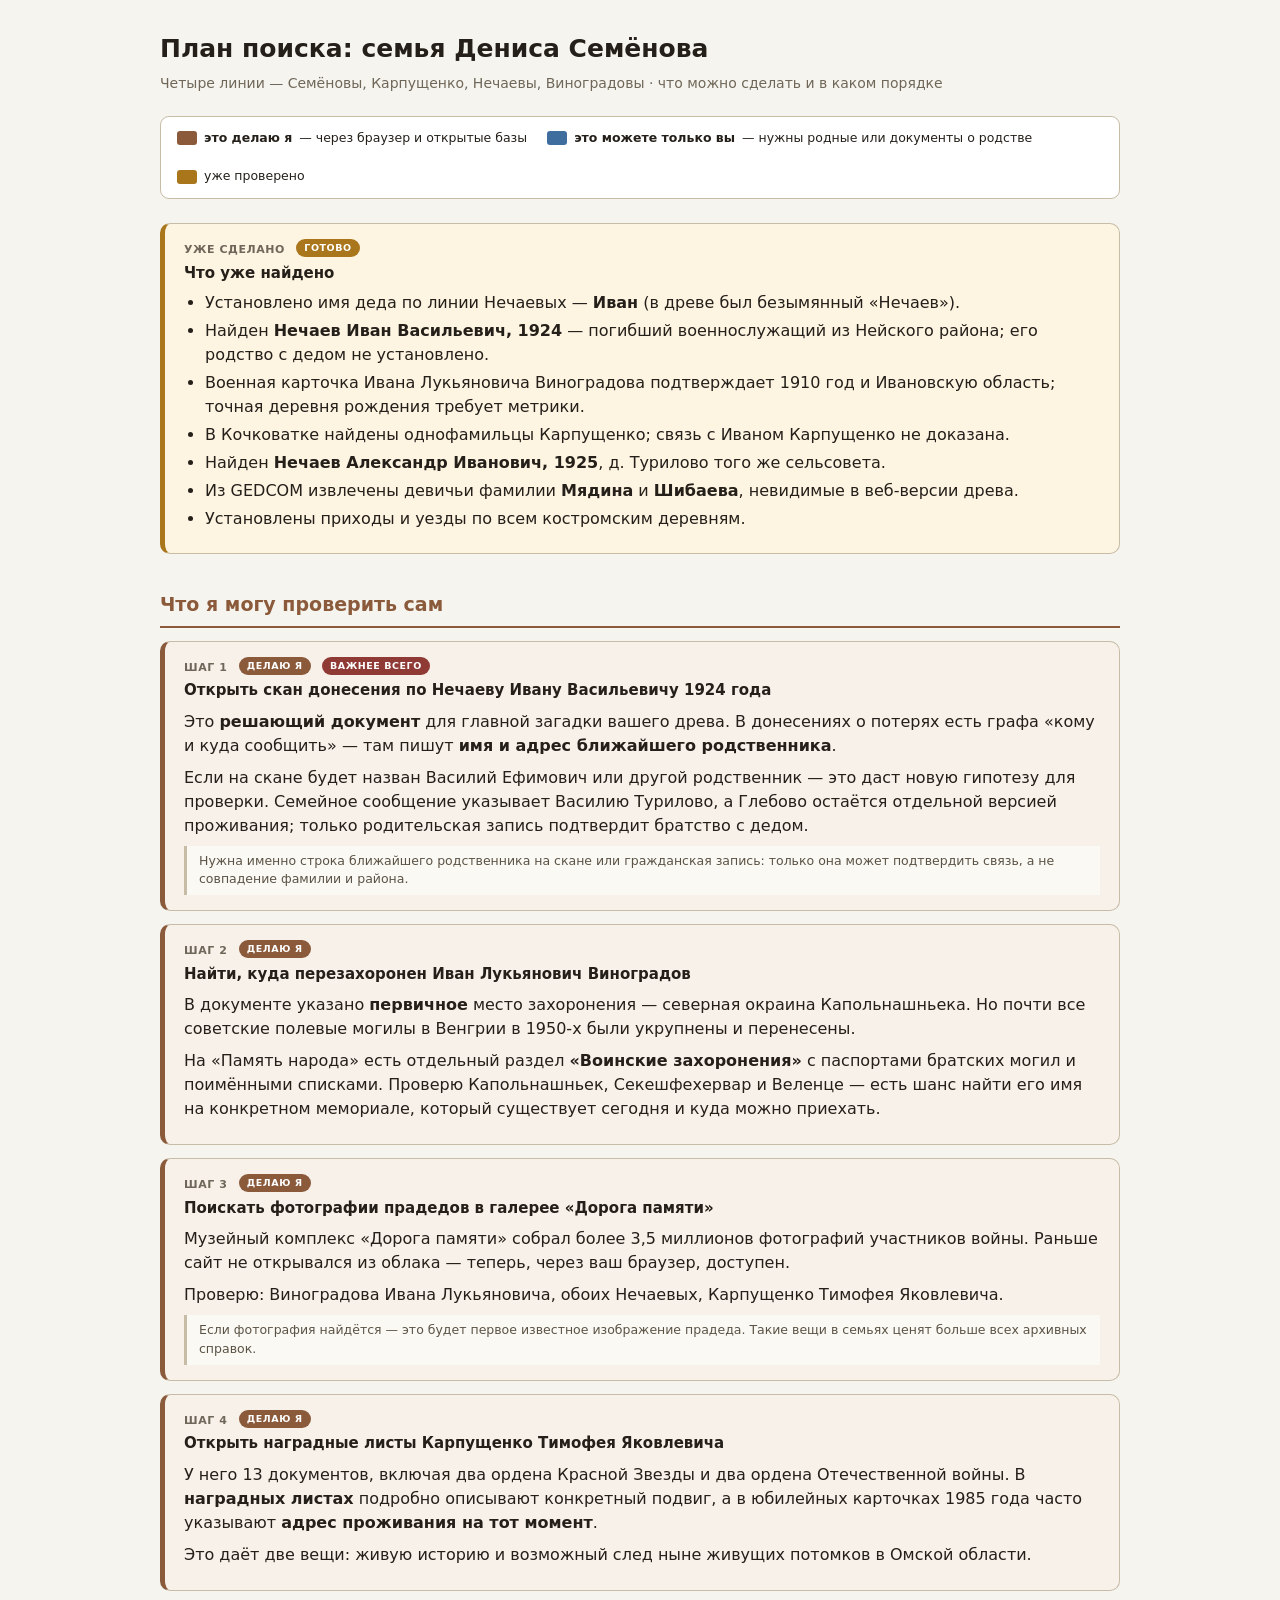
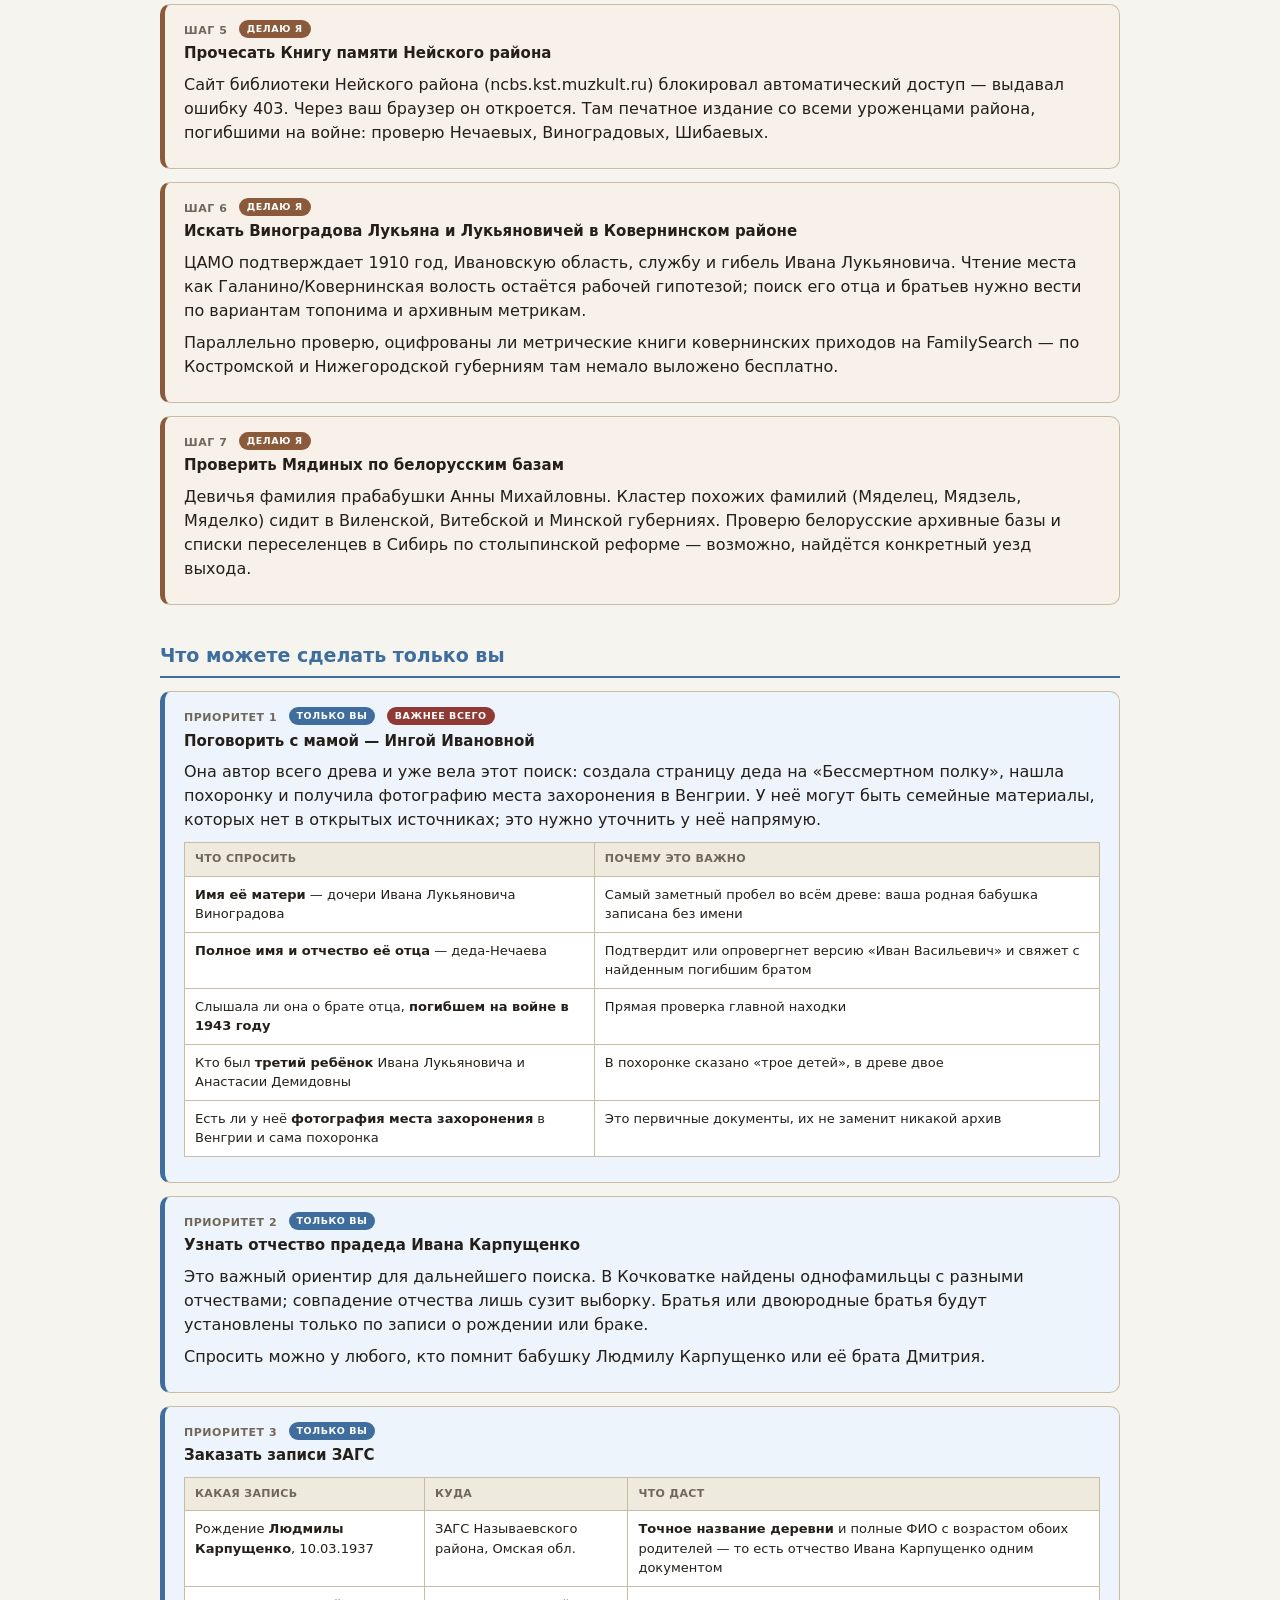
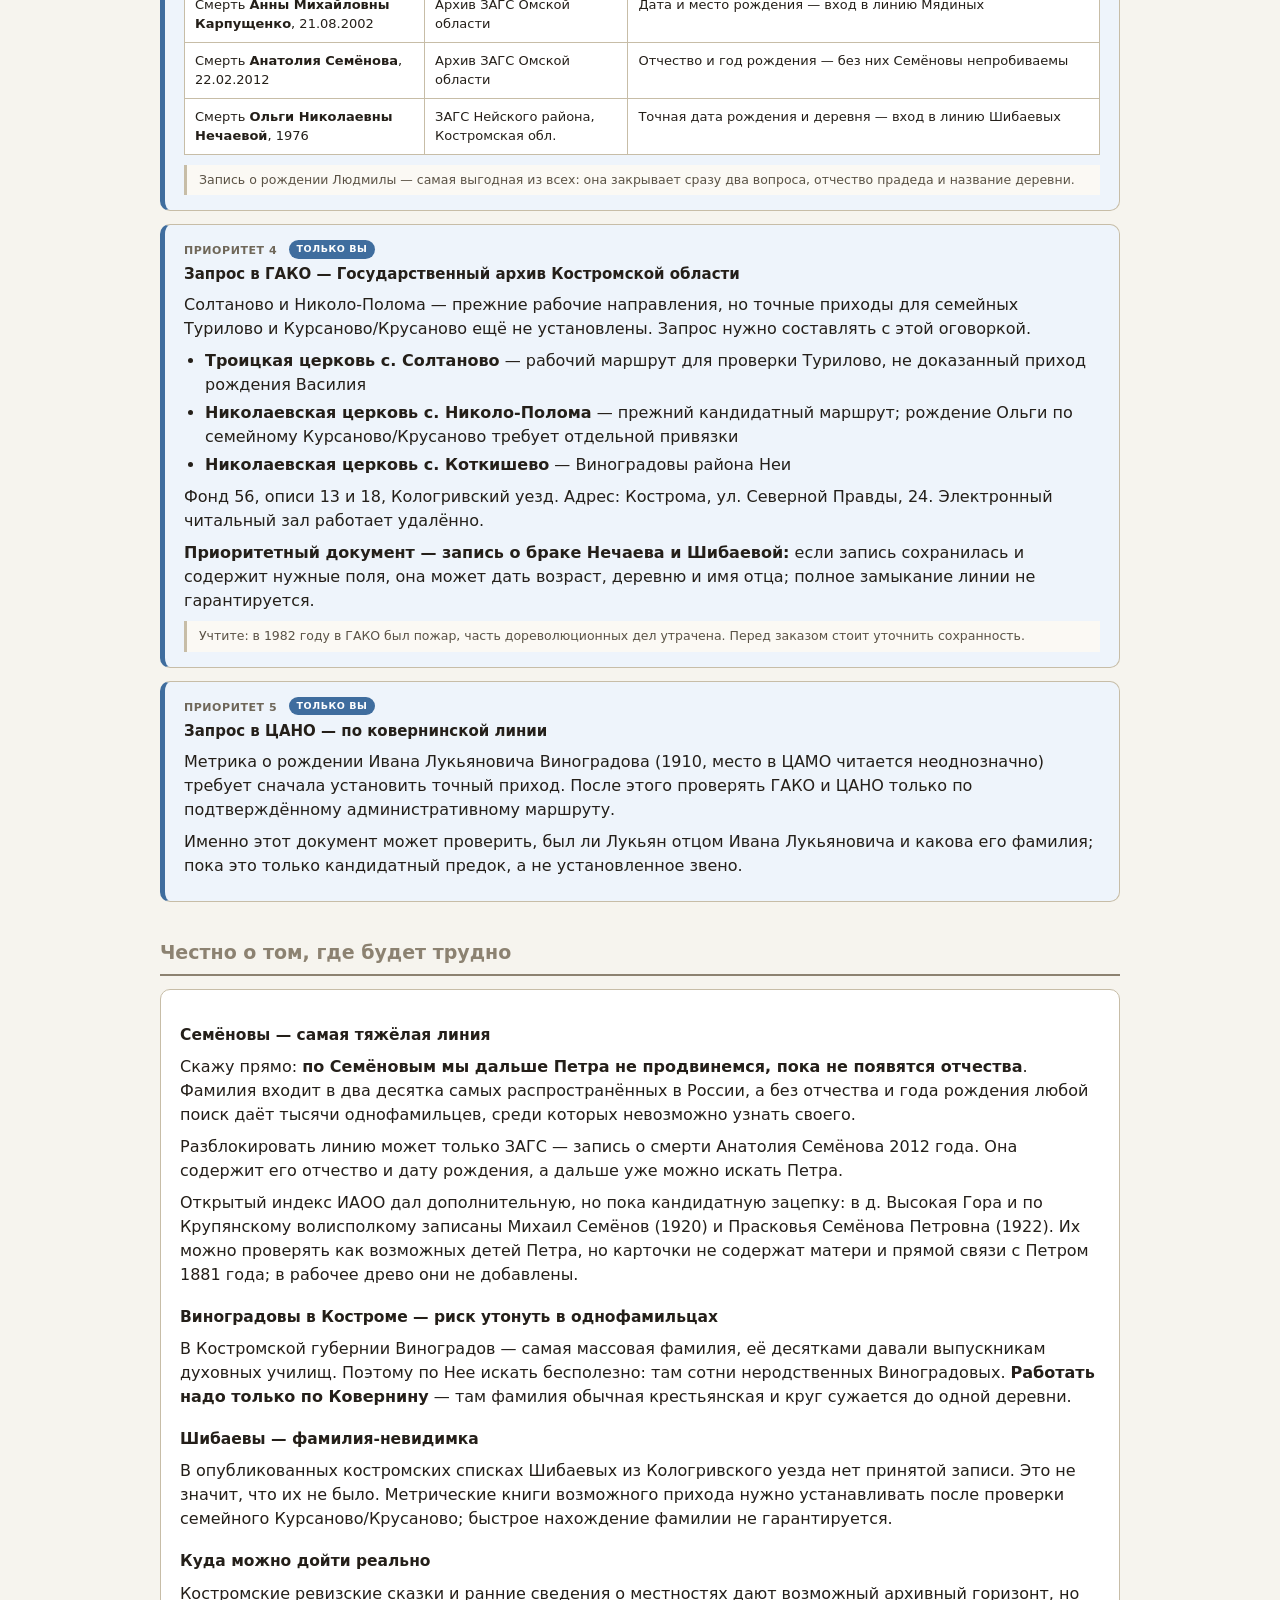
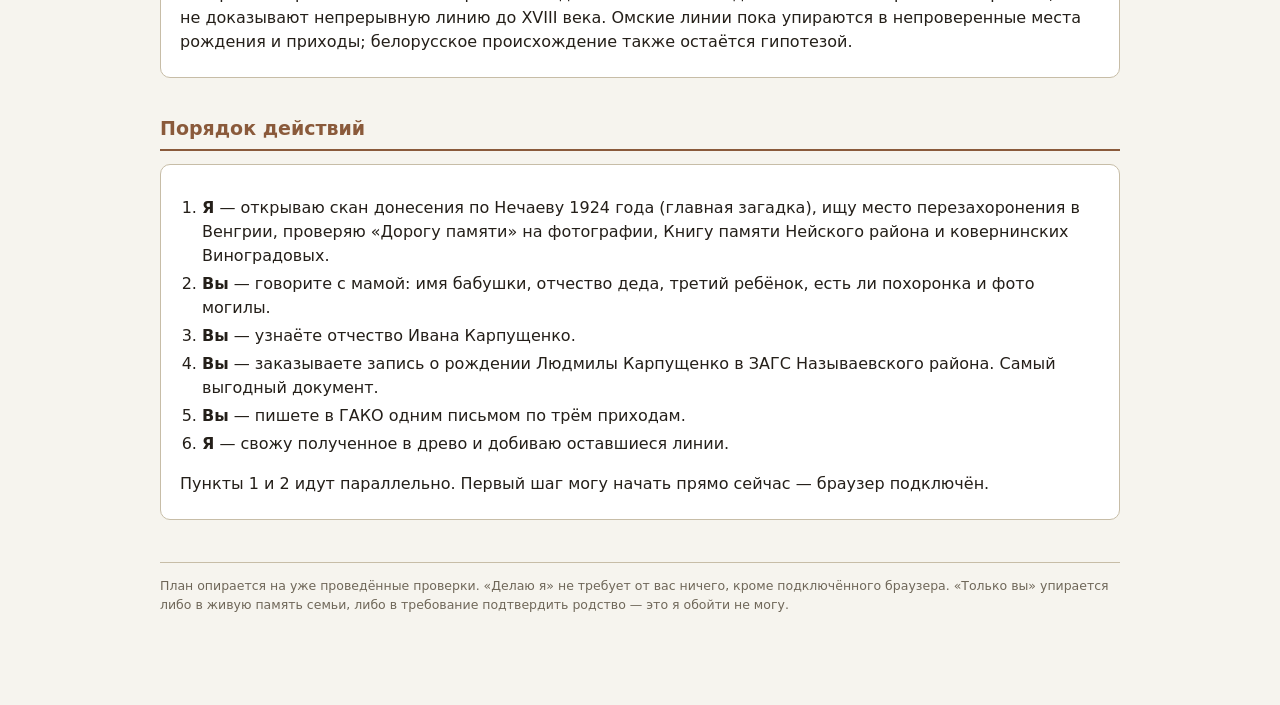
<file: 08_План_поиска_Семёновы.html>
<!DOCTYPE html>
<html lang="ru">
<head>
<meta charset="UTF-8">
<meta name="viewport" content="width=device-width, initial-scale=1">
<title>План поиска — семья Дениса Семёнова</title>
<style>
  :root{--bg:#f6f4ee;--ink:#241f19;--muted:#6f6759;--line:#c7bda7;
        --me:#8a5a3b;--me-bg:#f8f1ea;--you:#3f6d9e;--you-bg:#eef4fb;
        --gold:#a9761b;--gold-bg:#fdf4e2;--dead:#8c8271;--war:#8f3a34}
  *{box-sizing:border-box}
  body{margin:0;background:var(--bg);color:var(--ink);font-family:'Segoe UI',system-ui,Arial,sans-serif;line-height:1.5}
  .wrap{max-width:1000px;margin:0 auto;padding:30px 20px 90px}
  h1{font-size:25px;margin:0 0 5px}
  .sub{color:var(--muted);font-size:14px;margin-bottom:22px}
  h2{font-size:19px;margin:36px 0 8px;padding-bottom:7px;border-bottom:2px solid}
  h2.me{color:var(--me);border-color:var(--me)}
  h2.you{color:var(--you);border-color:var(--you)}
  h2.n{color:var(--dead);border-color:var(--dead)}
  h3{font-size:15.5px;margin:19px 0 6px}
  p{margin:8px 0}
  .card{background:#fff;border:1px solid var(--line);border-radius:10px;padding:15px 19px;margin:13px 0}
  .card.me{border-left:5px solid var(--me);background:var(--me-bg)}
  .card.you{border-left:5px solid var(--you);background:var(--you-bg)}
  .card.done{border-left:5px solid var(--gold);background:var(--gold-bg)}
  .step{font-size:11px;font-weight:700;text-transform:uppercase;letter-spacing:.05em;color:var(--muted);margin-bottom:3px}
  .t{font-weight:700;font-size:15px;margin-bottom:5px}
  table{width:100%;border-collapse:collapse;font-size:13px;margin:10px 0;background:#fff}
  th,td{border:1px solid var(--line);padding:8px 10px;text-align:left;vertical-align:top}
  th{background:#efeade;font-size:11px;text-transform:uppercase;letter-spacing:.03em;color:var(--muted)}
  ul{padding-left:21px;margin:7px 0}li{margin:4px 0}
  ol{padding-left:22px}
  a{color:var(--me)}
  .why{font-size:12.5px;color:#5a5245;background:#fbf9f4;border-left:3px solid var(--line);
       padding:6px 12px;margin-top:8px}
  .tag{display:inline-block;font-size:9.5px;font-weight:700;padding:2px 8px;border-radius:99px;
       color:#fff;text-transform:uppercase;margin-left:7px;vertical-align:2px}
  .tg-me{background:var(--me)}.tg-you{background:var(--you)}.tg-done{background:var(--gold)}
  .tg-top{background:var(--war)}
  .legend{display:flex;gap:20px;flex-wrap:wrap;font-size:12.5px;margin-bottom:24px;
          background:#fff;border:1px solid var(--line);border-radius:9px;padding:12px 16px}
  .legend span{display:inline-flex;align-items:center;gap:7px}
  .sw{width:20px;height:14px;border-radius:3px;display:inline-block}
  .ft{margin-top:42px;padding-top:14px;border-top:1px solid var(--line);color:var(--muted);font-size:12.5px}
</style>
</head>
<body>
<div class="wrap">

<h1>План поиска: семья Дениса Семёнова</h1>
<div class="sub">Четыре линии — Семёновы, Карпущенко, Нечаевы, Виноградовы · что можно сделать и в каком порядке</div>

<div class="legend">
  <span><span class="sw" style="background:var(--me)"></span> <b>это делаю я</b> — через браузер и открытые базы</span>
  <span><span class="sw" style="background:var(--you)"></span> <b>это можете только вы</b> — нужны родные или документы о родстве</span>
  <span><span class="sw" style="background:var(--gold)"></span> уже проверено</span>
</div>

<div class="card done">
<div class="step">уже сделано <span class="tag tg-done">готово</span></div>
<div class="t">Что уже найдено</div>
<ul>
  <li>Установлено имя деда по линии Нечаевых — <b>Иван</b> (в древе был безымянный «Нечаев»).</li>
  <li>Найден <b>Нечаев Иван Васильевич, 1924</b> — погибший военнослужащий из Нейского района; его родство с дедом не установлено.</li>
  <li>Военная карточка Ивана Лукьяновича Виноградова подтверждает 1910 год и Ивановскую область; точная деревня рождения требует метрики.</li>
  <li>В Кочковатке найдены однофамильцы Карпущенко; связь с Иваном Карпущенко не доказана.</li>
  <li>Найден <b>Нечаев Александр Иванович, 1925</b>, д. Турилово того же сельсовета.</li>
  <li>Из GEDCOM извлечены девичьи фамилии <b>Мядина</b> и <b>Шибаева</b>, невидимые в веб-версии древа.</li>
  <li>Установлены приходы и уезды по всем костромским деревням.</li>
</ul>
</div>

<!-- ============ ЧТО ДЕЛАЮ Я ============ -->
<h2 class="me">Что я могу проверить сам</h2>

<div class="card me">
<div class="step">шаг 1 <span class="tag tg-me">делаю я</span> <span class="tag tg-top">важнее всего</span></div>
<div class="t">Открыть скан донесения по Нечаеву Ивану Васильевичу 1924 года</div>
<p>Это <b>решающий документ</b> для главной загадки вашего древа. В донесениях о потерях есть графа «кому и куда сообщить» — там пишут <b>имя и адрес ближайшего родственника</b>.</p>
<p>Если на скане будет назван Василий Ефимович или другой родственник — это даст новую гипотезу для проверки. Семейное сообщение указывает Василию Турилово, а Глебово остаётся отдельной версией проживания; только родительская запись подтвердит братство с дедом.</p>
<div class="why">Нужна именно строка ближайшего родственника на скане или гражданская запись: только она может подтвердить связь, а не совпадение фамилии и района.</div>
</div>

<div class="card me">
<div class="step">шаг 2 <span class="tag tg-me">делаю я</span></div>
<div class="t">Найти, куда перезахоронен Иван Лукьянович Виноградов</div>
<p>В документе указано <b>первичное</b> место захоронения — северная окраина Капольнашньека. Но почти все советские полевые могилы в Венгрии в 1950-х были укрупнены и перенесены.</p>
<p>На «Память народа» есть отдельный раздел <b>«Воинские захоронения»</b> с паспортами братских могил и поимёнными списками. Проверю Капольнашньек, Секешфехервар и Веленце — есть шанс найти его имя на конкретном мемориале, который существует сегодня и куда можно приехать.</p>
</div>

<div class="card me">
<div class="step">шаг 3 <span class="tag tg-me">делаю я</span></div>
<div class="t">Поискать фотографии прадедов в галерее «Дорога памяти»</div>
<p>Музейный комплекс «Дорога памяти» собрал более 3,5 миллионов фотографий участников войны. Раньше сайт не открывался из облака — теперь, через ваш браузер, доступен.</p>
<p>Проверю: Виноградова Ивана Лукьяновича, обоих Нечаевых, Карпущенко Тимофея Яковлевича.</p>
<div class="why">Если фотография найдётся — это будет первое известное изображение прадеда. Такие вещи в семьях ценят больше всех архивных справок.</div>
</div>

<div class="card me">
<div class="step">шаг 4 <span class="tag tg-me">делаю я</span></div>
<div class="t">Открыть наградные листы Карпущенко Тимофея Яковлевича</div>
<p>У него 13 документов, включая два ордена Красной Звезды и два ордена Отечественной войны. В <b>наградных листах</b> подробно описывают конкретный подвиг, а в юбилейных карточках 1985 года часто указывают <b>адрес проживания на тот момент</b>.</p>
<p>Это даёт две вещи: живую историю и возможный след ныне живущих потомков в Омской области.</p>
</div>

<div class="card me">
<div class="step">шаг 5 <span class="tag tg-me">делаю я</span></div>
<div class="t">Прочесать Книгу памяти Нейского района</div>
<p>Сайт библиотеки Нейского района (ncbs.kst.muzkult.ru) блокировал автоматический доступ — выдавал ошибку 403. Через ваш браузер он откроется. Там печатное издание со всеми уроженцами района, погибшими на войне: проверю Нечаевых, Виноградовых, Шибаевых.</p>
</div>

<div class="card me">
<div class="step">шаг 6 <span class="tag tg-me">делаю я</span></div>
<div class="t">Искать Виноградова Лукьяна и Лукьяновичей в Ковернинском районе</div>
<p>ЦАМО подтверждает 1910 год, Ивановскую область, службу и гибель Ивана Лукьяновича. Чтение места как Галанино/Ковернинская волость остаётся рабочей гипотезой; поиск его отца и братьев нужно вести по вариантам топонима и архивным метрикам.</p>
<p>Параллельно проверю, оцифрованы ли метрические книги ковернинских приходов на FamilySearch — по Костромской и Нижегородской губерниям там немало выложено бесплатно.</p>
</div>

<div class="card me">
<div class="step">шаг 7 <span class="tag tg-me">делаю я</span></div>
<div class="t">Проверить Мядиных по белорусским базам</div>
<p>Девичья фамилия прабабушки Анны Михайловны. Кластер похожих фамилий (Мяделец, Мядзель, Мяделко) сидит в Виленской, Витебской и Минской губерниях. Проверю белорусские архивные базы и списки переселенцев в Сибирь по столыпинской реформе — возможно, найдётся конкретный уезд выхода.</p>
</div>

<!-- ============ ЧТО ТОЛЬКО ВЫ ============ -->
<h2 class="you">Что можете сделать только вы</h2>

<div class="card you">
<div class="step">приоритет 1 <span class="tag tg-you">только вы</span> <span class="tag tg-top">важнее всего</span></div>
<div class="t">Поговорить с мамой — Ингой Ивановной</div>
<p>Она автор всего древа и уже вела этот поиск: создала страницу деда на «Бессмертном полку», нашла похоронку и получила фотографию места захоронения в Венгрии. У неё могут быть семейные материалы, которых нет в открытых источниках; это нужно уточнить у неё напрямую.</p>
<table>
<tr><th>Что спросить</th><th>Почему это важно</th></tr>
<tr><td><b>Имя её матери</b> — дочери Ивана Лукьяновича Виноградова</td><td>Самый заметный пробел во всём древе: ваша родная бабушка записана без имени</td></tr>
<tr><td><b>Полное имя и отчество её отца</b> — деда-Нечаева</td><td>Подтвердит или опровергнет версию «Иван Васильевич» и свяжет с найденным погибшим братом</td></tr>
<tr><td>Слышала ли она о брате отца, <b>погибшем на войне в 1943 году</b></td><td>Прямая проверка главной находки</td></tr>
<tr><td>Кто был <b>третий ребёнок</b> Ивана Лукьяновича и Анастасии Демидовны</td><td>В похоронке сказано «трое детей», в древе двое</td></tr>
<tr><td>Есть ли у неё <b>фотография места захоронения</b> в Венгрии и сама похоронка</td><td>Это первичные документы, их не заменит никакой архив</td></tr>
</table>
</div>

<div class="card you">
<div class="step">приоритет 2 <span class="tag tg-you">только вы</span></div>
<div class="t">Узнать отчество прадеда Ивана Карпущенко</div>
<p>Это важный ориентир для дальнейшего поиска. В Кочковатке найдены однофамильцы с разными отчествами; совпадение отчества лишь сузит выборку. Братья или двоюродные братья будут установлены только по записи о рождении или браке.</p>
<p>Спросить можно у любого, кто помнит бабушку Людмилу Карпущенко или её брата Дмитрия.</p>
</div>

<div class="card you">
<div class="step">приоритет 3 <span class="tag tg-you">только вы</span></div>
<div class="t">Заказать записи ЗАГС</div>
<table>
<tr><th>Какая запись</th><th>Куда</th><th>Что даст</th></tr>
<tr><td>Рождение <b>Людмилы Карпущенко</b>, 10.03.1937</td><td>ЗАГС Называевского района, Омская обл.</td><td><b>Точное название деревни</b> и полные ФИО с возрастом обоих родителей — то есть отчество Ивана Карпущенко одним документом</td></tr>
<tr><td>Смерть <b>Анны Михайловны Карпущенко</b>, 21.08.2002</td><td>Архив ЗАГС Омской области</td><td>Дата и место рождения — вход в линию Мядиных</td></tr>
<tr><td>Смерть <b>Анатолия Семёнова</b>, 22.02.2012</td><td>Архив ЗАГС Омской области</td><td>Отчество и год рождения — без них Семёновы непробиваемы</td></tr>
<tr><td>Смерть <b>Ольги Николаевны Нечаевой</b>, 1976</td><td>ЗАГС Нейского района, Костромская обл.</td><td>Точная дата рождения и деревня — вход в линию Шибаевых</td></tr>
</table>
<div class="why">Запись о рождении Людмилы — самая выгодная из всех: она закрывает сразу два вопроса, отчество прадеда и название деревни.</div>
</div>

<div class="card you">
<div class="step">приоритет 4 <span class="tag tg-you">только вы</span></div>
<div class="t">Запрос в ГАКО — Государственный архив Костромской области</div>
<p>Солтаново и Николо-Полома — прежние рабочие направления, но точные приходы для семейных Турилово и Курсаново/Крусаново ещё не установлены. Запрос нужно составлять с этой оговоркой.</p>
<ul>
  <li><b>Троицкая церковь с. Солтаново</b> — рабочий маршрут для проверки Турилово, не доказанный приход рождения Василия</li>
  <li><b>Николаевская церковь с. Николо-Полома</b> — прежний кандидатный маршрут; рождение Ольги по семейному Курсаново/Крусаново требует отдельной привязки</li>
  <li><b>Николаевская церковь с. Коткишево</b> — Виноградовы района Неи</li>
</ul>
<p>Фонд 56, описи 13 и 18, Кологривский уезд. Адрес: Кострома, ул. Северной Правды, 24. Электронный читальный зал работает удалённо.</p>
<p><b>Приоритетный документ — запись о браке Нечаева и Шибаевой:</b> если запись сохранилась и содержит нужные поля, она может дать возраст, деревню и имя отца; полное замыкание линии не гарантируется.</p>
<div class="why">Учтите: в 1982 году в ГАКО был пожар, часть дореволюционных дел утрачена. Перед заказом стоит уточнить сохранность.</div>
</div>

<div class="card you">
<div class="step">приоритет 5 <span class="tag tg-you">только вы</span></div>
<div class="t">Запрос в ЦАНО — по ковернинской линии</div>
<p>Метрика о рождении Ивана Лукьяновича Виноградова (1910, место в ЦАМО читается неоднозначно) требует сначала установить точный приход. После этого проверять ГАКО и ЦАНО только по подтверждённому административному маршруту.</p>
<p>Именно этот документ может проверить, был ли Лукьян отцом Ивана Лукьяновича и какова его фамилия; пока это только кандидатный предок, а не установленное звено.</p>
</div>

<!-- ============ ПРЕДЕЛЫ ============ -->
<h2 class="n">Честно о том, где будет трудно</h2>
<div class="card">
<h3>Семёновы — самая тяжёлая линия</h3>
<p>Скажу прямо: <b>по Семёновым мы дальше Петра не продвинемся, пока не появятся отчества</b>. Фамилия входит в два десятка самых распространённых в России, а без отчества и года рождения любой поиск даёт тысячи однофамильцев, среди которых невозможно узнать своего.</p>
<p>Разблокировать линию может только ЗАГС — запись о смерти Анатолия Семёнова 2012 года. Она содержит его отчество и дату рождения, а дальше уже можно искать Петра.</p>
<p>Открытый индекс ИАОО дал дополнительную, но пока кандидатную зацепку: в д. Высокая Гора и по Крупянскому волисполкому записаны Михаил Семёнов (1920) и Прасковья Семёнова Петровна (1922). Их можно проверять как возможных детей Петра, но карточки не содержат матери и прямой связи с Петром 1881 года; в рабочее древо они не добавлены.</p>

<h3>Виноградовы в Костроме — риск утонуть в однофамильцах</h3>
<p>В Костромской губернии Виноградов — самая массовая фамилия, её десятками давали выпускникам духовных училищ. Поэтому по Нее искать бесполезно: там сотни неродственных Виноградовых. <b>Работать надо только по Ковернину</b> — там фамилия обычная крестьянская и круг сужается до одной деревни.</p>

<h3>Шибаевы — фамилия-невидимка</h3>
<p>В опубликованных костромских списках Шибаевых из Кологривского уезда нет принятой записи. Это не значит, что их не было. Метрические книги возможного прихода нужно устанавливать после проверки семейного Курсаново/Крусаново; быстрое нахождение фамилии не гарантируется.</p>

<h3>Куда можно дойти реально</h3>
<p>Костромские ревизские сказки и ранние сведения о местностях дают возможный архивный горизонт, но не доказывают непрерывную линию до XVIII века. Омские линии пока упираются в непроверенные места рождения и приходы; белорусское происхождение также остаётся гипотезой.</p>
</div>

<h2 class="me">Порядок действий</h2>
<div class="card">
<ol>
  <li><b>Я</b> — открываю скан донесения по Нечаеву 1924 года (главная загадка), ищу место перезахоронения в Венгрии, проверяю «Дорогу памяти» на фотографии, Книгу памяти Нейского района и ковернинских Виноградовых.</li>
  <li><b>Вы</b> — говорите с мамой: имя бабушки, отчество деда, третий ребёнок, есть ли похоронка и фото могилы.</li>
  <li><b>Вы</b> — узнаёте отчество Ивана Карпущенко.</li>
  <li><b>Вы</b> — заказываете запись о рождении Людмилы Карпущенко в ЗАГС Называевского района. Самый выгодный документ.</li>
  <li><b>Вы</b> — пишете в ГАКО одним письмом по трём приходам.</li>
  <li><b>Я</b> — свожу полученное в древо и добиваю оставшиеся линии.</li>
</ol>
<p>Пункты 1 и 2 идут параллельно. Первый шаг могу начать прямо сейчас — браузер подключён.</p>
</div>

<div class="ft">
План опирается на уже проведённые проверки. «Делаю я» не требует от вас ничего, кроме подключённого браузера.
«Только вы» упирается либо в живую память семьи, либо в требование подтвердить родство — это я обойти не могу.
</div>

</div>
</body>
</html>
</file>
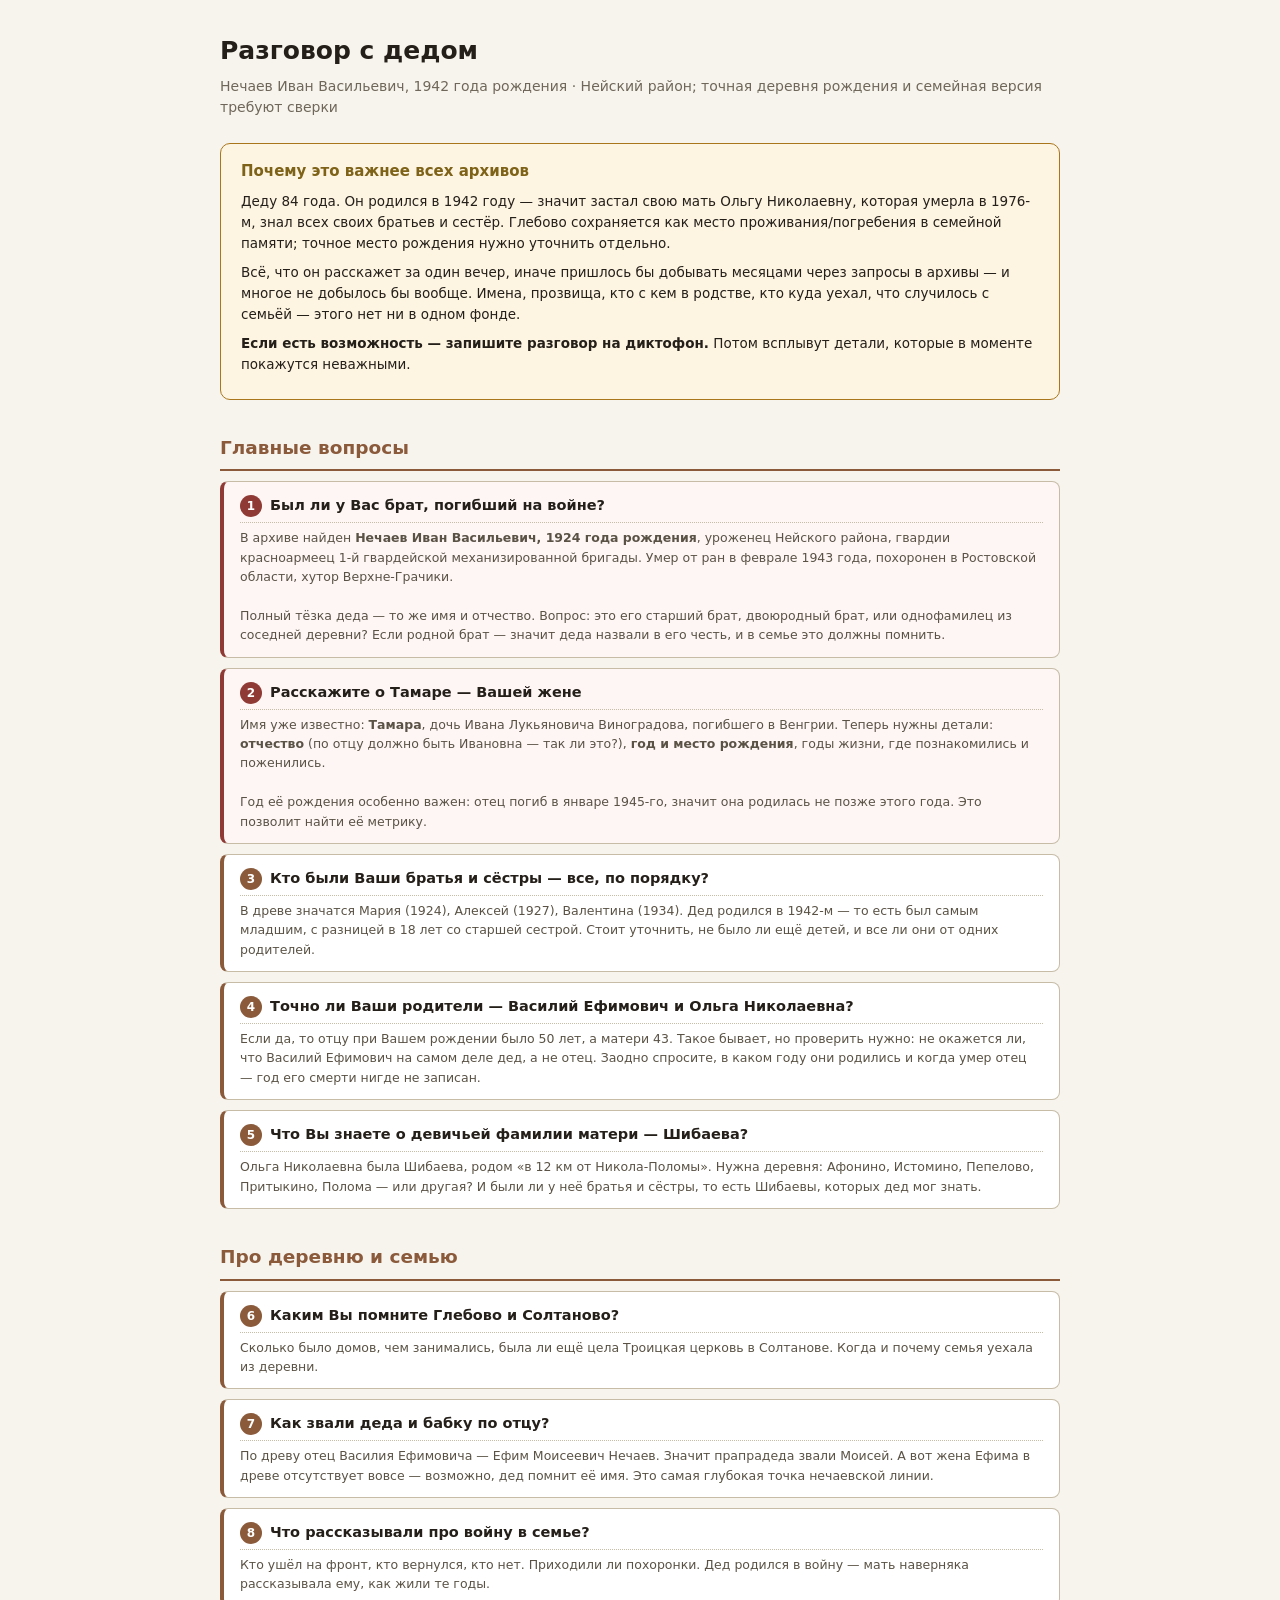
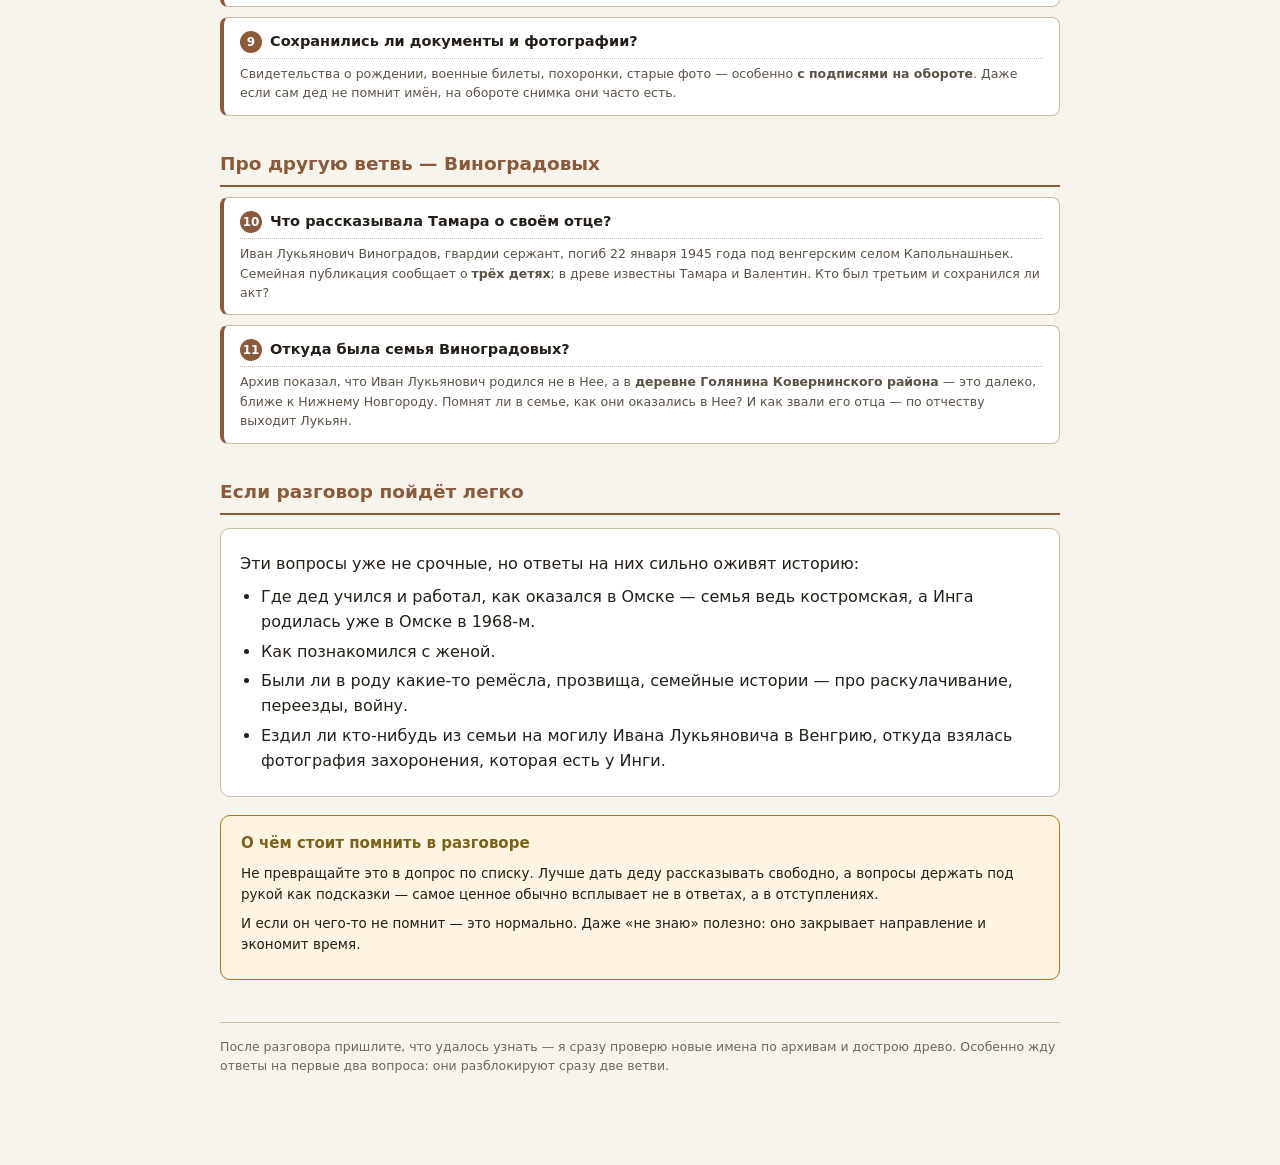
<file: 09_Вопросы_деду.html>
<!DOCTYPE html>
<html lang="ru">
<head>
<meta charset="UTF-8">
<meta name="viewport" content="width=device-width, initial-scale=1">
<title>Вопросы деду — Нечаеву Ивану Васильевичу</title>
<style>
  :root{--bg:#f7f4ee;--ink:#241f19;--muted:#6f6759;--line:#c7bda7;
        --a:#8a5a3b;--a-bg:#f8f1ea;--gold:#a9761b;--gold-bg:#fdf4e2;--war:#8f3a34}
  *{box-sizing:border-box}
  body{margin:0;background:var(--bg);color:var(--ink);font-family:'Segoe UI',system-ui,Arial,sans-serif;line-height:1.55}
  .wrap{max-width:880px;margin:0 auto;padding:32px 20px 90px}
  h1{font-size:25px;margin:0 0 5px}
  .sub{color:var(--muted);font-size:14px;margin-bottom:24px}
  h2{font-size:18.5px;margin:34px 0 8px;color:var(--a);border-bottom:2px solid var(--a);padding-bottom:7px}
  h3{font-size:15px;margin:18px 0 5px}
  p{margin:8px 0}
  .box{background:var(--gold-bg);border:1px solid var(--gold);border-radius:10px;padding:16px 20px;margin:18px 0;font-size:13.5px}
  .box h3{margin:0 0 7px;color:#7d6217;font-size:15px}
  .card{background:#fff;border:1px solid var(--line);border-radius:10px;padding:15px 19px;margin:13px 0}
  .q{background:#fff;border:1px solid var(--line);border-left:4px solid var(--a);
     border-radius:8px;padding:12px 16px;margin:10px 0}
  .q.top{border-left-color:var(--war);background:#fdf6f5}
  .qt{font-weight:700;font-size:14.5px}
  .qw{font-size:12.5px;color:#5a5245;margin-top:5px;padding-top:5px;border-top:1px dotted var(--line)}
  .n{display:inline-block;width:22px;height:22px;border-radius:50%;background:var(--a);color:#fff;
     text-align:center;line-height:22px;font-size:12px;font-weight:700;margin-right:8px}
  .n.r{background:var(--war)}
  ul{padding-left:21px;margin:7px 0}li{margin:5px 0}
  .tip{font-size:12.5px;color:var(--muted);font-style:italic}
  .ft{margin-top:42px;padding-top:14px;border-top:1px solid var(--line);color:var(--muted);font-size:12.5px}
</style>
</head>
<body>
<div class="wrap">

<h1>Разговор с дедом</h1>
<div class="sub">Нечаев Иван Васильевич, 1942 года рождения · Нейский район; точная деревня рождения и семейная версия требуют сверки</div>

<div class="box">
<h3>Почему это важнее всех архивов</h3>
<p>Деду 84 года. Он родился в 1942 году — значит застал свою мать Ольгу Николаевну, которая умерла в 1976-м, знал всех своих братьев и сестёр. Глебово сохраняется как место проживания/погребения в семейной памяти; точное место рождения нужно уточнить отдельно.</p>
<p>Всё, что он расскажет за один вечер, иначе пришлось бы добывать месяцами через запросы в архивы — и многое не добылось бы вообще. Имена, прозвища, кто с кем в родстве, кто куда уехал, что случилось с семьёй — этого нет ни в одном фонде.</p>
<p><b>Если есть возможность — запишите разговор на диктофон.</b> Потом всплывут детали, которые в моменте покажутся неважными.</p>
</div>

<h2>Главные вопросы</h2>

<div class="q top">
<div class="qt"><span class="n r">1</span>Был ли у Вас брат, погибший на войне?</div>
<div class="qw">В архиве найден <b>Нечаев Иван Васильевич, 1924 года рождения</b>, уроженец Нейского района, гвардии красноармеец 1-й гвардейской механизированной бригады. Умер от ран в феврале 1943 года, похоронен в Ростовской области, хутор Верхне-Грачики.<br><br>
Полный тёзка деда — то же имя и отчество. Вопрос: это его старший брат, двоюродный брат, или однофамилец из соседней деревни? Если родной брат — значит деда назвали в его честь, и в семье это должны помнить.</div>
</div>

<div class="q top">
<div class="qt"><span class="n r">2</span>Расскажите о Тамаре — Вашей жене</div>
<div class="qw">Имя уже известно: <b>Тамара</b>, дочь Ивана Лукьяновича Виноградова, погибшего в Венгрии. Теперь нужны детали: <b>отчество</b> (по отцу должно быть Ивановна — так ли это?), <b>год и место рождения</b>, годы жизни, где познакомились и поженились.<br><br>
Год её рождения особенно важен: отец погиб в январе 1945-го, значит она родилась не позже этого года. Это позволит найти её метрику.</div>
</div>

<div class="q">
<div class="qt"><span class="n">3</span>Кто были Ваши братья и сёстры — все, по порядку?</div>
<div class="qw">В древе значатся Мария (1924), Алексей (1927), Валентина (1934). Дед родился в 1942-м — то есть был самым младшим, с разницей в 18 лет со старшей сестрой. Стоит уточнить, не было ли ещё детей, и все ли они от одних родителей.</div>
</div>

<div class="q">
<div class="qt"><span class="n">4</span>Точно ли Ваши родители — Василий Ефимович и Ольга Николаевна?</div>
<div class="qw">Если да, то отцу при Вашем рождении было 50 лет, а матери 43. Такое бывает, но проверить нужно: не окажется ли, что Василий Ефимович на самом деле дед, а не отец. Заодно спросите, в каком году они родились и когда умер отец — год его смерти нигде не записан.</div>
</div>

<div class="q">
<div class="qt"><span class="n">5</span>Что Вы знаете о девичьей фамилии матери — Шибаева?</div>
<div class="qw">Ольга Николаевна была Шибаева, родом «в 12 км от Никола-Поломы». Нужна деревня: Афонино, Истомино, Пепелово, Притыкино, Полома — или другая? И были ли у неё братья и сёстры, то есть Шибаевы, которых дед мог знать.</div>
</div>

<h2>Про деревню и семью</h2>

<div class="q">
<div class="qt"><span class="n">6</span>Каким Вы помните Глебово и Солтаново?</div>
<div class="qw">Сколько было домов, чем занимались, была ли ещё цела Троицкая церковь в Солтанове. Когда и почему семья уехала из деревни.</div>
</div>

<div class="q">
<div class="qt"><span class="n">7</span>Как звали деда и бабку по отцу?</div>
<div class="qw">По древу отец Василия Ефимовича — Ефим Моисеевич Нечаев. Значит прапрадеда звали Моисей. А вот жена Ефима в древе отсутствует вовсе — возможно, дед помнит её имя. Это самая глубокая точка нечаевской линии.</div>
</div>

<div class="q">
<div class="qt"><span class="n">8</span>Что рассказывали про войну в семье?</div>
<div class="qw">Кто ушёл на фронт, кто вернулся, кто нет. Приходили ли похоронки. Дед родился в войну — мать наверняка рассказывала ему, как жили те годы.</div>
</div>

<div class="q">
<div class="qt"><span class="n">9</span>Сохранились ли документы и фотографии?</div>
<div class="qw">Свидетельства о рождении, военные билеты, похоронки, старые фото — особенно <b>с подписями на обороте</b>. Даже если сам дед не помнит имён, на обороте снимка они часто есть.</div>
</div>

<h2>Про другую ветвь — Виноградовых</h2>

<div class="q">
<div class="qt"><span class="n">10</span>Что рассказывала Тамара о своём отце?</div>
<div class="qw">Иван Лукьянович Виноградов, гвардии сержант, погиб 22 января 1945 года под венгерским селом Капольнашньек. Семейная публикация сообщает о <b>трёх детях</b>; в древе известны Тамара и Валентин. Кто был третьим и сохранился ли акт?</div>
</div>

<div class="q">
<div class="qt"><span class="n">11</span>Откуда была семья Виноградовых?</div>
<div class="qw">Архив показал, что Иван Лукьянович родился не в Нее, а в <b>деревне Голянина Ковернинского района</b> — это далеко, ближе к Нижнему Новгороду. Помнят ли в семье, как они оказались в Нее? И как звали его отца — по отчеству выходит Лукьян.</div>
</div>

<h2>Если разговор пойдёт легко</h2>
<div class="card">
<p>Эти вопросы уже не срочные, но ответы на них сильно оживят историю:</p>
<ul>
  <li>Где дед учился и работал, как оказался в Омске — семья ведь костромская, а Инга родилась уже в Омске в 1968-м.</li>
  <li>Как познакомился с женой.</li>
  <li>Были ли в роду какие-то ремёсла, прозвища, семейные истории — про раскулачивание, переезды, войну.</li>
  <li>Ездил ли кто-нибудь из семьи на могилу Ивана Лукьяновича в Венгрию, откуда взялась фотография захоронения, которая есть у Инги.</li>
</ul>
</div>

<div class="box">
<h3>О чём стоит помнить в разговоре</h3>
<p>Не превращайте это в допрос по списку. Лучше дать деду рассказывать свободно, а вопросы держать под рукой как подсказки — самое ценное обычно всплывает не в ответах, а в отступлениях.</p>
<p>И если он чего-то не помнит — это нормально. Даже «не знаю» полезно: оно закрывает направление и экономит время.</p>
</div>

<div class="ft">
После разговора пришлите, что удалось узнать — я сразу проверю новые имена по архивам и дострою древо.
Особенно жду ответы на первые два вопроса: они разблокируют сразу две ветви.
</div>

</div>
</body>
</html>
</file>
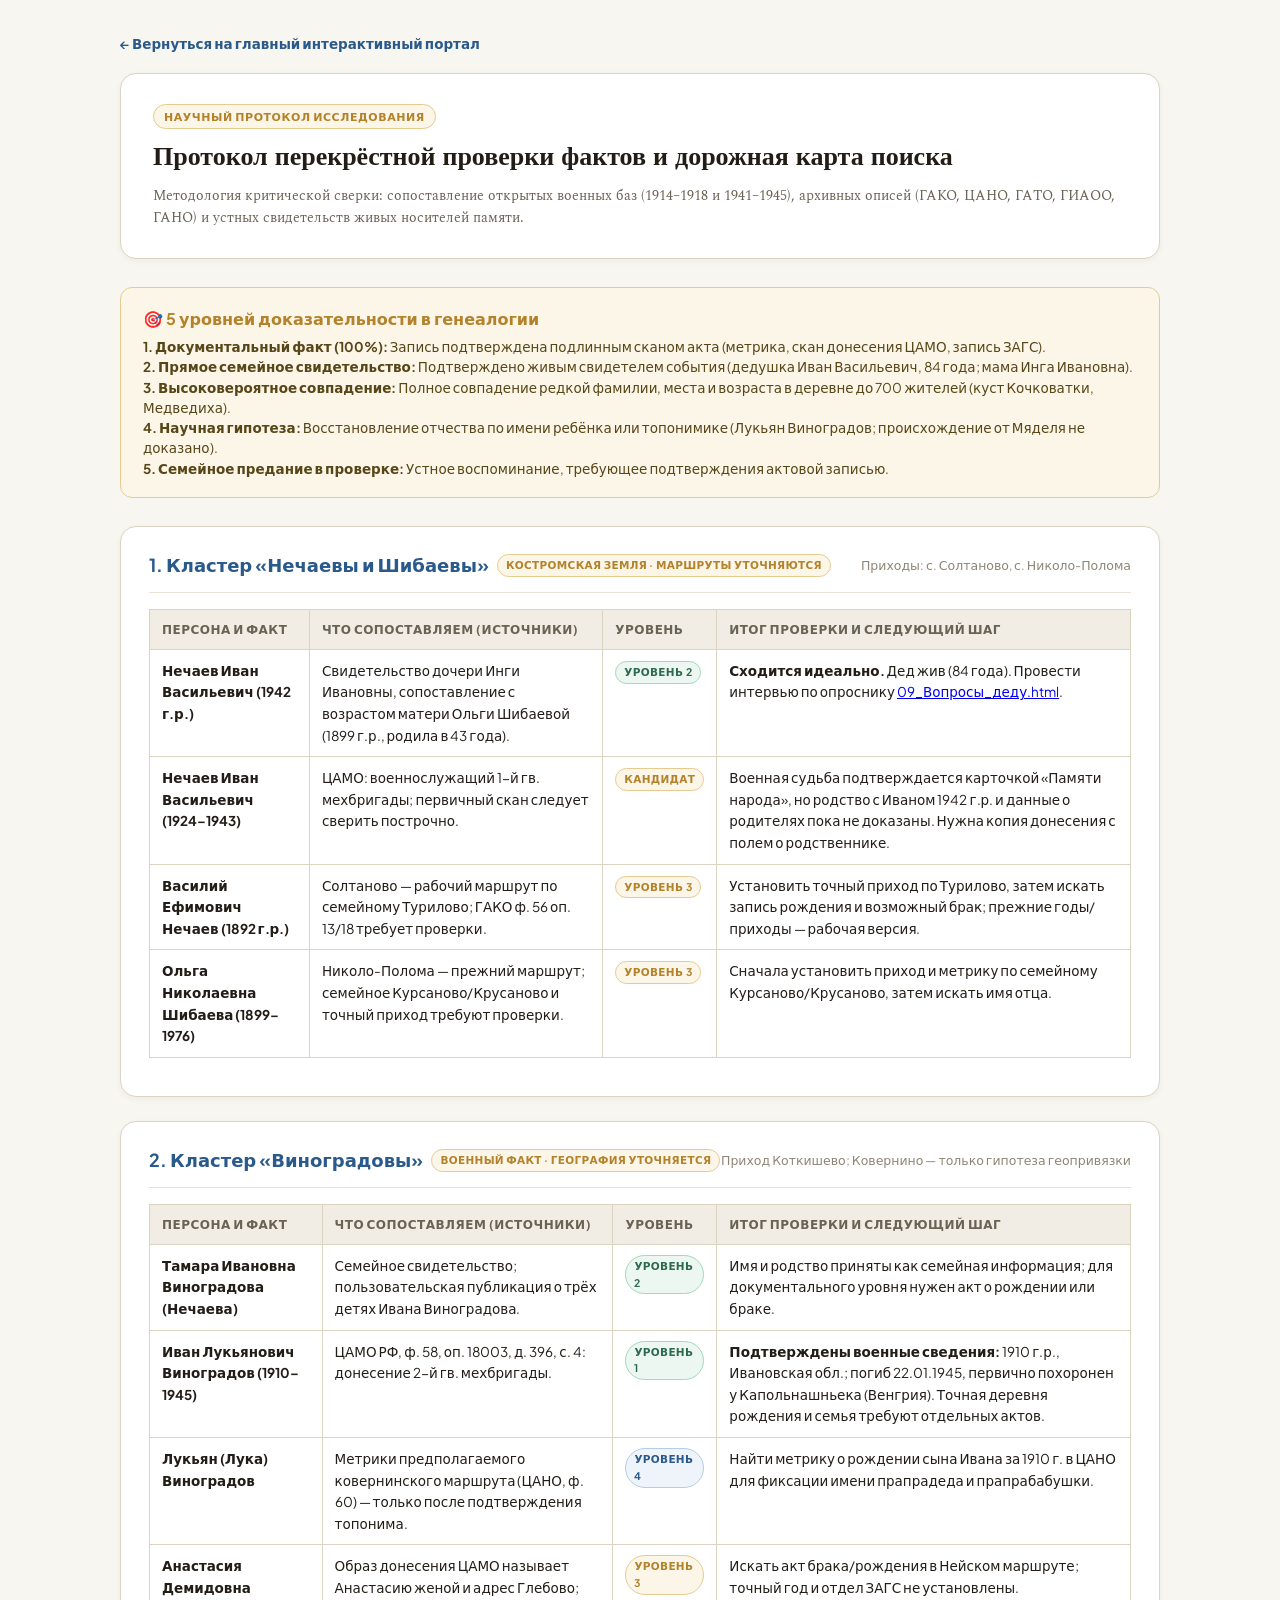
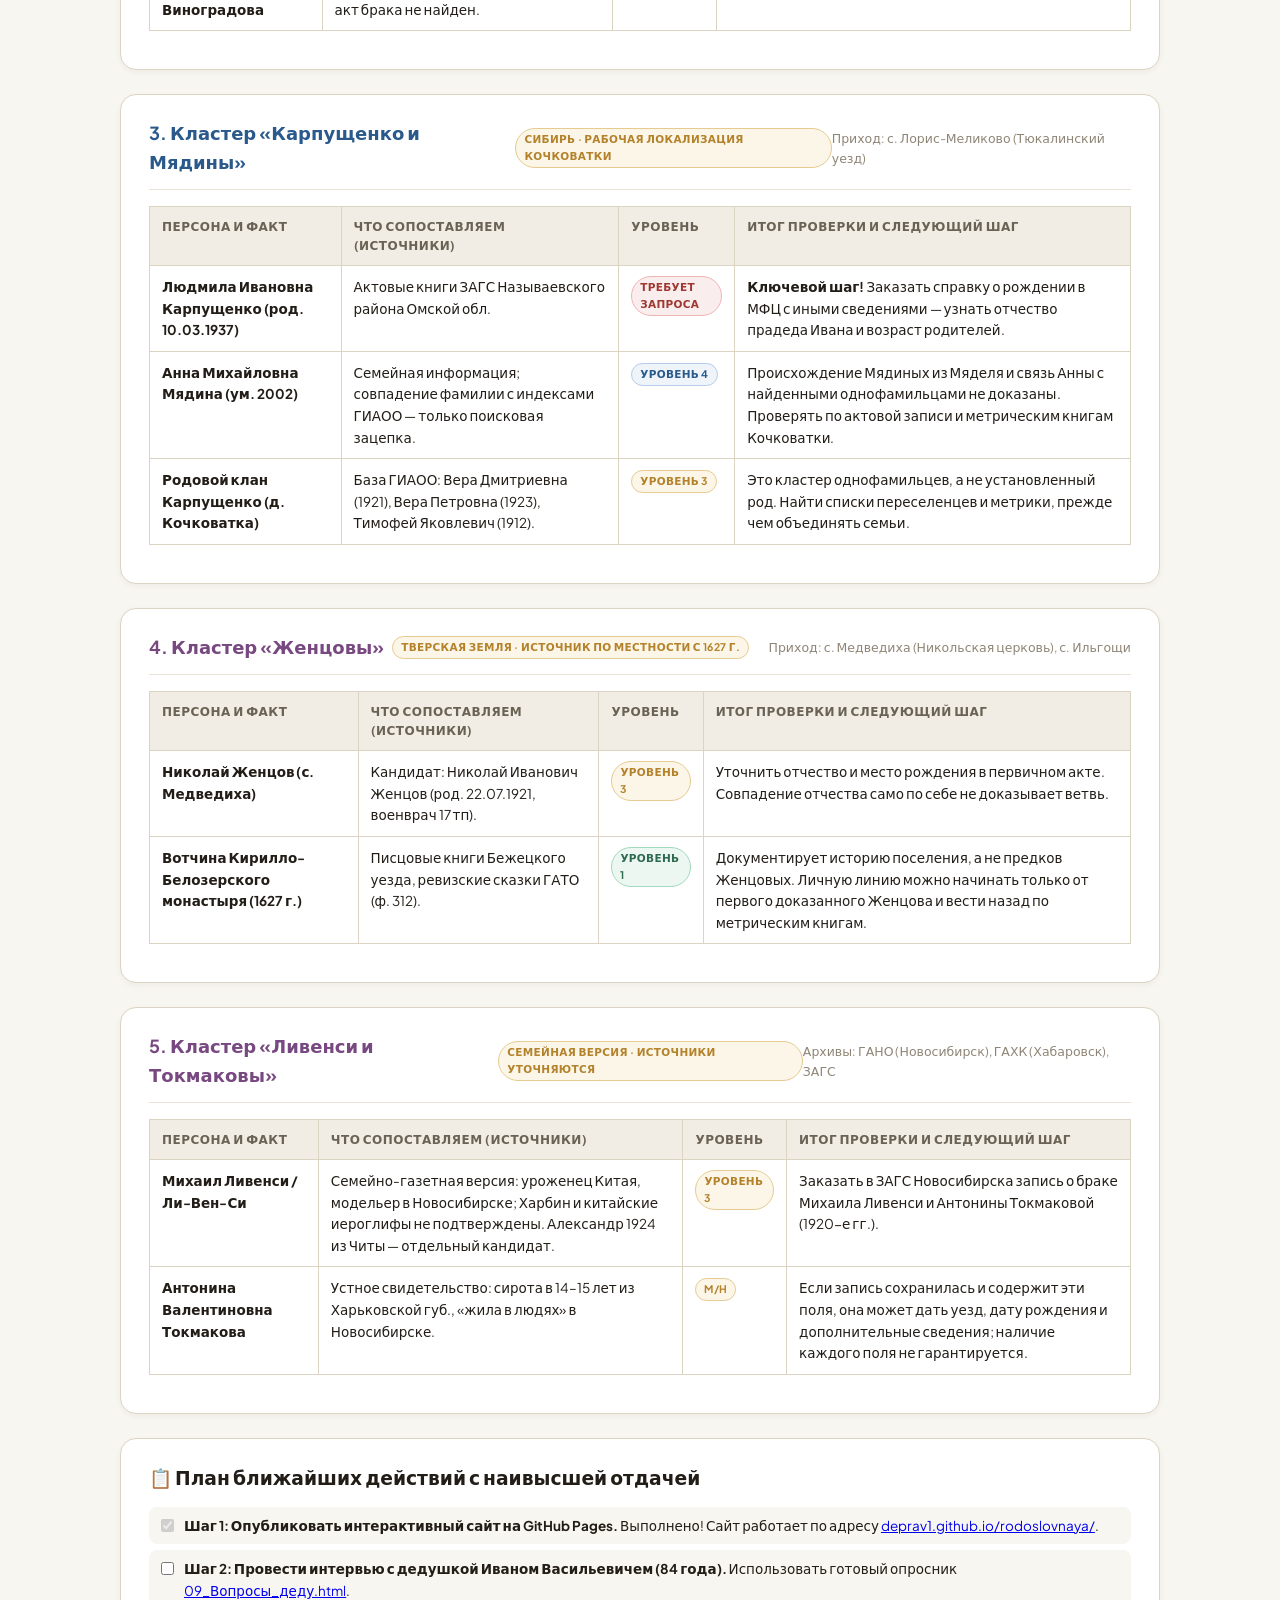
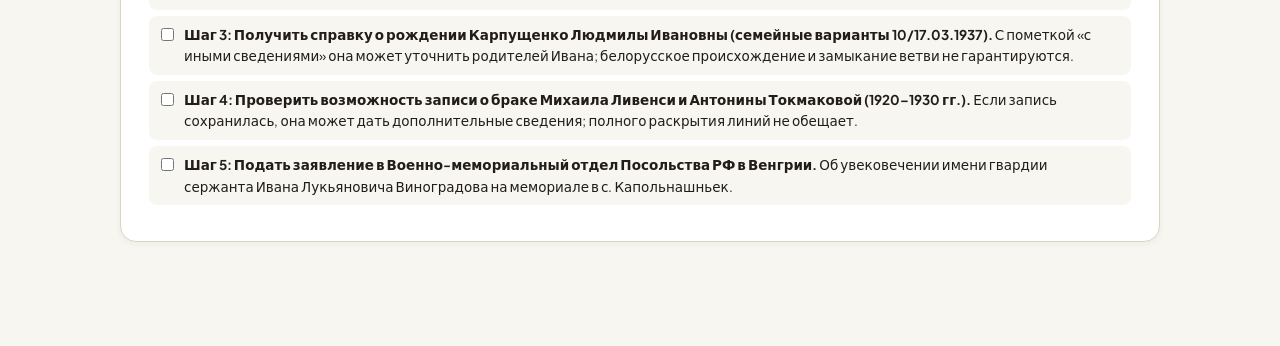
<file: 10_План_и_протокол_исследования.html>
<!DOCTYPE html>
<html lang="ru">
<head>
<meta charset="UTF-8">
<meta name="viewport" content="width=device-width, initial-scale=1">
<title>10 · Протокол и план перекрёстной проверки фактов</title>
<link rel="preconnect" href="https://fonts.googleapis.com">
<link rel="preconnect" href="https://fonts.gstatic.com" crossorigin>
<link href="https://fonts.googleapis.com/css2?family=Cinzel:wght@600;700&family=Plus+Jakarta+Sans:wght@400;500;600;700&family=Spectral:ital,wght@0,400;0,600;1,400&display=swap" rel="stylesheet">
<style>
  :root {
    --bg: #f8f6f0;
    --surface: #ffffff;
    --surface-alt: #f1ede4;
    --ink: #221d17;
    --ink-muted: #6a6254;
    --ink-soft: #8f8576;
    --border: #dcd4c3;
    --border-light: #eae3d5;
    
    --gold: #b3822a;
    --gold-bg: #fcf6e8;
    --gold-border: #e6cb91;

    --war: #9e3831;
    --war-bg: #faeded;
    --green: #2d6a4f;
    --green-bg: #edf7f2;
    --blue: #2a598c;
    --blue-bg: #eef4fa;
    --purple: #784880;
    --purple-bg: #f7f0f9;

    --shadow-sm: 0 2px 6px rgba(40,30,20,0.05);
    --shadow-md: 0 6px 18px rgba(40,30,20,0.08);
  }

  * { box-sizing: border-box; margin: 0; padding: 0; }
  body {
    background: var(--bg);
    color: var(--ink);
    font-family: 'Plus Jakarta Sans', system-ui, sans-serif;
    line-height: 1.6;
    padding: 30px 20px 80px;
  }
  .wrap { max-width: 1040px; margin: 0 auto; }

  header {
    background: #fff;
    border: 1px solid var(--border);
    border-radius: 16px;
    padding: 28px 32px;
    margin-bottom: 28px;
    box-shadow: var(--shadow-sm);
  }
  .badge-top {
    display: inline-block;
    font-size: 11px;
    font-weight: 700;
    text-transform: uppercase;
    letter-spacing: 0.05em;
    background: var(--gold-bg);
    color: var(--gold);
    border: 1px solid var(--gold-border);
    padding: 3px 10px;
    border-radius: 99px;
    margin-bottom: 8px;
  }
  h1 { font-family: 'Cinzel', serif; font-size: 26px; font-weight: 700; margin-bottom: 6px; }
  .sub { font-size: 14px; color: var(--ink-muted); font-family: 'Spectral', serif; }

  .nav-back {
    display: inline-flex;
    align-items: center;
    gap: 6px;
    color: var(--blue);
    text-decoration: none;
    font-weight: 600;
    font-size: 13.5px;
    margin-bottom: 18px;
  }
  .nav-back:hover { text-decoration: underline; }

  /* Section Styling */
  .cluster-card {
    background: #fff;
    border: 1px solid var(--border);
    border-radius: 16px;
    padding: 24px 28px;
    margin-bottom: 24px;
    box-shadow: var(--shadow-sm);
  }
  .cluster-header {
    display: flex;
    align-items: center;
    justify-content: space-between;
    padding-bottom: 12px;
    margin-bottom: 16px;
    border-bottom: 1.5px solid var(--border-light);
  }
  .cluster-title {
    font-size: 18px;
    font-weight: 700;
    display: flex;
    align-items: center;
    gap: 8px;
  }
  .cluster-title.blue { color: var(--blue); }
  .cluster-title.purple { color: var(--purple); }

  /* Table styling */
  table {
    width: 100%;
    border-collapse: collapse;
    font-size: 13.5px;
    margin: 14px 0;
    background: #fff;
  }
  th, td {
    padding: 10px 12px;
    border: 1px solid var(--border);
    text-align: left;
    vertical-align: top;
  }
  th {
    background: var(--surface-alt);
    font-size: 12px;
    text-transform: uppercase;
    letter-spacing: 0.04em;
    color: var(--ink-muted);
  }

  .status-badge {
    display: inline-block;
    font-size: 10.5px;
    font-weight: 700;
    padding: 2px 8px;
    border-radius: 99px;
    text-transform: uppercase;
    letter-spacing: 0.03em;
  }
  .st-verified { background: var(--green-bg); color: var(--green); border: 1px solid #a3d9bc; }
  .st-prob { background: var(--gold-bg); color: var(--gold); border: 1px solid var(--gold-border); }
  .st-hyp { background: var(--blue-bg); color: var(--blue); border: 1px solid #b3cde8; }
  .st-action { background: var(--war-bg); color: var(--war); border: 1px solid #f0b5b1; }

  .checklist {
    list-style: none;
    margin: 12px 0;
  }
  .checklist li {
    padding: 8px 12px;
    border-radius: 8px;
    background: var(--bg);
    margin-bottom: 6px;
    display: flex;
    align-items: flex-start;
    gap: 10px;
    font-size: 13.5px;
  }
  .checklist input[type="checkbox"] {
    margin-top: 4px;
  }

  .method-box {
    background: var(--gold-bg);
    border: 1px solid var(--gold-border);
    border-radius: 12px;
    padding: 18px 22px;
    margin-bottom: 28px;
  }
  .method-box h3 { font-size: 16px; color: var(--gold); margin-bottom: 6px; }
  .method-box p { font-size: 13.5px; color: #574618; line-height: 1.5; }
</style>
</head>
<body>
<div class="wrap">

<a href="index.html" class="nav-back">← Вернуться на главный интерактивный портал</a>

<header>
  <div class="badge-top">Научный протокол исследования</div>
  <h1>Протокол перекрёстной проверки фактов и дорожная карта поиска</h1>
  <div class="sub">
    Методология критической сверки: сопоставление открытых военных баз (1914–1918 и 1941–1945), архивных описей (ГАКО, ЦАНО, ГАТО, ГИАОО, ГАНО) и устных свидетельств живых носителей памяти.
  </div>
</header>

<div class="method-box">
  <h3>🎯 5 уровней доказательности в генеалогии</h3>
  <p>
    <b>1. Документальный факт (100%):</b> Запись подтверждена подлинным сканом акта (метрика, скан донесения ЦАМО, запись ЗАГС).<br>
    <b>2. Прямое семейное свидетельство:</b> Подтверждено живым свидетелем события (дедушка Иван Васильевич, 84 года; мама Инга Ивановна).<br>
    <b>3. Высоковероятное совпадение:</b> Полное совпадение редкой фамилии, места и возраста в деревне до 700 жителей (куст Кочковатки, Медведиха).<br>
    <b>4. Научная гипотеза:</b> Восстановление отчества по имени ребёнка или топонимике (Лукьян Виноградов; происхождение от Мяделя не доказано).<br>
    <b>5. Семейное предание в проверке:</b> Устное воспоминание, требующее подтверждения актовой записью.
  </p>
</div>

<!-- КЛАСТЕР 1 -->
<div class="cluster-card">
  <div class="cluster-header">
    <div class="cluster-title blue">
      <span>1. Кластер «Нечаевы и Шибаевы»</span>
      <span class="status-badge st-prob">Костромская земля · маршруты уточняются</span>
    </div>
    <span style="font-size:12.5px; color:var(--ink-soft);">Приходы: с. Солтаново, с. Николо-Полома</span>
  </div>

  <table>
    <thead>
      <tr>
        <th>Персона и факт</th>
        <th>Что сопоставляем (источники)</th>
        <th>Уровень</th>
        <th>Итог проверки и следующий шаг</th>
      </tr>
    </thead>
    <tbody>
      <tr>
        <td><b>Нечаев Иван Васильевич (1942 г.р.)</b></td>
        <td>Свидетельство дочери Инги Ивановны, сопоставление с возрастом матери Ольги Шибаевой (1899 г.р., родила в 43 года).</td>
        <td><span class="status-badge st-verified">Уровень 2</span></td>
        <td><b>Сходится идеально.</b> Дед жив (84 года). Провести интервью по опроснику <a href="09_Вопросы_деду.html">09_Вопросы_деду.html</a>.</td>
      </tr>
      <tr>
        <td><b>Нечаев Иван Васильевич (1924–1943)</b></td>
        <td>ЦАМО: военнослужащий 1-й гв. мехбригады; первичный скан следует сверить построчно.</td>
        <td><span class="status-badge st-prob">Кандидат</span></td>
        <td>Военная судьба подтверждается карточкой «Памяти народа», но родство с Иваном 1942 г.р. и данные о родителях пока не доказаны. Нужна копия донесения с полем о родственнике.</td>
      </tr>
      <tr>
        <td><b>Василий Ефимович Нечаев (1892 г.р.)</b></td>
        <td>Солтаново — рабочий маршрут по семейному Турилово; ГАКО ф. 56 оп. 13/18 требует проверки.</td>
        <td><span class="status-badge st-prob">Уровень 3</span></td>
        <td>Установить точный приход по Турилово, затем искать запись рождения и возможный брак; прежние годы/приходы — рабочая версия.</td>
      </tr>
      <tr>
        <td><b>Ольга Николаевна Шибаева (1899–1976)</b></td>
        <td>Николо-Полома — прежний маршрут; семейное Курсаново/Крусаново и точный приход требуют проверки.</td>
        <td><span class="status-badge st-prob">Уровень 3</span></td>
        <td>Сначала установить приход и метрику по семейному Курсаново/Крусаново, затем искать имя отца.</td>
      </tr>
    </tbody>
  </table>
</div>

<!-- КЛАСТЕР 2 -->
<div class="cluster-card">
  <div class="cluster-header">
    <div class="cluster-title blue">
      <span>2. Кластер «Виноградовы»</span>
      <span class="status-badge st-prob">Военный факт · география уточняется</span>
    </div>
    <span style="font-size:12.5px; color:var(--ink-soft);">Приход Коткишево; Ковернино — только гипотеза геопривязки</span>
  </div>

  <table>
    <thead>
      <tr>
        <th>Персона и факт</th>
        <th>Что сопоставляем (источники)</th>
        <th>Уровень</th>
        <th>Итог проверки и следующий шаг</th>
      </tr>
    </thead>
    <tbody>
      <tr>
        <td><b>Тамара Ивановна Виноградова (Нечаева)</b></td>
        <td>Семейное свидетельство; пользовательская публикация о трёх детях Ивана Виноградова.</td>
        <td><span class="status-badge st-verified">Уровень 2</span></td>
        <td>Имя и родство приняты как семейная информация; для документального уровня нужен акт о рождении или браке.</td>
      </tr>
      <tr>
        <td><b>Иван Лукьянович Виноградов (1910–1945)</b></td>
        <td>ЦАМО РФ, ф. 58, оп. 18003, д. 396, с. 4: донесение 2-й гв. мехбригады.</td>
        <td><span class="status-badge st-verified">Уровень 1</span></td>
        <td><b>Подтверждены военные сведения:</b> 1910 г.р., Ивановская обл.; погиб 22.01.1945, первично похоронен у Капольнашньека (Венгрия). Точная деревня рождения и семья требуют отдельных актов.</td>
      </tr>
      <tr>
        <td><b>Лукьян (Лука) Виноградов</b></td>
        <td>Метрики предполагаемого ковернинского маршрута (ЦАНО, ф. 60) — только после подтверждения топонима.</td>
        <td><span class="status-badge st-hyp">Уровень 4</span></td>
        <td>Найти метрику о рождении сына Ивана за 1910 г. в ЦАНО для фиксации имени прапрадеда и прапрабабушки.</td>
      </tr>
      <tr>
        <td><b>Анастасия Демидовна Виноградова</b></td>
        <td>Образ донесения ЦАМО называет Анастасию женой и адрес Глебово; акт брака не найден.</td>
        <td><span class="status-badge st-prob">Уровень 3</span></td>
        <td>Искать акт брака/рождения в Нейском маршруте; точный год и отдел ЗАГС не установлены.</td>
      </tr>
    </tbody>
  </table>
</div>

<!-- КЛАСТЕР 3 -->
<div class="cluster-card">
  <div class="cluster-header">
    <div class="cluster-title blue">
      <span>3. Кластер «Карпущенко и Мядины»</span>
      <span class="status-badge st-prob">Сибирь · рабочая локализация Кочковатки</span>
    </div>
    <span style="font-size:12.5px; color:var(--ink-soft);">Приход: с. Лорис-Меликово (Тюкалинский уезд)</span>
  </div>

  <table>
    <thead>
      <tr>
        <th>Персона и факт</th>
        <th>Что сопоставляем (источники)</th>
        <th>Уровень</th>
        <th>Итог проверки и следующий шаг</th>
      </tr>
    </thead>
    <tbody>
      <tr>
        <td><b>Людмила Ивановна Карпущенко (род. 10.03.1937)</b></td>
        <td>Актовые книги ЗАГС Называевского района Омской обл.</td>
        <td><span class="status-badge st-action">Требует запроса</span></td>
        <td><b>Ключевой шаг!</b> Заказать справку о рождении в МФЦ с иными сведениями — узнать отчество прадеда Ивана и возраст родителей.</td>
      </tr>
      <tr>
        <td><b>Анна Михайловна Мядина (ум. 2002)</b></td>
        <td>Семейная информация; совпадение фамилии с индексами ГИАОО — только поисковая зацепка.</td>
        <td><span class="status-badge st-hyp">Уровень 4</span></td>
        <td>Происхождение Мядиных из Мяделя и связь Анны с найденными однофамильцами не доказаны. Проверять по актовой записи и метрическим книгам Кочковатки.</td>
      </tr>
      <tr>
        <td><b>Родовой клан Карпущенко (д. Кочковатка)</b></td>
        <td>База ГИАОО: Вера Дмитриевна (1921), Вера Петровна (1923), Тимофей Яковлевич (1912).</td>
        <td><span class="status-badge st-prob">Уровень 3</span></td>
        <td>Это кластер однофамильцев, а не установленный род. Найти списки переселенцев и метрики, прежде чем объединять семьи.</td>
      </tr>
    </tbody>
  </table>
</div>

<!-- КЛАСТЕР 4 -->
<div class="cluster-card">
  <div class="cluster-header">
    <div class="cluster-title purple">
      <span>4. Кластер «Женцовы»</span>
      <span class="status-badge st-prob">Тверская земля · источник по местности с 1627 г.</span>
    </div>
    <span style="font-size:12.5px; color:var(--ink-soft);">Приход: с. Медведиха (Никольская церковь), с. Ильгощи</span>
  </div>

  <table>
    <thead>
      <tr>
        <th>Персона и факт</th>
        <th>Что сопоставляем (источники)</th>
        <th>Уровень</th>
        <th>Итог проверки и следующий шаг</th>
      </tr>
    </thead>
    <tbody>
      <tr>
        <td><b>Николай Женцов (с. Медведиха)</b></td>
        <td>Кандидат: Николай Иванович Женцов (род. 22.07.1921, военврач 17 тп).</td>
        <td><span class="status-badge st-prob">Уровень 3</span></td>
        <td>Уточнить отчество и место рождения в первичном акте. Совпадение отчества само по себе не доказывает ветвь.</td>
      </tr>
      <tr>
        <td><b>Вотчина Кирилло-Белозерского монастыря (1627 г.)</b></td>
        <td>Писцовые книги Бежецкого уезда, ревизские сказки ГАТО (ф. 312).</td>
        <td><span class="status-badge st-verified">Уровень 1</span></td>
        <td>Документирует историю поселения, а не предков Женцовых. Личную линию можно начинать только от первого доказанного Женцова и вести назад по метрическим книгам.</td>
      </tr>
    </tbody>
  </table>
</div>

<!-- КЛАСТЕР 5 -->
<div class="cluster-card">
  <div class="cluster-header">
    <div class="cluster-title purple">
      <span>5. Кластер «Ливенси и Токмаковы»</span>
      <span class="status-badge st-prob">Семейная версия · источники уточняются</span>
    </div>
    <span style="font-size:12.5px; color:var(--ink-soft);">Архивы: ГАНО (Новосибирск), ГАХК (Хабаровск), ЗАГС</span>
  </div>

  <table>
    <thead>
      <tr>
        <th>Персона и факт</th>
        <th>Что сопоставляем (источники)</th>
        <th>Уровень</th>
        <th>Итог проверки и следующий шаг</th>
      </tr>
    </thead>
    <tbody>
      <tr>
        <td><b>Михаил Ливенси / Ли-Вен-Си</b></td>
        <td>Семейно-газетная версия: уроженец Китая, модельер в Новосибирске; Харбин и китайские иероглифы не подтверждены. Александр 1924 из Читы — отдельный кандидат.</td>
        <td><span class="status-badge st-prob">Уровень 3</span></td>
        <td>Заказать в ЗАГС Новосибирска запись о браке Михаила Ливенси и Антонины Токмаковой (1920-е гг.).</td>
      </tr>
      <tr>
        <td><b>Антонина Валентиновна Токмакова</b></td>
        <td>Устное свидетельство: сирота в 14–15 лет из Харьковской губ., «жила в людях» в Новосибирске.</td>
        <td><span class="status-badge st-prob">M/H</span></td>
        <td>Если запись сохранилась и содержит эти поля, она может дать уезд, дату рождения и дополнительные сведения; наличие каждого поля не гарантируется.</td>
      </tr>
    </tbody>
  </table>
</div>

<div class="cluster-card">
  <h3 style="margin-bottom:14px;">📋 План ближайших действий с наивысшей отдачей</h3>
  <ul class="checklist">
    <li>
      <input type="checkbox" checked disabled>
      <div><b>Шаг 1: Опубликовать интерактивный сайт на GitHub Pages.</b> Выполнено! Сайт работает по адресу <a href="https://deprav1.github.io/rodoslovnaya/" target="_blank">deprav1.github.io/rodoslovnaya/</a>.</div>
    </li>
    <li>
      <input type="checkbox">
      <div><b>Шаг 2: Провести интервью с дедушкой Иваном Васильевичем (84 года).</b> Использовать готовый опросник <a href="09_Вопросы_деду.html">09_Вопросы_деду.html</a>.</div>
    </li>
    <li>
      <input type="checkbox">
      <div><b>Шаг 3: Получить справку о рождении Карпущенко Людмилы Ивановны (семейные варианты 10/17.03.1937).</b> С пометкой «с иными сведениями» она может уточнить родителей Ивана; белорусское происхождение и замыкание ветви не гарантируются.</div>
    </li>
    <li>
      <input type="checkbox">
      <div><b>Шаг 4: Проверить возможность записи о браке Михаила Ливенси и Антонины Токмаковой (1920–1930 гг.).</b> Если запись сохранилась, она может дать дополнительные сведения; полного раскрытия линий не обещает.</div>
    </li>
    <li>
      <input type="checkbox">
      <div><b>Шаг 5: Подать заявление в Военно-мемориальный отдел Посольства РФ в Венгрии.</b> Об увековечении имени гвардии сержанта Ивана Лукьяновича Виноградова на мемориале в с. Капольнашньек.</div>
    </li>
  </ul>
</div>

</div>
</body>
</html>
</file>
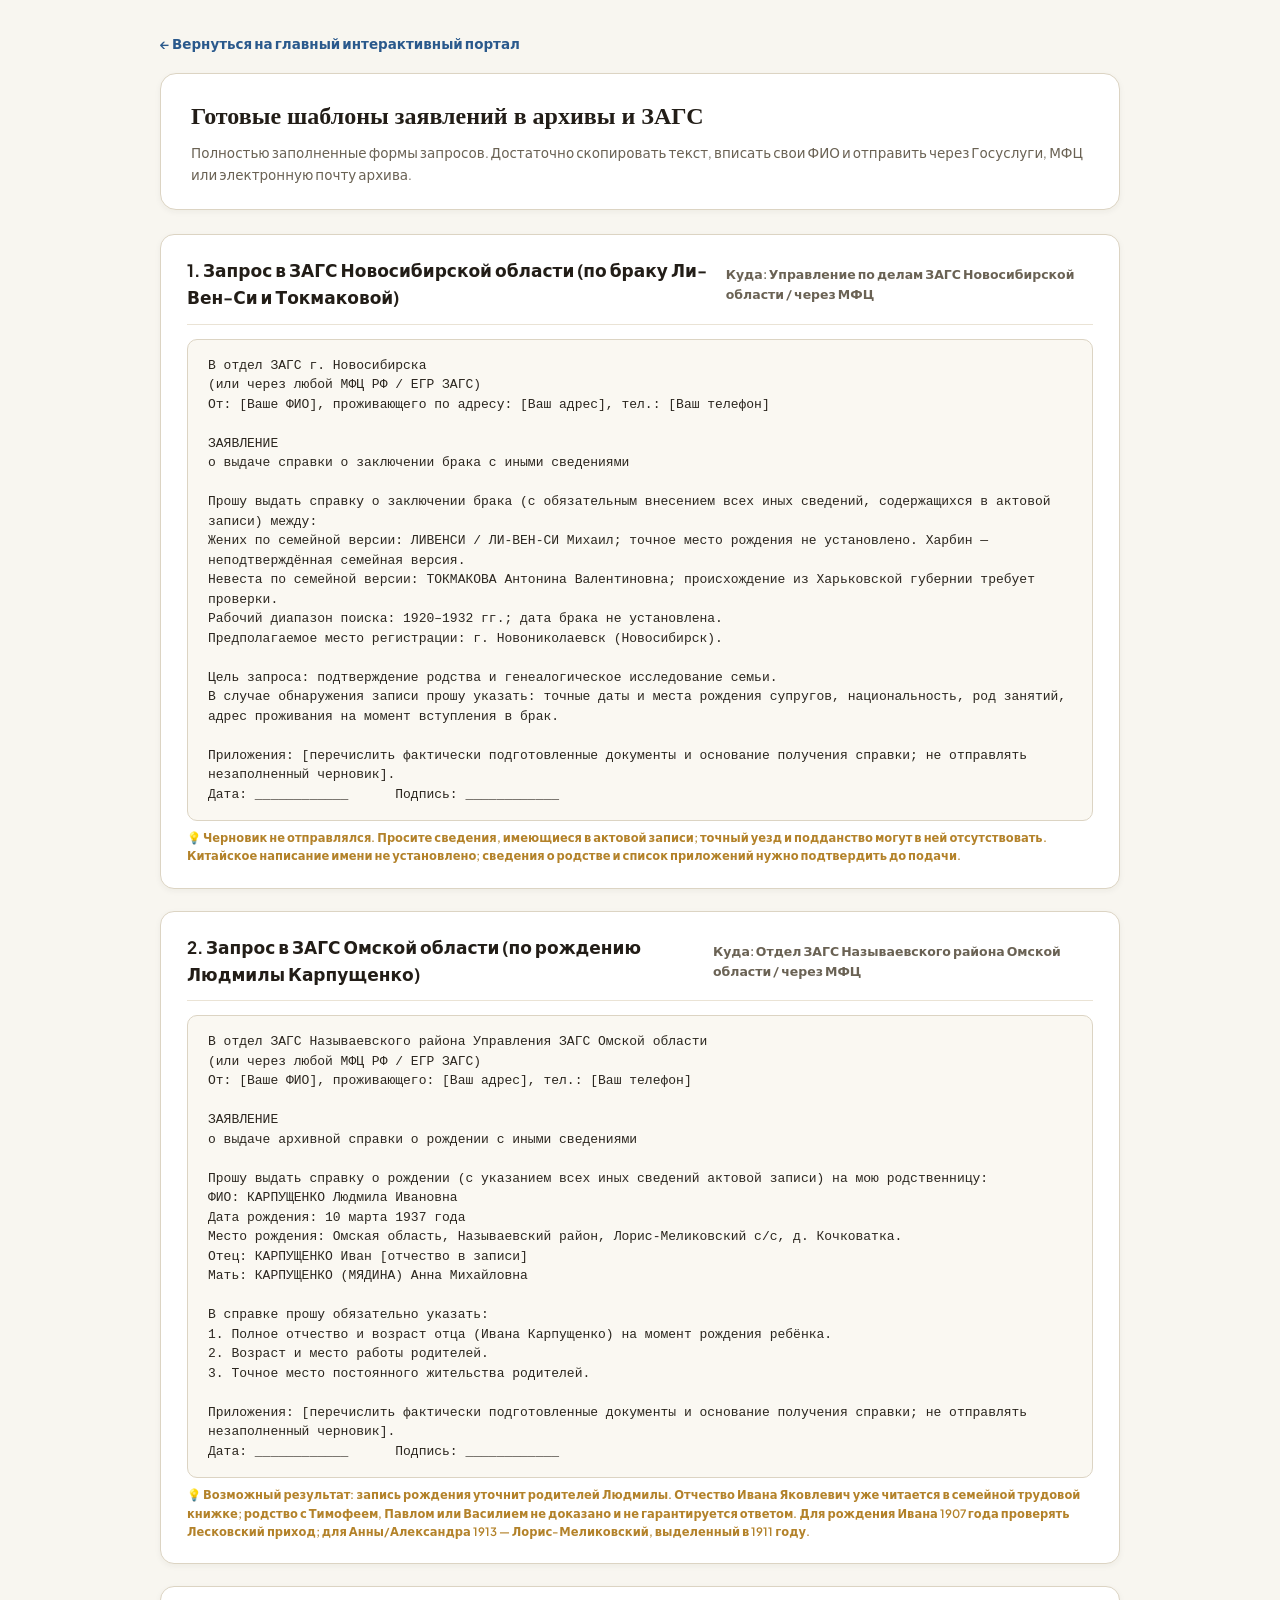
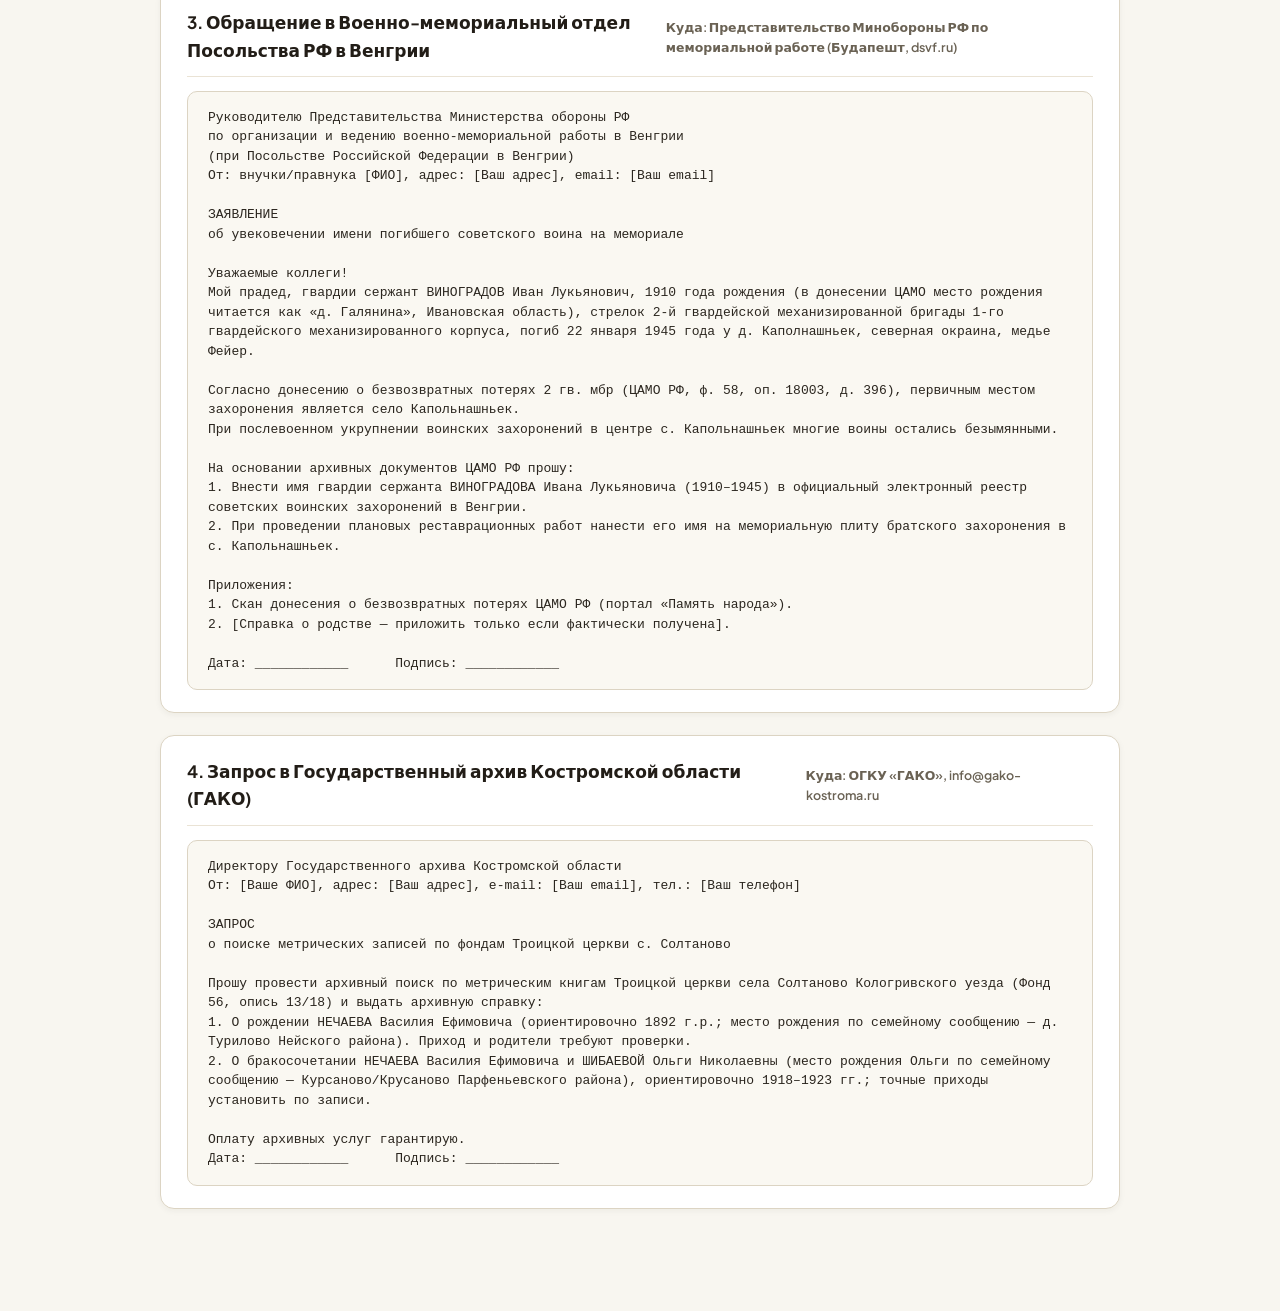
<file: 11_Шаблоны_запросов_в_архивы.html>
<!DOCTYPE html>
<html lang="ru">
<head>
<meta charset="UTF-8">
<meta name="viewport" content="width=device-width, initial-scale=1">
<title>11 · Готовые шаблоны архивных заявлений</title>
<link rel="preconnect" href="https://fonts.googleapis.com">
<link rel="preconnect" href="https://fonts.gstatic.com" crossorigin>
<link href="https://fonts.googleapis.com/css2?family=Cinzel:wght@600;700&family=Plus+Jakarta+Sans:wght@400;500;600;700&family=Spectral:ital,wght@0,400;0,600;1,400&display=swap" rel="stylesheet">
<style>
  :root {
    --bg: #f8f6f0;
    --surface: #ffffff;
    --surface-alt: #f1ede4;
    --ink: #221d17;
    --ink-muted: #6a6254;
    --border: #dcd4c3;
    --border-light: #eae3d5;
    --gold: #b3822a;
    --gold-bg: #fcf6e8;
    --blue: #2a598c;
    --purple: #784880;
    --shadow-sm: 0 2px 6px rgba(40,30,20,0.05);
  }

  * { box-sizing: border-box; margin: 0; padding: 0; }
  body {
    background: var(--bg);
    color: var(--ink);
    font-family: 'Plus Jakarta Sans', system-ui, sans-serif;
    line-height: 1.6;
    padding: 30px 20px 80px;
  }
  .wrap { max-width: 960px; margin: 0 auto; }

  header {
    background: #fff;
    border: 1px solid var(--border);
    border-radius: 16px;
    padding: 24px 30px;
    margin-bottom: 24px;
    box-shadow: var(--shadow-sm);
  }
  h1 { font-family: 'Cinzel', serif; font-size: 24px; font-weight: 700; margin-bottom: 6px; }
  .sub { font-size: 13.5px; color: var(--ink-muted); }

  .nav-back {
    display: inline-flex;
    align-items: center;
    gap: 6px;
    color: var(--blue);
    text-decoration: none;
    font-weight: 600;
    font-size: 13.5px;
    margin-bottom: 18px;
  }
  .nav-back:hover { text-decoration: underline; }

  .app-card {
    background: #fff;
    border: 1px solid var(--border);
    border-radius: 14px;
    padding: 22px 26px;
    margin-bottom: 22px;
    box-shadow: var(--shadow-sm);
  }
  .app-header {
    display: flex;
    align-items: center;
    justify-content: space-between;
    padding-bottom: 12px;
    margin-bottom: 14px;
    border-bottom: 1px solid var(--border-light);
  }
  .app-title { font-size: 17px; font-weight: 700; color: var(--ink); }
  .app-dest { font-size: 12.5px; color: var(--ink-muted); font-weight: 600; }

  .text-box {
    background: #faf8f2;
    border: 1px solid var(--border);
    border-radius: 10px;
    padding: 16px 20px;
    font-family: Consolas, 'Courier New', monospace;
    font-size: 13px;
    line-height: 1.5;
    color: #2b261f;
    white-space: pre-wrap;
    position: relative;
    user-select: all;
  }
  .copy-hint {
    font-size: 11.5px;
    color: var(--gold);
    margin-top: 8px;
    font-weight: 600;
  }
</style>
</head>
<body>
<div class="wrap">

<a href="index.html" class="nav-back">← Вернуться на главный интерактивный портал</a>

<header>
  <h1>Готовые шаблоны заявлений в архивы и ЗАГС</h1>
  <div class="sub">Полностью заполненные формы запросов. Достаточно скопировать текст, вписать свои ФИО и отправить через Госуслуги, МФЦ или электронную почту архива.</div>
</header>

<!-- ЗАПРОС 1: ЗАГС НОВОСИБИРСК -->
<div class="app-card">
  <div class="app-header">
    <div class="app-title">1. Запрос в ЗАГС Новосибирской области (по браку Ли-Вен-Си и Токмаковой)</div>
    <div class="app-dest">Куда: Управление по делам ЗАГС Новосибирской области / через МФЦ</div>
  </div>
  <div class="text-box">В отдел ЗАГС г. Новосибирска
(или через любой МФЦ РФ / ЕГР ЗАГС)
От: [Ваше ФИО], проживающего по адресу: [Ваш адрес], тел.: [Ваш телефон]

ЗАЯВЛЕНИЕ
о выдаче справки о заключении брака с иными сведениями

Прошу выдать справку о заключении брака (с обязательным внесением всех иных сведений, содержащихся в актовой записи) между:
Жених по семейной версии: ЛИВЕНСИ / ЛИ-ВЕН-СИ Михаил; точное место рождения не установлено. Харбин — неподтверждённая семейная версия.
Невеста по семейной версии: ТОКМАКОВА Антонина Валентиновна; происхождение из Харьковской губернии требует проверки.
Рабочий диапазон поиска: 1920–1932 гг.; дата брака не установлена.
Предполагаемое место регистрации: г. Новониколаевск (Новосибирск).

Цель запроса: подтверждение родства и генеалогическое исследование семьи.
В случае обнаружения записи прошу указать: точные даты и места рождения супругов, национальность, род занятий, адрес проживания на момент вступления в брак.

Приложения: [перечислить фактически подготовленные документы и основание получения справки; не отправлять незаполненный черновик].
Дата: ____________      Подпись: ____________</div>
  <div class="copy-hint">💡 Черновик не отправлялся. Просите сведения, имеющиеся в актовой записи; точный уезд и подданство могут в ней отсутствовать. Китайское написание имени не установлено; сведения о родстве и список приложений нужно подтвердить до подачи.</div>
</div>

<!-- ЗАПРОС 2: ЗАГС ОМСК (КАРПУЩЕНКО) -->
<div class="app-card">
  <div class="app-header">
    <div class="app-title">2. Запрос в ЗАГС Омской области (по рождению Людмилы Карпущенко)</div>
    <div class="app-dest">Куда: Отдел ЗАГС Называевского района Омской области / через МФЦ</div>
  </div>
  <div class="text-box">В отдел ЗАГС Называевского района Управления ЗАГС Омской области
(или через любой МФЦ РФ / ЕГР ЗАГС)
От: [Ваше ФИО], проживающего: [Ваш адрес], тел.: [Ваш телефон]

ЗАЯВЛЕНИЕ
о выдаче архивной справки о рождении с иными сведениями

Прошу выдать справку о рождении (с указанием всех иных сведений актовой записи) на мою родственницу:
ФИО: КАРПУЩЕНКО Людмила Ивановна
Дата рождения: 10 марта 1937 года
Место рождения: Омская область, Называевский район, Лорис-Меликовский с/с, д. Кочковатка.
Отец: КАРПУЩЕНКО Иван [отчество в записи]
Мать: КАРПУЩЕНКО (МЯДИНА) Анна Михайловна

В справке прошу обязательно указать:
1. Полное отчество и возраст отца (Ивана Карпущенко) на момент рождения ребёнка.
2. Возраст и место работы родителей.
3. Точное место постоянного жительства родителей.

Приложения: [перечислить фактически подготовленные документы и основание получения справки; не отправлять незаполненный черновик].
Дата: ____________      Подпись: ____________</div>
  <div class="copy-hint">💡 Возможный результат: запись рождения уточнит родителей Людмилы. Отчество Ивана Яковлевич уже читается в семейной трудовой книжке; родство с Тимофеем, Павлом или Василием не доказано и не гарантируется ответом. Для рождения Ивана 1907 года проверять Лесковский приход; для Анны/Александра 1913 — Лорис-Меликовский, выделенный в 1911 году.</div>
</div>

<!-- ЗАПРОС 3: ПОСОЛЬСТВО В ВЕНГРИИ -->
<div class="app-card">
  <div class="app-header">
    <div class="app-title">3. Обращение в Военно-мемориальный отдел Посольства РФ в Венгрии</div>
    <div class="app-dest">Куда: Представительство Минобороны РФ по мемориальной работе (Будапешт, dsvf.ru)</div>
  </div>
  <div class="text-box">Руководителю Представительства Министерства обороны РФ
по организации и ведению военно-мемориальной работы в Венгрии
(при Посольстве Российской Федерации в Венгрии)
От: внучки/правнука [ФИО], адрес: [Ваш адрес], email: [Ваш email]

ЗАЯВЛЕНИЕ
об увековечении имени погибшего советского воина на мемориале

Уважаемые коллеги!
Мой прадед, гвардии сержант ВИНОГРАДОВ Иван Лукьянович, 1910 года рождения (в донесении ЦАМО место рождения читается как «д. Галянина», Ивановская область), стрелок 2-й гвардейской механизированной бригады 1-го гвардейского механизированного корпуса, погиб 22 января 1945 года у д. Каполнашньек, северная окраина, медье Фейер.

Согласно донесению о безвозвратных потерях 2 гв. мбр (ЦАМО РФ, ф. 58, оп. 18003, д. 396), первичным местом захоронения является село Капольнашньек.
При послевоенном укрупнении воинских захоронений в центре с. Капольнашньек многие воины остались безымянными.

На основании архивных документов ЦАМО РФ прошу:
1. Внести имя гвардии сержанта ВИНОГРАДОВА Ивана Лукьяновича (1910–1945) в официальный электронный реестр советских воинских захоронений в Венгрии.
2. При проведении плановых реставрационных работ нанести его имя на мемориальную плиту братского захоронения в с. Капольнашньек.

Приложения:
1. Скан донесения о безвозвратных потерях ЦАМО РФ (портал «Память народа»).
2. [Справка о родстве — приложить только если фактически получена].

Дата: ____________      Подпись: ____________</div>
</div>

<!-- ЗАПРОС 4: ГАКО (КОСТРОМА) -->
<div class="app-card">
  <div class="app-header">
    <div class="app-title">4. Запрос в Государственный архив Костромской области (ГАКО)</div>
    <div class="app-dest">Куда: ОГКУ «ГАКО», info@gako-kostroma.ru</div>
  </div>
  <div class="text-box">Директору Государственного архива Костромской области
От: [Ваше ФИО], адрес: [Ваш адрес], e-mail: [Ваш email], тел.: [Ваш телефон]

ЗАПРОС
о поиске метрических записей по фондам Троицкой церкви с. Солтаново

Прошу провести архивный поиск по метрическим книгам Троицкой церкви села Солтаново Кологривского уезда (Фонд 56, опись 13/18) и выдать архивную справку:
1. О рождении НЕЧАЕВА Василия Ефимовича (ориентировочно 1892 г.р.; место рождения по семейному сообщению — д. Турилово Нейского района). Приход и родители требуют проверки.
2. О бракосочетании НЕЧАЕВА Василия Ефимовича и ШИБАЕВОЙ Ольги Николаевны (место рождения Ольги по семейному сообщению — Курсаново/Крусаново Парфеньевского района), ориентировочно 1918–1923 гг.; точные приходы установить по записи.

Оплату архивных услуг гарантирую.
Дата: ____________      Подпись: ____________</div>
</div>

</div>
</body>
</html>
</file>
<file: assets/site.css>
/* Family archive: reading, orientation and evidence. */
:root {
  --bg: #f7f5ee; --surface: #fffefa; --surface-alt: #f0eee5;
  --ink: #253b34; --ink-muted: #5c6860; --ink-soft: #6d766d;
  --line: #d6d9cd; --line-light: #e6e7de;
  --denis: #315e50; --denis-bg: #edf3ed; --denis-border: #a6bfaf;
  --margo: #75576a; --margo-bg: #f6eef2; --margo-border: #c8aeba;
  --gold: #8a6026; --gold-bg: #faf2df; --gold-border: #d6ba7b;
  --shadow-sm: 0 3px 12px #253b3405; --shadow-md: 0 8px 30px #253b3409;
}
html { scroll-behavior: smooth; scroll-padding-top: 110px; }
body { font-family: system-ui, -apple-system, 'Segoe UI', sans-serif; font-size: 16px; line-height: 1.6; }
button, input { font-family: inherit; }
button, a, input, [role=button] { -webkit-tap-highlight-color: transparent; }
:focus-visible { outline: 3px solid #a45c2e; outline-offset: 4px; }
a { color: var(--denis); text-underline-offset: 3px; }
button { touch-action: manipulation; }
[hidden] { display: none !important; }
.skip-link { position: fixed; left: 20px; top: -90px; z-index: 2000; padding: 12px 20px; background: white; }
.skip-link:focus { top: 10px; }
header { background: #f7f5eef5; border-color: var(--line-light); }
.header-inner { max-width: 1440px; padding: 16px 36px; }
.logo-icon { background: #315e50; border-radius: 50%; box-shadow: none; }
.site-title { font-family: 'Spectral', Georgia, serif; font-size: 23px; letter-spacing: -.3px; }
.site-subtitle { font-size: 12px; letter-spacing: 0; }
.nav-tabs { border: 0; background: transparent; border-radius: 0; gap: 4px; padding: 0; }
.nav-btn { min-height: 44px; font-size: 14px; padding: 10px 15px; border-radius: 8px; }
.nav-btn.active { background: var(--denis-bg); color: var(--denis); box-shadow: none; }
main { max-width: 1320px; padding: 24px 36px 64px; }
.hero-banner { background: transparent; color: var(--ink); box-shadow: none; padding: 24px 0 30px; margin-bottom: 0; overflow: visible; border-radius: 0; }
.hero-banner::after { display: none; }
.eyebrow { display: block; color: var(--denis); font-size: 11px; font-weight: 750; letter-spacing: .12em; text-transform: uppercase; margin-bottom: 10px; }
.hero-title { font-family: 'Spectral', Georgia, serif; color: var(--ink); font-size: clamp(34px, 4vw, 55px); font-weight: 500; line-height: 1.1; max-width: 900px; letter-spacing: -.8px; }
.hero-text { color: var(--ink-muted); font-family: inherit; font-size: 16px; max-width: 650px; margin-top: 15px; }
.hero-stats { margin-top: 20px; gap: 10px 24px; }
.stat-pill { padding: 0; border: 0; background: transparent; color: var(--ink-muted); font-size: 13px; border-radius: 0; }
.section-kicker { font-size: 12px; color: var(--ink-muted); }
.section-heading { font: 500 clamp(25px, 3vw, 33px)/1.2 'Spectral', Georgia, serif; letter-spacing: -.35px; margin-bottom: 8px; }
.section-intro { color: var(--ink-muted); max-width: 70ch; margin-bottom: 24px; }
.branch-guide { margin-bottom: 28px; }
.branch-grid { display: grid; grid-template-columns: repeat(4, minmax(0, 1fr)); gap: 12px; }
.branch-choice { position: relative; display: flex; flex-direction: column; align-items: flex-start; text-align: left; padding: 20px; gap: 8px; background: var(--surface); border: 1px solid var(--line); border-radius: 14px; color: var(--ink); cursor: pointer; }
.branch-choice:hover { border-color: var(--denis); }
.branch-choice[aria-pressed=true] { background: var(--denis-bg); border-color: var(--denis); box-shadow: inset 0 3px var(--denis); }
.branch-choice .branch-owner { font-size: 12px; color: var(--ink-muted); }
.branch-choice strong { font-size: 17px; font-weight: 650; }
.branch-choice .branch-families { font-size: 13px; line-height: 1.5; }
.branch-choice .branch-caption { margin-top: auto; font-size: 12px; color: var(--ink-muted); padding-top: 6px; }
.route-panel { background: var(--surface); border: 1px solid var(--line); border-radius: 16px; margin-top: 14px; padding: 24px; }
.route-panel h3 { font: 600 23px/1.2 'Spectral', Georgia, serif; margin: 6px 0 16px; }
.route-caption { color: var(--ink-muted); font-size: 13px; margin: 14px 0 0; max-width: 75ch; }
.kinship-path { display: flex; align-items: stretch; flex-wrap: wrap; gap: 8px; padding: 0; list-style: none; }
.kinship-path li { display: flex; align-items: center; gap: 8px; }
.kinship-path li + li::before { content: '→'; color: var(--ink-muted); }
.path-person { display: flex; flex-direction: column; align-items: flex-start; border: 1px solid var(--line-light); border-radius: 8px; padding: 10px 13px; background: var(--bg); color: var(--ink); font-size: 14px; cursor: pointer; text-align: left; min-height: 64px; }
.path-person small { color: var(--ink-muted); font-size: 11px; }
.path-person.path-target { background: var(--denis-bg); border-color: var(--denis-border); }
.route-actions, .source-links { display: flex; flex-wrap: wrap; gap: 12px; align-items: center; margin-top: 18px; }
.action-button { display: inline-flex; align-items: center; justify-content: center; min-height: 44px; padding: 10px 17px; border: 1px solid var(--denis); background: var(--denis); border-radius: 8px; font-size: 14px; font-weight: 600; text-decoration: none; color: white; cursor: pointer; }
.action-button.secondary { color: var(--denis); background: transparent; border-color: var(--line); }
.research-note { display: flex; gap: 18px; align-items: center; justify-content: space-between; border: 1px dashed var(--gold-border); border-left: 4px solid var(--gold); background: var(--gold-bg); padding: 17px 20px; border-radius: 10px; margin: 20px 0 0; }
.research-note p { font-size: 14px; max-width: 72ch; }
.research-note strong { display: block; color: #694a22; margin-bottom: 4px; }
.research-note button { flex-shrink: 0; }
.evidence-legend { display: flex; flex-wrap: wrap; gap: 8px 20px; padding: 16px 0; border-bottom: 1px solid var(--line); margin-bottom: 20px; color: var(--ink-muted); font-size: 13px; }
.evidence-label { display: inline-flex; align-items: center; gap: 7px; font-size: 12px; font-weight: 600; padding: 5px 10px; border-radius: 6px; line-height: 1.35; }
.evidence-label.document { color: #315e50; background: #edf3ed; }
.evidence-label.family { color: #66563b; background: #f2ecdf; }
.evidence-label.candidate { color: #82561c; background: #faf0d8; border: 1px dashed #c19a54; }
.evidence-label.route { color: #5c6571; background: #eef0f2; }
.controls-bar { padding: 16px; gap: 14px; border-radius: 12px; box-shadow: none; margin-bottom: 16px; }
.filter-group { gap: 5px; }
.filter-chip { font-size: 13px; padding: 9px 12px; min-height: 40px; }
.search-box { flex: 1 1 230px; max-width: 330px; }
.search-input { font-size: 16px; height: 44px; padding-top: 10px; padding-bottom: 10px; width: 100%; }
.view-btn { font-size: 13px; min-height: 40px; }
.pedigree-head h2, .section-title { font-family: 'Spectral', Georgia, serif; font-size: 24px; }
.pedigree-head p { font-size: 13px; max-width: 65ch; }
.pedigree-scroll { background-color: #f4f4ed; background-image: radial-gradient(#d6d9cd .7px, transparent .7px); padding: 20px; }
.pedigree-canvas { width: 1450px; height: 1090px; }
.pedigree-lines { width: 1450px; height: 1090px; }
.ped-card { border-radius: 12px; min-height: 112px; width: 280px; padding: 13px 13px 12px 61px; }
.ped-name { font-size: 14px; line-height: 1.35; font-weight: 650; }
.ped-meta { font-size: 12px; line-height: 1.4; }
.ped-role { font-size: 11px; color: #56675a; }
.pedigree-label { font-size: 11px; letter-spacing: .025em; }
.ped-card.is-path { outline: 3px solid #a45c2e; outline-offset: 3px; }
.ped-card.context-only { border-style: dashed; background: #f3f2ec; }
.pedigree-lines path { stroke: #9cac9f; }
.pedigree-lines .family-edge { stroke-dasharray: 5 5; }
.tree-section, .p-card, .t-card, .progress-card { box-shadow: none; }
.p-snippet, .p-meta, .t-desc, .progress-details { font-size: 14px; line-height: 1.65; }
.p-card { max-width: 100%; }
.gen-label, .branch-title { font-family: inherit; }
.search-results { margin-bottom: 20px; padding: 20px; background: var(--surface); border-radius: 12px; border: 1px solid var(--line); }
.search-results h3 { font-size: 16px; margin-bottom: 12px; }
.result-list { display: flex; flex-wrap: wrap; gap: 8px; }
.result-list button { text-align: left; border: 1px solid var(--line); border-radius: 8px; background: var(--bg); padding: 10px 14px; color: var(--ink); cursor: pointer; }
.result-list small { display: block; color: var(--ink-muted); font-size: 12px; }
.findings-header { display: flex; justify-content: space-between; gap: 20px; flex-wrap: wrap; align-items: center; margin-bottom: 24px; }
.findings-header .section-intro { margin-bottom: 0; }
.finding-card { border: 1px solid var(--line); border-radius: 18px; background: var(--surface); padding: 28px; margin: 18px 0; }
.finding-card h3 { font: 600 29px/1.2 'Spectral', Georgia, serif; margin: 12px 0; }
.finding-grid { display: grid; grid-template-columns: 1.1fr 1fr; gap: 30px; }
.finding-copy { max-width: 65ch; }
.finding-copy p { font-size: 15px; margin: 12px 0; }
.finding-path { font-size: 13px; color: var(--ink-muted); margin: 0 0 18px; line-height: 1.6; }
.candidate-people { display: flex; flex-wrap: wrap; gap: 8px; margin: 15px 0; }
.candidate-people button { text-align: left; padding: 12px 14px; background: var(--surface-alt); border: 1px solid var(--line); border-radius: 9px; color: var(--ink); font: inherit; font-size: 14px; cursor: pointer; }
.candidate-people small { display: block; color: var(--ink-muted); font-size: 12px; }
.uncertain-link { border-left: 2px dashed var(--gold); padding: 9px 16px; margin: 18px 0; font-size: 14px; color: #755220; }
.document-preview { margin: 0; align-self: start; }
.document-preview img { width: 100%; height: auto; border-radius: 10px; border: 1px solid var(--line); background: #e9e3d0; display: block; }
.document-preview figcaption { font-size: 12px; line-height: 1.6; color: var(--ink-muted); margin-top: 10px; }
.document-preview a { display: block; }
.source-links a { font-size: 13px; }
.finding-next { padding: 16px; border-radius: 10px; background: var(--bg); font-size: 14px; }
.finding-next strong { display: block; margin-bottom: 5px; }
.archive-note { padding: 24px; margin-top: 24px; border: 1px solid var(--line); border-radius: 12px; font-size: 14px; color: var(--ink-muted); }
.archive-note h3 { color: var(--ink); margin-bottom: 8px; font-size: 17px; }
.s-table th, .s-table td { font-size: 14px; line-height: 1.6; }
.s-table { min-width: 760px; }
.progress-bar-bg { display: none; }
.progress-pct { font-size: 13px; color: var(--ink-muted); }
.modal-box { padding: 30px; max-width: 780px; border-radius: 18px; }
.modal-name { font-family: 'Spectral', Georgia, serif; font-size: 30px; padding-right: 30px; line-height: 1.2; }
.modal-dates, .modal-sec-body, .fact-item, .fact-item span { font-size: 15px; line-height: 1.65; }
.modal-sec-title { font-size: 13px; letter-spacing: 0; }
.fact-item { gap: 12px; align-items: flex-start; }
.fact-badge { white-space: normal; flex-shrink: 0; max-width: 118px; font-size: 11px !important; }
.f-btn { min-height: 44px; font-size: 14px; text-align: left; }
.dossier-path { font-size: 13px; line-height: 1.65; background: var(--denis-bg); padding: 12px 14px; border-radius: 8px; margin-top: 15px; }
.dossier-candidate-note { border-left: 3px dashed var(--gold); padding: 10px 14px; font-size: 14px; margin-top: 12px; background: var(--gold-bg); }
body.modal-open { overflow: hidden; }
.scroll-hint { padding: 12px 20px; font-size: 12px; color: var(--ink-muted); border-bottom: 1px solid var(--line); }
.site-footer { margin-top: 40px; padding-top: 20px; border-top: 1px solid var(--line); display: flex; justify-content: space-between; flex-wrap: wrap; gap: 10px; color: var(--ink-muted); font-size: 13px; }
@media (max-width: 1050px) {
  .header-inner { flex-wrap: wrap; gap: 10px; padding: 12px 24px; }
  .nav-tabs { flex-wrap: wrap; }
  .branch-grid { grid-template-columns: repeat(2, minmax(0, 1fr)); }
  .finding-grid { grid-template-columns: 1fr; }
  .document-preview { max-width: 640px; }
}
@media (max-width: 720px) {
  html { scroll-padding-top: 20px; }
  header { position: static; }
  .header-inner { padding: 16px; gap: 16px; }
  .site-title { font-size: 21px; }
  .site-subtitle { font-size: 11px; }
  .nav-tabs { width: 100%; gap: 3px; }
  .nav-btn { padding: 9px 10px; font-size: 13px; }
  main { padding: 12px 16px 40px; }
  .hero-banner { padding: 16px 0 24px; }
  .hero-title { font-size: 36px; line-height: 1.12; }
  .hero-text { font-size: 15px; }
  .hero-stats { gap: 7px 18px; }
  .branch-grid { gap: 8px; }
  .branch-choice { padding: 15px 12px; border-radius: 10px; gap: 6px; }
  .branch-choice strong { font-size: 15px; }
  .branch-families { font-size: 12px !important; }
  .route-panel { padding: 18px 16px; }
  .route-panel h3 { font-size: 23px; }
  .kinship-path { flex-direction: column; }
  .kinship-path li { flex-direction: column; align-items: stretch; gap: 5px; }
  .kinship-path li + li::before { content: '↓'; padding-left: 15px; }
  .path-person { min-height: 58px; padding: 9px 12px; }
  .research-note { flex-direction: column; align-items: flex-start; padding: 16px; gap: 12px; }
  .controls-bar { align-items: stretch; }
  .search-box { max-width: none; width: 100%; }
  .view-toggle { width: 100%; display: flex; }
  .view-btn { flex: 1; }
  .pedigree-head { padding: 18px 16px; }
  /* Each person stays in generation order, without a horizontal maze. */
  .pedigree-canvas { width: 100%; height: auto; margin: 0; }
  .pedigree-family { position: static; display: flex; flex-direction: column; gap: 10px; }
  .pedigree-family .pedigree-label, .pedigree-lines { display: none; }
  .pedigree-scroll { overflow: visible; padding: 14px; }
  .ped-card { position: relative; left: auto !important; top: auto !important; width: 100%; min-height: 100px; margin: 0; }
  .ped-card::before { content: attr(data-generation); font-size: 10px; color: var(--ink-muted); }
  .ped-card .ped-role { font-size: 12px; }
  .ped-name { font-size: 15px; }
  .tree-section { padding: 16px; min-width: 0; }
  .tree-branches { display: block; }
  .sub-branch { min-width: 0; width: 100%; }
  .tree-li { padding-left: 14px; }
  .tree-ul { padding-left: 10px; }
  .tree-root-box .p-card, .tree-branches .p-card { width: 100%; }
  .gen-row { flex-direction: column; gap: 10px; }
  .gen-label { border-right: 0; border-bottom: 1px solid var(--line); width: 100%; margin-right: 0; padding-bottom: 8px; }
  .gen-cards { width: 100%; }
  .gen-cards .p-card { width: 100%; }
  .finding-card { padding: 20px 16px; }
  .finding-card h3 { font-size: 27px; }
  .finding-grid { gap: 18px; }
  .finding-path { font-size: 12px; }
  .candidate-people { flex-direction: column; }
  .modal-overlay { padding: 10px; }
  .modal-box { padding: 23px 18px; max-height: 95dvh; }
  .modal-name { font-size: 26px; }
  .fact-item { flex-direction: column; gap: 6px; }
  .fact-badge { max-width: none; }
  .section-head { flex-wrap: wrap; gap: 10px; }
  .section-title { font-size: 22px; }
  .t-card { padding: 16px; }
}
@media (prefers-reduced-motion: reduce) {
  html { scroll-behavior: auto; }
  *, *::before, *::after { animation: none !important; transition: none !important; }
}

/* Possible branches are attached visually, with an explicit evidence boundary. */
.candidate-branch { border: 1.5px dashed #a87932; border-radius: 12px; background: #fff9ec; padding: 16px; color: var(--ink); min-width: 0; }
.candidate-branch h3 { font: 600 19px/1.3 'Spectral', Georgia, serif; margin: 10px 0 7px; }
.candidate-anchor { font-size: 13px; line-height: 1.5; margin-bottom: 12px; }
.candidate-anchor button { display: inline; padding: 0; border: 0; border-bottom: 1px dotted; background: transparent; color: #78541e; cursor: pointer; font-size: inherit; text-align: left; }
.candidate-node-grid { display: grid; grid-template-columns: repeat(2,minmax(0,1fr)); gap: 9px; }
.candidate-node { display: flex; flex-direction: column; align-items: flex-start; gap: 7px; min-width: 0; padding: 13px; background: var(--surface); border: 1px dashed #b18b50; border-radius: 9px; color: var(--ink); text-align: left; cursor: pointer; overflow-wrap: anywhere; }
.candidate-node:hover { border-style: solid; background: #fffdf7; }
.candidate-node-name { font-size: 14px; font-weight: 650; line-height: 1.4; }
.candidate-node-role { font-size: 13px; line-height: 1.45; color: #78541e; }
.candidate-node-meta,.candidate-node-source { font-size: 12px; line-height: 1.5; color: var(--ink-muted); }
.candidate-node-source { margin-top: auto; text-decoration: underline; text-underline-offset: 3px; }
.candidate-branch-note { font-size: 13px; line-height: 1.6; margin-top: 12px; }
.pedigree-family > .candidate-branch { position: absolute; left: 1400px; width: 560px; z-index: 1; }
.candidate-lines { position: absolute; top: 0; left: 0; overflow: visible; pointer-events: none; }
.candidate-lines path { fill: none; stroke: #a87932; stroke-width: 2; stroke-dasharray: 4 6; }
.gen-cards > .candidate-branch { flex: 1 1 480px; max-width: 620px; }
.tree-li > .candidate-branch { max-width: 620px; margin: 12px 0; }
@media (max-width:720px) {
  .pedigree-family > .candidate-branch { position: static; left: auto; top: auto !important; width: 100%; }
  .candidate-lines { display: none; }
  .candidate-node-grid { grid-template-columns: 1fr; }
  .candidate-branch { padding: 14px; }
  .gen-cards > .candidate-branch { flex-basis: 100%; }
}
</file>
